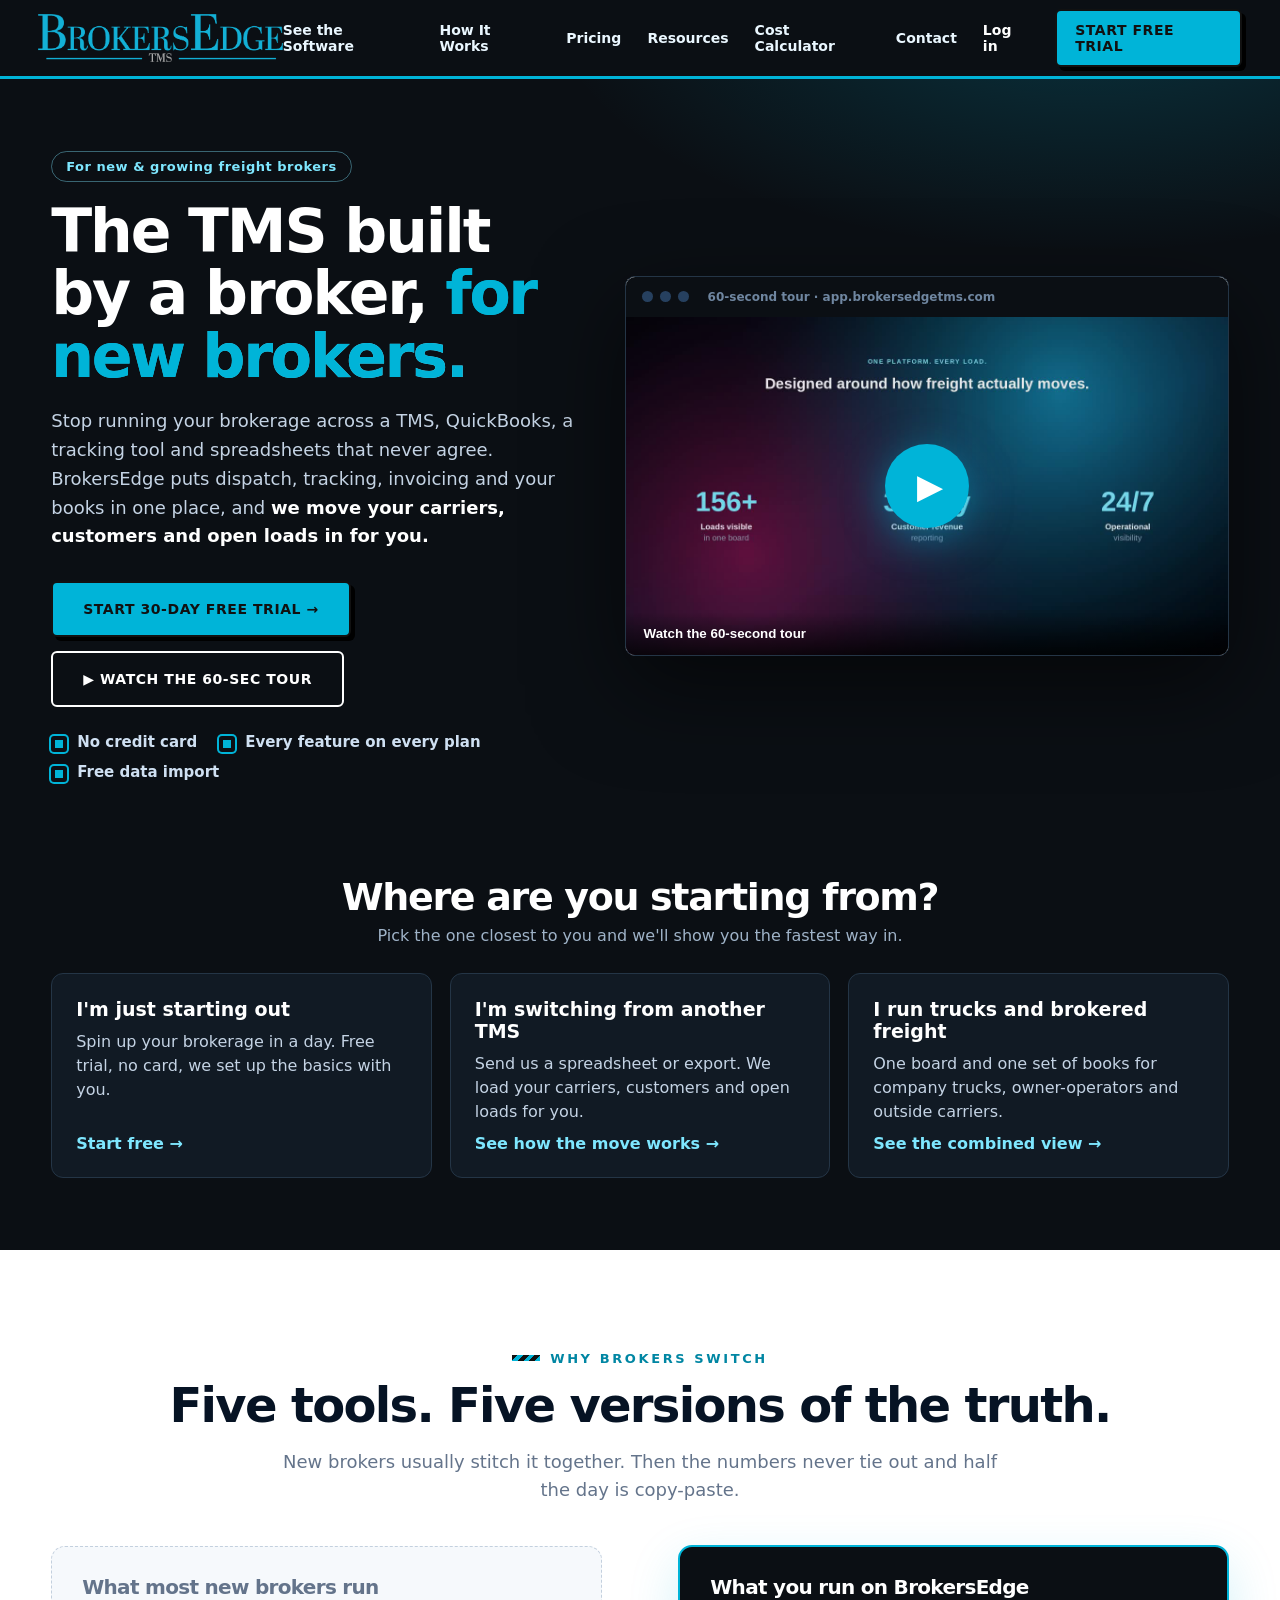
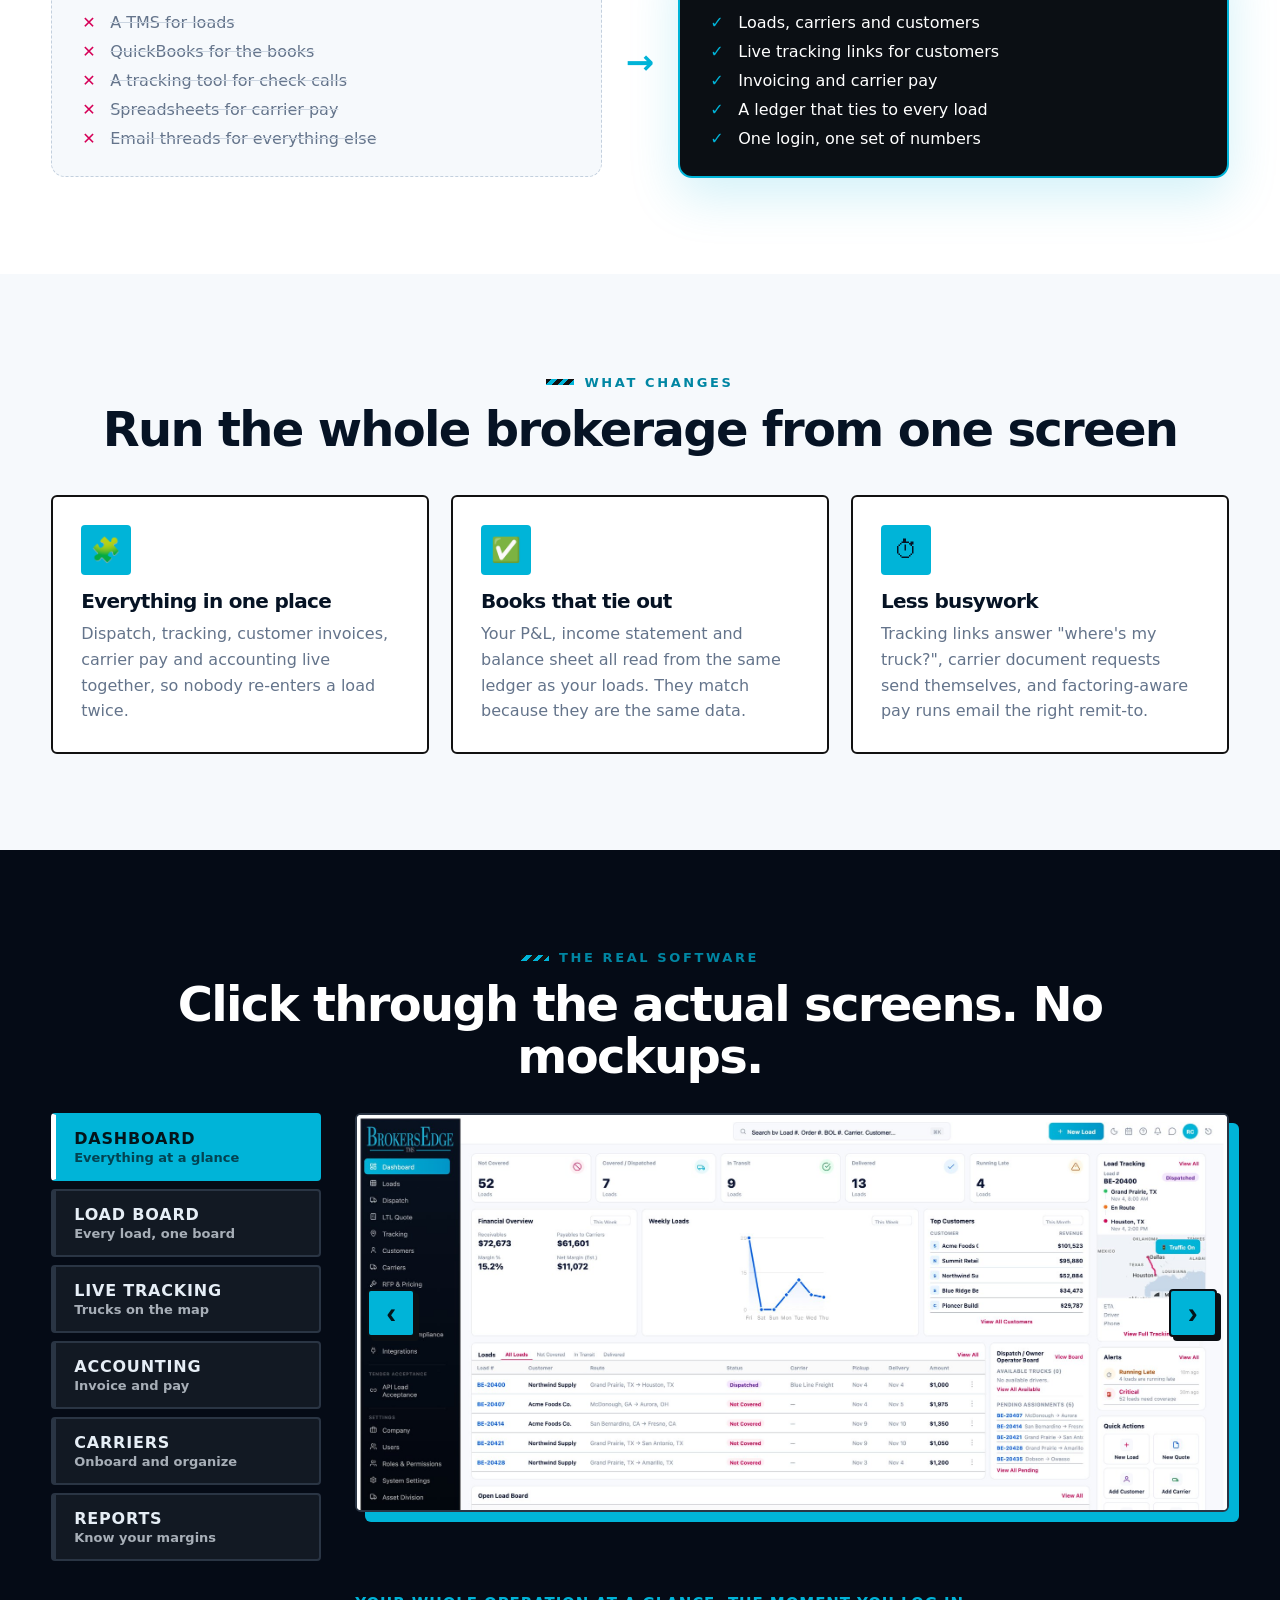
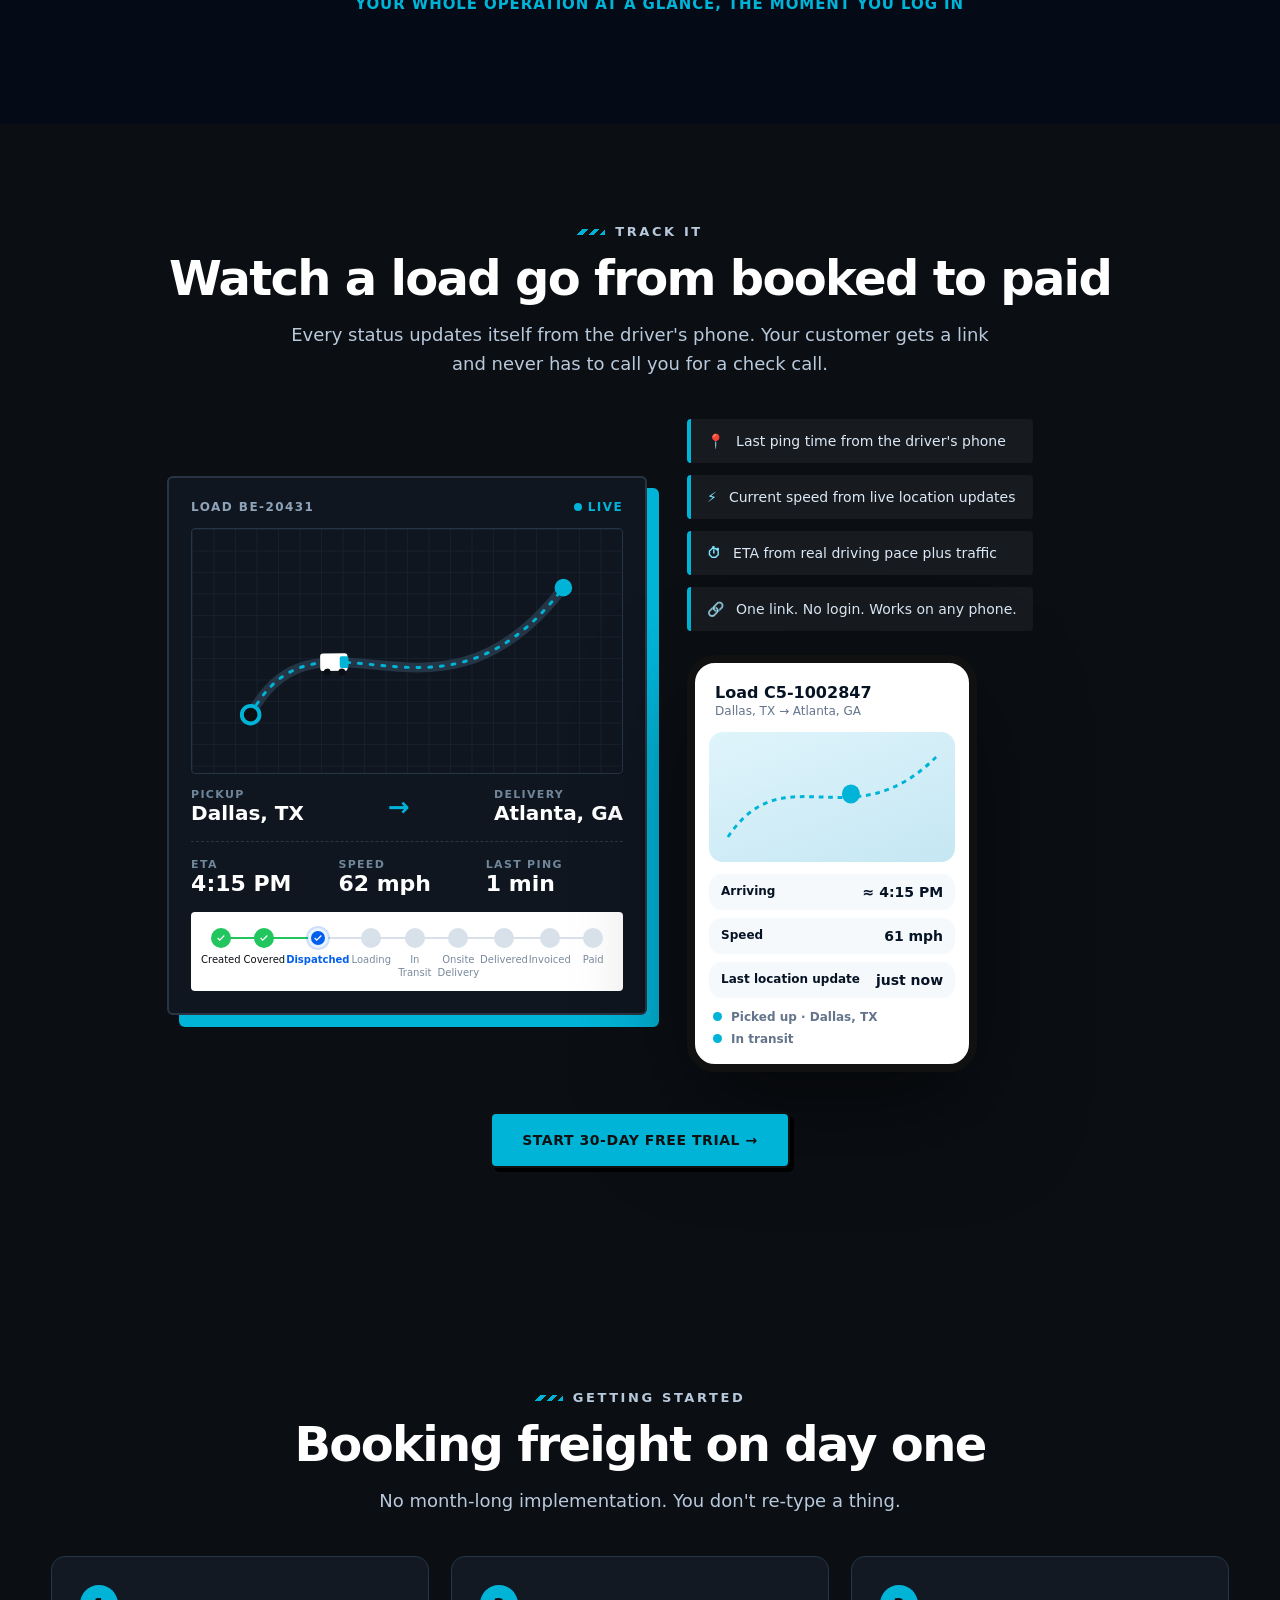
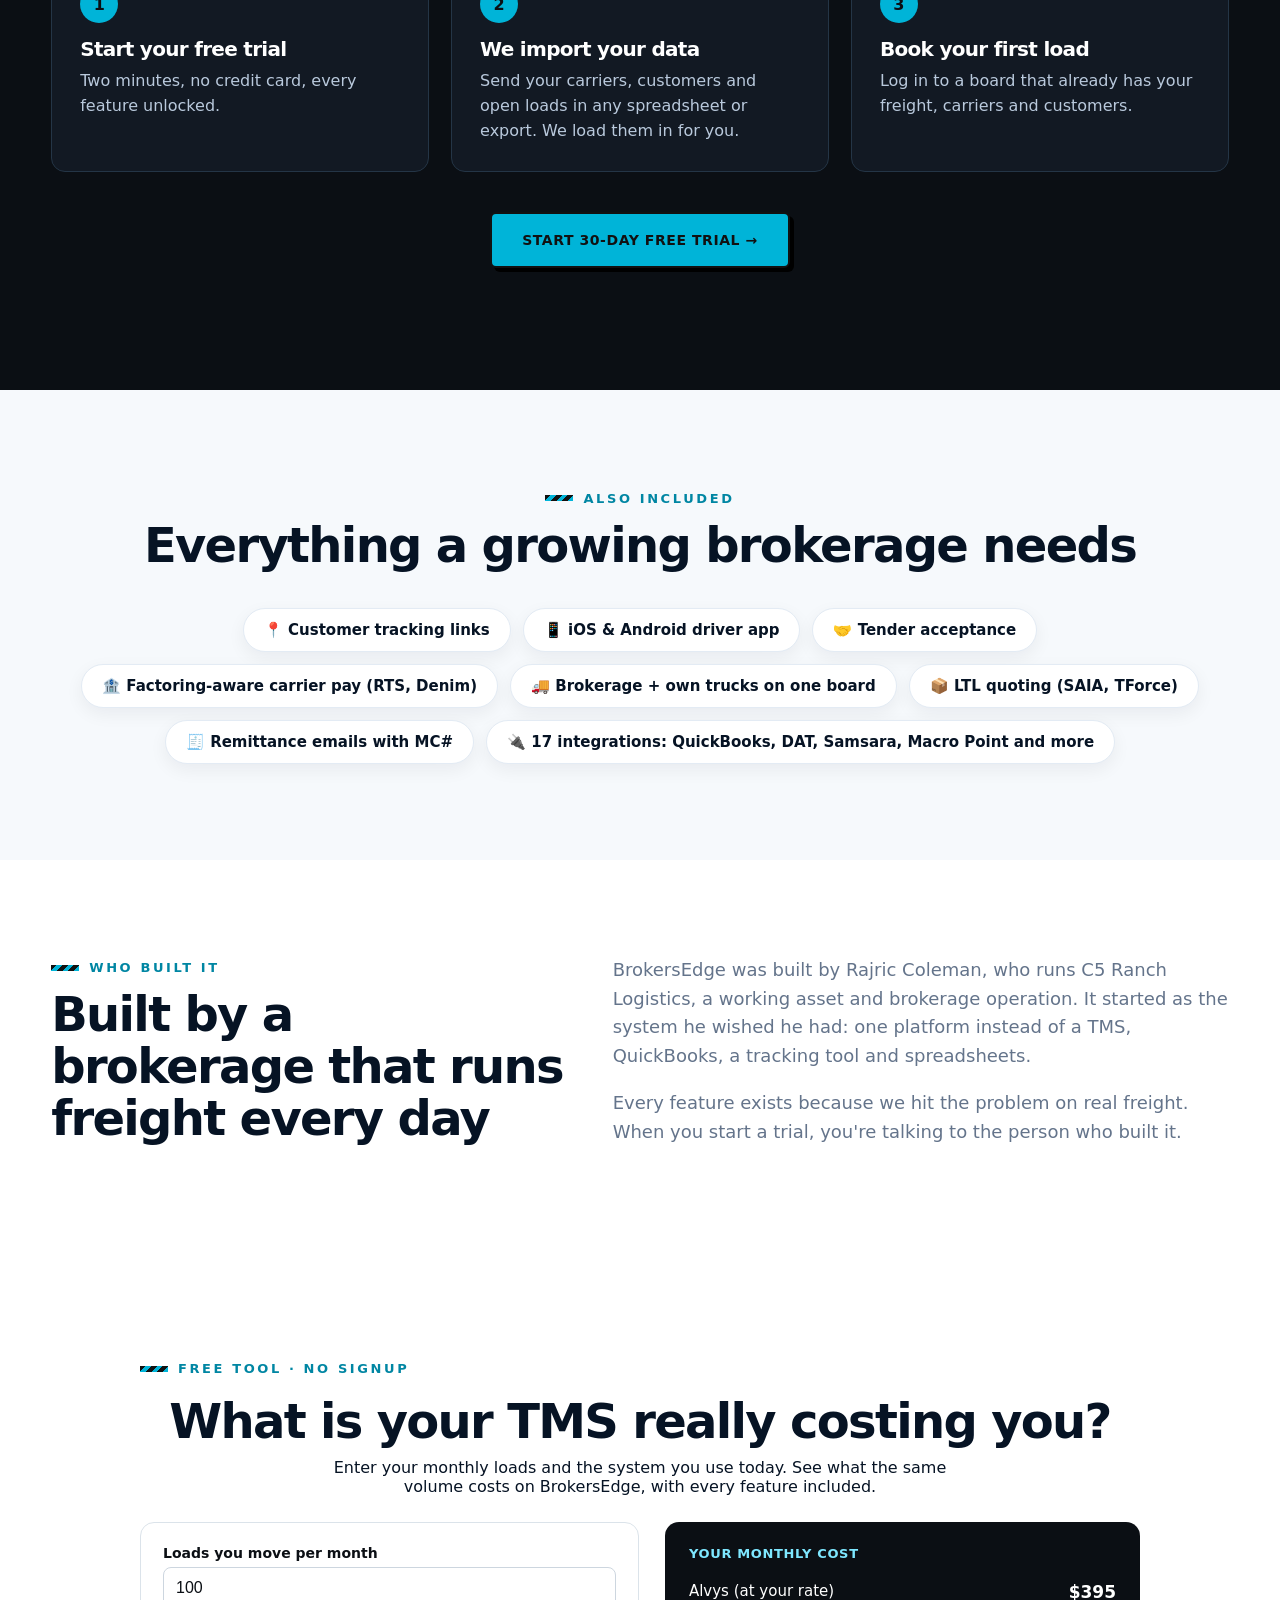
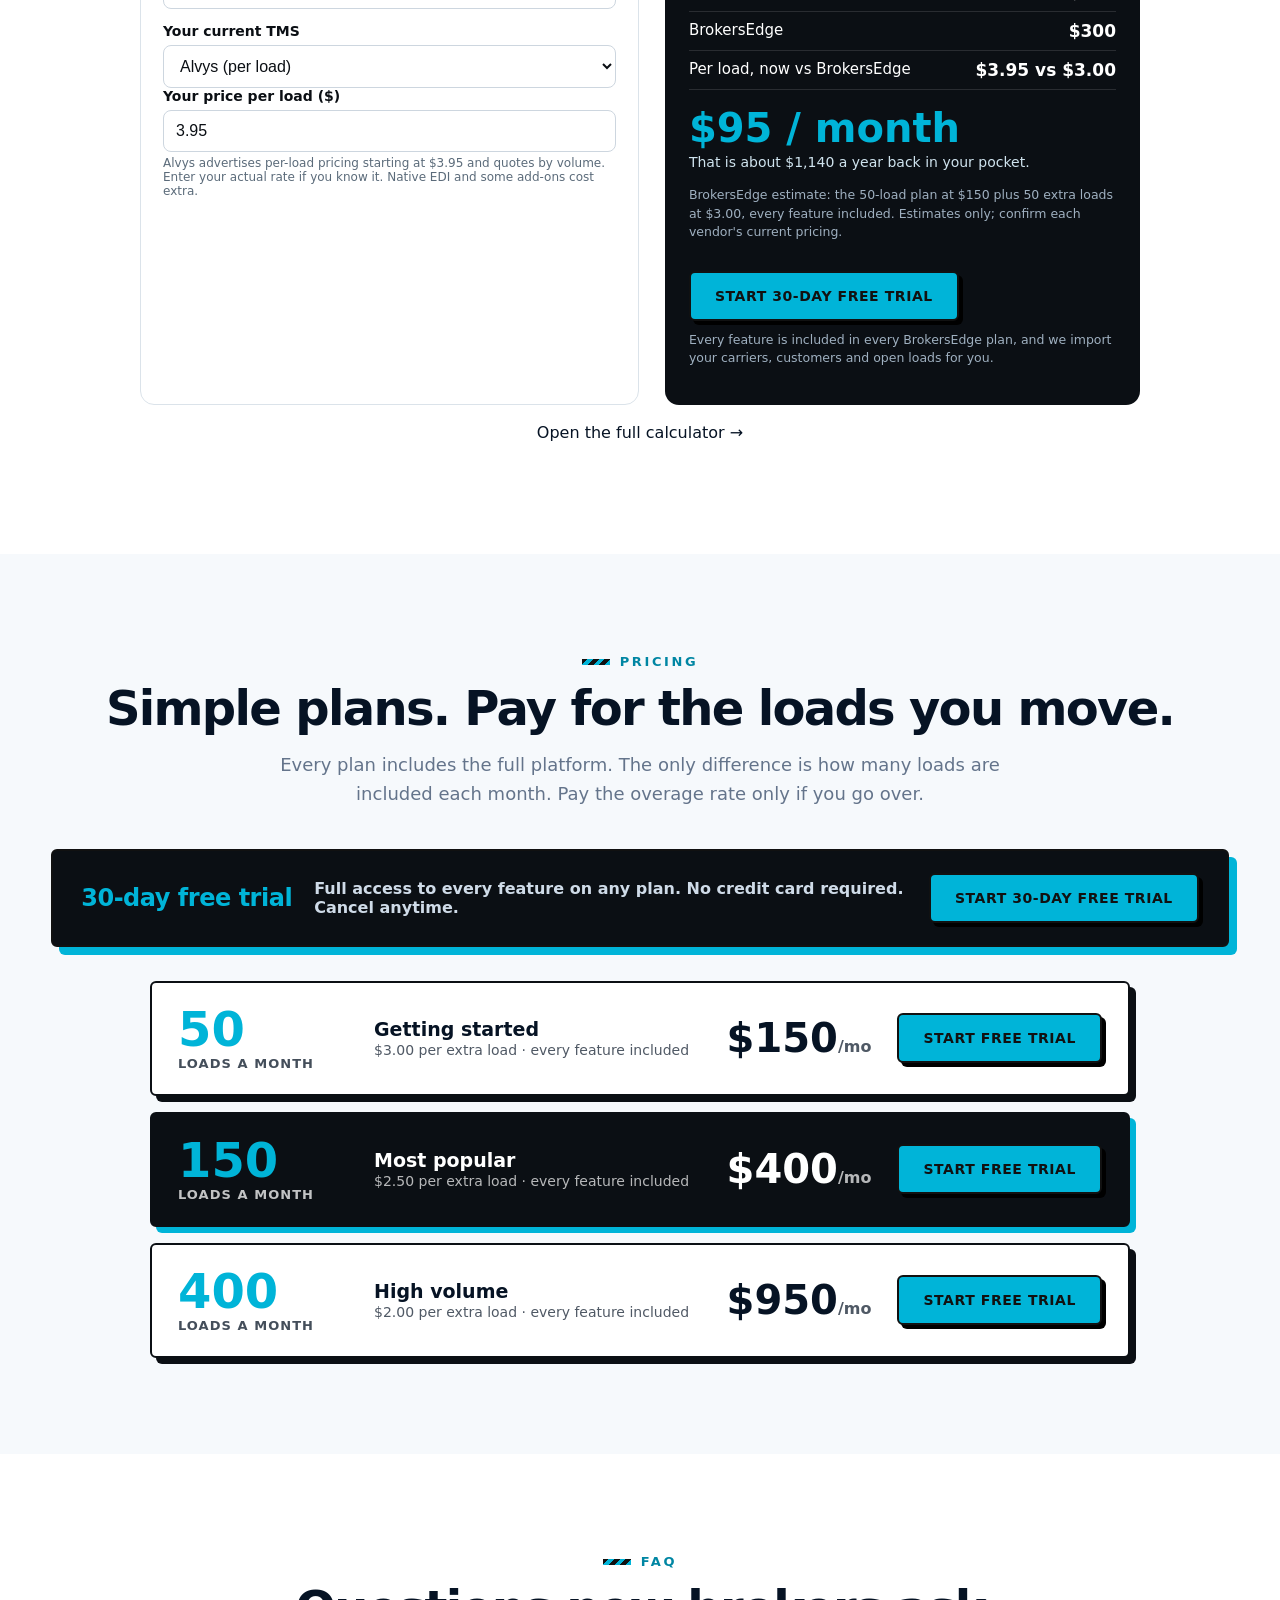
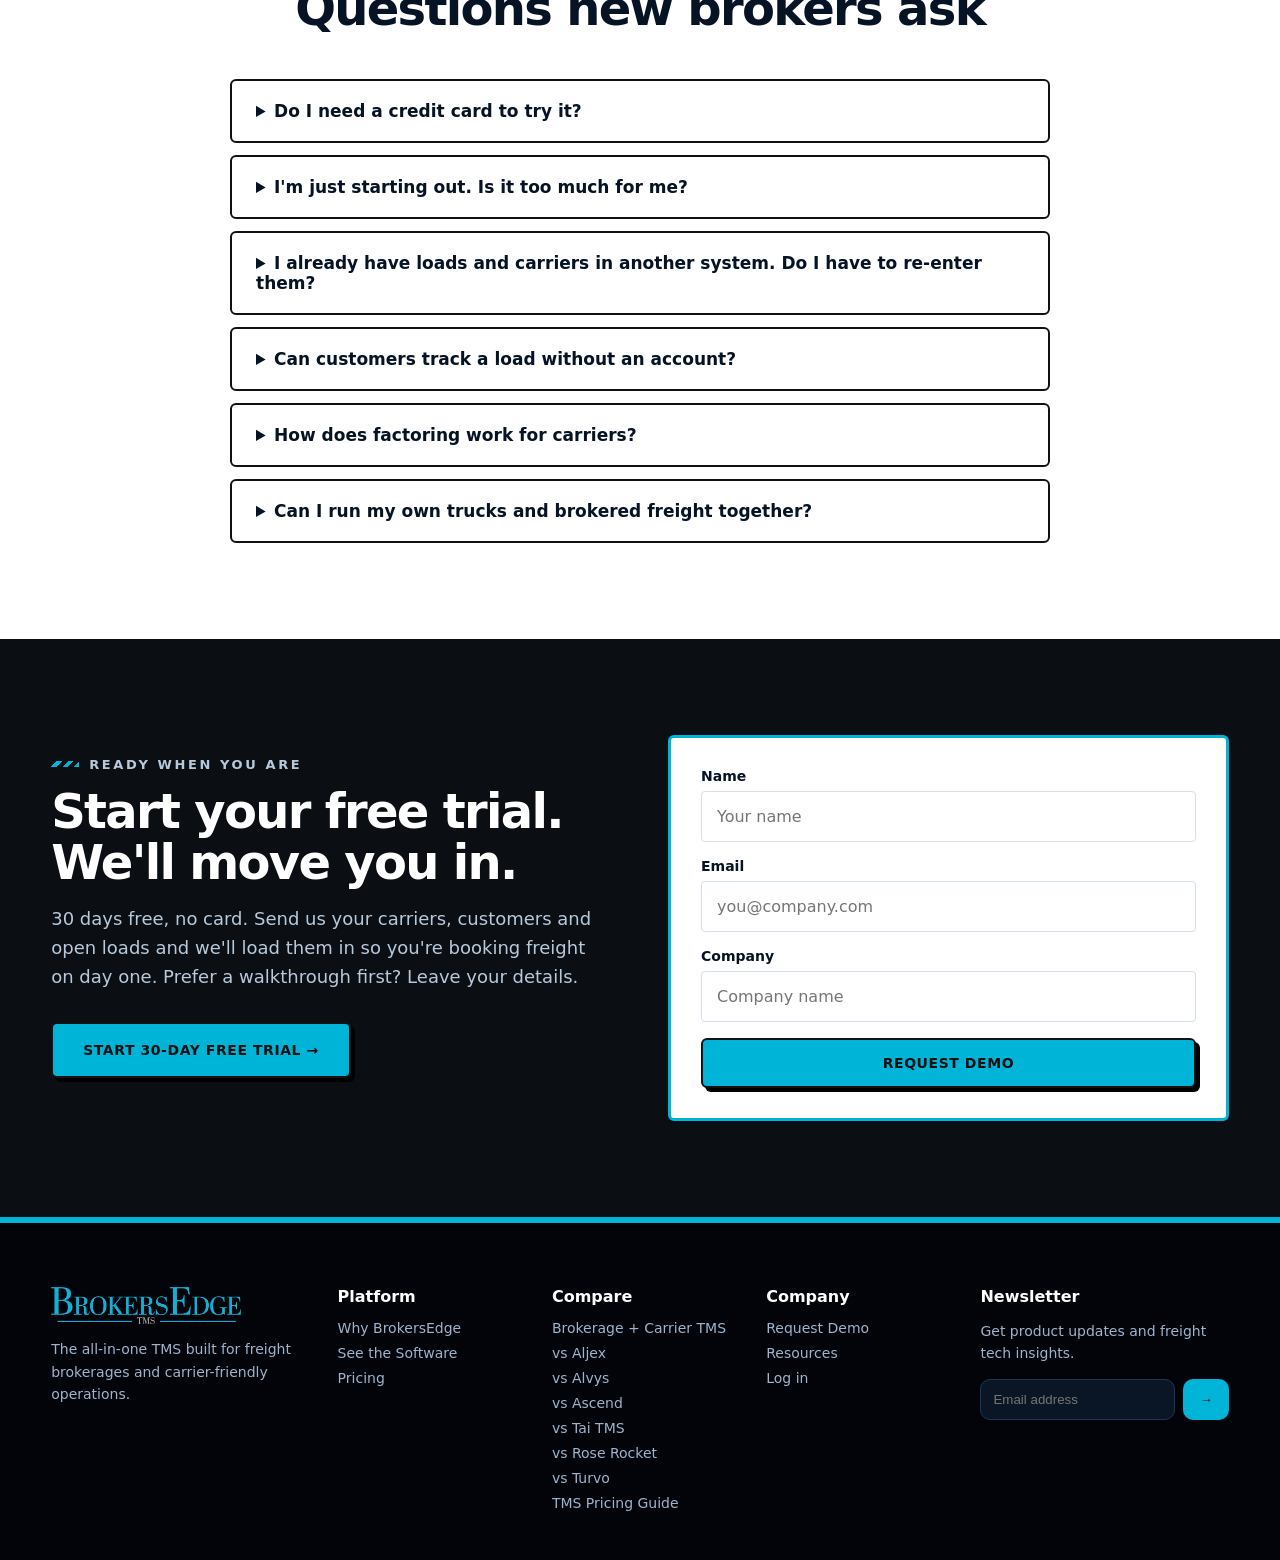
<file: index.html>
<!DOCTYPE html>
<html lang="en">
<head>
  <meta charset="UTF-8" />
  <meta name="viewport" content="width=device-width, initial-scale=1.0" />
  <title>BrokersEdge TMS | Freight Brokerage & Carrier TMS</title>
  <meta name="description" content="BrokersEdge TMS runs your truckload and freight brokerage, carriers, dispatch and accounting in one platform. Live tracking with speed and ETA, tender acceptance, and factoring-aware carrier pay." />
  <link rel="canonical" href="https://www.brokersedgetms.com/" />
  <link rel="icon" type="image/svg+xml" href="/favicon.svg" />
  <link rel="icon" type="image/png" sizes="32x32" href="/favicon-32x32.png" />
  <link rel="icon" type="image/png" sizes="16x16" href="/favicon-16x16.png" />
  <link rel="shortcut icon" href="/favicon.ico" />
  <link rel="apple-touch-icon" sizes="180x180" href="/apple-touch-icon.png" />

  <meta property="og:type" content="website" />
  <meta property="og:site_name" content="BrokersEdge TMS" />
  <meta property="og:title" content="BrokersEdge TMS | Freight Brokerage & Carrier TMS" />
  <meta property="og:description" content="Run your brokerage, carrier network, dispatch, and accounting from one modern TMS. Load management, tender acceptance, tracking, documents, and accounting in one platform." />
  <meta property="og:url" content="https://www.brokersedgetms.com/" />
  <meta property="og:image" content="https://www.brokersedgetms.com/assets/new-dashboard.png" />
  <meta property="og:image:alt" content="BrokersEdge TMS dashboard interface preview" />
  <meta name="twitter:card" content="summary_large_image" />
  <meta name="twitter:title" content="BrokersEdge TMS | Freight Brokerage & Carrier TMS" />
  <meta name="twitter:description" content="Run your brokerage, carrier network, dispatch, and accounting from one modern TMS." />
  <meta name="twitter:image" content="https://www.brokersedgetms.com/assets/new-dashboard.png" />

  <link rel="stylesheet" href="styles.css" />
  <link rel="stylesheet" href="home.css" />

  <script type="application/ld+json">
  {
    "@context": "https://schema.org",
    "@type": "SoftwareApplication",
    "name": "BrokersEdge TMS",
    "applicationCategory": "BusinessApplication",
    "applicationSubCategory": "Transportation Management System",
    "operatingSystem": "Web",
    "description": "BrokersEdge TMS is an all-in-one transportation management system for freight brokerages, carrier networks, dispatch teams, and accounting operations -- combining load management, tender acceptance, shipment tracking, documents, and accounting in one platform.",
    "url": "https://www.brokersedgetms.com/",
    "image": "https://www.brokersedgetms.com/assets/new-dashboard.png",
    "offers": [
      {"@type":"Offer","name":"Starter","price":"150","priceCurrency":"USD","url":"https://app.brokersedgetms.com/signup"},
      {"@type":"Offer","name":"Growth","price":"400","priceCurrency":"USD","url":"https://app.brokersedgetms.com/signup"},
      {"@type":"Offer","name":"Scale","price":"950","priceCurrency":"USD","url":"https://app.brokersedgetms.com/signup"}
    ],
    "publisher": {
      "@type": "Organization",
      "name": "BrokersEdge TMS",
      "url": "https://www.brokersedgetms.com/",
      "logo": "https://www.brokersedgetms.com/assets/brokersedge-logo-wide.png"
    }
  }
  </script>
<!-- Google tag (gtag.js) -->
<script async src="https://www.googletagmanager.com/gtag/js?id=G-B9E0DRJ74R"></script>
<script>
  window.dataLayer = window.dataLayer || [];
  function gtag(){dataLayer.push(arguments);}
  gtag('js', new Date());
  gtag('config', 'G-B9E0DRJ74R', {linker:{domains:['app.brokersedgetms.com'],accept_incoming:true}});
</script>
</head>
<body>
  <header class="site-header" id="top">
    <nav class="nav-shell">
      <a class="brand" href="#top" aria-label="BrokersEdge TMS home">
        <img src="assets/brokersedge-logo-wide-clear.png" alt="BrokersEdge TMS logo" />
      </a>
      <button class="menu-toggle" aria-label="Open menu" aria-expanded="false">☰</button>
      <div class="nav-links" data-nav>
        <a href="#tour">See the Software</a>
        <a href="#start">How It Works</a>
        <a href="#pricing">Pricing</a>
        <a href="/resources/">Resources</a>
        <a href="/tools/tms-cost-calculator/">Cost Calculator</a>
        <a href="#contact">Contact</a>
        <a class="login" href="https://app.brokersedgetms.com/login">Log in</a>
        <a class="btn btn-primary" href="https://app.brokersedgetms.com/signup">Start Free Trial</a>
      </div>
    </nav>
  </header>

  <main>
    <!-- HERO -->
    <section class="hero2">
      <div class="container hero2-grid">
        <div class="hero2-copy">
          <p class="hero2-pill">For new &amp; growing freight brokers</p>
          <h1>The TMS built by a broker, <span class="grad">for new brokers.</span></h1>
          <p class="hero2-sub">Stop running your brokerage across a TMS, QuickBooks, a tracking tool and spreadsheets that never agree. BrokersEdge puts dispatch, tracking, invoicing and your books in one place, and <b>we move your carriers, customers and open loads in for you.</b></p>
          <div class="hero-actions">
            <a class="btn btn-primary btn-lg" href="https://app.brokersedgetms.com/signup">Start 30-Day Free Trial →</a>
            <a class="btn btn-secondary btn-lg" href="#watch" data-watch="1">▶ Watch the 60-sec tour</a>
          </div>
          <ul class="trust-row"><li>No credit card</li><li>Every feature on every plan</li><li>Free data import</li></ul>
        </div>
        <div class="hero2-shot" id="watch">
          <div class="shot vid" id="vidbox"><div class="tf-bar"><i></i><i></i><i></i><span>60-second tour · app.brokersedgetms.com</span></div>
          <button class="vid-play" id="vidplay" aria-label="Play 60-second product tour"><img src="/assets/promo-poster.jpg" alt="BrokersEdge TMS 60-second product tour" width="1280" height="720" fetchpriority="high" /><span class="vid-btn">▶</span><span class="vid-cap">Watch the 60-second tour</span></button></div>
        </div>
      </div>
    </section>

    <!-- SETUP CHOOSER -->
    <section class="setup">
      <div class="container">
        <h2>Where are you starting from?</h2>
        <p class="setup-sub">Pick the one closest to you and we'll show you the fastest way in.</p>
        <div class="setup-grid">
          <a class="setup-card" data-setup="new" href="https://app.brokersedgetms.com/signup"><b>I'm just starting out</b><span>Spin up your brokerage in a day. Free trial, no card, we set up the basics with you.</span><i>Start free →</i></a>
          <a class="setup-card" data-setup="switching" href="/switch/"><b>I'm switching from another TMS</b><span>Send us a spreadsheet or export. We load your carriers, customers and open loads for you.</span><i>See how the move works →</i></a>
          <a class="setup-card" data-setup="asset" href="/brokerage-carrier-tms/"><b>I run trucks and brokered freight</b><span>One board and one set of books for company trucks, owner-operators and outside carriers.</span><i>See the combined view →</i></a>
        </div>
      </div>
    </section>

    <!-- PROBLEM / SOLUTION -->


    <section class="section-pad stack" id="why">
      <div class="container center-copy">
        <p class="eyebrow reveal">Why brokers switch</p>
        <h2 class="reveal">Five tools. Five versions of the truth.</h2>
        <p class="lead reveal">New brokers usually stitch it together. Then the numbers never tie out and half the day is copy-paste.</p>
      </div>
      <div class="container stack-grid">
        <div class="stack-card before reveal">
          <h3>What most new brokers run</h3>
          <ul><li>A TMS for loads</li><li>QuickBooks for the books</li><li>A tracking tool for check calls</li><li>Spreadsheets for carrier pay</li><li>Email threads for everything else</li></ul>
        </div>
        <div class="stack-arrow reveal" aria-hidden="true">→</div>
        <div class="stack-card after reveal" data-d="1">
          <h3>What you run on BrokersEdge</h3>
          <ul><li>Loads, carriers and customers</li><li>Live tracking links for customers</li><li>Invoicing and carrier pay</li><li>A ledger that ties to every load</li><li>One login, one set of numbers</li></ul>
        </div>
      </div>
    </section>

    <!-- BENEFITS -->
    <section class="section-pad light benefits" id="benefits">
      <div class="container center-copy">
        <p class="eyebrow reveal">What changes</p>
        <h2 class="reveal">Run the whole brokerage from one screen</h2>
      </div>
      <div class="container benefit-grid">
        <article class="feature-card reveal"><div class="icon">🧩</div><h3>Everything in one place</h3><p>Dispatch, tracking, customer invoices, carrier pay and accounting live together, so nobody re-enters a load twice.</p></article>
        <article class="feature-card reveal" data-d="1"><div class="icon">✅</div><h3>Books that tie out</h3><p>Your P&amp;L, income statement and balance sheet all read from the same ledger as your loads. They match because they are the same data.</p></article>
        <article class="feature-card reveal" data-d="2"><div class="icon">⏱</div><h3>Less busywork</h3><p>Tracking links answer "where's my truck?", carrier document requests send themselves, and factoring-aware pay runs email the right remit-to.</p></article>
      </div>
    </section>

    <!-- TOUR -->
    <section class="section-pad" id="tour" style="background:#050b16;color:#fff">
      <div class="container center-copy">
        <p class="eyebrow reveal">The real software</p>
        <h2 class="reveal">Click through the actual screens. No mockups.</h2>
      </div>
      <div class="container tour-wrap">
        <div class="tour-tabs"><button class="tour-tab active" data-i="0"><b>Dashboard</b><small>Everything at a glance</small></button><button class="tour-tab" data-i="1"><b>Load Board</b><small>Every load, one board</small></button><button class="tour-tab" data-i="2"><b>Live Tracking</b><small>Trucks on the map</small></button><button class="tour-tab" data-i="3"><b>Accounting</b><small>Invoice and pay</small></button><button class="tour-tab" data-i="4"><b>Carriers</b><small>Onboard and organize</small></button><button class="tour-tab" data-i="5"><b>Reports</b><small>Know your margins</small></button></div>
        <div class="tour-stage">
          <button class="tour-arrow prev" aria-label="Previous screen">&#8249;</button>
          <div class="tour-frame"><div class="tour-slide active"><img src="/assets/app-dashboard.jpg" alt="BrokersEdge TMS Dashboard" width="2000" height="909" /></div><div class="tour-slide"><img src="/assets/app-loads.jpg" alt="BrokersEdge TMS Load Board" width="2000" height="909" loading="lazy" /></div><div class="tour-slide"><img src="/assets/app-tracking.jpg" alt="BrokersEdge TMS Live Tracking" width="2000" height="909" loading="lazy" /></div><div class="tour-slide"><img src="/assets/app-accounting.jpg" alt="BrokersEdge TMS Accounting" width="2000" height="909" loading="lazy" /></div><div class="tour-slide"><img src="/assets/app-carriers.jpg" alt="BrokersEdge TMS Carriers" width="2000" height="909" loading="lazy" /></div><div class="tour-slide"><img src="/assets/app-reports.jpg" alt="BrokersEdge TMS Reports" width="2000" height="909" loading="lazy" /></div></div>
          <button class="tour-arrow next" aria-label="Next screen">&#8250;</button>
        </div>
        <p class="tour-cap" id="tourCap">Your whole operation at a glance, the moment you log in</p>
      </div>
    </section>
    <!-- LIVE TRACKING (animated) -->
    <section class="section-pad dark-panel track2" id="tracking">
      <div class="container">
        <div class="center-copy">
          <p class="eyebrow reveal">Track it</p>
          <h2 class="reveal">Watch a load go from booked to paid</h2>
          <p class="lead reveal">Every status updates itself from the driver's phone. Your customer gets a link and never has to call you for a check call.</p>
        </div>
        <div class="track2-grid">
          <div class="route-card reveal" aria-hidden="true">
          <div class="rc-head"><span>LOAD BE-20431</span><span class="rc-live"><i></i>LIVE</span></div>
          <svg class="rc-map" viewBox="0 0 440 250" xmlns="http://www.w3.org/2000/svg">
            <defs><pattern id="rcg" width="22" height="22" patternUnits="userSpaceOnUse"><path d="M22 0H0V22" fill="none" stroke="#1d2a38" stroke-width="1"/></pattern></defs>
            <rect width="440" height="250" fill="url(#rcg)"/>
            <path id="rcpath" d="M60 190 C 130 60, 250 230, 380 60" fill="none" stroke="#243546" stroke-width="10" stroke-linecap="round"/>
            <path d="M60 190 C 130 60, 250 230, 380 60" fill="none" stroke="#00b4d8" stroke-width="3" stroke-dasharray="3 9" stroke-linecap="round"/>
            <circle cx="60" cy="190" r="9" fill="#0b0f14" stroke="#00b4d8" stroke-width="4"/>
            <circle cx="380" cy="60" r="9" fill="#00b4d8"/>
            <g><rect x="-14" y="-9" width="28" height="18" rx="3" fill="#fff"/><rect x="6" y="-6" width="9" height="12" rx="2" fill="#00b4d8"/><circle cx="-7" cy="10" r="3.5" fill="#0b0f14"/><circle cx="8" cy="10" r="3.5" fill="#0b0f14"/>
              <animateMotion dur="9s" repeatCount="indefinite" rotate="auto"><mpath href="#rcpath"/></animateMotion></g>
          </svg>
          <div class="rc-lane"><div><small>PICKUP</small><b>Dallas, TX</b></div><div class="rc-arrow">→</div><div><small>DELIVERY</small><b>Atlanta, GA</b></div></div>
          <div class="rc-row"><div><small>ETA</small><b>4:15 PM</b></div><div><small>SPEED</small><b>62 mph</b></div><div><small>LAST PING</small><b>1 min</b></div></div>
          <div class="lsbar" id="lsBar"><div class="ls-step"><i class="ls-line"></i><span class="ls-dot"><svg width="10" height="10" viewBox="0 0 24 24" fill="none" stroke="#fff" stroke-width="3"><polyline points="20 6 9 17 4 12"/></svg></span><p>Created</p></div><div class="ls-step"><i class="ls-line"></i><span class="ls-dot"><svg width="10" height="10" viewBox="0 0 24 24" fill="none" stroke="#fff" stroke-width="3"><polyline points="20 6 9 17 4 12"/></svg></span><p>Covered</p></div><div class="ls-step"><i class="ls-line"></i><span class="ls-dot"><svg width="10" height="10" viewBox="0 0 24 24" fill="none" stroke="#fff" stroke-width="3"><polyline points="20 6 9 17 4 12"/></svg></span><p>Dispatched</p></div><div class="ls-step"><i class="ls-line"></i><span class="ls-dot"><svg width="10" height="10" viewBox="0 0 24 24" fill="none" stroke="#fff" stroke-width="3"><polyline points="20 6 9 17 4 12"/></svg></span><p>Loading</p></div><div class="ls-step"><i class="ls-line"></i><span class="ls-dot"><svg width="10" height="10" viewBox="0 0 24 24" fill="none" stroke="#fff" stroke-width="3"><polyline points="20 6 9 17 4 12"/></svg></span><p>In Transit</p></div><div class="ls-step"><i class="ls-line"></i><span class="ls-dot"><svg width="10" height="10" viewBox="0 0 24 24" fill="none" stroke="#fff" stroke-width="3"><polyline points="20 6 9 17 4 12"/></svg></span><p>Onsite Delivery</p></div><div class="ls-step"><i class="ls-line"></i><span class="ls-dot"><svg width="10" height="10" viewBox="0 0 24 24" fill="none" stroke="#fff" stroke-width="3"><polyline points="20 6 9 17 4 12"/></svg></span><p>Delivered</p></div><div class="ls-step"><i class="ls-line"></i><span class="ls-dot"><svg width="10" height="10" viewBox="0 0 24 24" fill="none" stroke="#fff" stroke-width="3"><polyline points="20 6 9 17 4 12"/></svg></span><p>Invoiced</p></div><div class="ls-step"><i class="ls-line"></i><span class="ls-dot"><svg width="10" height="10" viewBox="0 0 24 24" fill="none" stroke="#fff" stroke-width="3"><polyline points="20 6 9 17 4 12"/></svg></span><p>Paid</p></div></div>

        </div>
          <div class="track2-side">
            <ul class="steplist reveal">
              <li><b>📍</b> Last ping time from the driver's phone</li>
              <li><b>⚡</b> Current speed from live location updates</li>
              <li><b>⏱</b> ETA from real driving pace plus traffic</li>
              <li><b>🔗</b> One link. No login. Works on any phone.</li>
            </ul>
          <div class="phone reveal" data-d="1">
            <h4>Load C5-1002847</h4><p class="sub">Dallas, TX → Atlanta, GA</p>
            <div class="ph-map"><svg viewBox="0 0 260 130" preserveAspectRatio="none"><path d="M20 105 C 80 20, 150 110, 240 25" fill="none" stroke="#00b4d8" stroke-width="3" stroke-dasharray="5 5"/><circle cx="150" cy="62" r="7" fill="#00b4d8"><animate attributeName="r" values="6;10;6" dur="1.8s" repeatCount="indefinite"/></circle></svg></div>
            <div class="ph-row"><span>Arriving</span><b id="phEta">≈ 4:15 PM</b></div>
            <div class="ph-row"><span>Speed</span><b id="phSpeed">62 mph</b></div>
            <div class="ph-row"><span>Last location update</span><b id="phPing">just now</b></div>
            <div class="tl"><div>Picked up · Dallas, TX</div><div>In transit</div></div>
          </div>
          </div>
        </div>
        <div class="center-copy"><div class="hero-actions" style="justify-content:center"><a class="btn btn-primary btn-lg" href="https://app.brokersedgetms.com/signup">Start 30-Day Free Trial →</a></div></div>
      </div>
    </section>

    <!-- START -->
    <section class="section-pad dark-panel" id="start">
      <div class="container center-copy">
        <p class="eyebrow reveal">Getting started</p>
        <h2 class="reveal">Booking freight on day one</h2>
        <p class="lead reveal">No month-long implementation. You don't re-type a thing.</p>
      </div>
      <div class="container start-grid">
        <div class="start-step reveal"><span>1</span><h3>Start your free trial</h3><p>Two minutes, no credit card, every feature unlocked.</p></div>
        <div class="start-step reveal" data-d="1"><span>2</span><h3>We import your data</h3><p>Send your carriers, customers and open loads in any spreadsheet or export. We load them in for you.</p></div>
        <div class="start-step reveal" data-d="2"><span>3</span><h3>Book your first load</h3><p>Log in to a board that already has your freight, carriers and customers.</p></div>
      </div>
      <div class="container center-copy"><div class="hero-actions" style="justify-content:center"><a class="btn btn-primary btn-lg" href="https://app.brokersedgetms.com/signup">Start 30-Day Free Trial →</a></div></div>
    </section>

    <!-- ALSO INCLUDED -->
    <section class="section-pad light also" id="included">
      <div class="container center-copy">
        <p class="eyebrow reveal">Also included</p>
        <h2 class="reveal">Everything a growing brokerage needs</h2>
      </div>
      <div class="container chip-grid reveal">
        <span>📍 Customer tracking links</span><span>📱 iOS &amp; Android driver app</span><span>🤝 Tender acceptance</span><span>🏦 Factoring-aware carrier pay (RTS, Denim)</span><span>🚚 Brokerage + own trucks on one board</span><span>📦 LTL quoting (SAIA, TForce)</span><span>🧾 Remittance emails with MC#</span><span>🔌 17 integrations: QuickBooks, DAT, Samsara, Macro Point and more</span>
      </div>
    </section>

    <!-- FOUNDER -->
    <section class="section-pad founder" id="about">
      <div class="container founder-grid">
        <div>
          <p class="eyebrow reveal">Who built it</p>
          <h2 class="reveal">Built by a brokerage that runs freight every day</h2>
        </div>
        <div class="reveal">
          <p class="lead" style="margin-top:0">BrokersEdge was built by Rajric Coleman, who runs C5 Ranch Logistics, a working asset and brokerage operation. It started as the system he wished he had: one platform instead of a TMS, QuickBooks, a tracking tool and spreadsheets.</p>
          <p class="lead">Every feature exists because we hit the problem on real freight. When you start a trial, you're talking to the person who built it.</p>
        </div>
      </div>
    </section>

    <!-- PRICING -->

    <section class="section-pad" id="calculator">
      <div class="container" style="max-width:1000px">
        <p class="eyebrow" style="text-align:center">Free tool · no signup</p>
        <h2 style="text-align:center;margin:6px 0 10px">What is your TMS really costing you?</h2>
        <p style="text-align:center;max-width:640px;margin:0 auto 26px">Enter your monthly loads and the system you use today. See what the same volume costs on BrokersEdge, with every feature included.</p>
<style>
.sv{display:grid;grid-template-columns:1.05fr 1fr;gap:26px;align-items:stretch}
@media(max-width:800px){.sv{grid-template-columns:1fr}}
.sv-in{background:#fff;border:1px solid #dbe3ea;border-radius:14px;padding:22px}
.sv-in label{display:block;font-weight:600;font-size:14px;margin:14px 0 6px;color:#0b0f14}
.sv-in label:first-child{margin-top:0}
.sv-in input,.sv-in select{width:100%;padding:11px 12px;border:1px solid #cdd6df;border-radius:8px;font-size:16px;background:#fff;color:#0b0f14}
.sv-in small{display:block;color:#5b6b7a;font-size:12px;margin-top:4px}
.sv-row2{display:grid;grid-template-columns:1fr 1fr;gap:12px}
.sv-out{background:#0b0f14;color:#fff;border-radius:14px;padding:24px;display:flex;flex-direction:column}
.sv-out h3{margin:0 0 12px;font-size:13px;color:#7ee7ff;letter-spacing:.05em;text-transform:uppercase}
.sv-line{display:flex;justify-content:space-between;gap:12px;padding:9px 0;border-bottom:1px solid rgba(255,255,255,.12);font-size:15px}
.sv-line b{font-size:17px}
.sv-big{font-size:40px;font-weight:800;color:#00b4d8;line-height:1.1;margin:16px 0 4px}
.sv-sub{font-size:14px;color:#cfe3ee;min-height:20px}
.sv-note{font-size:12.5px;color:#9fb0c0;margin-top:12px;line-height:1.5}
.sv-cta{margin-top:auto;padding-top:16px}
.sv-hide{display:none}
</style>
<div class="sv" id="sv">
 <div class="sv-in">
  <label for="sv-loads">Loads you move per month</label>
  <input id="sv-loads" type="number" min="0" step="1" value="100" inputmode="numeric" />
  <label for="sv-tms">Your current TMS</label>
  <select id="sv-tms">
    <option value="alvys">Alvys (per load)</option>
    <option value="other">Another system (enter your cost)</option>
  </select>
  <div id="sv-alvys">
    <label for="sv-rate">Your price per load ($)</label>
    <input id="sv-rate" type="number" min="0" step="any" value="3.95" inputmode="decimal" />
    <small>Alvys advertises per-load pricing starting at $3.95 and quotes by volume. Enter your actual rate if you know it. Native EDI and some add-ons cost extra.</small>
  </div>
  <div id="sv-other" class="sv-hide">
    <label for="sv-cost">What you pay each month ($)</label>
    <input id="sv-cost" type="number" min="0" step="any" value="500" inputmode="decimal" />
    <small>Include every seat, add-on, accounting, tracking and EDI fee.</small>
  </div>
 </div>
 <div class="sv-out" aria-live="polite">
  <h3>Your monthly cost</h3>
  <div class="sv-line"><span id="sv-cur-name">Alvys (at your rate)</span><b id="sv-cur">-</b></div>
  <div class="sv-line"><span>BrokersEdge</span><b id="sv-be">-</b></div>
  <div class="sv-line"><span>Per load, now vs BrokersEdge</span><b id="sv-pl">-</b></div>
  <div class="sv-big" id="sv-save">-</div>
  <div class="sv-sub" id="sv-sub">&nbsp;</div>
  <p class="sv-note" id="sv-plan-note"></p>
  <div class="sv-cta"><a class="btn btn-primary" href="https://app.brokersedgetms.com/signup">Start 30-Day Free Trial</a>
  <p class="sv-note" style="margin-top:10px">Every feature is included in every BrokersEdge plan, and we import your carriers, customers and open loads for you.</p></div>
 </div>
</div>
<script>
(function(){
 var $=function(id){return document.getElementById(id)};
 function num(id){var v=parseFloat($(id).value);return isFinite(v)&&v>0?v:0}
 function usd(v){return (v<0?'-':'')+'$'+Math.abs(v).toLocaleString('en-US',{maximumFractionDigits:0})}
 function usd2(v){return '$'+v.toLocaleString('en-US',{minimumFractionDigits:2,maximumFractionDigits:2})}
 var PLANS=[{n:50,base:150,over:3},{n:150,base:400,over:2.5},{n:400,base:950,over:2}];
 function be(loads){
  var best=null;
  PLANS.forEach(function(p){var c=p.base+Math.max(0,loads-p.n)*p.over;if(!best||c<best.cost)best={cost:c,n:p.n,base:p.base,over:p.over}});
  return best;
 }
 var used=false;
 function calc(){
  var loads=num('sv-loads'),t=$('sv-tms').value,cur=0,name='';
  $('sv-alvys').className=t==='alvys'?'':'sv-hide';
  $('sv-other').className=t==='other'?'':'sv-hide';
  if(t==='alvys'){cur=loads*num('sv-rate');name='Alvys (at your rate)';}
  else{cur=num('sv-cost');name='Your current TMS';}
  var b=be(loads),cost=loads>0?b.cost:0;
  $('sv-cur-name').textContent=name;
  $('sv-cur').textContent=usd(cur);
  $('sv-be').textContent=loads>0?usd(cost):'-';
  $('sv-pl').textContent=loads>0?usd2(cur/loads)+' vs '+usd2(cost/loads):'-';
  var save=cur-cost,big=$('sv-save'),sub=$('sv-sub'),note=$('sv-plan-note');
  if(loads<=0||cur<=0){big.textContent='-';sub.innerHTML='&nbsp;';note.textContent='';return;}
  if(save>0){big.textContent=usd(save)+' / month';sub.textContent='That is about '+usd(save*12)+' a year back in your pocket.';}
  else{big.textContent='About even';sub.textContent='At this volume your current cost is at or below BrokersEdge. Compare features, support and what each plan includes.';}
  var ov=Math.max(0,loads-b.n);
  note.textContent='BrokersEdge estimate: the '+b.n+'-load plan at '+usd(b.base)+(ov>0?' plus '+ov+' extra loads at '+usd2(b.over):'')+', every feature included. Estimates only; confirm each vendor\'s current pricing.';
 }
 ['sv-loads','sv-tms','sv-rate','sv-cost'].forEach(function(id){
  $(id).addEventListener('input',function(){calc();if(!used&&typeof gtag==='function'){used=true;gtag('event','calculator_use',{tool:'tms_cost',transport_type:'beacon'});}});
  $(id).addEventListener('change',calc);
 });
 calc();
})();
</script>

        <p style="text-align:center;margin-top:18px"><a href="/tools/tms-cost-calculator/" data-calc-cta>Open the full calculator →</a></p>
      </div>
    </section>

    <section class="section-pad light" id="pricing">
      <div class="container center-copy">
        <p class="eyebrow reveal">Pricing</p>
        <h2 class="reveal">Simple plans. Pay for the loads you move.</h2>
        <p class="lead reveal">Every plan includes the full platform. The only difference is how many loads are included each month. Pay the overage rate only if you go over.</p>
      </div>
      <div class="container"><div class="trial-banner reveal"><b>30-day free trial</b><span>Full access to every feature on any plan. No credit card required. Cancel anytime.</span><a class="btn btn-primary" href="https://app.brokersedgetms.com/signup">Start 30-Day Free Trial</a></div></div>
      <div class="container ladder">
        <div class="rung reveal" data-family="starter"><div class="rg-loads"><b>50</b><span>loads a month</span></div><div class="rg-mid"><em>Getting started</em><small>$3.00 per extra load · every feature included</small></div><div class="rg-price">$150<small>/mo</small></div><a class="btn btn-primary" href="https://app.brokersedgetms.com/signup">Start Free Trial</a></div>
        <div class="rung reveal pop" data-family="growth"><div class="rg-loads"><b>150</b><span>loads a month</span></div><div class="rg-mid"><em>Most popular</em><small>$2.50 per extra load · every feature included</small></div><div class="rg-price">$400<small>/mo</small></div><a class="btn btn-primary" href="https://app.brokersedgetms.com/signup">Start Free Trial</a></div>
        <div class="rung reveal" data-family="scale"><div class="rg-loads"><b>400</b><span>loads a month</span></div><div class="rg-mid"><em>High volume</em><small>$2.00 per extra load · every feature included</small></div><div class="rg-price">$950<small>/mo</small></div><a class="btn btn-primary" href="https://app.brokersedgetms.com/signup">Start Free Trial</a></div>
      </div>
    </section>
    <!-- FAQ -->
    <section class="section-pad">
      <div class="container center-copy"><p class="eyebrow">FAQ</p><h2>Questions new brokers ask</h2></div>
      <div class="container faq">
        <details><summary>Do I need a credit card to try it?</summary><p>No. The 30-day trial is free with full access to every feature, and you can cancel anytime.</p></details>
        <details><summary>I'm just starting out. Is it too much for me?</summary><p id="faqStarterAnswer">No. The Starter plan covers 50 loads a month for $150, with every feature included. Extra loads are $3 each, and you move up only when you grow.</p></details>
        <details id="faqFounding" hidden><summary>What is founding-member pricing?</summary><p>The first 25 brokerages to subscribe get 50% off every plan, and that price is locked in for as long as you stay subscribed, even after we raise prices. You can still move between plan tiers at your founding rate. Once the 25 spots are gone, standard pricing applies.</p></details>
        <details><summary>I already have loads and carriers in another system. Do I have to re-enter them?</summary><p>No. Send us your carriers, customers and open loads in a spreadsheet or export and we load them in for you.</p></details>
        <details><summary>Can customers track a load without an account?</summary><p>Yes. You send a tracking link and they see status, last location update, speed and a live ETA with no login.</p></details>
        <details><summary>How does factoring work for carriers?</summary><p>Link a carrier to its factoring company once. Pay runs then use the factor's remit-to emails, and factored loads skip the carrier due-date countdown.</p></details>
        <details><summary>Can I run my own trucks and brokered freight together?</summary><p>Yes. Outside carriers, owner-operators and company trucks share one board and one set of books. You can also quote and dispatch LTL from the same board.</p></details>
      </div>
    </section>

    <!-- CTA -->
    <section class="section-pad dark-panel" id="contact">
      <div class="container cta-grid">
        <div>
          <p class="eyebrow">Ready when you are</p>
          <h2>Start your free trial. We'll move you in.</h2>
          <p class="lead">30 days free, no card. Send us your carriers, customers and open loads and we'll load them in so you're booking freight on day one. Prefer a walkthrough first? Leave your details.</p>
          <div class="hero-actions"><a class="btn btn-primary btn-lg" href="https://app.brokersedgetms.com/signup">Start 30-Day Free Trial →</a></div>
        </div>
        <form class="lead-form" action="https://formspree.io/f/xdarlkjk" method="POST">
          <label>Name<input type="text" name="name" placeholder="Your name" required /></label>
          <label>Email<input type="email" name="email" placeholder="you@company.com" required /></label>
          <label>Company<input type="text" name="company" placeholder="Company name" /></label>
          <button class="btn btn-primary" type="submit">Request Demo</button>
        </form>
      </div>
    </section>
  </main>

  <footer class="footer">
    <div class="container footer-grid">
      <div>
        <img src="assets/brokersedge-logo-wide-clear.png" alt="BrokersEdge TMS logo" />
        <p>The all-in-one TMS built for freight brokerages and carrier-friendly operations.</p>
      </div>
      <div><h4>Platform</h4><a href="#why">Why BrokersEdge</a><a href="#tour">See the Software</a><a href="#pricing">Pricing</a></div>
      <div><h4>Compare</h4><a href="/brokerage-carrier-tms/">Brokerage + Carrier TMS</a><a href="/vs/aljex/">vs Aljex</a><a href="/vs/alvys/">vs Alvys</a><a href="/vs/ascend/">vs Ascend</a><a href="/vs/tai-tms/">vs Tai TMS</a><a href="/vs/rose-rocket/">vs Rose Rocket</a><a href="/vs/turvo/">vs Turvo</a><a href="/guides/tms-pricing/">TMS Pricing Guide</a></div>
      <div><h4>Company</h4><a href="#contact">Request Demo</a><a href="/resources/">Resources</a><a href="https://app.brokersedgetms.com/login">Log in</a></div>
      <div><h4>Newsletter</h4><p>Get product updates and freight tech insights.</p><div class="newsletter"><input placeholder="Email address" aria-label="Email address" /><button aria-label="Subscribe">→</button></div></div>
    </div>
  </footer>
  <a class="sticky-cta" href="https://app.brokersedgetms.com/signup">Start 30-Day Free Trial →</a>
  <script src="script.js"></script>
<script>
/* CTA click tracking -> GA4 events (trial_cta_click, login_click) */
document.addEventListener('click',function(e){
  var a=e.target.closest&&e.target.closest('a[href]'); if(!a||typeof gtag!=='function')return;
  var h=a.getAttribute('href')||'', n='';
  if(h.indexOf('app.brokersedgetms.com/signup')>-1)n='trial_cta_click';
  else if(h.indexOf('app.brokersedgetms.com/login')>-1)n='login_click';
  if(!n)return;
  gtag('event',n,{link_text:(a.textContent||'').trim().slice(0,60),page_path:location.pathname,transport_type:'beacon'});
},true);
</script>
<script>
(function(){
  var box=document.getElementById('vidbox'),btn=document.getElementById('vidplay');
  function ev(n,p){if(typeof gtag==='function')gtag('event',n,p||{});}
  function play(){
    if(!box||box.querySelector('video'))return;
    var v=document.createElement('video');v.src='/assets/promo-tour.mp4';v.controls=true;v.autoplay=true;v.playsInline=true;v.poster='/assets/promo-poster.jpg';v.style.width='100%';v.style.display='block';
    v.addEventListener('play',function(){ev('video_play',{video:'promo_tour'});},{once:true});
    v.addEventListener('ended',function(){ev('video_complete',{video:'promo_tour'});});
    v.addEventListener('timeupdate',function(){if(!v._h&&v.currentTime/(v.duration||1)>.5){v._h=1;ev('video_50pct',{video:'promo_tour'});}});
    btn.replaceWith(v);v.play&&v.play().catch(function(){});
  }
  if(btn)btn.addEventListener('click',play);
  document.addEventListener('click',function(e){
    var w=e.target.closest&&e.target.closest('[data-watch]');if(w){var t=document.getElementById('vidbox');if(t){t.scrollIntoView({behavior:'smooth',block:'center'});setTimeout(play,350);}e.preventDefault();return;}
    var c=e.target.closest&&e.target.closest('[data-setup]');if(c)ev('setup_choice',{choice:c.getAttribute('data-setup')});
  },true);
  var f=document.querySelector('#contact form');if(f)f.addEventListener('submit',function(){ev('demo_request_submit');});
})();
</script>
</body>
</html>
</file>
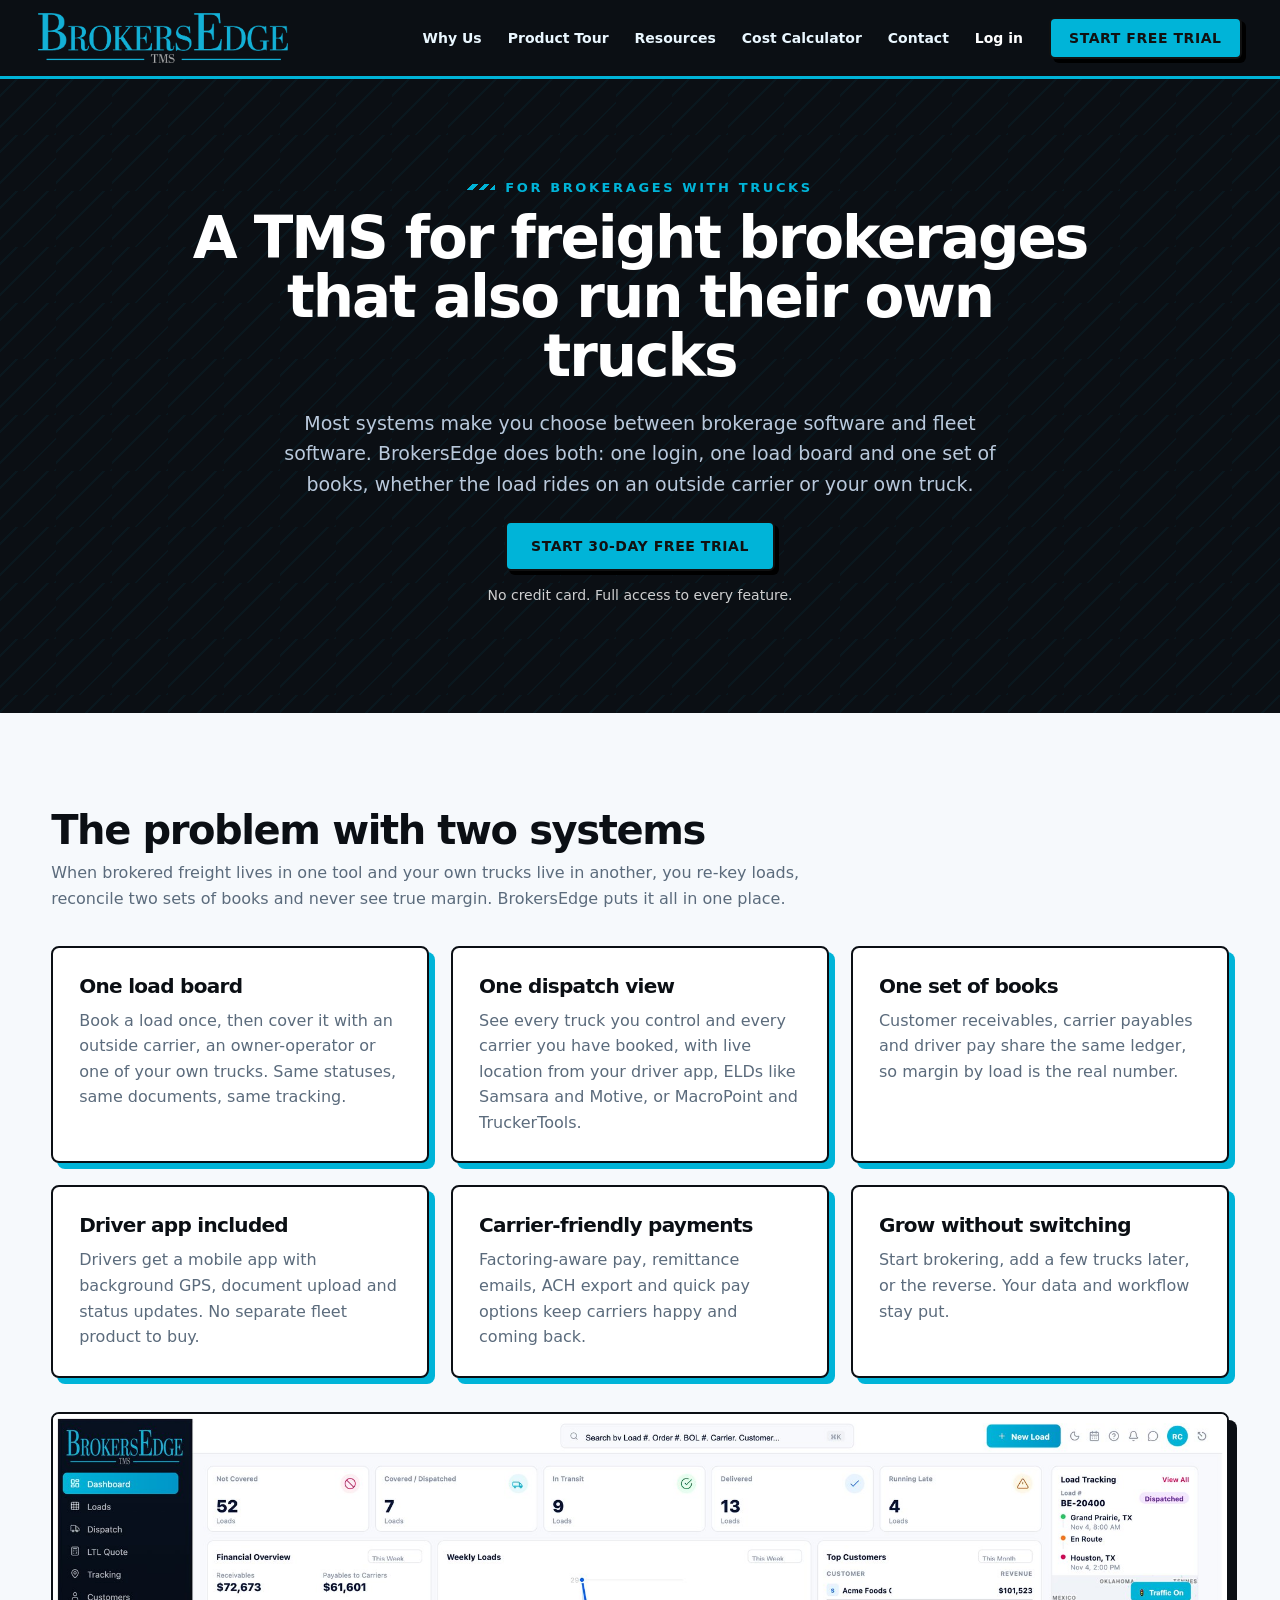
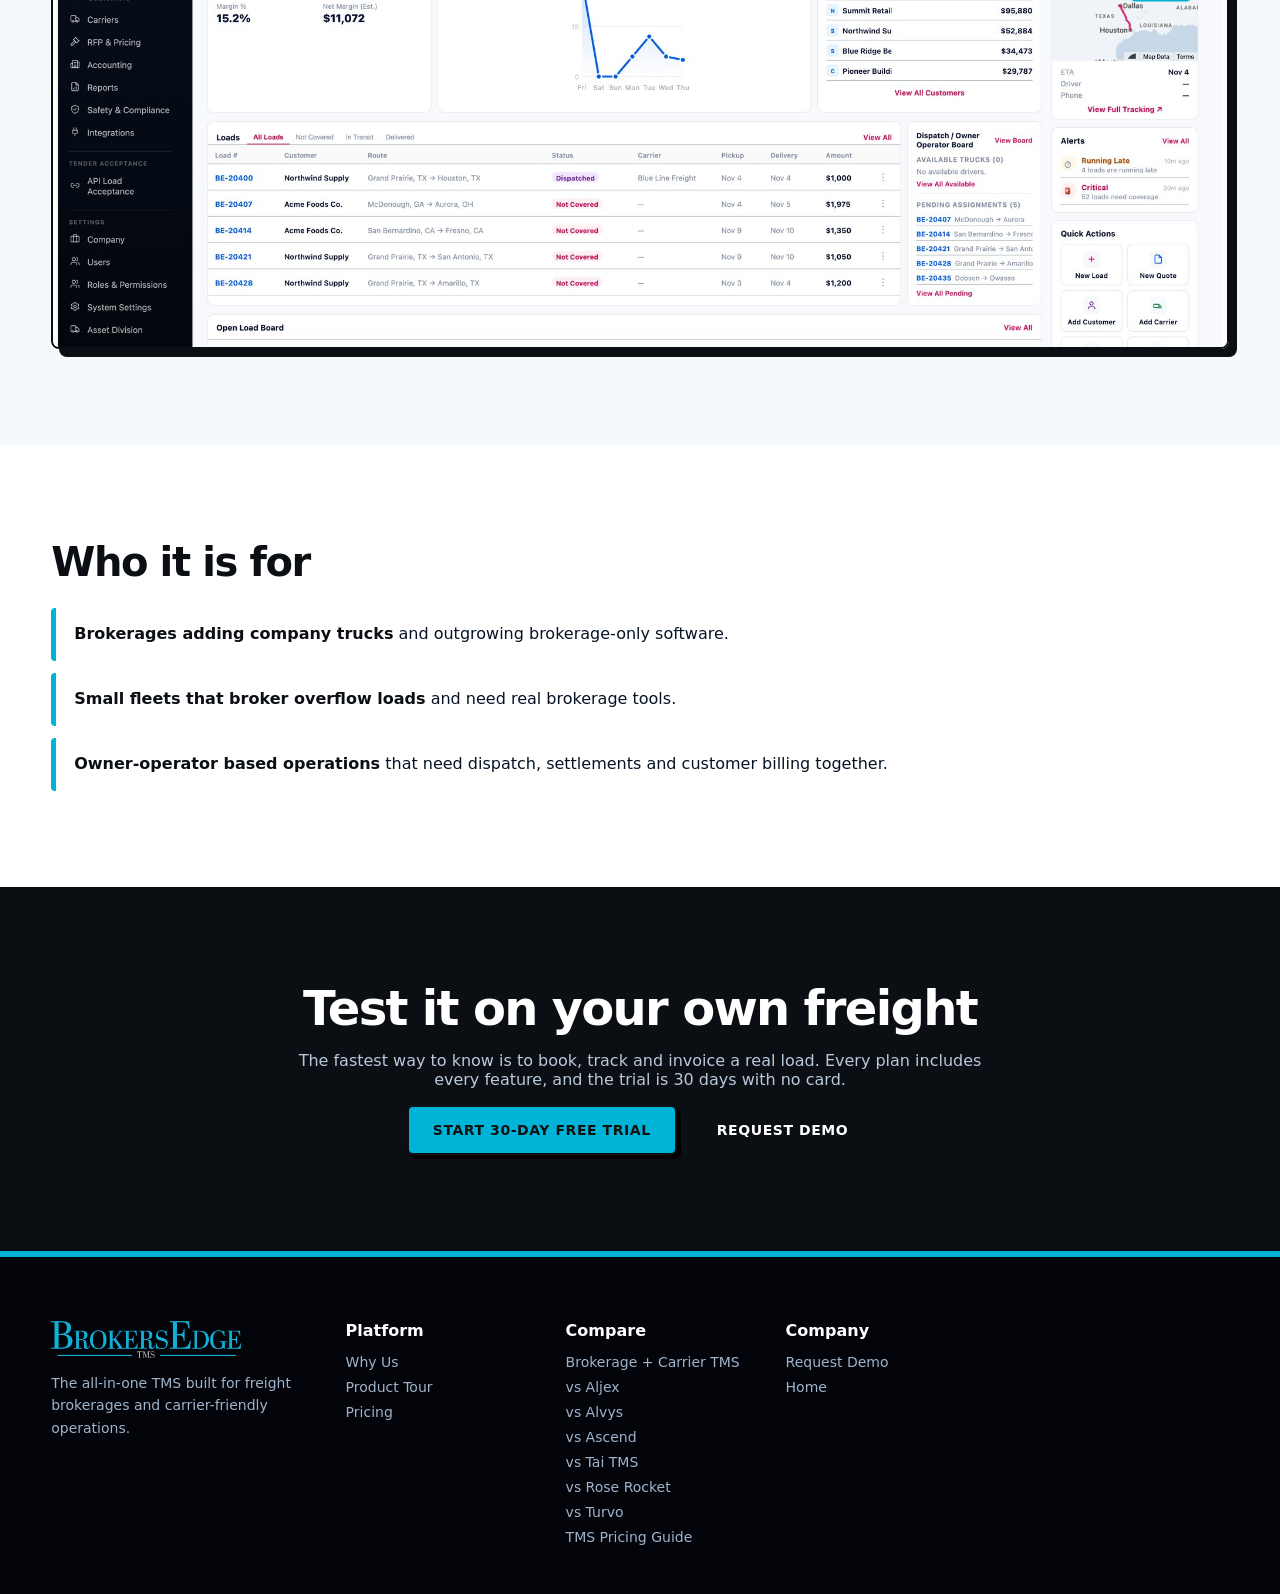
<file: brokerage-carrier-tms/index.html>
<!DOCTYPE html>
<html lang="en">
<head>
  <meta charset="UTF-8" />
  <meta name="viewport" content="width=device-width, initial-scale=1.0" />
  <title>TMS for Brokerages That Run Their Own Trucks | BrokersEdge TMS</title>
  <meta name="description" content="One TMS for freight brokerages that also run their own trucks: one load board, one dispatch view, one set of books, live tracking and a driver app." />
  <link rel="canonical" href="https://www.brokersedgetms.com/brokerage-carrier-tms/" />
  <link rel="icon" type="image/svg+xml" href="/favicon.svg" />
  <link rel="icon" type="image/png" sizes="32x32" href="/favicon-32x32.png" />
  <link rel="icon" type="image/png" sizes="16x16" href="/favicon-16x16.png" />
  <link rel="shortcut icon" href="/favicon.ico" />
  <link rel="apple-touch-icon" sizes="180x180" href="/apple-touch-icon.png" />

  <meta property="og:type" content="website" />
  <meta property="og:site_name" content="BrokersEdge TMS" />
  <meta property="og:title" content="TMS for Brokerages That Run Their Own Trucks | BrokersEdge TMS" />
  <meta property="og:description" content="One TMS for freight brokerages that also run their own trucks: one load board, one dispatch view, one set of books, live tracking and a driver app." />
  <meta property="og:url" content="https://www.brokersedgetms.com/brokerage-carrier-tms/" />
  <meta property="og:image" content="https://www.brokersedgetms.com/assets/new-dashboard.png" />

  <meta name="twitter:card" content="summary_large_image" />
  <meta name="twitter:title" content="TMS for Brokerages That Run Their Own Trucks | BrokersEdge TMS" />
  <meta name="twitter:description" content="One TMS for freight brokerages that also run their own trucks: one load board, one dispatch view, one set of books, live tracking and a driver app." />
  <meta name="twitter:image" content="https://www.brokersedgetms.com/assets/new-dashboard.png" />

  <link rel="stylesheet" href="/styles.css" />
  
<!-- Google tag (gtag.js) -->
<script async src="https://www.googletagmanager.com/gtag/js?id=G-B9E0DRJ74R"></script>
<script>
  window.dataLayer = window.dataLayer || [];
  function gtag(){dataLayer.push(arguments);}
  gtag('js', new Date());
  gtag('config', 'G-B9E0DRJ74R');
</script>
</head>
<body>
  <header class="site-header" id="top">
    <nav class="nav-shell">
      <a class="brand" href="/" aria-label="BrokersEdge TMS home">
        <img src="/assets/brokersedge-logo-wide-clear.png" alt="BrokersEdge TMS logo" />
      </a>
      <button class="menu-toggle" aria-label="Open menu" aria-expanded="false">☰</button>
      <div class="nav-links" data-nav>
        <a href="/#why">Why Us</a>
        <a href="/#tour">Product Tour</a>
        <a href="/resources/">Resources</a>
        <a href="/tools/tms-cost-calculator/">Cost Calculator</a>
        <a href="/#contact">Contact</a>
        <a class="login" href="https://app.brokersedgetms.com/login">Log in</a>
        <a class="btn btn-primary" href="https://app.brokersedgetms.com/signup">Start Free Trial</a>
      </div>
    </nav>
  </header>

  <main>
    <section class="hero section-pad">
      <div class="hero-bg"></div>
      <div class="container center-copy" style="max-width:900px">
        <p class="eyebrow">For brokerages with trucks</p>
        <h1 style="font-size:clamp(34px,5vw,58px)">A TMS for freight brokerages that also run their own trucks</h1>
        <p class="hero-text">Most systems make you choose between brokerage software and fleet software. BrokersEdge does both: one login, one load board and one set of books, whether the load rides on an outside carrier or your own truck.</p>
        <p style="margin-top:22px"><a class="btn btn-primary" href="https://app.brokersedgetms.com/signup">Start 30-Day Free Trial</a></p>
        <p style="margin-top:10px;font-size:14px;opacity:.8">No credit card. Full access to every feature.</p>
      </div>
    </section>
<section class="section-pad light"><div class="container">
  <h2 class="cmp-h">The problem with two systems</h2>
  <p class="cmp-sub">When brokered freight lives in one tool and your own trucks live in another, you re-key loads, reconcile two sets of books and never see true margin. BrokersEdge puts it all in one place.</p>
  <div class="cmp-grid">
    <div class="cmp-card"><h3>One load board</h3><p>Book a load once, then cover it with an outside carrier, an owner-operator or one of your own trucks. Same statuses, same documents, same tracking.</p></div>
    <div class="cmp-card"><h3>One dispatch view</h3><p>See every truck you control and every carrier you have booked, with live location from your driver app, ELDs like Samsara and Motive, or MacroPoint and TruckerTools.</p></div>
    <div class="cmp-card"><h3>One set of books</h3><p>Customer receivables, carrier payables and driver pay share the same ledger, so margin by load is the real number.</p></div>
    <div class="cmp-card"><h3>Driver app included</h3><p>Drivers get a mobile app with background GPS, document upload and status updates. No separate fleet product to buy.</p></div>
    <div class="cmp-card"><h3>Carrier-friendly payments</h3><p>Factoring-aware pay, remittance emails, ACH export and quick pay options keep carriers happy and coming back.</p></div>
    <div class="cmp-card"><h3>Grow without switching</h3><p>Start brokering, add a few trucks later, or the reverse. Your data and workflow stay put.</p></div>
  </div>
  <div class="cmp-shot"><img src="/assets/app-dashboard.jpg" alt="BrokersEdge TMS dashboard" loading="lazy" /></div>
</div></section>
<section class="section-pad"><div class="container">
  <h2 class="cmp-h">Who it is for</h2>
  <ul class="cmp-list">
   <li><b>Brokerages adding company trucks</b> and outgrowing brokerage-only software.</li>
   <li><b>Small fleets that broker overflow loads</b> and need real brokerage tools.</li>
   <li><b>Owner-operator based operations</b> that need dispatch, settlements and customer billing together.</li>
  </ul>
</div></section>
    <section class="section-pad dark-panel">
      <div class="container center-copy">
        <h2>Test it on your own freight</h2>
        <p>The fastest way to know is to book, track and invoice a real load. Every plan includes every feature, and the trial is 30 days with no card.</p>
      </div>
      <div class="container" style="margin-top:16px;text-align:center">
        <a class="btn btn-primary" href="https://app.brokersedgetms.com/signup">Start 30-Day Free Trial</a>
        <a class="btn" href="/#contact" style="margin-left:10px">Request Demo</a>
      </div>
    </section>
  </main>

  <footer class="footer">
    <div class="container footer-grid">
      <div>
        <img src="/assets/brokersedge-logo-wide-clear.png" alt="BrokersEdge TMS logo" />
        <p>The all-in-one TMS built for freight brokerages and carrier-friendly operations.</p>
      </div>
      <div><h4>Platform</h4><a href="/#why">Why Us</a><a href="/#tour">Product Tour</a><a href="/#pricing">Pricing</a></div>
      <div><h4>Compare</h4><a href="/brokerage-carrier-tms/">Brokerage + Carrier TMS</a><a href="/vs/aljex/">vs Aljex</a><a href="/vs/alvys/">vs Alvys</a><a href="/vs/ascend/">vs Ascend</a><a href="/vs/tai-tms/">vs Tai TMS</a><a href="/vs/rose-rocket/">vs Rose Rocket</a><a href="/vs/turvo/">vs Turvo</a><a href="/guides/tms-pricing/">TMS Pricing Guide</a></div>
      <div><h4>Company</h4><a href="/#contact">Request Demo</a><a href="/">Home</a></div>
    </div>
  </footer>
  <script src="/script.js"></script>
<script>
/* CTA click tracking -> GA4 events (trial_cta_click, login_click) */
document.addEventListener('click',function(e){
  var a=e.target.closest&&e.target.closest('a[href]'); if(!a||typeof gtag!=='function')return;
  var h=a.getAttribute('href')||'', n='';
  if(h.indexOf('app.brokersedgetms.com/signup')>-1)n='trial_cta_click';
  else if(h.indexOf('app.brokersedgetms.com/login')>-1)n='login_click';
  if(!n)return;
  gtag('event',n,{link_text:(a.textContent||'').trim().slice(0,60),page_path:location.pathname,transport_type:'beacon'});
},true);
</script>
</body>
</html>
</file>
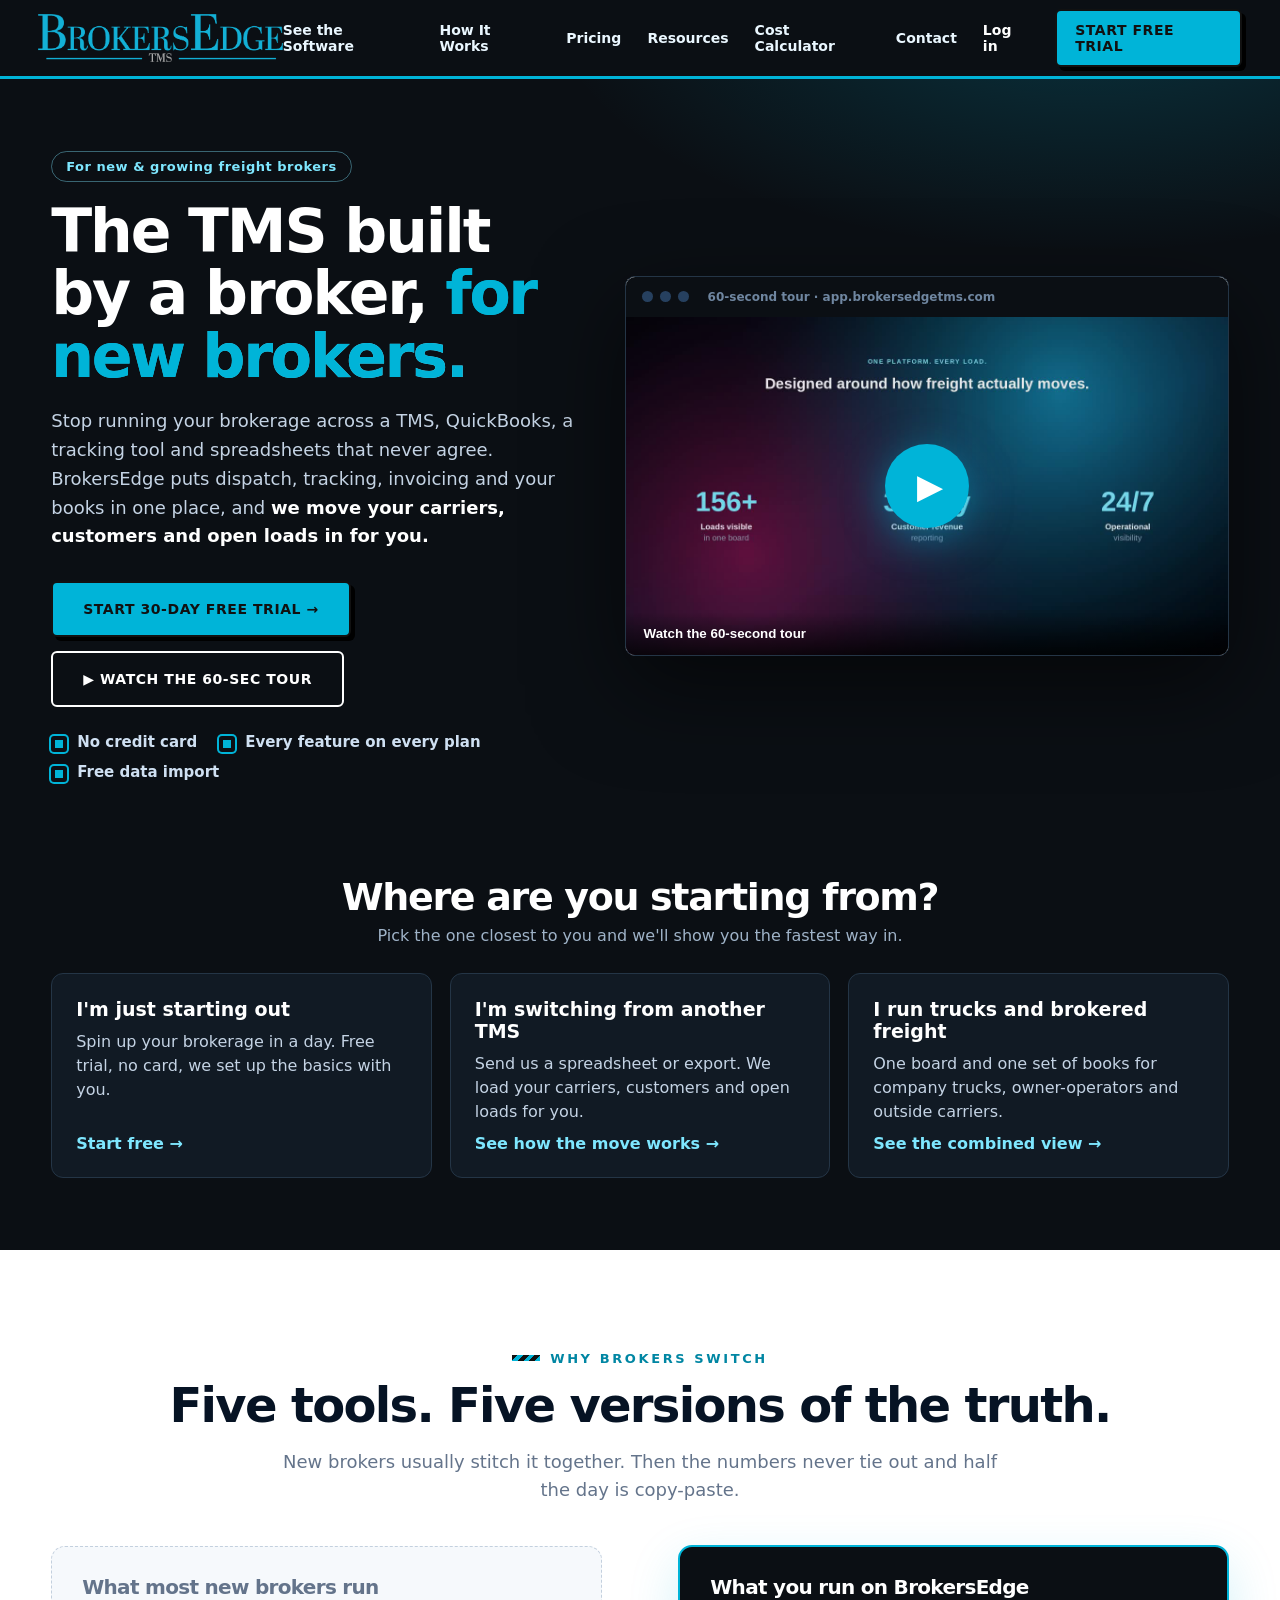
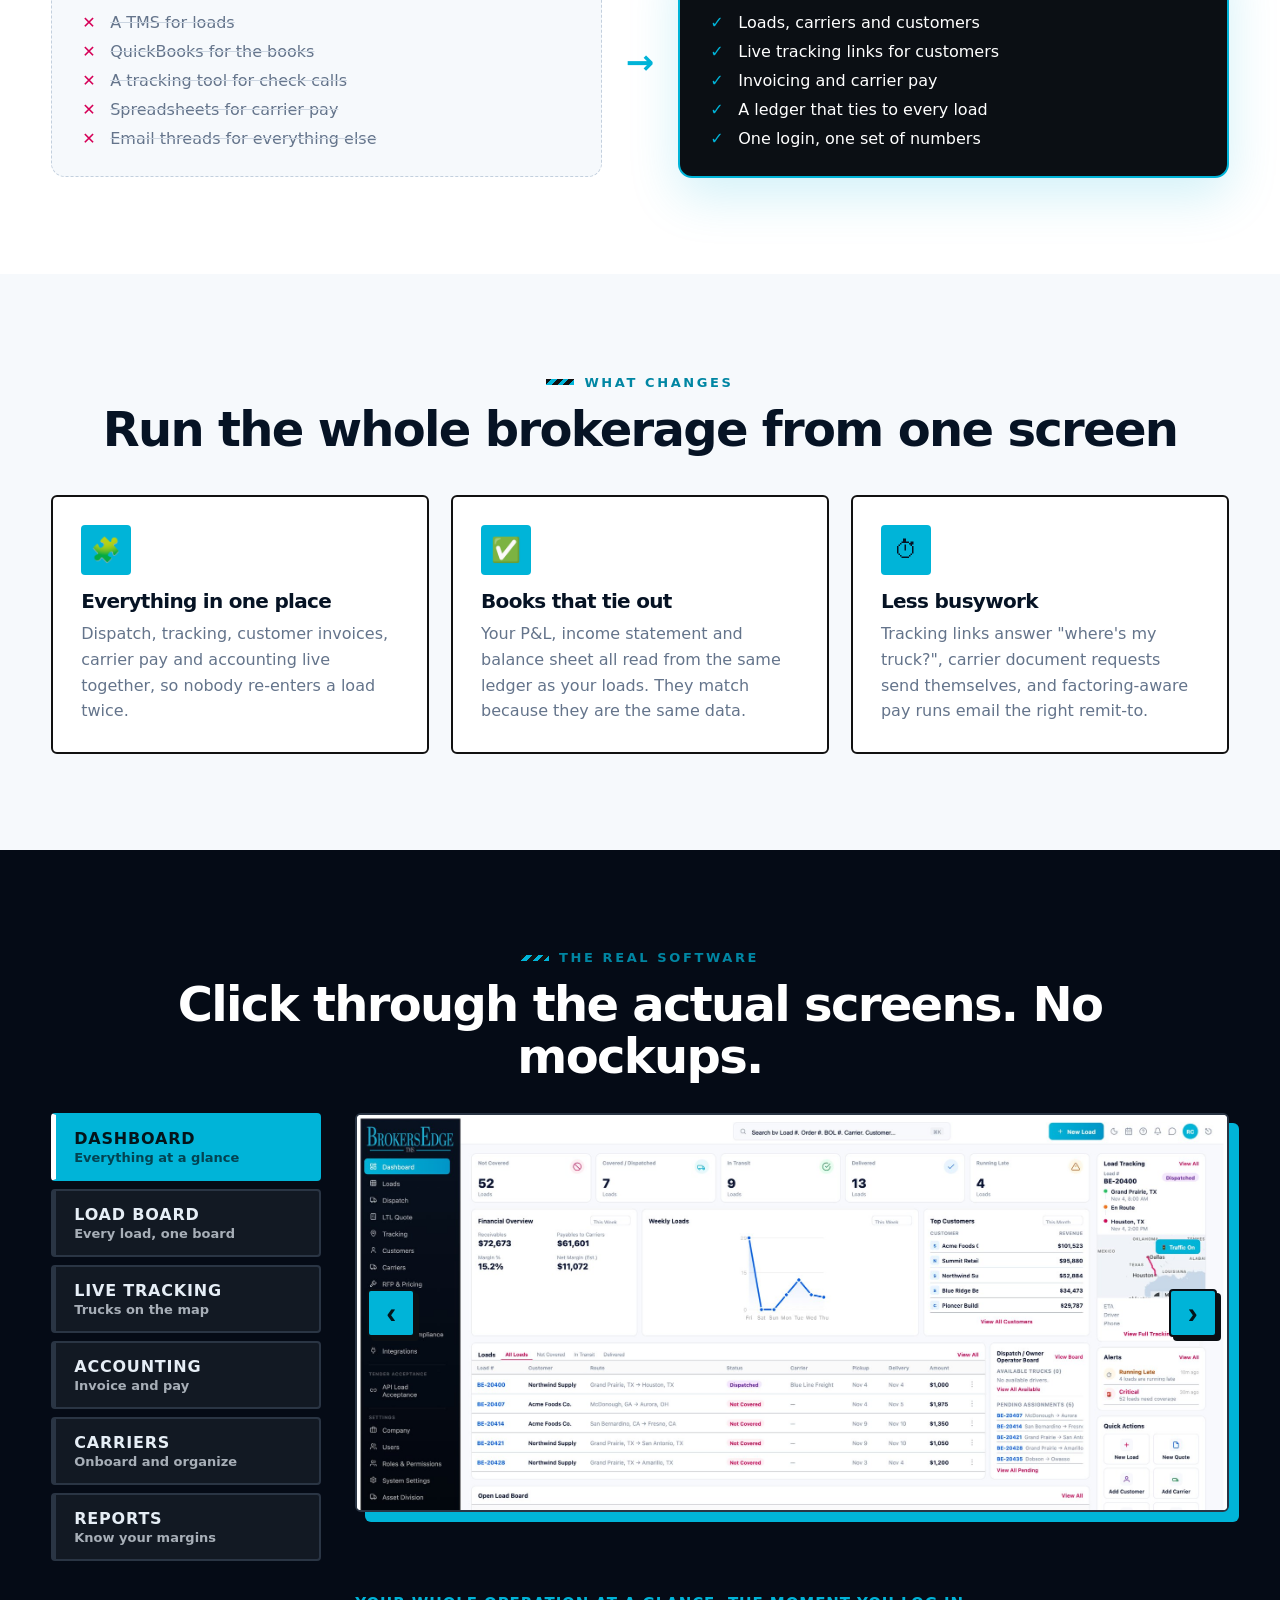
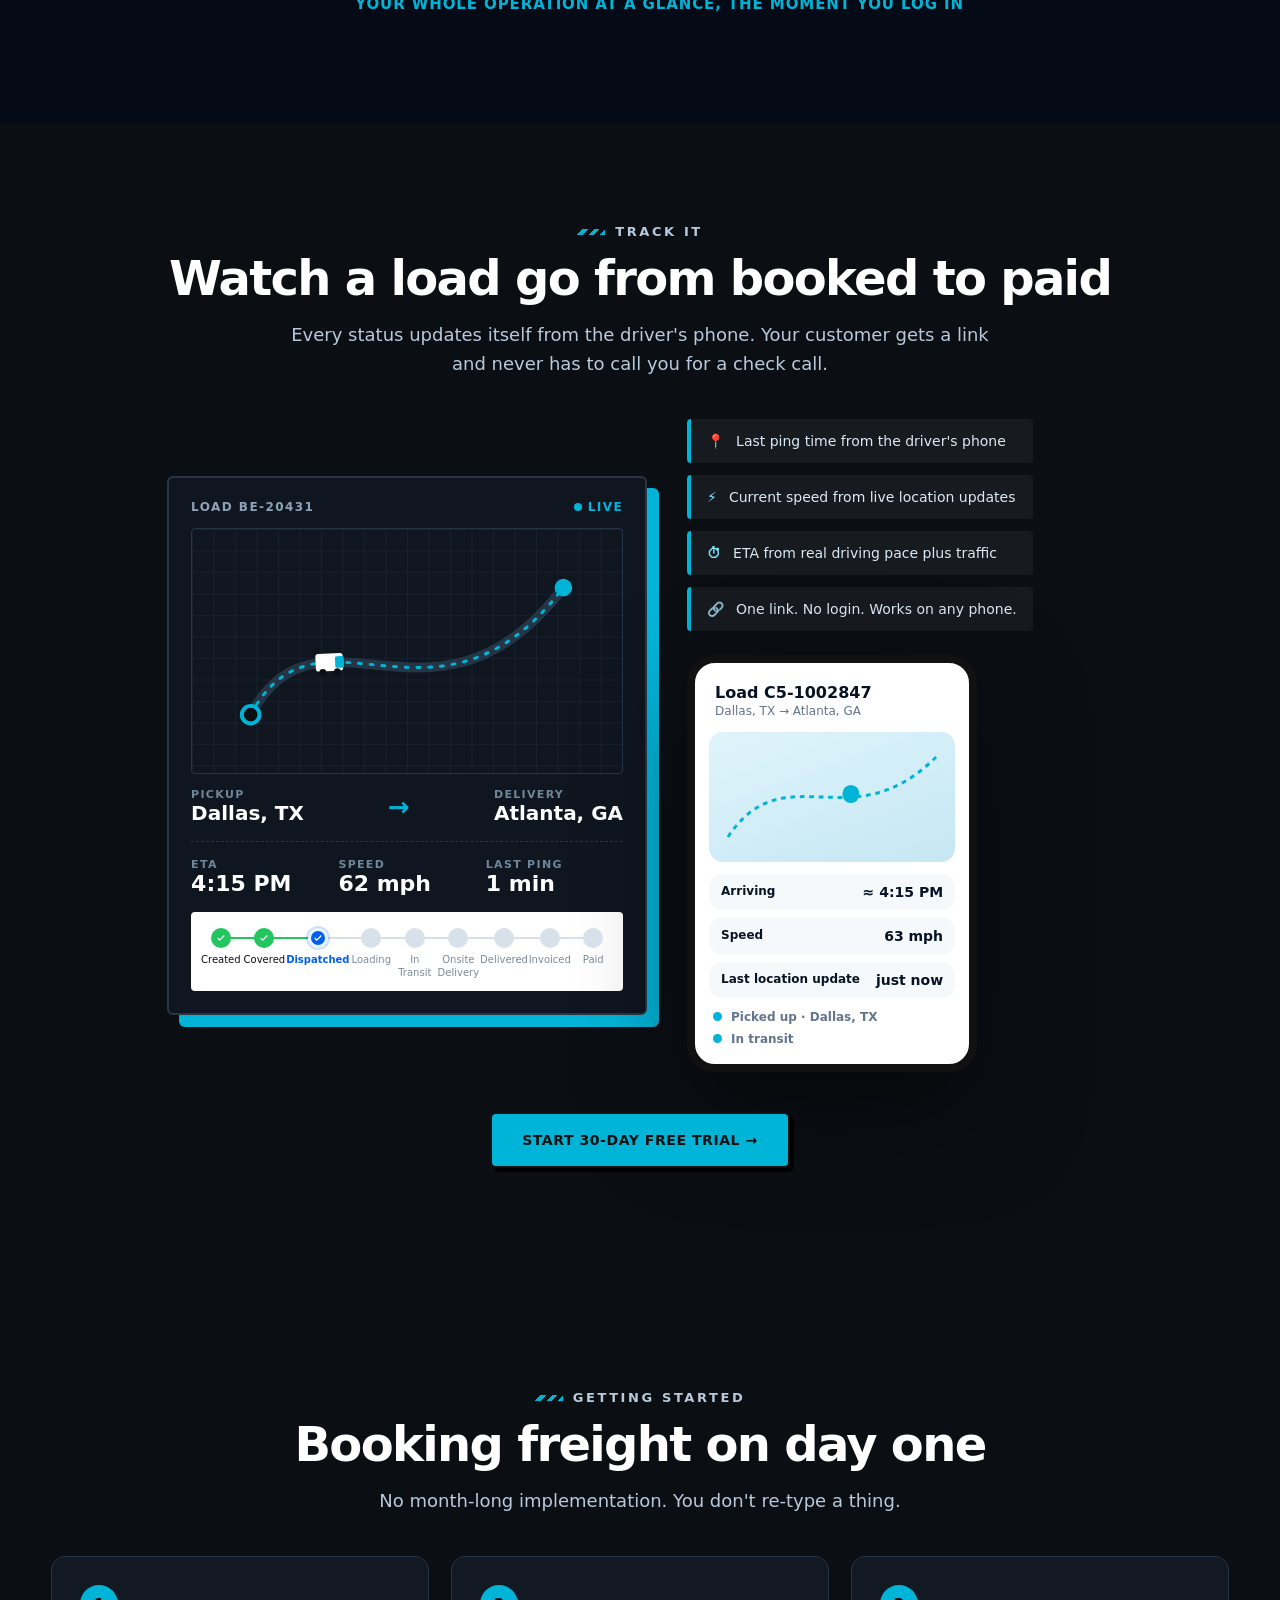
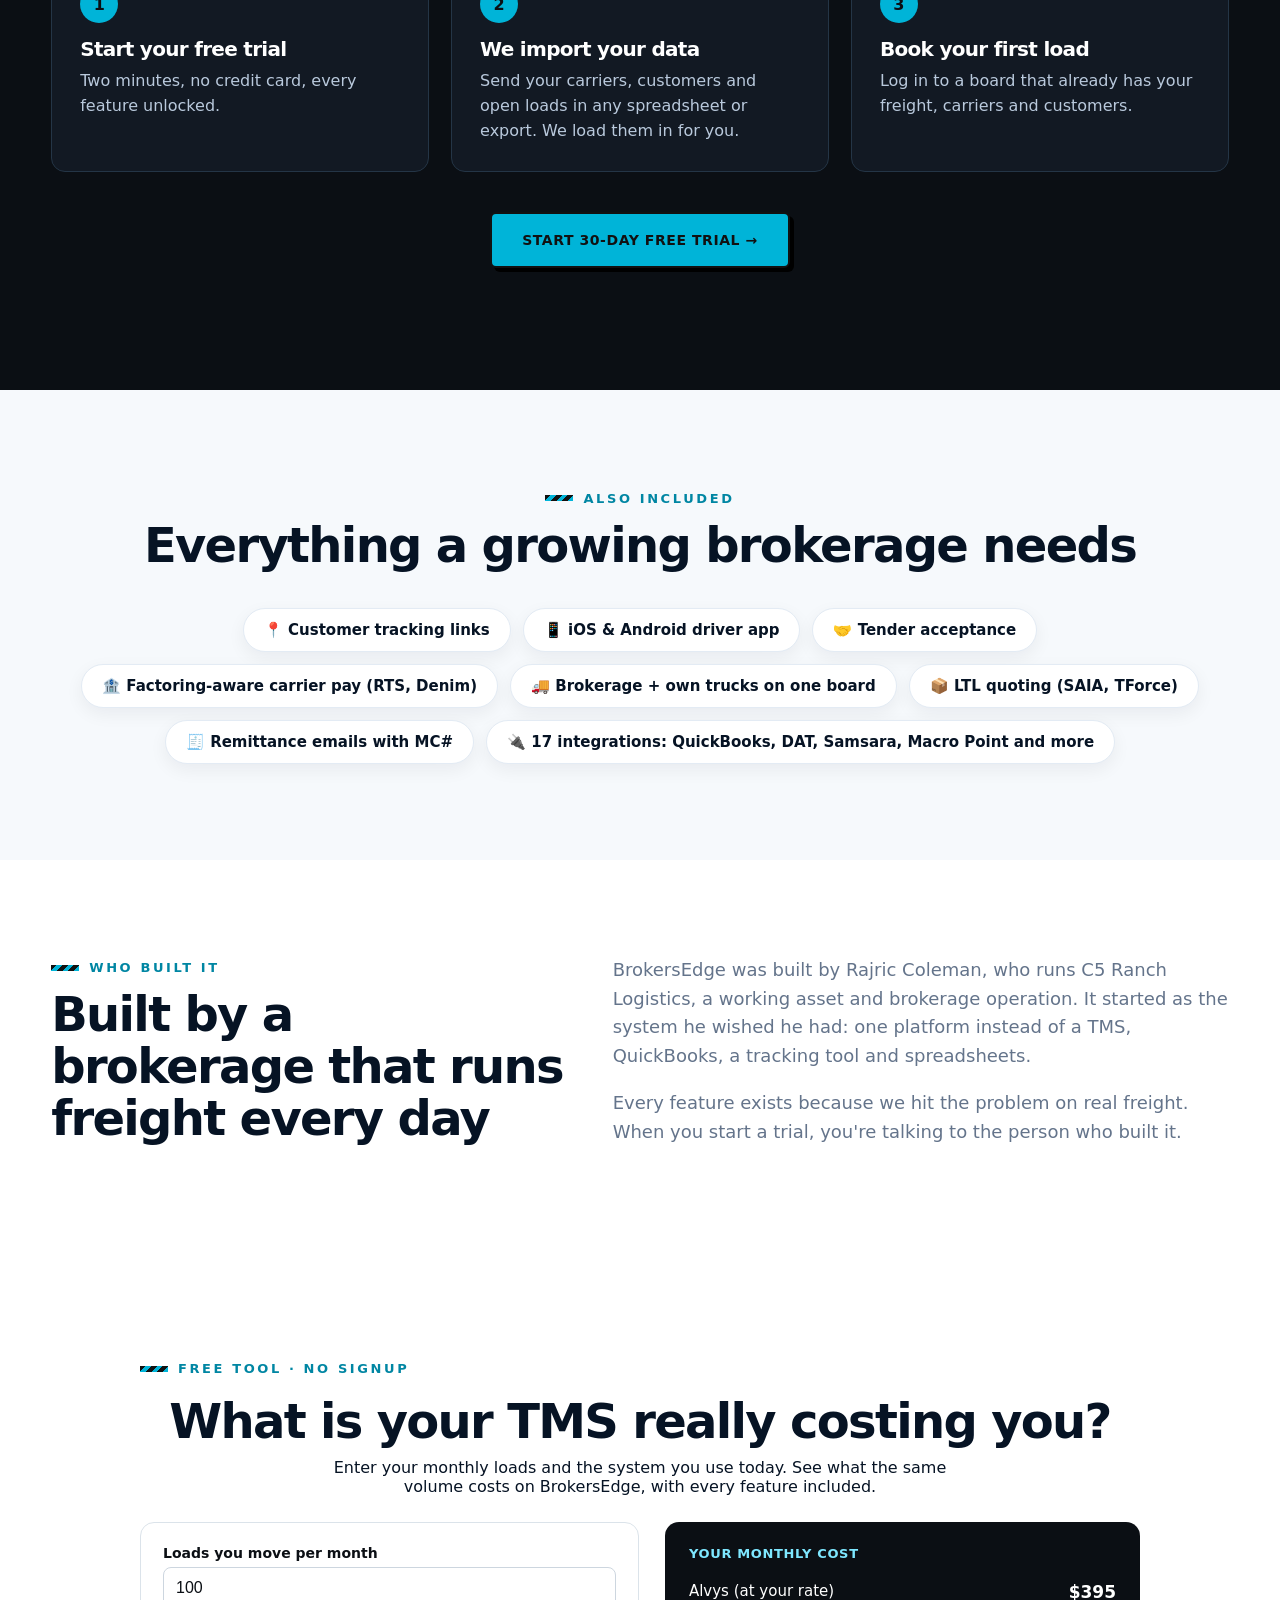
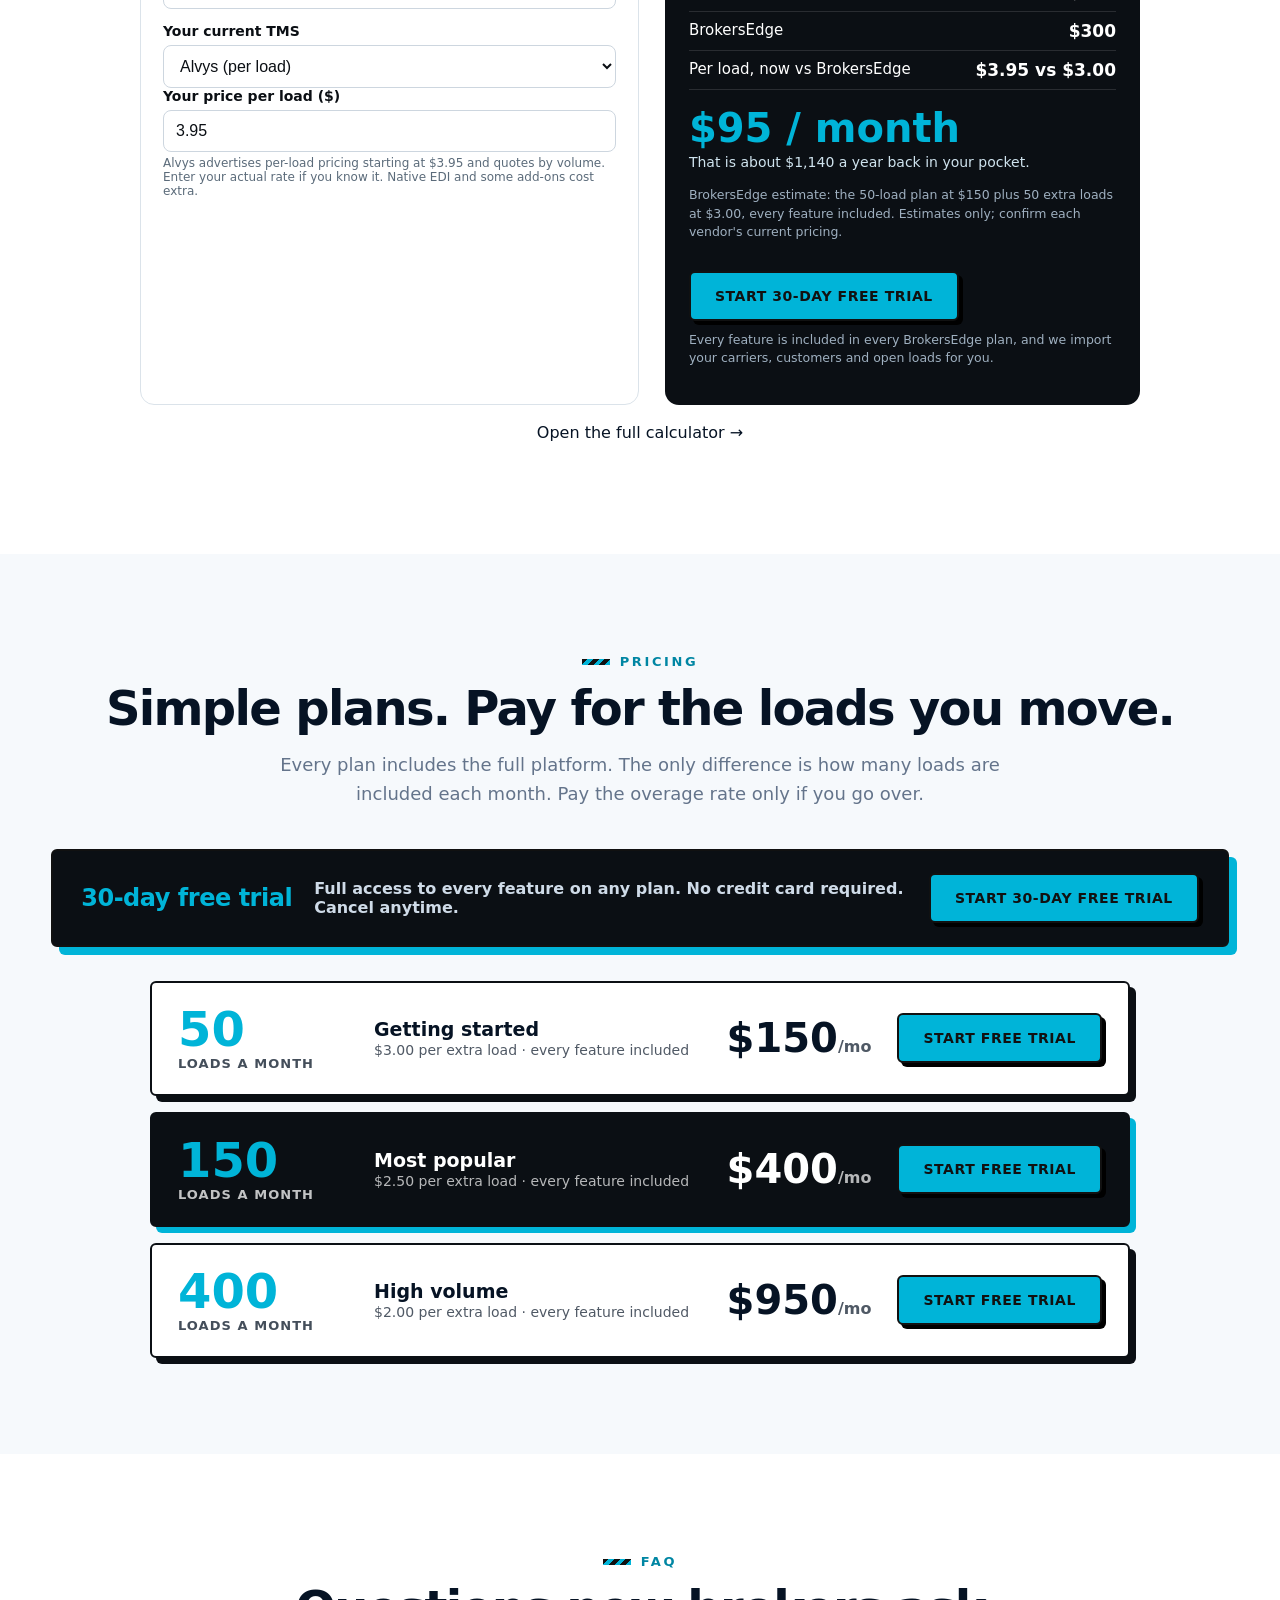
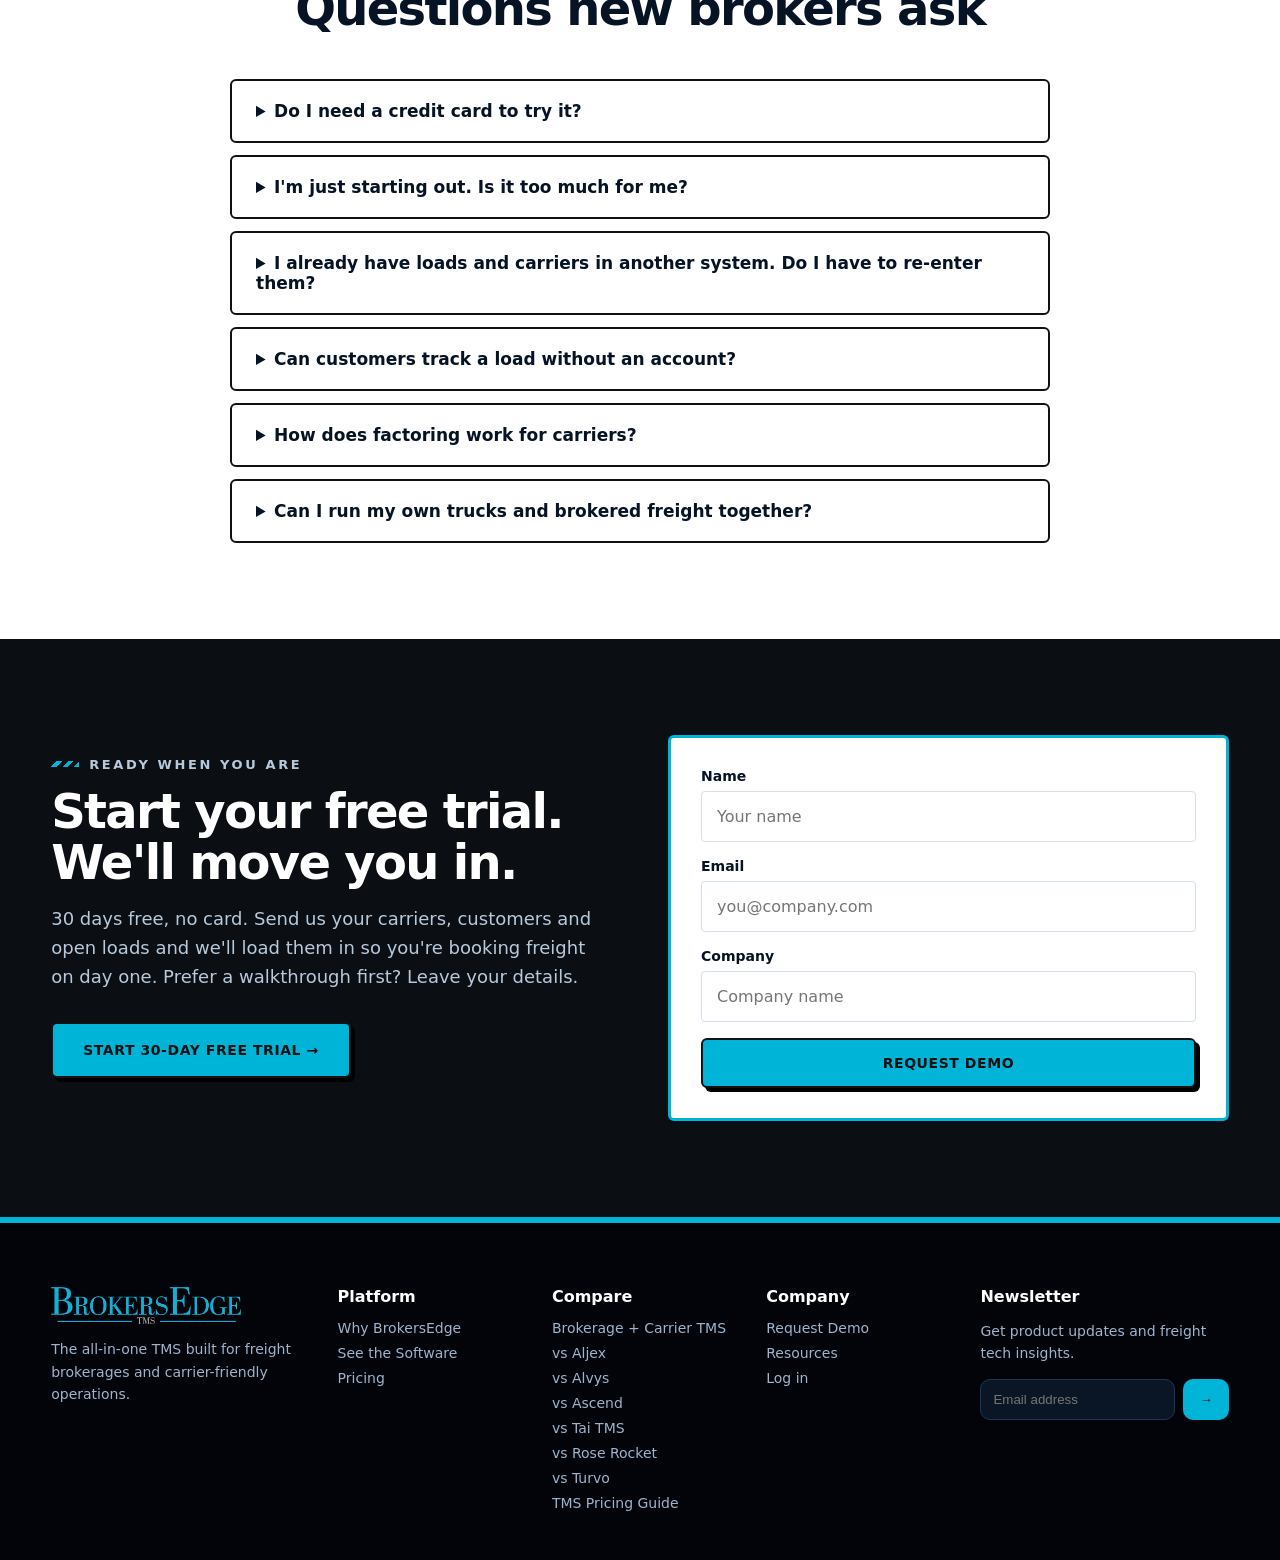
<file: fb/index.html>
<!DOCTYPE html>
<html lang="en"><head>
<meta charset="utf-8">
<title>BrokersEdge TMS</title>
<meta name="robots" content="noindex">
<meta http-equiv="refresh" content="0; url=/?utm_source=facebook&utm_medium=social&utm_campaign=fb-nov">
<link rel="canonical" href="https://www.brokersedgetms.com/">
<script>location.replace('/?utm_source=facebook&utm_medium=social&utm_campaign=fb-nov')</script>
</head><body><a href="/?utm_source=facebook&utm_medium=social&utm_campaign=fb-nov">Continue to BrokersEdge</a></body></html>
</file>
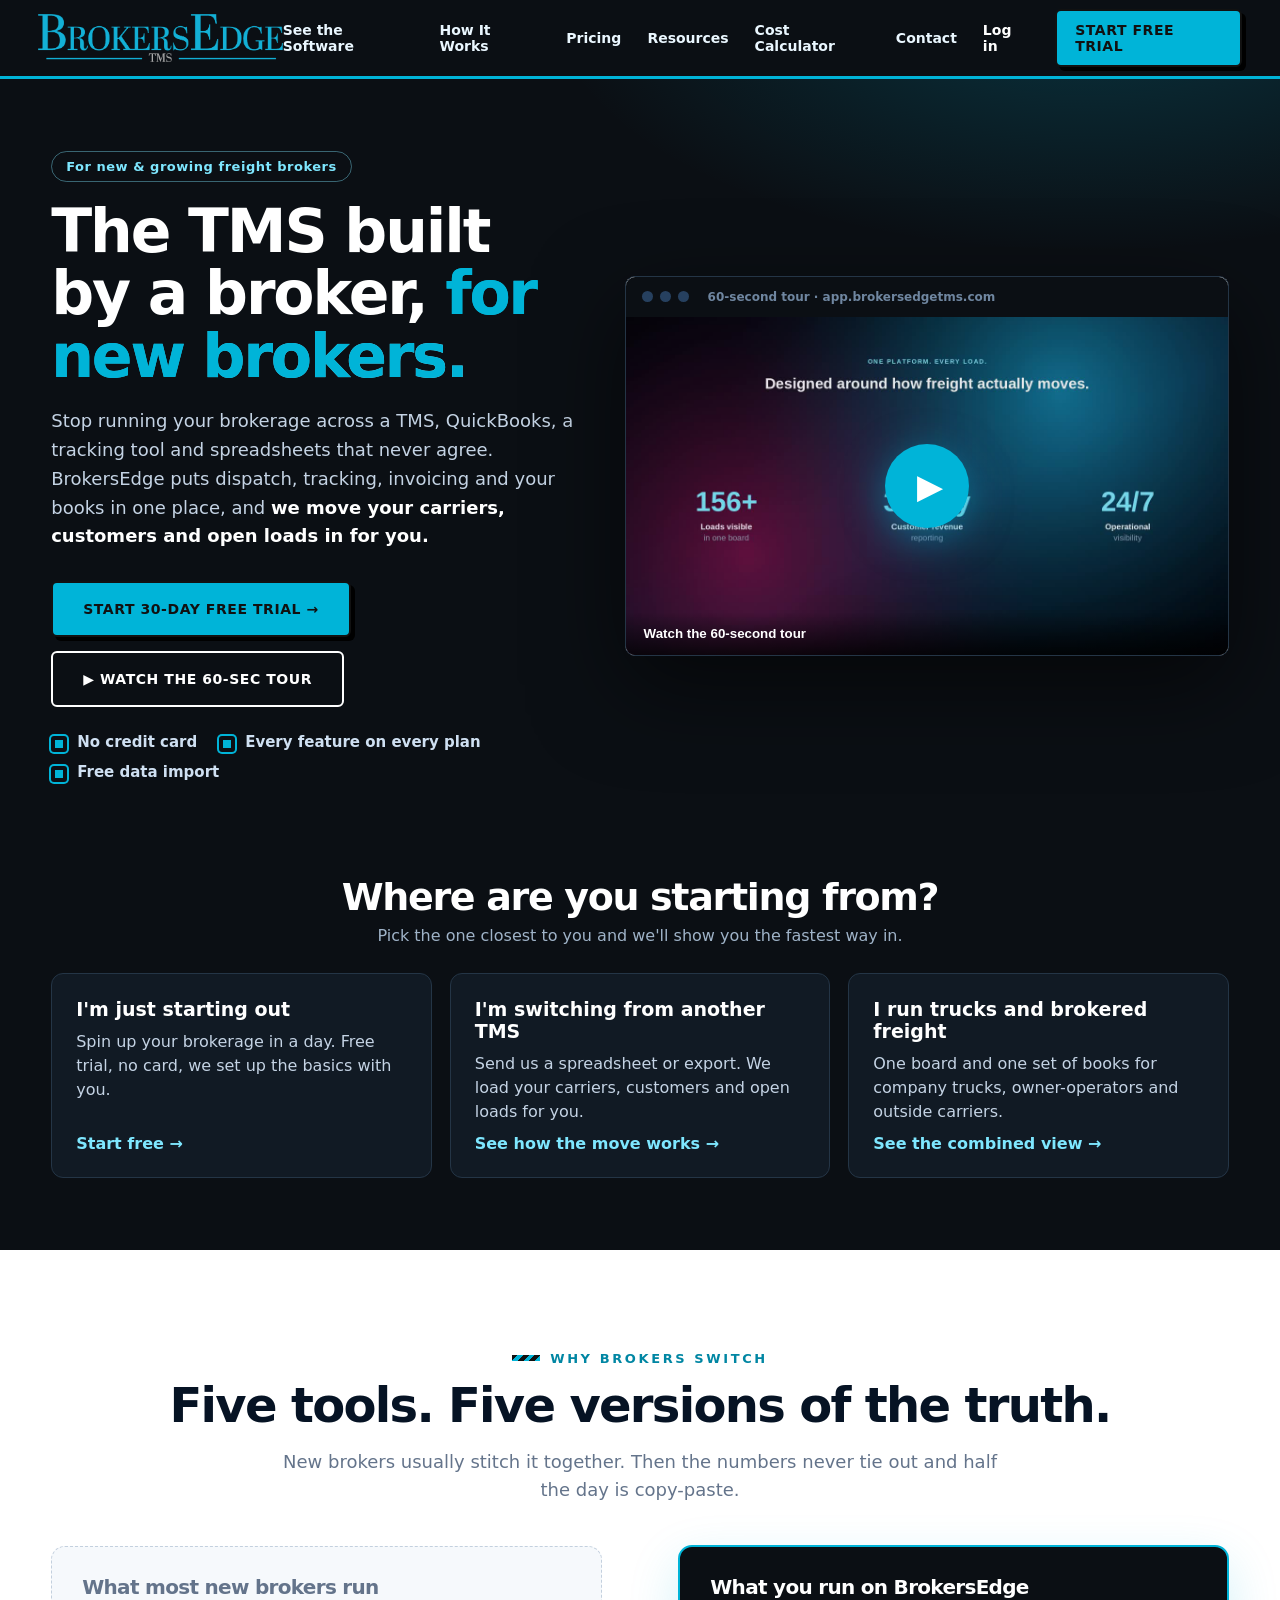
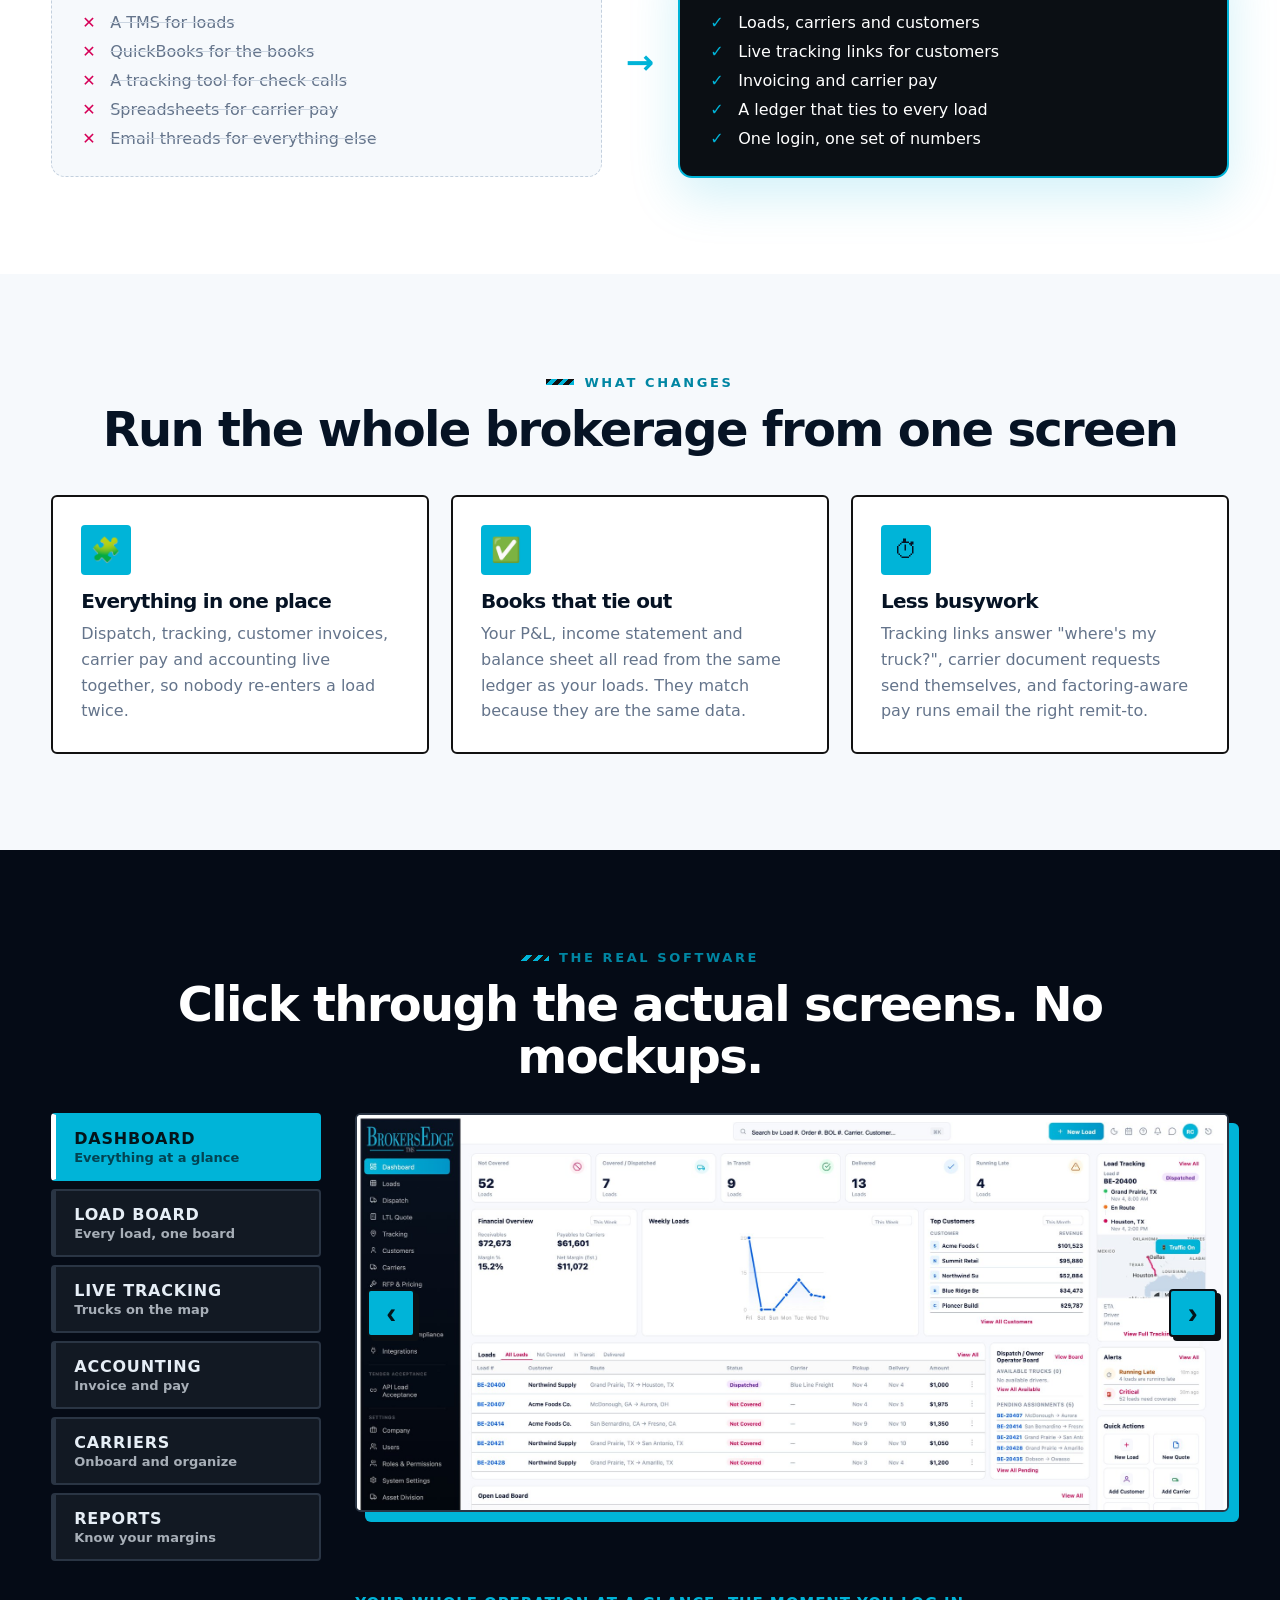
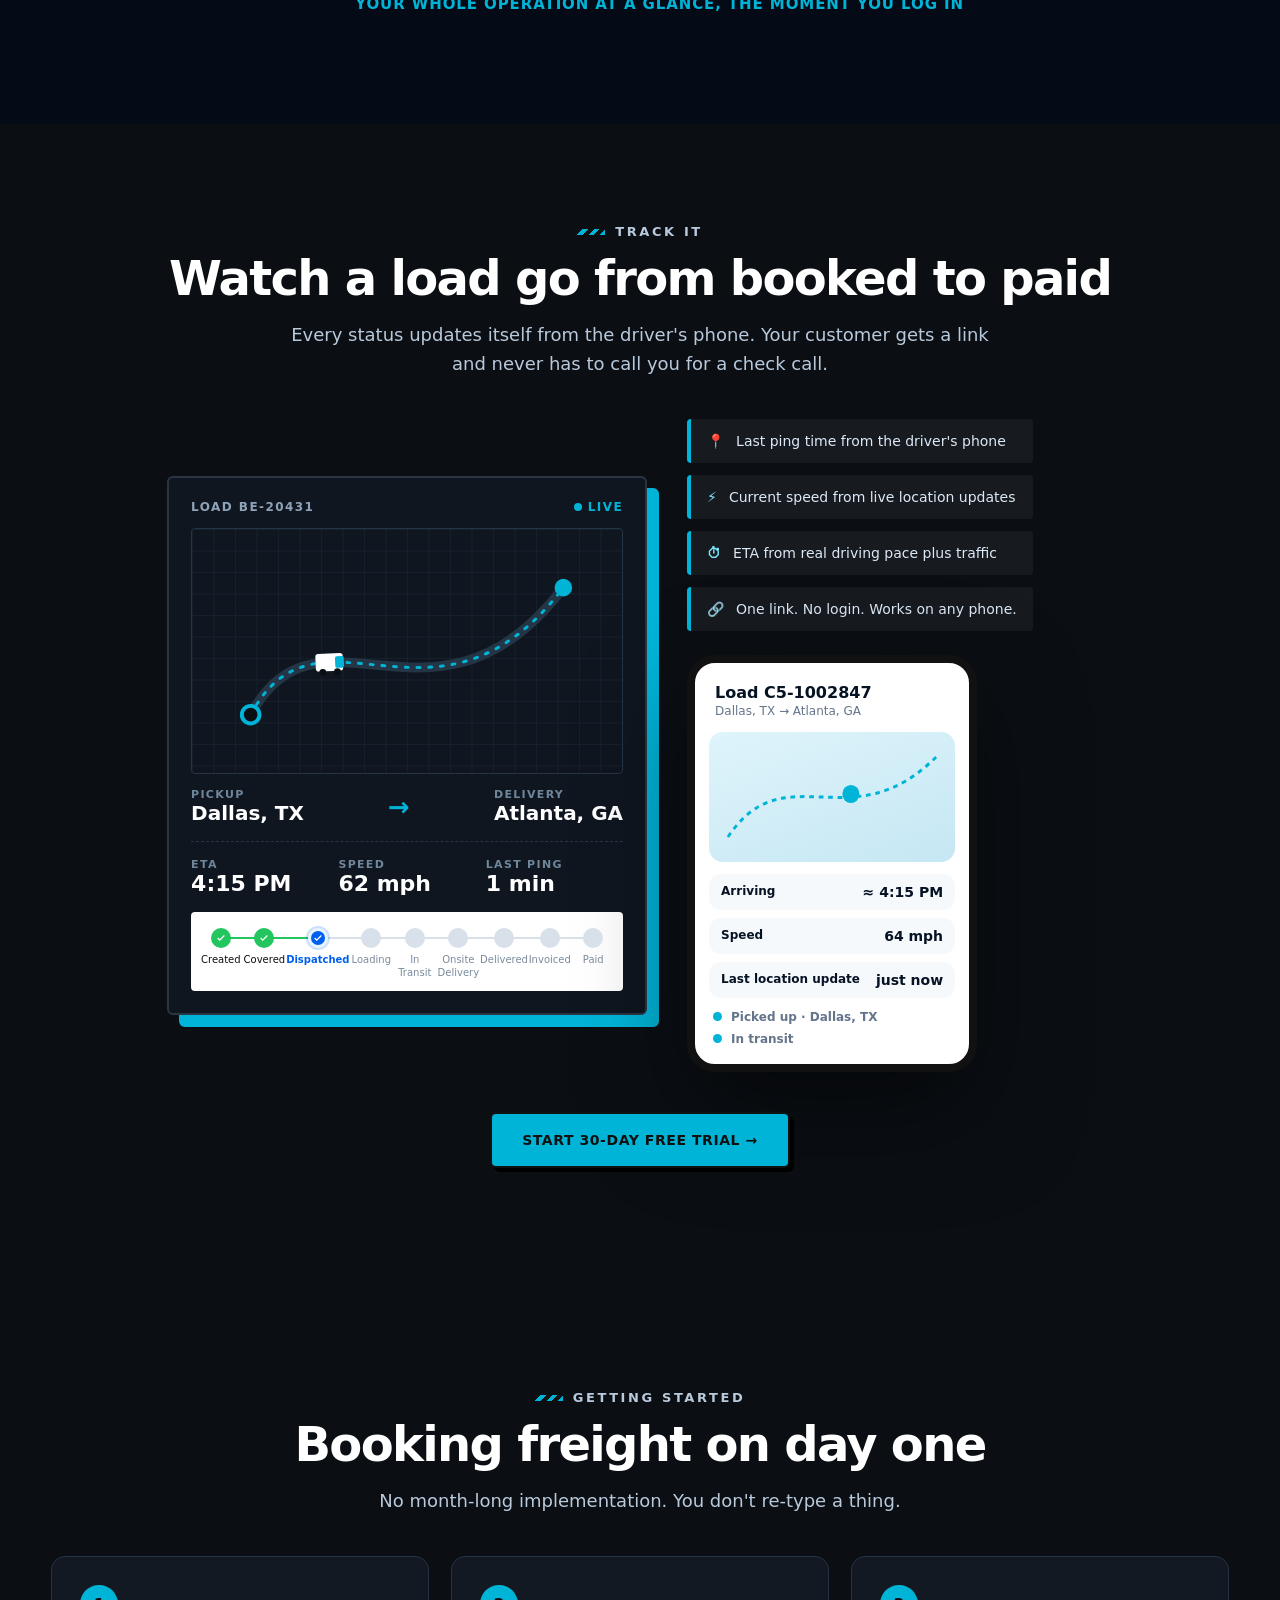
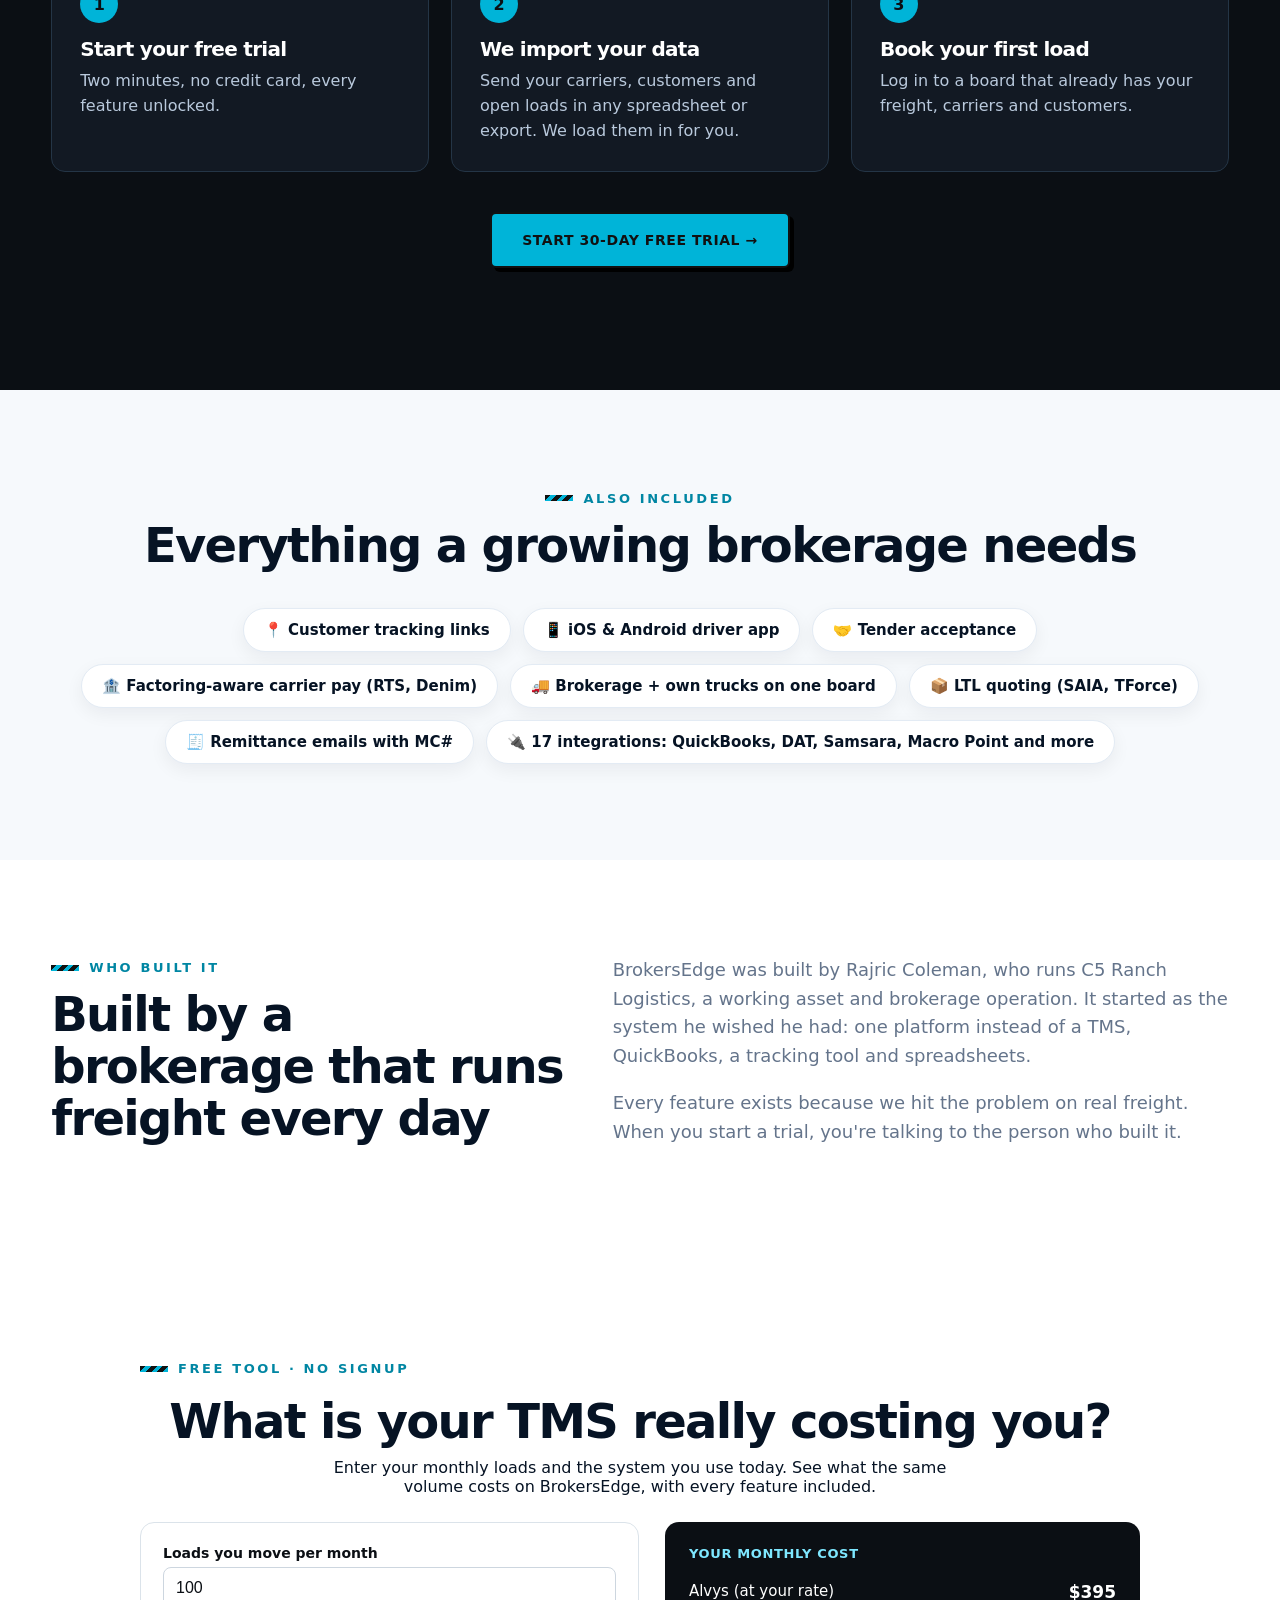
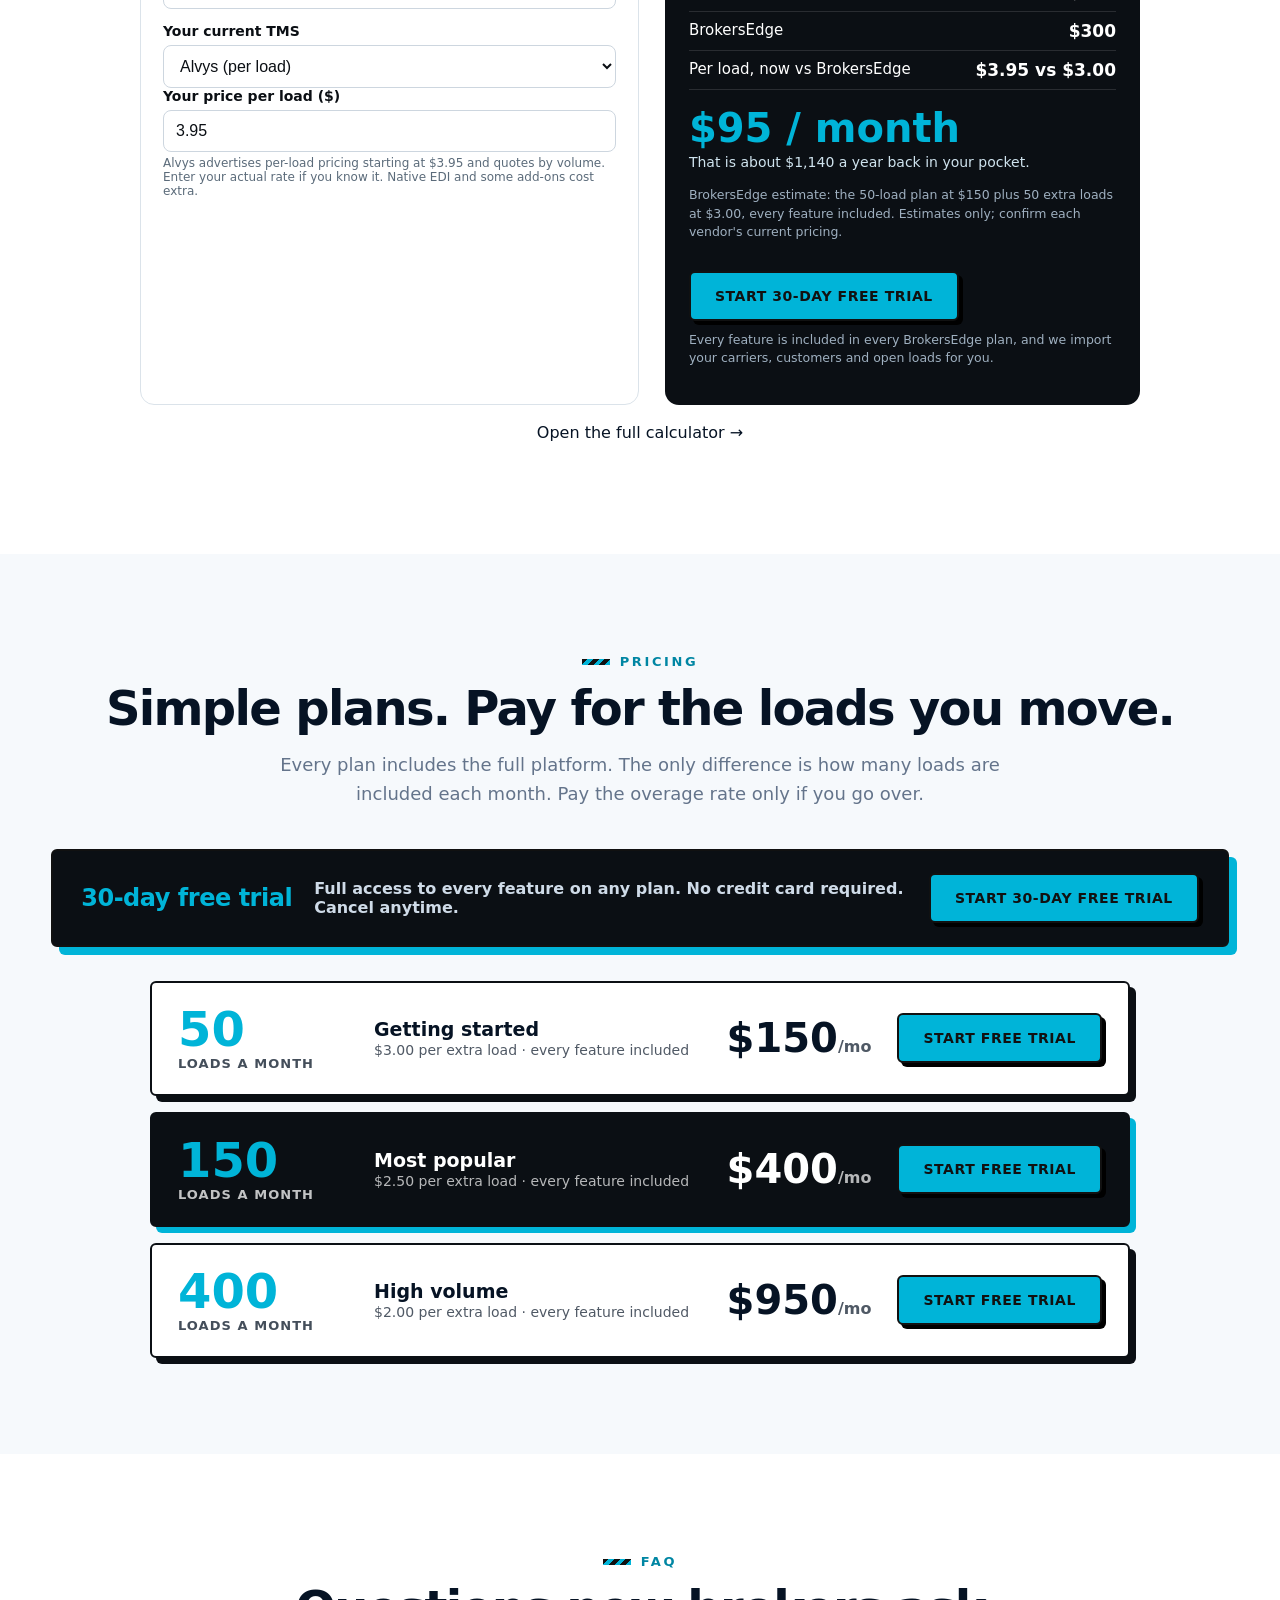
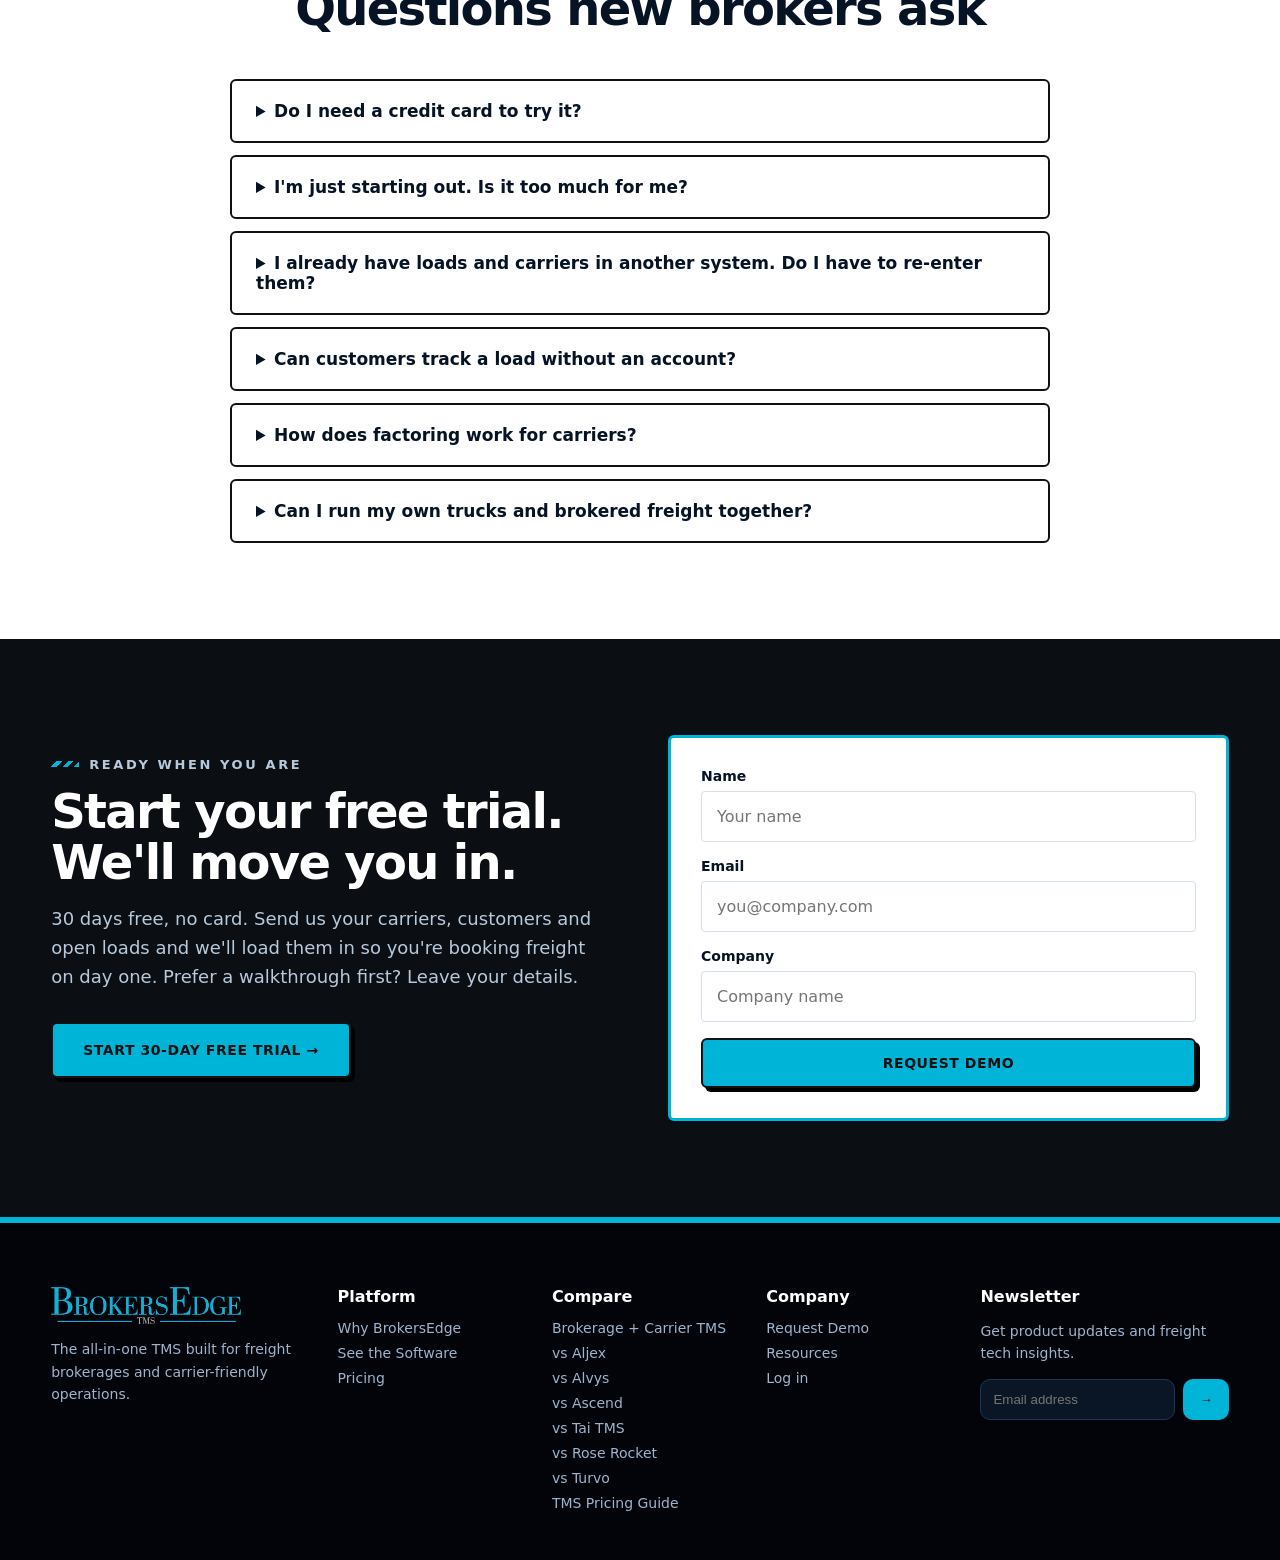
<file: li/index.html>
<!DOCTYPE html>
<html lang="en"><head>
<meta charset="utf-8">
<title>BrokersEdge TMS</title>
<meta name="robots" content="noindex">
<meta http-equiv="refresh" content="0; url=/?utm_source=linkedin&utm_medium=social&utm_campaign=li-nov">
<link rel="canonical" href="https://www.brokersedgetms.com/">
<script>location.replace('/?utm_source=linkedin&utm_medium=social&utm_campaign=li-nov')</script>
</head><body><a href="/?utm_source=linkedin&utm_medium=social&utm_campaign=li-nov">Continue to BrokersEdge</a></body></html>
</file>
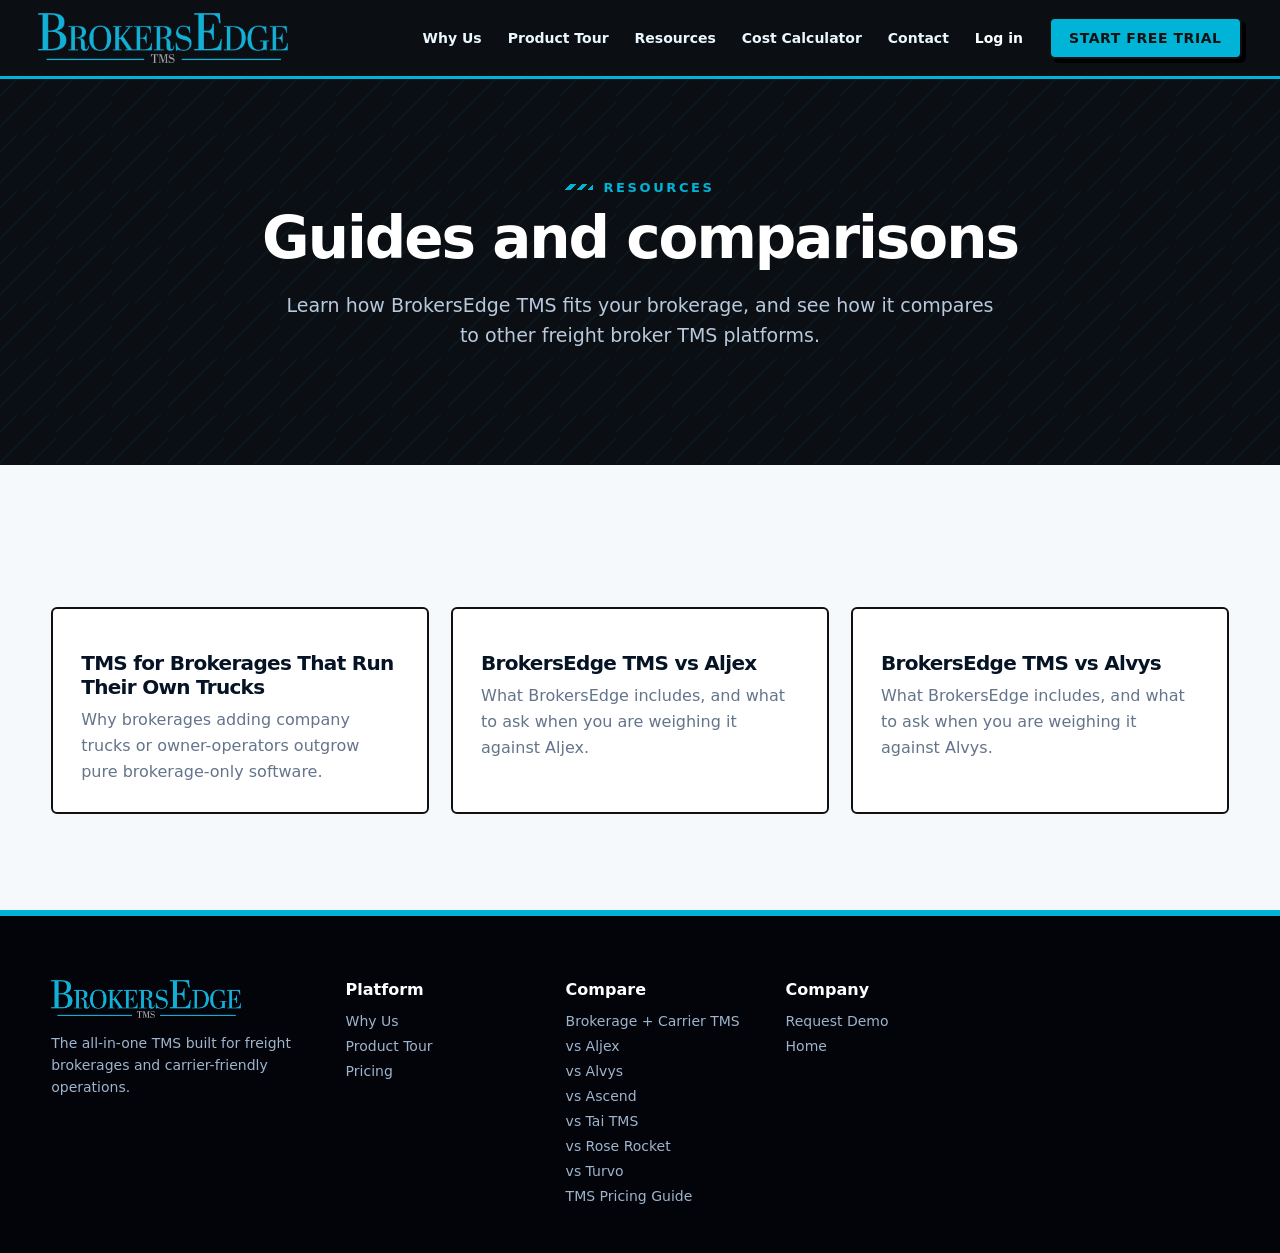
<file: resources/index.html>
<!DOCTYPE html>
<html lang="en">
<head>
  <meta charset="UTF-8" />
  <meta name="viewport" content="width=device-width, initial-scale=1.0" />
  <title>Resources & Comparisons | BrokersEdge TMS</title>
  <meta name="description" content="Guides and comparisons to help freight brokerages choose the right TMS -- including how BrokersEdge TMS compares to Aljex, Alvys, and other broker TMS platforms." />
  <link rel="canonical" href="https://www.brokersedgetms.com/resources/" />
  <link rel="icon" type="image/svg+xml" href="/favicon.svg" />
  <link rel="icon" type="image/png" sizes="32x32" href="/favicon-32x32.png" />
  <link rel="icon" type="image/png" sizes="16x16" href="/favicon-16x16.png" />
  <link rel="shortcut icon" href="/favicon.ico" />
  <link rel="apple-touch-icon" sizes="180x180" href="/apple-touch-icon.png" />

  <meta property="og:type" content="website" />
  <meta property="og:site_name" content="BrokersEdge TMS" />
  <meta property="og:title" content="Resources & Comparisons | BrokersEdge TMS" />
  <meta property="og:description" content="Guides and comparisons to help freight brokerages choose the right TMS -- including how BrokersEdge TMS compares to Aljex, Alvys, and other broker TMS platforms." />
  <meta property="og:url" content="https://www.brokersedgetms.com/resources/" />
  <meta property="og:image" content="https://www.brokersedgetms.com/assets/new-dashboard.png" />

  <meta name="twitter:card" content="summary_large_image" />
  <meta name="twitter:title" content="Resources & Comparisons | BrokersEdge TMS" />
  <meta name="twitter:description" content="Guides and comparisons to help freight brokerages choose the right TMS -- including how BrokersEdge TMS compares to Aljex, Alvys, and other broker TMS platforms." />
  <meta name="twitter:image" content="https://www.brokersedgetms.com/assets/new-dashboard.png" />

  <link rel="stylesheet" href="/styles.css" />
  
<!-- Google tag (gtag.js) -->
<script async src="https://www.googletagmanager.com/gtag/js?id=G-B9E0DRJ74R"></script>
<script>
  window.dataLayer = window.dataLayer || [];
  function gtag(){dataLayer.push(arguments);}
  gtag('js', new Date());
  gtag('config', 'G-B9E0DRJ74R');
</script>
</head>
<body>
  <header class="site-header" id="top">
    <nav class="nav-shell">
      <a class="brand" href="/" aria-label="BrokersEdge TMS home">
        <img src="/assets/brokersedge-logo-wide-clear.png" alt="BrokersEdge TMS logo" />
      </a>
      <button class="menu-toggle" aria-label="Open menu" aria-expanded="false">☰</button>
      <div class="nav-links" data-nav>
        <a href="/#why">Why Us</a>
        <a href="/#tour">Product Tour</a>
        <a href="/resources/">Resources</a>
        <a href="/tools/tms-cost-calculator/">Cost Calculator</a>
        <a href="/#contact">Contact</a>
        <a class="login" href="https://app.brokersedgetms.com/login">Log in</a>
        <a class="btn btn-primary" href="https://app.brokersedgetms.com/signup">Start Free Trial</a>
      </div>
    </nav>
  </header>

  <main>
    <section class="hero section-pad">
      <div class="hero-bg"></div>
      <div class="container center-copy" style="max-width:900px">
        <p class="eyebrow">Resources</p>
        <h1 style="font-size:clamp(34px,5vw,58px)">Guides and comparisons</h1>
        <p class="hero-text">Learn how BrokersEdge TMS fits your brokerage, and see how it compares to other freight broker TMS platforms.</p>
      </div>
    </section>
    <section class="section-pad light">
      <div class="container feature-grid">
        <article class="feature-card"><h3><a href="/brokerage-carrier-tms/">TMS for Brokerages That Run Their Own Trucks</a></h3><p>Why brokerages adding company trucks or owner-operators outgrow pure brokerage-only software.</p></article>
        <article class="feature-card"><h3><a href="/vs/aljex/">BrokersEdge TMS vs Aljex</a></h3><p>What BrokersEdge includes, and what to ask when you are weighing it against Aljex.</p></article>
        <article class="feature-card"><h3><a href="/vs/alvys/">BrokersEdge TMS vs Alvys</a></h3><p>What BrokersEdge includes, and what to ask when you are weighing it against Alvys.</p></article>
      </div>
    </section>
  </main>

  <footer class="footer">
    <div class="container footer-grid">
      <div>
        <img src="/assets/brokersedge-logo-wide-clear.png" alt="BrokersEdge TMS logo" />
        <p>The all-in-one TMS built for freight brokerages and carrier-friendly operations.</p>
      </div>
      <div><h4>Platform</h4><a href="/#why">Why Us</a><a href="/#tour">Product Tour</a><a href="/#pricing">Pricing</a></div>
      <div><h4>Compare</h4><a href="/brokerage-carrier-tms/">Brokerage + Carrier TMS</a><a href="/vs/aljex/">vs Aljex</a><a href="/vs/alvys/">vs Alvys</a><a href="/vs/ascend/">vs Ascend</a><a href="/vs/tai-tms/">vs Tai TMS</a><a href="/vs/rose-rocket/">vs Rose Rocket</a><a href="/vs/turvo/">vs Turvo</a><a href="/guides/tms-pricing/">TMS Pricing Guide</a></div>
      <div><h4>Company</h4><a href="/#contact">Request Demo</a><a href="/">Home</a></div>
    </div>
  </footer>
  <script src="/script.js"></script>
<script>
/* CTA click tracking -> GA4 events (trial_cta_click, login_click) */
document.addEventListener('click',function(e){
  var a=e.target.closest&&e.target.closest('a[href]'); if(!a||typeof gtag!=='function')return;
  var h=a.getAttribute('href')||'', n='';
  if(h.indexOf('app.brokersedgetms.com/signup')>-1)n='trial_cta_click';
  else if(h.indexOf('app.brokersedgetms.com/login')>-1)n='login_click';
  if(!n)return;
  gtag('event',n,{link_text:(a.textContent||'').trim().slice(0,60),page_path:location.pathname,transport_type:'beacon'});
},true);
</script>
</body>
</html>
</file>
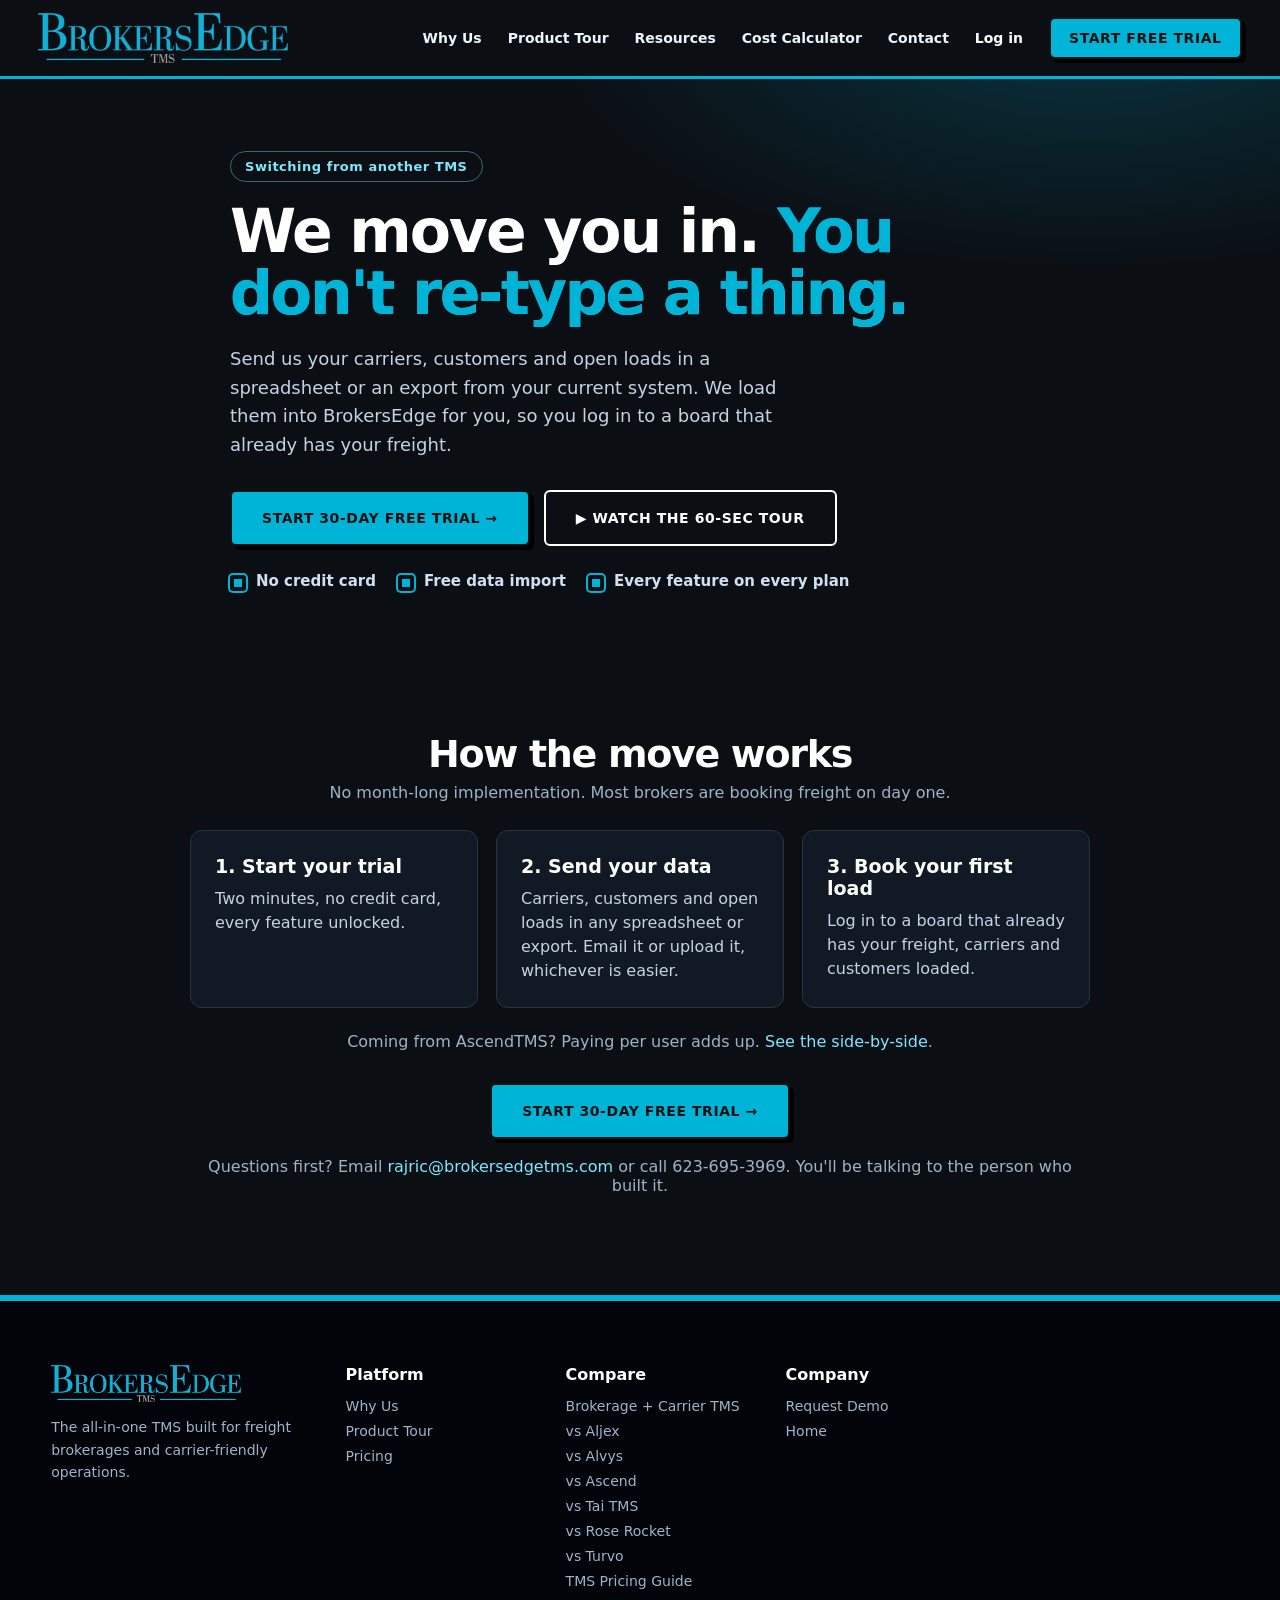
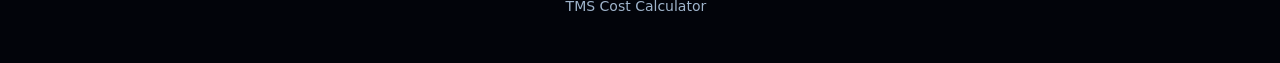
<file: switch/index.html>
<!DOCTYPE html>
<html lang="en">
<head>
  <meta charset="UTF-8" />
  <meta name="viewport" content="width=device-width, initial-scale=1.0" />
  <title>Switching TMS? We move your carriers, customers and open loads in for you | BrokersEdge</title>
  <meta name="description" content="Send BrokersEdge your carriers, customers and open loads in any spreadsheet or export and we load them in for you, so you are booking freight on day one." />
  <link rel="canonical" href="https://www.brokersedgetms.com/switch/" />
  <link rel="icon" type="image/svg+xml" href="/favicon.svg" />
  <link rel="icon" type="image/png" sizes="32x32" href="/favicon-32x32.png" />
  <link rel="icon" type="image/png" sizes="16x16" href="/favicon-16x16.png" />
  <link rel="shortcut icon" href="/favicon.ico" />
  <link rel="apple-touch-icon" sizes="180x180" href="/apple-touch-icon.png" />

  <meta property="og:type" content="website" />
  <meta property="og:site_name" content="BrokersEdge TMS" />
  <meta property="og:title" content="We move your carriers, customers and open loads in for you" />
  <meta property="og:description" content="Send BrokersEdge your carriers, customers and open loads and we load them in for you. Booking freight on day one." />
  <meta property="og:url" content="https://www.brokersedgetms.com/switch/" />
  <meta property="og:image" content="https://www.brokersedgetms.com/assets/new-dashboard.png" />

  <meta name="twitter:card" content="summary_large_image" />
  <meta name="twitter:title" content="We move your carriers, customers and open loads in for you" />
  <meta name="twitter:description" content="Send BrokersEdge your carriers, customers and open loads and we load them in for you. Booking freight on day one." />
  <meta name="twitter:image" content="https://www.brokersedgetms.com/assets/new-dashboard.png" />

  <link rel="stylesheet" href="/styles.css" />
  <link rel="stylesheet" href="/home.css" />
  
<!-- Google tag (gtag.js) -->
<script async src="https://www.googletagmanager.com/gtag/js?id=G-B9E0DRJ74R"></script>
<script>
  window.dataLayer = window.dataLayer || [];
  function gtag(){dataLayer.push(arguments);}
  gtag('js', new Date());
  gtag('config', 'G-B9E0DRJ74R');
</script>
</head>
<body>
  <header class="site-header" id="top">
    <nav class="nav-shell">
      <a class="brand" href="/" aria-label="BrokersEdge TMS home">
        <img src="/assets/brokersedge-logo-wide-clear.png" alt="BrokersEdge TMS logo" />
      </a>
      <button class="menu-toggle" aria-label="Open menu" aria-expanded="false">☰</button>
      <div class="nav-links" data-nav>
        <a href="/#why">Why Us</a>
        <a href="/#tour">Product Tour</a>
        <a href="/resources/">Resources</a>
        <a href="/tools/tms-cost-calculator/">Cost Calculator</a>
        <a href="/#contact">Contact</a>
        <a class="login" href="https://app.brokersedgetms.com/login">Log in</a>
        <a class="btn btn-primary" href="https://app.brokersedgetms.com/signup">Start Free Trial</a>
      </div>
    </nav>
  </header>
  <main>
    <section class="hero2"><div class="container" style="position:relative;max-width:820px">
      <p class="hero2-pill">Switching from another TMS</p>
      <h1>We move you in. <span class="grad">You don't re-type a thing.</span></h1>
      <p class="hero2-sub">Send us your carriers, customers and open loads in a spreadsheet or an export from your current system. We load them into BrokersEdge for you, so you log in to a board that already has your freight.</p>
      <div class="hero-actions"><a class="btn btn-primary btn-lg" href="https://app.brokersedgetms.com/signup">Start 30-Day Free Trial →</a><a class="btn btn-secondary btn-lg" href="/#watch">▶ Watch the 60-sec tour</a></div>
      <ul class="trust-row"><li>No credit card</li><li>Free data import</li><li>Every feature on every plan</li></ul>
    </div></section>
    <section class="setup" style="padding-top:56px"><div class="container" style="max-width:900px">
      <h2>How the move works</h2><p class="setup-sub">No month-long implementation. Most brokers are booking freight on day one.</p>
      <div class="setup-grid">
        <div class="setup-card"><b>1. Start your trial</b><span>Two minutes, no credit card, every feature unlocked.</span></div>
        <div class="setup-card"><b>2. Send your data</b><span>Carriers, customers and open loads in any spreadsheet or export. Email it or upload it, whichever is easier.</span></div>
        <div class="setup-card"><b>3. Book your first load</b><span>Log in to a board that already has your freight, carriers and customers loaded.</span></div>
      </div>
      <p class="setup-sub" style="margin-top:24px">Coming from AscendTMS? Paying per user adds up. <a href="/vs/ascend/" style="color:#7ee7ff">See the side-by-side</a>.</p><p style="text-align:center;margin-top:32px"><a class="btn btn-primary btn-lg" href="https://app.brokersedgetms.com/signup">Start 30-Day Free Trial →</a></p>
      <p class="setup-sub" style="margin-top:18px">Questions first? Email <a href="mailto:rajric@brokersedgetms.com" style="color:#7ee7ff">rajric@brokersedgetms.com</a> or call 623-695-3969. You'll be talking to the person who built it.</p>
    </div></section>
  </main>
<footer class="footer">
    <div class="container footer-grid">
      <div>
        <img src="/assets/brokersedge-logo-wide-clear.png" alt="BrokersEdge TMS logo" />
        <p>The all-in-one TMS built for freight brokerages and carrier-friendly operations.</p>
      </div>
      <div><h4>Platform</h4><a href="/#why">Why Us</a><a href="/#tour">Product Tour</a><a href="/#pricing">Pricing</a></div>
      <div><h4>Compare</h4><a href="/brokerage-carrier-tms/">Brokerage + Carrier TMS</a><a href="/vs/aljex/">vs Aljex</a><a href="/vs/alvys/">vs Alvys</a><a href="/vs/ascend/">vs Ascend</a><a href="/vs/tai-tms/">vs Tai TMS</a><a href="/vs/rose-rocket/">vs Rose Rocket</a><a href="/vs/turvo/">vs Turvo</a><a href="/guides/tms-pricing/">TMS Pricing Guide</a><a href="/tools/tms-cost-calculator/">TMS Cost Calculator</a></div>
      <div><h4>Company</h4><a href="/#contact">Request Demo</a><a href="/">Home</a></div>
    </div>
  </footer>
  <script src="/script.js"></script>
<script>
/* CTA click tracking -> GA4 events (trial_cta_click, login_click) */
document.addEventListener('click',function(e){
  var a=e.target.closest&&e.target.closest('a[href]'); if(!a||typeof gtag!=='function')return;
  var h=a.getAttribute('href')||'', n='';
  if(h.indexOf('app.brokersedgetms.com/signup')>-1)n='trial_cta_click';
  else if(h.indexOf('app.brokersedgetms.com/login')>-1)n='login_click';
  if(!n)return;
  gtag('event',n,{link_text:(a.textContent||'').trim().slice(0,60),page_path:location.pathname,transport_type:'beacon'});
},true);
</script>
</body>
</html>
</file>
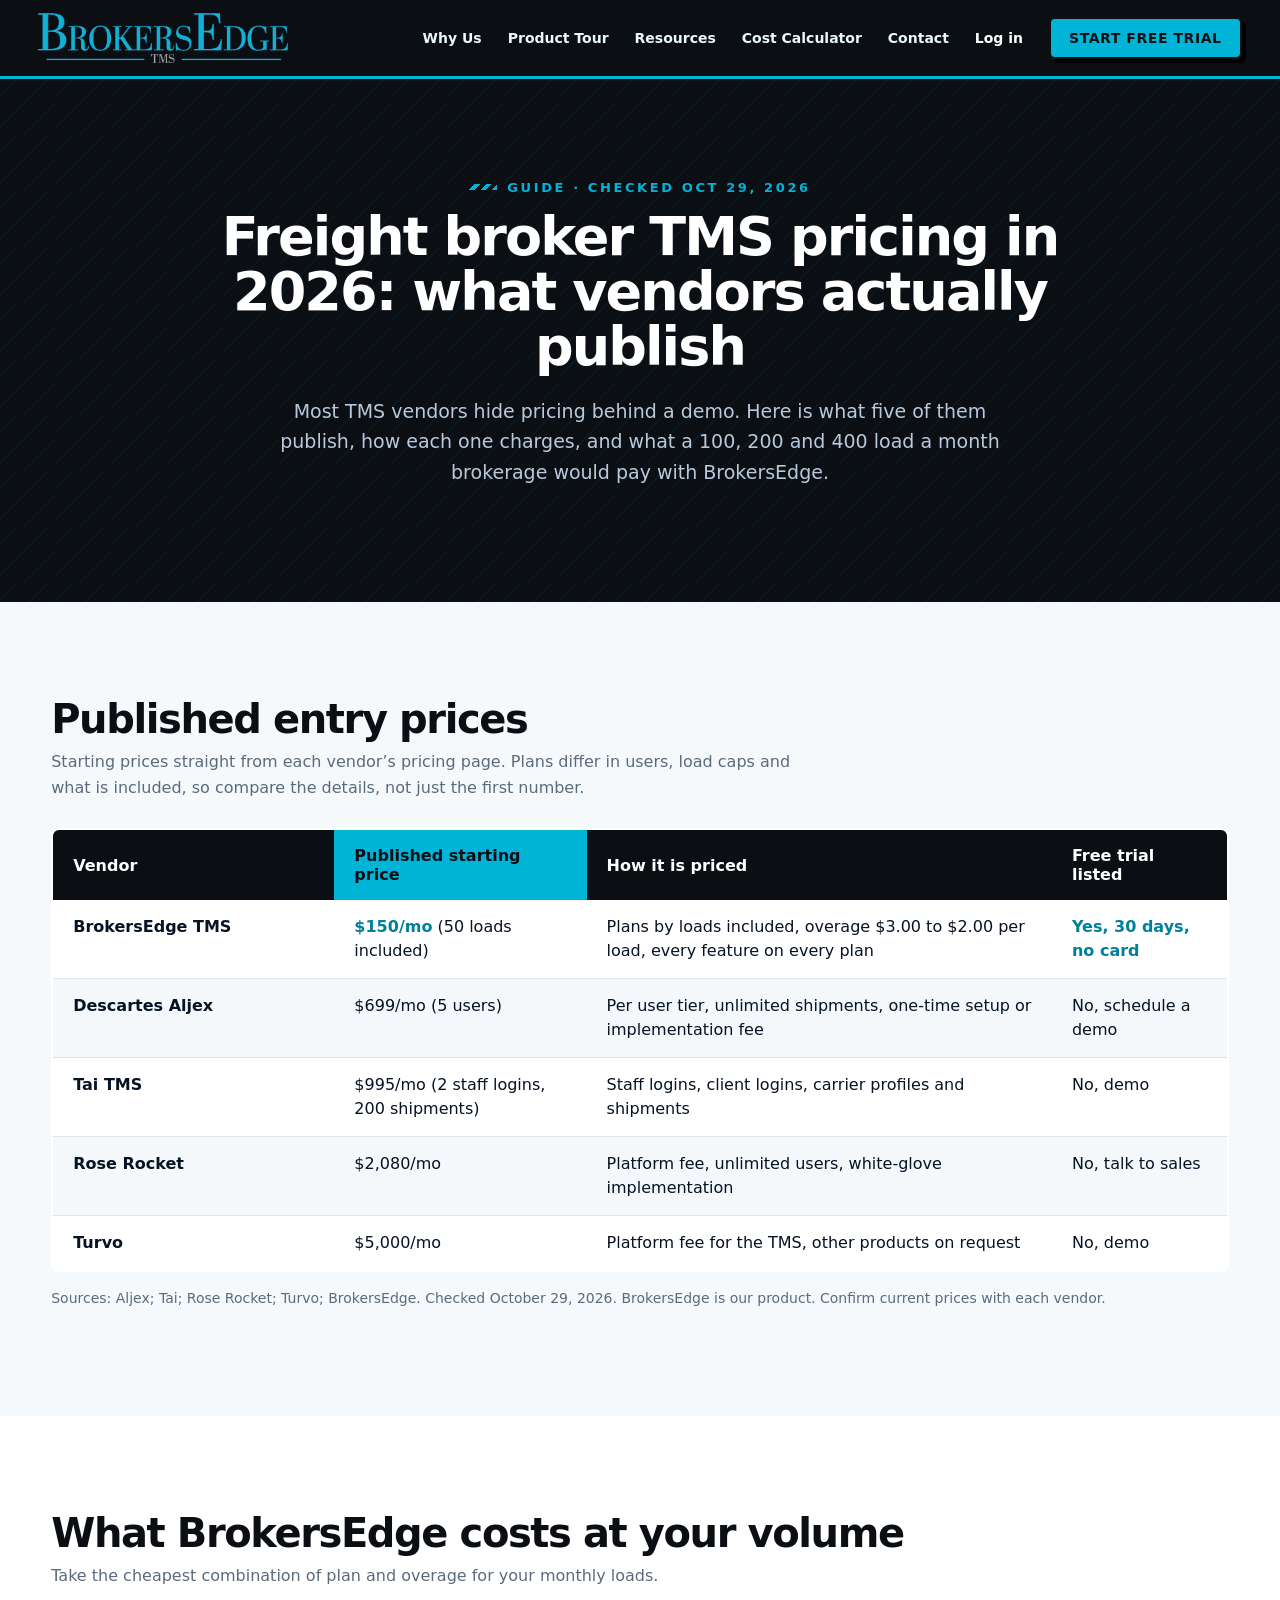
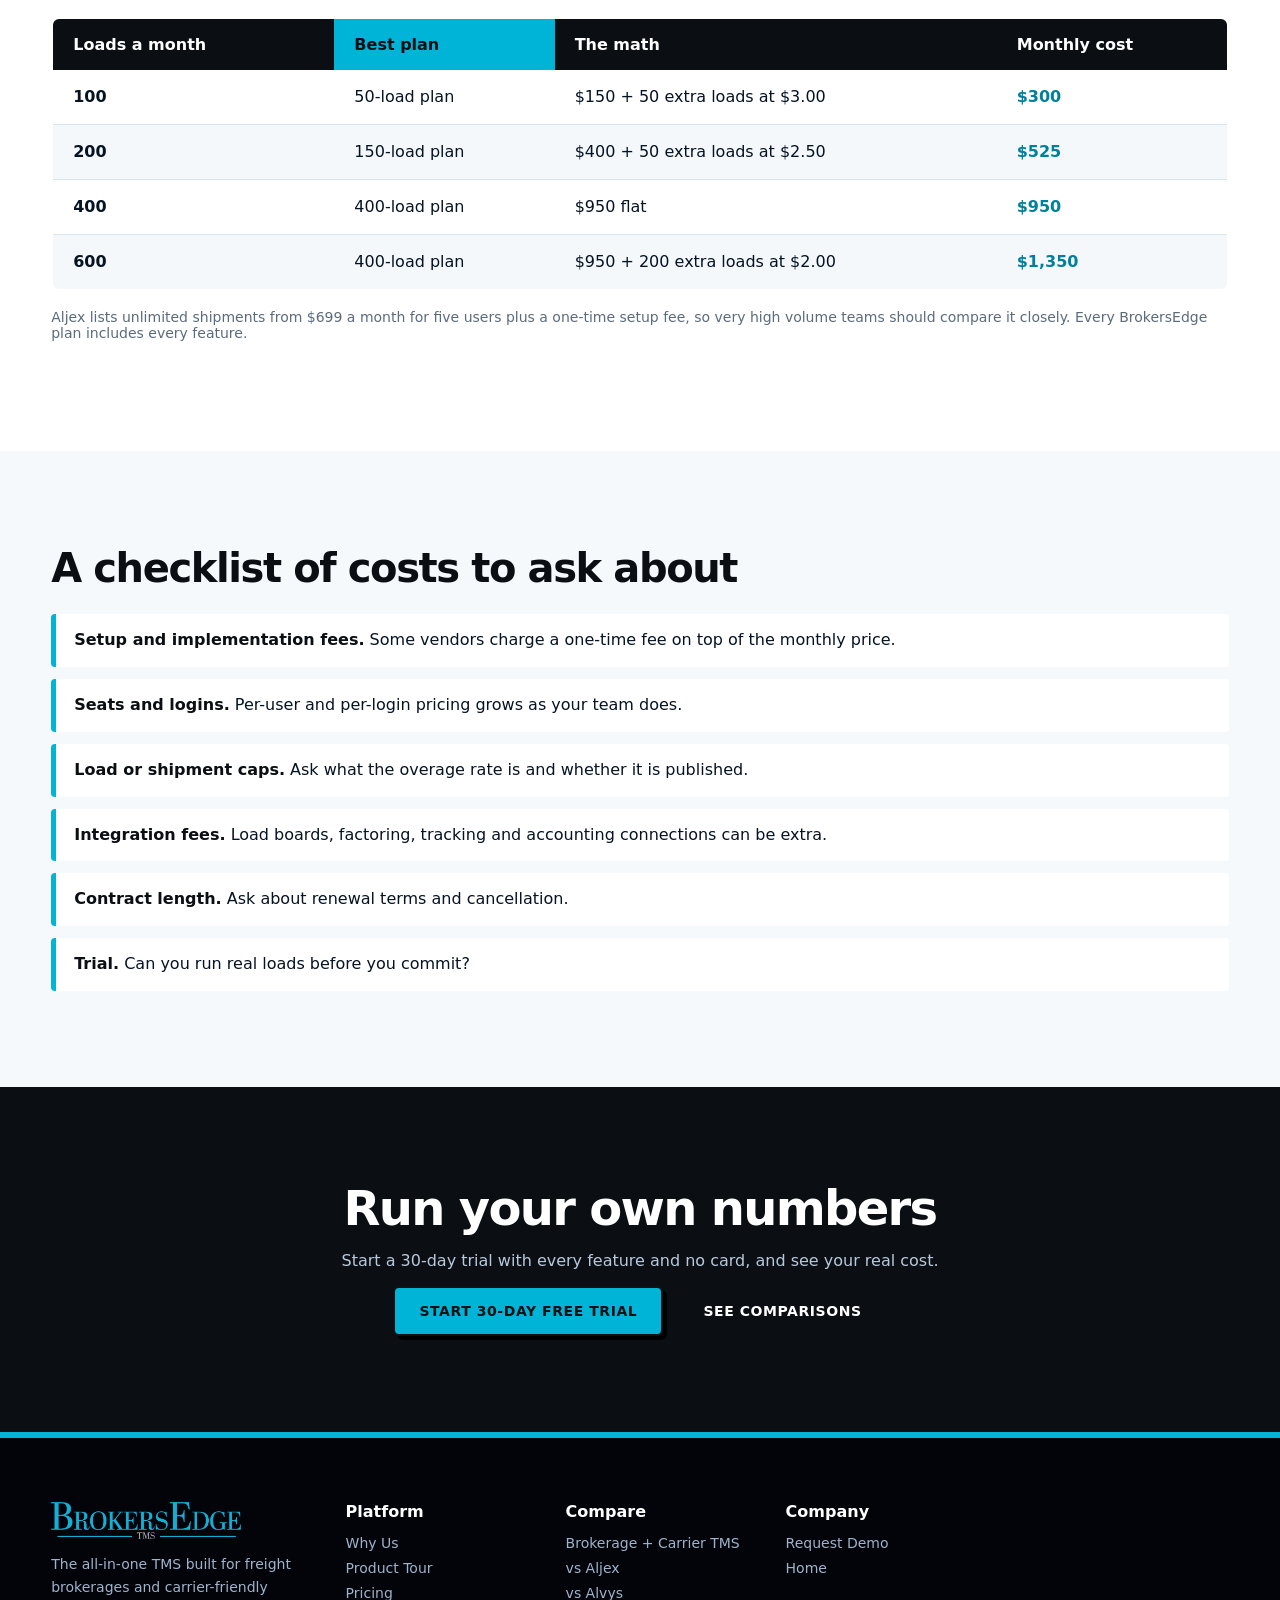
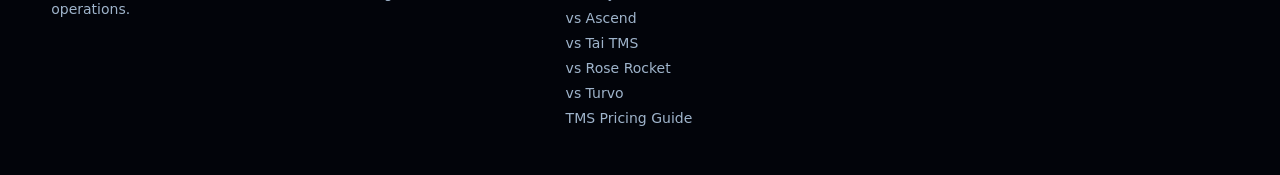
<file: guides/tms-pricing/index.html>
<!DOCTYPE html>
<html lang="en">
<head>
  <meta charset="UTF-8" />
  <meta name="viewport" content="width=device-width, initial-scale=1.0" />
  <title>Freight Broker TMS Pricing Compared (2026): What Vendors Publish</title>
  <meta name="description" content="Published TMS prices from BrokersEdge, Aljex, Tai TMS, Rose Rocket and Turvo, with worked monthly costs at 100, 200 and 400 loads. Checked October 29, 2026." />
  <link rel="canonical" href="https://www.brokersedgetms.com/guides/tms-pricing/" />
  <link rel="icon" type="image/svg+xml" href="/favicon.svg" />
  <link rel="icon" type="image/png" sizes="32x32" href="/favicon-32x32.png" />
  <link rel="icon" type="image/png" sizes="16x16" href="/favicon-16x16.png" />
  <link rel="shortcut icon" href="/favicon.ico" />
  <link rel="apple-touch-icon" sizes="180x180" href="/apple-touch-icon.png" />

  <meta property="og:type" content="website" />
  <meta property="og:site_name" content="BrokersEdge TMS" />
  <meta property="og:title" content="Freight Broker TMS Pricing Compared (2026)" />
  <meta property="og:description" content="Published TMS prices from BrokersEdge, Aljex, Tai TMS, Rose Rocket and Turvo, with worked monthly costs at 100, 200 and 400 loads. Checked October 29, 2026." />
  <meta property="og:url" content="https://www.brokersedgetms.com/guides/tms-pricing/" />
  <meta property="og:image" content="https://www.brokersedgetms.com/assets/new-dashboard.png" />

  <meta name="twitter:card" content="summary_large_image" />
  <meta name="twitter:title" content="Freight Broker TMS Pricing Compared (2026)" />
  <meta name="twitter:description" content="Published TMS prices from BrokersEdge, Aljex, Tai TMS, Rose Rocket and Turvo, with worked monthly costs at 100, 200 and 400 loads. Checked October 29, 2026." />
  <meta name="twitter:image" content="https://www.brokersedgetms.com/assets/new-dashboard.png" />

  <link rel="stylesheet" href="/styles.css" />
  
<!-- Google tag (gtag.js) -->
<script async src="https://www.googletagmanager.com/gtag/js?id=G-B9E0DRJ74R"></script>
<script>
  window.dataLayer = window.dataLayer || [];
  function gtag(){dataLayer.push(arguments);}
  gtag('js', new Date());
  gtag('config', 'G-B9E0DRJ74R');
</script>
</head>
<body>
  <header class="site-header" id="top">
    <nav class="nav-shell">
      <a class="brand" href="/" aria-label="BrokersEdge TMS home">
        <img src="/assets/brokersedge-logo-wide-clear.png" alt="BrokersEdge TMS logo" />
      </a>
      <button class="menu-toggle" aria-label="Open menu" aria-expanded="false">☰</button>
      <div class="nav-links" data-nav>
        <a href="/#why">Why Us</a>
        <a href="/#tour">Product Tour</a>
        <a href="/resources/">Resources</a>
        <a href="/tools/tms-cost-calculator/">Cost Calculator</a>
        <a href="/#contact">Contact</a>
        <a class="login" href="https://app.brokersedgetms.com/login">Log in</a>
        <a class="btn btn-primary" href="https://app.brokersedgetms.com/signup">Start Free Trial</a>
      </div>
    </nav>
  </header>

  <main>
<section class="hero section-pad"><div class="hero-bg"></div><div class="container center-copy" style="max-width:900px">
<p class="eyebrow">Guide · checked Oct 29, 2026</p>
<h1 style="font-size:clamp(32px,4.6vw,54px)">Freight broker TMS pricing in 2026: what vendors actually publish</h1>
<p class="hero-text">Most TMS vendors hide pricing behind a demo. Here is what five of them publish, how each one charges, and what a 100, 200 and 400 load a month brokerage would pay with BrokersEdge.</p></div></section>
<section class="section-pad light"><div class="container">
<h2 class="cmp-h">Published entry prices</h2>
<p class="cmp-sub">Starting prices straight from each vendor’s pricing page. Plans differ in users, load caps and what is included, so compare the details, not just the first number.</p>
<div style="margin-top:28px;overflow-x:auto"><table class="cmp-table"><thead><tr><th>Vendor</th><th>Published starting price</th><th>How it is priced</th><th>Free trial listed</th></tr></thead><tbody>
<tr><td>BrokersEdge TMS</td><td><span class="y">$150/mo</span> (50 loads included)</td><td>Plans by loads included, overage $3.00 to $2.00 per load, every feature on every plan</td><td><span class="y">Yes, 30 days, no card</span></td></tr>
<tr><td>Descartes Aljex</td><td>$699/mo (5 users)</td><td>Per user tier, unlimited shipments, one-time setup or implementation fee</td><td>No, schedule a demo</td></tr>
<tr><td>Tai TMS</td><td>$995/mo (2 staff logins, 200 shipments)</td><td>Staff logins, client logins, carrier profiles and shipments</td><td>No, demo</td></tr>
<tr><td>Rose Rocket</td><td>$2,080/mo</td><td>Platform fee, unlimited users, white-glove implementation</td><td>No, talk to sales</td></tr>
<tr><td>Turvo</td><td>$5,000/mo</td><td>Platform fee for the TMS, other products on request</td><td>No, demo</td></tr>
</tbody></table></div>
<p class="cmp-note">Sources: <a href="https://www.aljex.com/pricing/" rel="nofollow noopener">Aljex</a>; <a href="https://tai-software.com/pricing/" rel="nofollow noopener">Tai</a>; <a href="https://www.roserocket.com/pricing" rel="nofollow noopener">Rose Rocket</a>; <a href="https://turvo.com/pricing/" rel="nofollow noopener">Turvo</a>; <a href="/#pricing">BrokersEdge</a>. Checked October 29, 2026. BrokersEdge is our product. Confirm current prices with each vendor.</p>
</div></section>
<section class="section-pad"><div class="container">
<h2 class="cmp-h">What BrokersEdge costs at your volume</h2>
<p class="cmp-sub">Take the cheapest combination of plan and overage for your monthly loads.</p>
<div style="margin-top:28px;overflow-x:auto"><table class="cmp-table"><thead><tr><th>Loads a month</th><th>Best plan</th><th>The math</th><th>Monthly cost</th></tr></thead><tbody>
<tr><td>100</td><td>50-load plan</td><td>$150 + 50 extra loads at $3.00</td><td><span class="y">$300</span></td></tr>
<tr><td>200</td><td>150-load plan</td><td>$400 + 50 extra loads at $2.50</td><td><span class="y">$525</span></td></tr>
<tr><td>400</td><td>400-load plan</td><td>$950 flat</td><td><span class="y">$950</span></td></tr>
<tr><td>600</td><td>400-load plan</td><td>$950 + 200 extra loads at $2.00</td><td><span class="y">$1,350</span></td></tr>
</tbody></table></div>
<p class="cmp-note">Aljex lists unlimited shipments from $699 a month for five users plus a one-time setup fee, so very high volume teams should compare it closely. Every BrokersEdge plan includes every feature.</p>
</div></section>
<section class="section-pad light"><div class="container">
<h2 class="cmp-h">A checklist of costs to ask about</h2>
<ul class="cmp-list">
<li><b>Setup and implementation fees.</b> Some vendors charge a one-time fee on top of the monthly price.</li>
<li><b>Seats and logins.</b> Per-user and per-login pricing grows as your team does.</li>
<li><b>Load or shipment caps.</b> Ask what the overage rate is and whether it is published.</li>
<li><b>Integration fees.</b> Load boards, factoring, tracking and accounting connections can be extra.</li>
<li><b>Contract length.</b> Ask about renewal terms and cancellation.</li>
<li><b>Trial.</b> Can you run real loads before you commit?</li>
</ul>
</div></section>
<section class="section-pad dark-panel"><div class="container center-copy"><h2>Run your own numbers</h2><p>Start a 30-day trial with every feature and no card, and see your real cost.</p></div>
<div class="container" style="margin-top:16px;text-align:center"><a class="btn btn-primary" href="https://app.brokersedgetms.com/signup">Start 30-Day Free Trial</a> <a class="btn" href="/vs/aljex/" style="margin-left:10px">See comparisons</a></div></section>
</main>

  <footer class="footer">
    <div class="container footer-grid">
      <div>
        <img src="/assets/brokersedge-logo-wide-clear.png" alt="BrokersEdge TMS logo" />
        <p>The all-in-one TMS built for freight brokerages and carrier-friendly operations.</p>
      </div>
      <div><h4>Platform</h4><a href="/#why">Why Us</a><a href="/#tour">Product Tour</a><a href="/#pricing">Pricing</a></div>
      <div><h4>Compare</h4><a href="/brokerage-carrier-tms/">Brokerage + Carrier TMS</a><a href="/vs/aljex/">vs Aljex</a><a href="/vs/alvys/">vs Alvys</a><a href="/vs/ascend/">vs Ascend</a><a href="/vs/tai-tms/">vs Tai TMS</a><a href="/vs/rose-rocket/">vs Rose Rocket</a><a href="/vs/turvo/">vs Turvo</a><a href="/guides/tms-pricing/">TMS Pricing Guide</a></div>
      <div><h4>Company</h4><a href="/#contact">Request Demo</a><a href="/">Home</a></div>
    </div>
  </footer>
  <script src="/script.js"></script>
<script>
/* CTA click tracking -> GA4 events (trial_cta_click, login_click) */
document.addEventListener('click',function(e){
  var a=e.target.closest&&e.target.closest('a[href]'); if(!a||typeof gtag!=='function')return;
  var h=a.getAttribute('href')||'', n='';
  if(h.indexOf('app.brokersedgetms.com/signup')>-1)n='trial_cta_click';
  else if(h.indexOf('app.brokersedgetms.com/login')>-1)n='login_click';
  if(!n)return;
  gtag('event',n,{link_text:(a.textContent||'').trim().slice(0,60),page_path:location.pathname,transport_type:'beacon'});
},true);
</script>
</body>
</html>
</file>
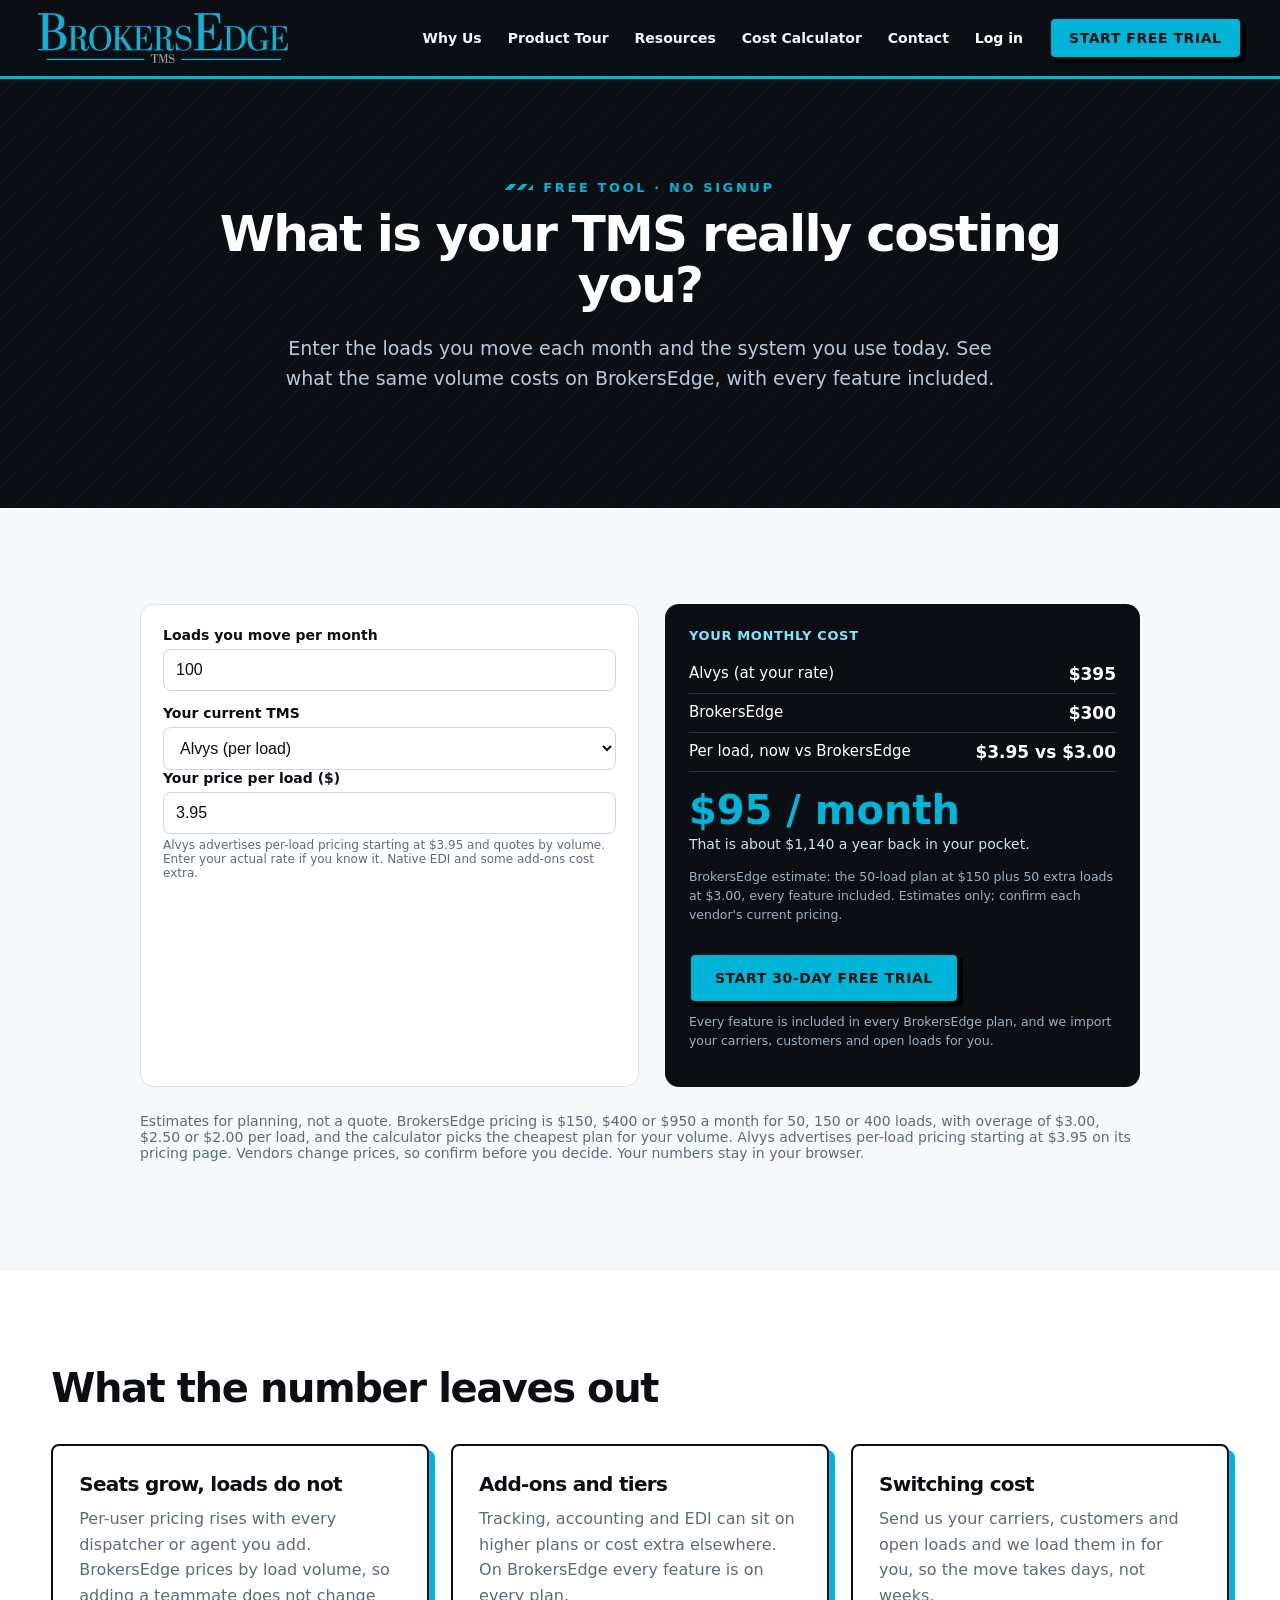
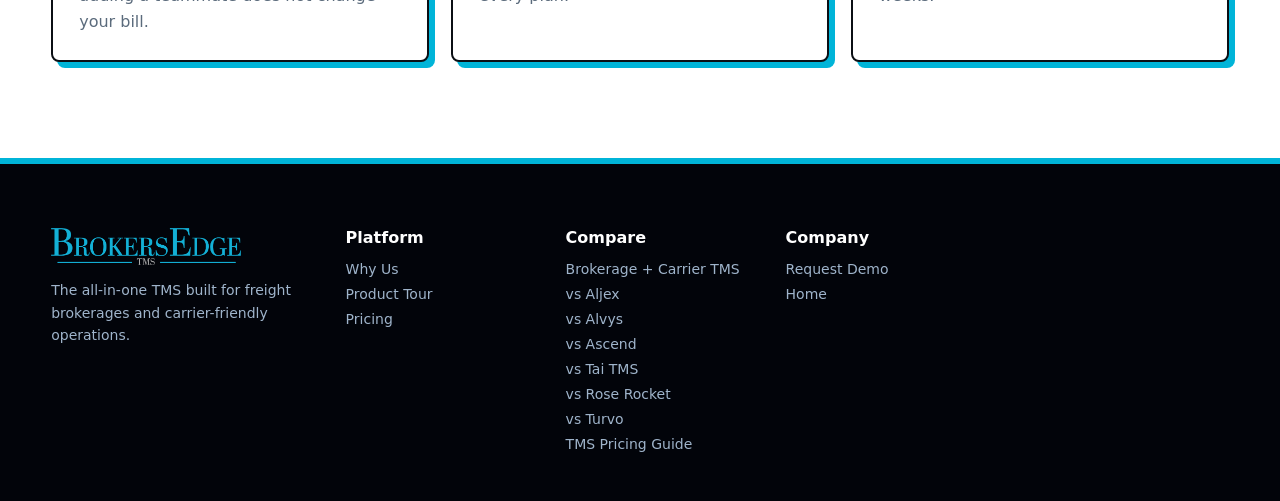
<file: tools/tms-cost-calculator/index.html>
<!DOCTYPE html>
<html lang="en">
<head>
  <meta charset="UTF-8" />
  <meta name="viewport" content="width=device-width, initial-scale=1.0" />
  <title>TMS Cost Calculator: What Are You Really Paying? | BrokersEdge TMS</title>
  <meta name="description" content="Free TMS cost calculator. Enter your monthly loads and current system (Alvys or other) to see what you would pay on BrokersEdge. No signup." />
  <link rel="canonical" href="https://www.brokersedgetms.com/tools/tms-cost-calculator/" />
  <link rel="icon" type="image/svg+xml" href="/favicon.svg" />
  <link rel="icon" type="image/png" sizes="32x32" href="/favicon-32x32.png" />
  <link rel="icon" type="image/png" sizes="16x16" href="/favicon-16x16.png" />
  <link rel="shortcut icon" href="/favicon.ico" />
  <link rel="apple-touch-icon" sizes="180x180" href="/apple-touch-icon.png" />

  <meta property="og:type" content="website" />
  <meta property="og:site_name" content="BrokersEdge TMS" />
  <meta property="og:title" content="TMS Cost Calculator: What Are You Really Paying? | BrokersEdge TMS" />
  <meta property="og:description" content="Free TMS cost calculator. Enter your monthly loads and current system (Alvys or other) to see what you would pay on BrokersEdge. No signup." />
  <meta property="og:url" content="https://www.brokersedgetms.com/tools/tms-cost-calculator/" />
  <meta property="og:image" content="https://www.brokersedgetms.com/assets/new-dashboard.png" />

  <meta name="twitter:card" content="summary_large_image" />
  <meta name="twitter:title" content="TMS Cost Calculator: What Are You Really Paying? | BrokersEdge TMS" />
  <meta name="twitter:description" content="Free TMS cost calculator. Enter your monthly loads and current system (Alvys or other) to see what you would pay on BrokersEdge. No signup." />
  <meta name="twitter:image" content="https://www.brokersedgetms.com/assets/new-dashboard.png" />

  <link rel="stylesheet" href="/styles.css" />
  
<!-- Google tag (gtag.js) -->
<script async src="https://www.googletagmanager.com/gtag/js?id=G-B9E0DRJ74R"></script>
<script>
  window.dataLayer = window.dataLayer || [];
  function gtag(){dataLayer.push(arguments);}
  gtag('js', new Date());
  gtag('config', 'G-B9E0DRJ74R');
</script>
</head>
<body>
  <header class="site-header" id="top">
    <nav class="nav-shell">
      <a class="brand" href="/" aria-label="BrokersEdge TMS home">
        <img src="/assets/brokersedge-logo-wide-clear.png" alt="BrokersEdge TMS logo" />
      </a>
      <button class="menu-toggle" aria-label="Open menu" aria-expanded="false">☰</button>
      <div class="nav-links" data-nav>
        <a href="/#why">Why Us</a>
        <a href="/#tour">Product Tour</a>
        <a href="/resources/">Resources</a>
        <a href="/tools/tms-cost-calculator/">Cost Calculator</a>
        <a href="/#contact">Contact</a>
        <a class="login" href="https://app.brokersedgetms.com/login">Log in</a>
        <a class="btn btn-primary" href="https://app.brokersedgetms.com/signup">Start Free Trial</a>
      </div>
    </nav>
  </header>

  <main>
    <section class="hero section-pad"><div class="hero-bg"></div>
      <div class="container center-copy" style="max-width:860px">
        <p class="eyebrow">Free tool · no signup</p>
        <h1 style="font-size:clamp(30px,4.4vw,50px)">What is your TMS really costing you?</h1>
        <p class="hero-text">Enter the loads you move each month and the system you use today. See what the same volume costs on BrokersEdge, with every feature included.</p>
      </div></section>
<section class="section-pad light"><div class="container" style="max-width:1000px">
<style>
.sv{display:grid;grid-template-columns:1.05fr 1fr;gap:26px;align-items:stretch}
@media(max-width:800px){.sv{grid-template-columns:1fr}}
.sv-in{background:#fff;border:1px solid #dbe3ea;border-radius:14px;padding:22px}
.sv-in label{display:block;font-weight:600;font-size:14px;margin:14px 0 6px;color:#0b0f14}
.sv-in label:first-child{margin-top:0}
.sv-in input,.sv-in select{width:100%;padding:11px 12px;border:1px solid #cdd6df;border-radius:8px;font-size:16px;background:#fff;color:#0b0f14}
.sv-in small{display:block;color:#5b6b7a;font-size:12px;margin-top:4px}
.sv-row2{display:grid;grid-template-columns:1fr 1fr;gap:12px}
.sv-out{background:#0b0f14;color:#fff;border-radius:14px;padding:24px;display:flex;flex-direction:column}
.sv-out h3{margin:0 0 12px;font-size:13px;color:#7ee7ff;letter-spacing:.05em;text-transform:uppercase}
.sv-line{display:flex;justify-content:space-between;gap:12px;padding:9px 0;border-bottom:1px solid rgba(255,255,255,.12);font-size:15px}
.sv-line b{font-size:17px}
.sv-big{font-size:40px;font-weight:800;color:#00b4d8;line-height:1.1;margin:16px 0 4px}
.sv-sub{font-size:14px;color:#cfe3ee;min-height:20px}
.sv-note{font-size:12.5px;color:#9fb0c0;margin-top:12px;line-height:1.5}
.sv-cta{margin-top:auto;padding-top:16px}
.sv-hide{display:none}
</style>
<div class="sv" id="sv">
 <div class="sv-in">
  <label for="sv-loads">Loads you move per month</label>
  <input id="sv-loads" type="number" min="0" step="1" value="100" inputmode="numeric" />
  <label for="sv-tms">Your current TMS</label>
  <select id="sv-tms">
    <option value="alvys">Alvys (per load)</option>
    <option value="other">Another system (enter your cost)</option>
  </select>
  <div id="sv-alvys">
    <label for="sv-rate">Your price per load ($)</label>
    <input id="sv-rate" type="number" min="0" step="any" value="3.95" inputmode="decimal" />
    <small>Alvys advertises per-load pricing starting at $3.95 and quotes by volume. Enter your actual rate if you know it. Native EDI and some add-ons cost extra.</small>
  </div>
  <div id="sv-other" class="sv-hide">
    <label for="sv-cost">What you pay each month ($)</label>
    <input id="sv-cost" type="number" min="0" step="any" value="500" inputmode="decimal" />
    <small>Include every seat, add-on, accounting, tracking and EDI fee.</small>
  </div>
 </div>
 <div class="sv-out" aria-live="polite">
  <h3>Your monthly cost</h3>
  <div class="sv-line"><span id="sv-cur-name">Alvys (at your rate)</span><b id="sv-cur">-</b></div>
  <div class="sv-line"><span>BrokersEdge</span><b id="sv-be">-</b></div>
  <div class="sv-line"><span>Per load, now vs BrokersEdge</span><b id="sv-pl">-</b></div>
  <div class="sv-big" id="sv-save">-</div>
  <div class="sv-sub" id="sv-sub">&nbsp;</div>
  <p class="sv-note" id="sv-plan-note"></p>
  <div class="sv-cta"><a class="btn btn-primary" href="https://app.brokersedgetms.com/signup">Start 30-Day Free Trial</a>
  <p class="sv-note" style="margin-top:10px">Every feature is included in every BrokersEdge plan, and we import your carriers, customers and open loads for you.</p></div>
 </div>
</div>
<script>
(function(){
 var $=function(id){return document.getElementById(id)};
 function num(id){var v=parseFloat($(id).value);return isFinite(v)&&v>0?v:0}
 function usd(v){return (v<0?'-':'')+'$'+Math.abs(v).toLocaleString('en-US',{maximumFractionDigits:0})}
 function usd2(v){return '$'+v.toLocaleString('en-US',{minimumFractionDigits:2,maximumFractionDigits:2})}
 var PLANS=[{n:50,base:150,over:3},{n:150,base:400,over:2.5},{n:400,base:950,over:2}];
 function be(loads){
  var best=null;
  PLANS.forEach(function(p){var c=p.base+Math.max(0,loads-p.n)*p.over;if(!best||c<best.cost)best={cost:c,n:p.n,base:p.base,over:p.over}});
  return best;
 }
 var used=false;
 function calc(){
  var loads=num('sv-loads'),t=$('sv-tms').value,cur=0,name='';
  $('sv-alvys').className=t==='alvys'?'':'sv-hide';
  $('sv-other').className=t==='other'?'':'sv-hide';
  if(t==='alvys'){cur=loads*num('sv-rate');name='Alvys (at your rate)';}
  else{cur=num('sv-cost');name='Your current TMS';}
  var b=be(loads),cost=loads>0?b.cost:0;
  $('sv-cur-name').textContent=name;
  $('sv-cur').textContent=usd(cur);
  $('sv-be').textContent=loads>0?usd(cost):'-';
  $('sv-pl').textContent=loads>0?usd2(cur/loads)+' vs '+usd2(cost/loads):'-';
  var save=cur-cost,big=$('sv-save'),sub=$('sv-sub'),note=$('sv-plan-note');
  if(loads<=0||cur<=0){big.textContent='-';sub.innerHTML='&nbsp;';note.textContent='';return;}
  if(save>0){big.textContent=usd(save)+' / month';sub.textContent='That is about '+usd(save*12)+' a year back in your pocket.';}
  else{big.textContent='About even';sub.textContent='At this volume your current cost is at or below BrokersEdge. Compare features, support and what each plan includes.';}
  var ov=Math.max(0,loads-b.n);
  note.textContent='BrokersEdge estimate: the '+b.n+'-load plan at '+usd(b.base)+(ov>0?' plus '+ov+' extra loads at '+usd2(b.over):'')+', every feature included. Estimates only; confirm each vendor\'s current pricing.';
 }
 ['sv-loads','sv-tms','sv-rate','sv-cost'].forEach(function(id){
  $(id).addEventListener('input',function(){calc();if(!used&&typeof gtag==='function'){used=true;gtag('event','calculator_use',{tool:'tms_cost',transport_type:'beacon'});}});
  $(id).addEventListener('change',calc);
 });
 calc();
})();
</script>

<p class="cmp-note" style="margin-top:26px">Estimates for planning, not a quote. BrokersEdge pricing is $150, $400 or $950 a month for 50, 150 or 400 loads, with overage of $3.00, $2.50 or $2.00 per load, and the calculator picks the cheapest plan for your volume. Alvys advertises per-load pricing starting at $3.95 on <a href="https://alvys.com/pricing" rel="nofollow noopener">its pricing page</a>. Vendors change prices, so confirm before you decide. Your numbers stay in your browser.</p>
</div></section>
<section class="section-pad "><div class="container"><h2 class="cmp-h">What the number leaves out</h2><div class="cmp-grid"><div class="cmp-card"><h3>Seats grow, loads do not</h3><p>Per-user pricing rises with every dispatcher or agent you add. BrokersEdge prices by load volume, so adding a teammate does not change your bill.</p></div><div class="cmp-card"><h3>Add-ons and tiers</h3><p>Tracking, accounting and EDI can sit on higher plans or cost extra elsewhere. On BrokersEdge every feature is on every plan.</p></div><div class="cmp-card"><h3>Switching cost</h3><p>Send us your carriers, customers and open loads and <a href="/switch/">we load them in for you</a>, so the move takes days, not weeks.</p></div></div></div></section>
    </main>

  <footer class="footer">
    <div class="container footer-grid">
      <div>
        <img src="/assets/brokersedge-logo-wide-clear.png" alt="BrokersEdge TMS logo" />
        <p>The all-in-one TMS built for freight brokerages and carrier-friendly operations.</p>
      </div>
      <div><h4>Platform</h4><a href="/#why">Why Us</a><a href="/#tour">Product Tour</a><a href="/#pricing">Pricing</a></div>
      <div><h4>Compare</h4><a href="/brokerage-carrier-tms/">Brokerage + Carrier TMS</a><a href="/vs/aljex/">vs Aljex</a><a href="/vs/alvys/">vs Alvys</a><a href="/vs/ascend/">vs Ascend</a><a href="/vs/tai-tms/">vs Tai TMS</a><a href="/vs/rose-rocket/">vs Rose Rocket</a><a href="/vs/turvo/">vs Turvo</a><a href="/guides/tms-pricing/">TMS Pricing Guide</a></div>
      <div><h4>Company</h4><a href="/#contact">Request Demo</a><a href="/">Home</a></div>
    </div>
  </footer>
  <script src="/script.js"></script>
<script>
/* CTA click tracking -> GA4 events (trial_cta_click, login_click) */
document.addEventListener('click',function(e){
  var a=e.target.closest&&e.target.closest('a[href]'); if(!a||typeof gtag!=='function')return;
  var h=a.getAttribute('href')||'', n='';
  if(h.indexOf('app.brokersedgetms.com/signup')>-1)n='trial_cta_click';
  else if(h.indexOf('app.brokersedgetms.com/login')>-1)n='login_click';
  if(!n)return;
  gtag('event',n,{link_text:(a.textContent||'').trim().slice(0,60),page_path:location.pathname,transport_type:'beacon'});
},true);
</script>
</body>
</html>
</file>
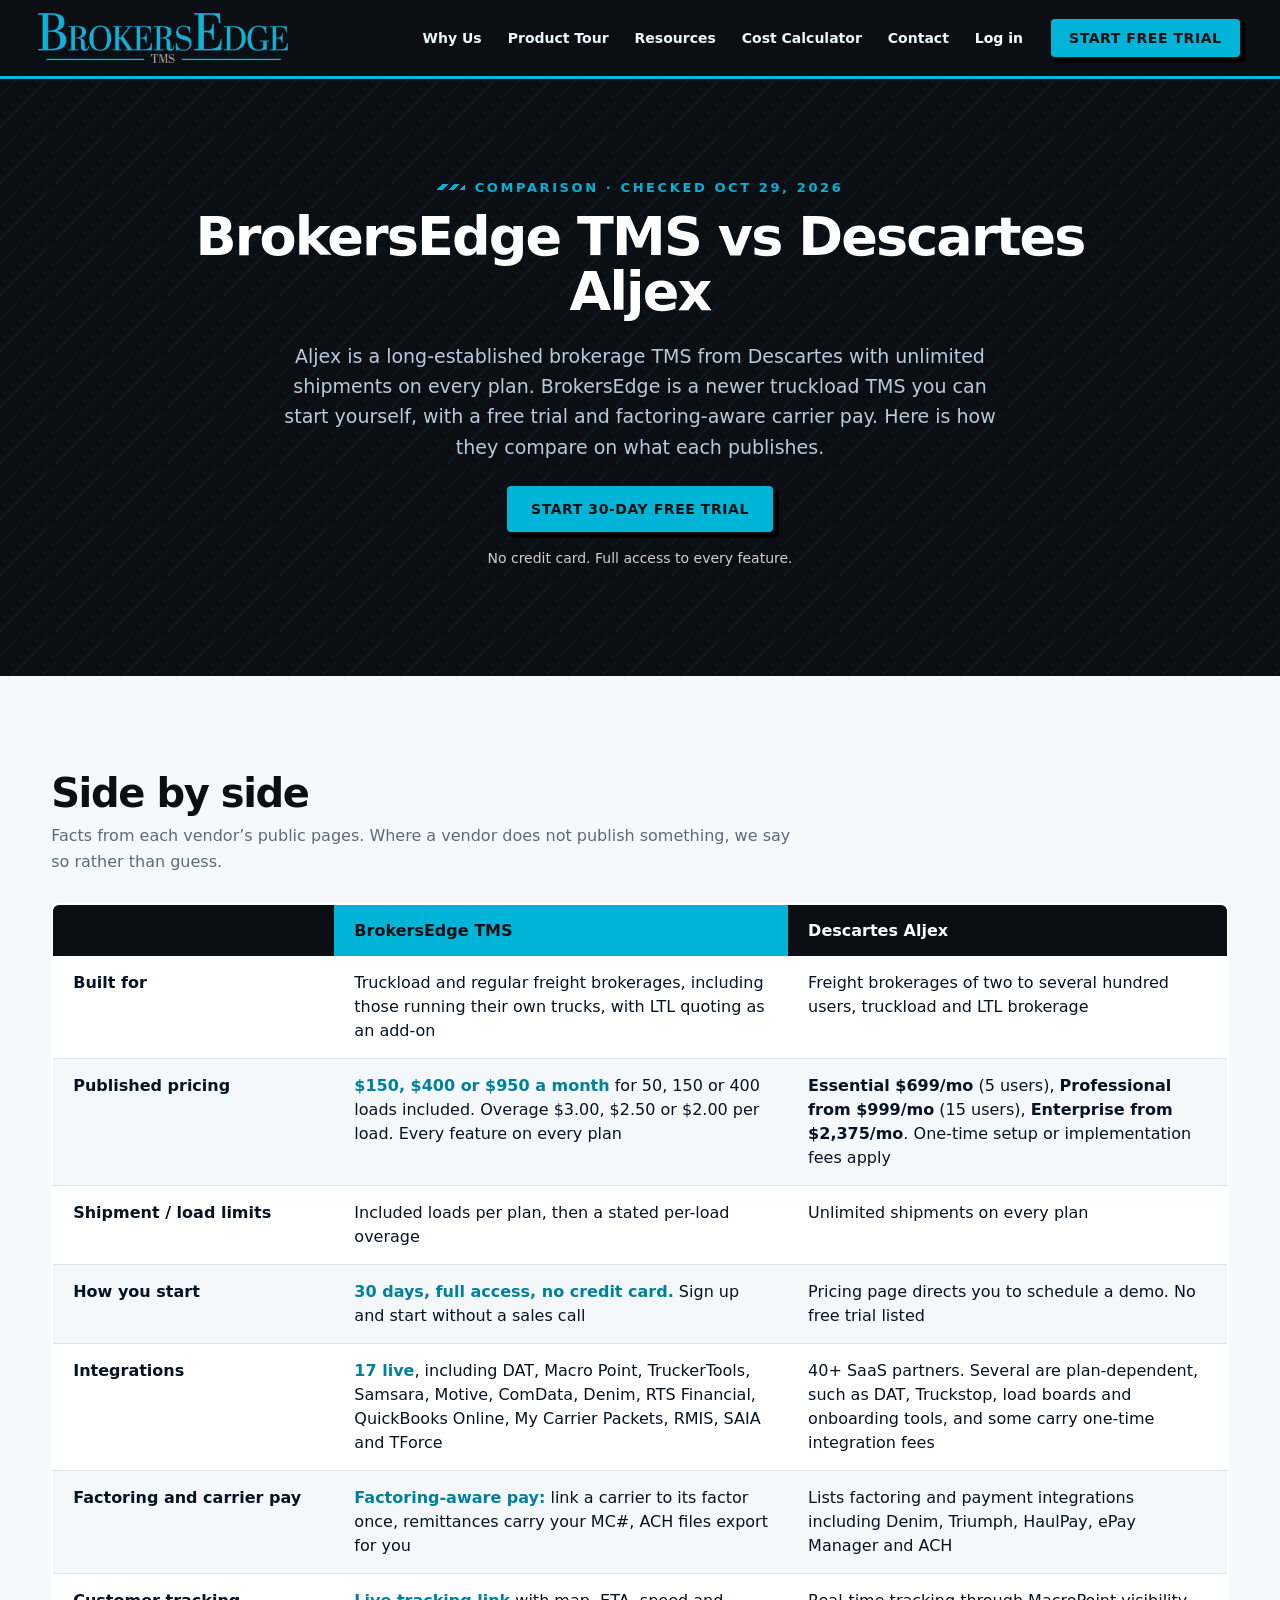
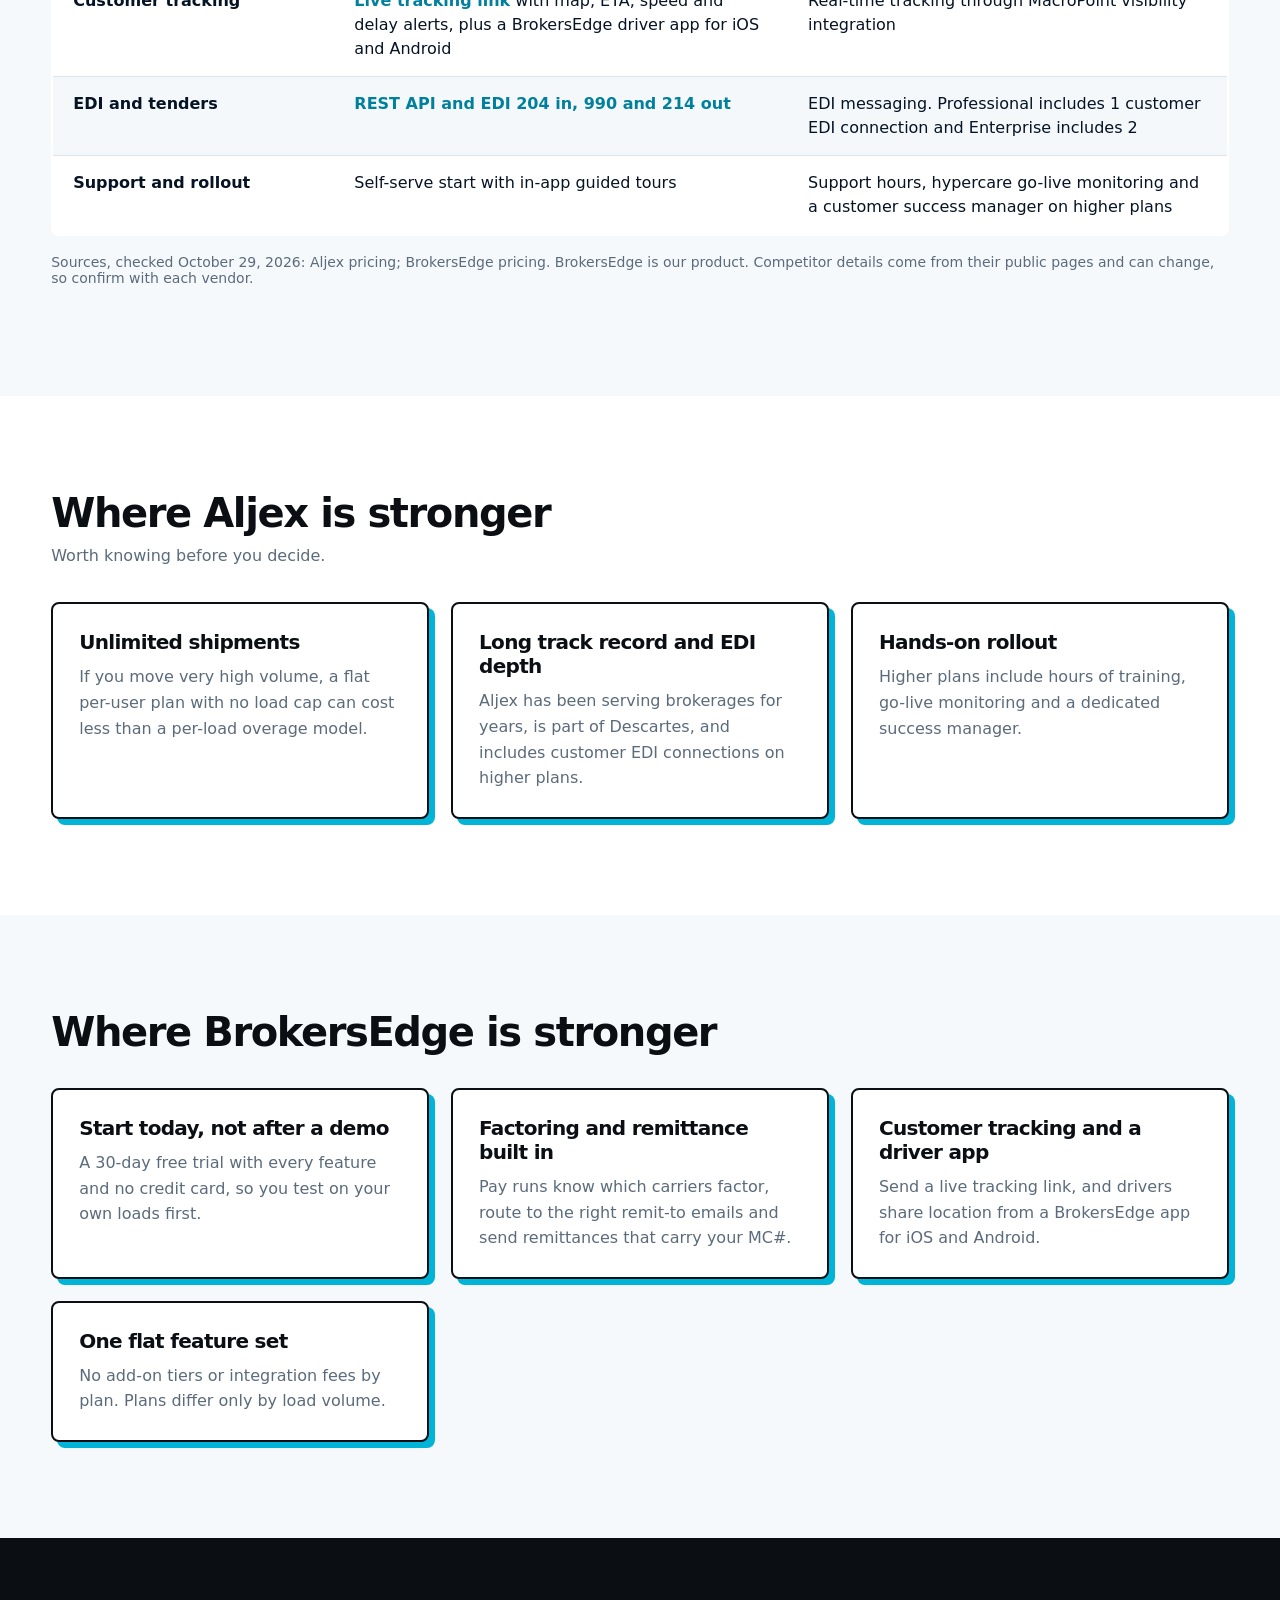
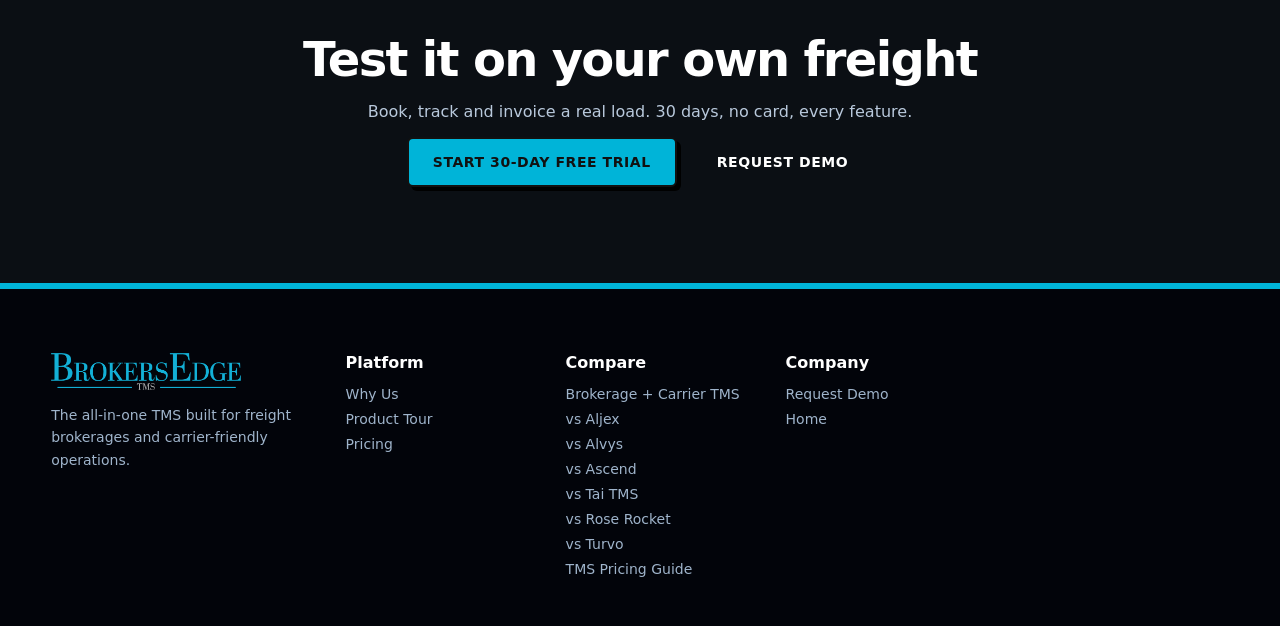
<file: vs/aljex/index.html>
<!DOCTYPE html>
<html lang="en">
<head>
  <meta charset="UTF-8" />
  <meta name="viewport" content="width=device-width, initial-scale=1.0" />
  <title>BrokersEdge TMS vs Descartes Aljex: pricing, features and fit (2026)</title>
  <meta name="description" content="BrokersEdge TMS vs Descartes Aljex compared on published pricing, included volume, trial, integrations, tracking and carrier pay. Sources and date included." />
  <link rel="canonical" href="https://www.brokersedgetms.com/vs/aljex/" />
  <link rel="icon" type="image/svg+xml" href="/favicon.svg" />
  <link rel="icon" type="image/png" sizes="32x32" href="/favicon-32x32.png" />
  <link rel="icon" type="image/png" sizes="16x16" href="/favicon-16x16.png" />
  <link rel="shortcut icon" href="/favicon.ico" />
  <link rel="apple-touch-icon" sizes="180x180" href="/apple-touch-icon.png" />

  <meta property="og:type" content="website" />
  <meta property="og:site_name" content="BrokersEdge TMS" />
  <meta property="og:title" content="BrokersEdge TMS vs Descartes Aljex: pricing, features and fit (2026)" />
  <meta property="og:description" content="BrokersEdge TMS vs Descartes Aljex compared on published pricing, included volume, trial, integrations, tracking and carrier pay. Sources and date included." />
  <meta property="og:url" content="https://www.brokersedgetms.com/vs/aljex/" />
  <meta property="og:image" content="https://www.brokersedgetms.com/assets/new-dashboard.png" />

  <meta name="twitter:card" content="summary_large_image" />
  <meta name="twitter:title" content="BrokersEdge TMS vs Descartes Aljex: pricing, features and fit (2026)" />
  <meta name="twitter:description" content="BrokersEdge TMS vs Descartes Aljex compared on published pricing, included volume, trial, integrations, tracking and carrier pay. Sources and date included." />
  <meta name="twitter:image" content="https://www.brokersedgetms.com/assets/new-dashboard.png" />

  <link rel="stylesheet" href="/styles.css" />
  
<!-- Google tag (gtag.js) -->
<script async src="https://www.googletagmanager.com/gtag/js?id=G-B9E0DRJ74R"></script>
<script>
  window.dataLayer = window.dataLayer || [];
  function gtag(){dataLayer.push(arguments);}
  gtag('js', new Date());
  gtag('config', 'G-B9E0DRJ74R');
</script>
</head>
<body>
  <header class="site-header" id="top">
    <nav class="nav-shell">
      <a class="brand" href="/" aria-label="BrokersEdge TMS home">
        <img src="/assets/brokersedge-logo-wide-clear.png" alt="BrokersEdge TMS logo" />
      </a>
      <button class="menu-toggle" aria-label="Open menu" aria-expanded="false">☰</button>
      <div class="nav-links" data-nav>
        <a href="/#why">Why Us</a>
        <a href="/#tour">Product Tour</a>
        <a href="/resources/">Resources</a>
        <a href="/tools/tms-cost-calculator/">Cost Calculator</a>
        <a href="/#contact">Contact</a>
        <a class="login" href="https://app.brokersedgetms.com/login">Log in</a>
        <a class="btn btn-primary" href="https://app.brokersedgetms.com/signup">Start Free Trial</a>
      </div>
    </nav>
  </header>

  <main>
    <section class="hero section-pad"><div class="hero-bg"></div>
      <div class="container center-copy" style="max-width:900px">
        <p class="eyebrow">Comparison · checked Oct 29, 2026</p>
        <h1 style="font-size:clamp(32px,4.6vw,54px)">BrokersEdge TMS vs Descartes Aljex</h1>
        <p class="hero-text">Aljex is a long-established brokerage TMS from Descartes with unlimited shipments on every plan. BrokersEdge is a newer truckload TMS you can start yourself, with a free trial and factoring-aware carrier pay. Here is how they compare on what each publishes.</p>
        <p style="margin-top:22px"><a class="btn btn-primary" href="https://app.brokersedgetms.com/signup">Start 30-Day Free Trial</a></p>
        <p style="margin-top:10px;font-size:14px;opacity:.8">No credit card. Full access to every feature.</p>
      </div></section>
<section class="section-pad light"><div class="container"><h2 class="cmp-h">Side by side</h2><p class="cmp-sub">Facts from each vendor’s public pages. Where a vendor does not publish something, we say so rather than guess.</p><div style="margin-top:28px;overflow-x:auto"><table class="cmp-table"><thead><tr><th>&nbsp;</th><th>BrokersEdge TMS</th><th>Descartes Aljex</th></tr></thead><tbody><tr><td>Built for</td><td>Truckload and regular freight brokerages, including those running their own trucks, with LTL quoting as an add-on</td><td>Freight brokerages of two to several hundred users, truckload and LTL brokerage</td></tr><tr><td>Published pricing</td><td><span class="y">$150, $400 or $950 a month</span> for 50, 150 or 400 loads included. Overage $3.00, $2.50 or $2.00 per load. Every feature on every plan</td><td><b>Essential $699/mo</b> (5 users), <b>Professional from $999/mo</b> (15 users), <b>Enterprise from $2,375/mo</b>. One-time setup or implementation fees apply</td></tr><tr><td>Shipment / load limits</td><td>Included loads per plan, then a stated per-load overage</td><td>Unlimited shipments on every plan</td></tr><tr><td>How you start</td><td><span class="y">30 days, full access, no credit card.</span> Sign up and start without a sales call</td><td>Pricing page directs you to schedule a demo. No free trial listed</td></tr><tr><td>Integrations</td><td><span class="y">17 live</span>, including DAT, Macro Point, TruckerTools, Samsara, Motive, ComData, Denim, RTS Financial, QuickBooks Online, My Carrier Packets, RMIS, SAIA and TForce</td><td>40+ SaaS partners. Several are plan-dependent, such as DAT, Truckstop, load boards and onboarding tools, and some carry one-time integration fees</td></tr><tr><td>Factoring and carrier pay</td><td><span class="y">Factoring-aware pay:</span> link a carrier to its factor once, remittances carry your MC#, ACH files export for you</td><td>Lists factoring and payment integrations including Denim, Triumph, HaulPay, ePay Manager and ACH</td></tr><tr><td>Customer tracking</td><td><span class="y">Live tracking link</span> with map, ETA, speed and delay alerts, plus a BrokersEdge driver app for iOS and Android</td><td>Real-time tracking through MacroPoint visibility integration</td></tr><tr><td>EDI and tenders</td><td><span class="y">REST API and EDI 204 in, 990 and 214 out</span></td><td>EDI messaging. Professional includes 1 customer EDI connection and Enterprise includes 2</td></tr><tr><td>Support and rollout</td><td>Self-serve start with in-app guided tours</td><td>Support hours, hypercare go-live monitoring and a customer success manager on higher plans</td></tr></tbody></table></div><p class="cmp-note">Sources, checked October 29, 2026: <a href="https://www.aljex.com/pricing/" rel="nofollow noopener">Aljex pricing</a>; <a href="https://www.brokersedgetms.com/#pricing" rel="nofollow noopener">BrokersEdge pricing</a>. BrokersEdge is our product. Competitor details come from their public pages and can change, so confirm with each vendor.</p></div></section><section class="section-pad "><div class="container"><h2 class="cmp-h">Where Aljex is stronger</h2><p class="cmp-sub">Worth knowing before you decide.</p><div class="cmp-grid"><div class="cmp-card"><h3>Unlimited shipments</h3><p>If you move very high volume, a flat per-user plan with no load cap can cost less than a per-load overage model.</p></div><div class="cmp-card"><h3>Long track record and EDI depth</h3><p>Aljex has been serving brokerages for years, is part of Descartes, and includes customer EDI connections on higher plans.</p></div><div class="cmp-card"><h3>Hands-on rollout</h3><p>Higher plans include hours of training, go-live monitoring and a dedicated success manager.</p></div></div></div></section><section class="section-pad light"><div class="container"><h2 class="cmp-h">Where BrokersEdge is stronger</h2><div class="cmp-grid"><div class="cmp-card"><h3>Start today, not after a demo</h3><p>A 30-day free trial with every feature and no credit card, so you test on your own loads first.</p></div><div class="cmp-card"><h3>Factoring and remittance built in</h3><p>Pay runs know which carriers factor, route to the right remit-to emails and send remittances that carry your MC#.</p></div><div class="cmp-card"><h3>Customer tracking and a driver app</h3><p>Send a live tracking link, and drivers share location from a BrokersEdge app for iOS and Android.</p></div><div class="cmp-card"><h3>One flat feature set</h3><p>No add-on tiers or integration fees by plan. Plans differ only by load volume.</p></div></div></div></section>
    <section class="section-pad dark-panel"><div class="container center-copy"><h2>Test it on your own freight</h2><p>Book, track and invoice a real load. 30 days, no card, every feature.</p></div>
      <div class="container" style="margin-top:16px;text-align:center"><a class="btn btn-primary" href="https://app.brokersedgetms.com/signup">Start 30-Day Free Trial</a> <a class="btn" href="/#contact" style="margin-left:10px">Request Demo</a></div></section>
  </main>

  <footer class="footer">
    <div class="container footer-grid">
      <div>
        <img src="/assets/brokersedge-logo-wide-clear.png" alt="BrokersEdge TMS logo" />
        <p>The all-in-one TMS built for freight brokerages and carrier-friendly operations.</p>
      </div>
      <div><h4>Platform</h4><a href="/#why">Why Us</a><a href="/#tour">Product Tour</a><a href="/#pricing">Pricing</a></div>
      <div><h4>Compare</h4><a href="/brokerage-carrier-tms/">Brokerage + Carrier TMS</a><a href="/vs/aljex/">vs Aljex</a><a href="/vs/alvys/">vs Alvys</a><a href="/vs/ascend/">vs Ascend</a><a href="/vs/tai-tms/">vs Tai TMS</a><a href="/vs/rose-rocket/">vs Rose Rocket</a><a href="/vs/turvo/">vs Turvo</a><a href="/guides/tms-pricing/">TMS Pricing Guide</a></div>
      <div><h4>Company</h4><a href="/#contact">Request Demo</a><a href="/">Home</a></div>
    </div>
  </footer>
  <script src="/script.js"></script>
<script>
/* CTA click tracking -> GA4 events (trial_cta_click, login_click) */
document.addEventListener('click',function(e){
  var a=e.target.closest&&e.target.closest('a[href]'); if(!a||typeof gtag!=='function')return;
  var h=a.getAttribute('href')||'', n='';
  if(h.indexOf('app.brokersedgetms.com/signup')>-1)n='trial_cta_click';
  else if(h.indexOf('app.brokersedgetms.com/login')>-1)n='login_click';
  if(!n)return;
  gtag('event',n,{link_text:(a.textContent||'').trim().slice(0,60),page_path:location.pathname,transport_type:'beacon'});
},true);
</script>
</body>
</html>
</file>
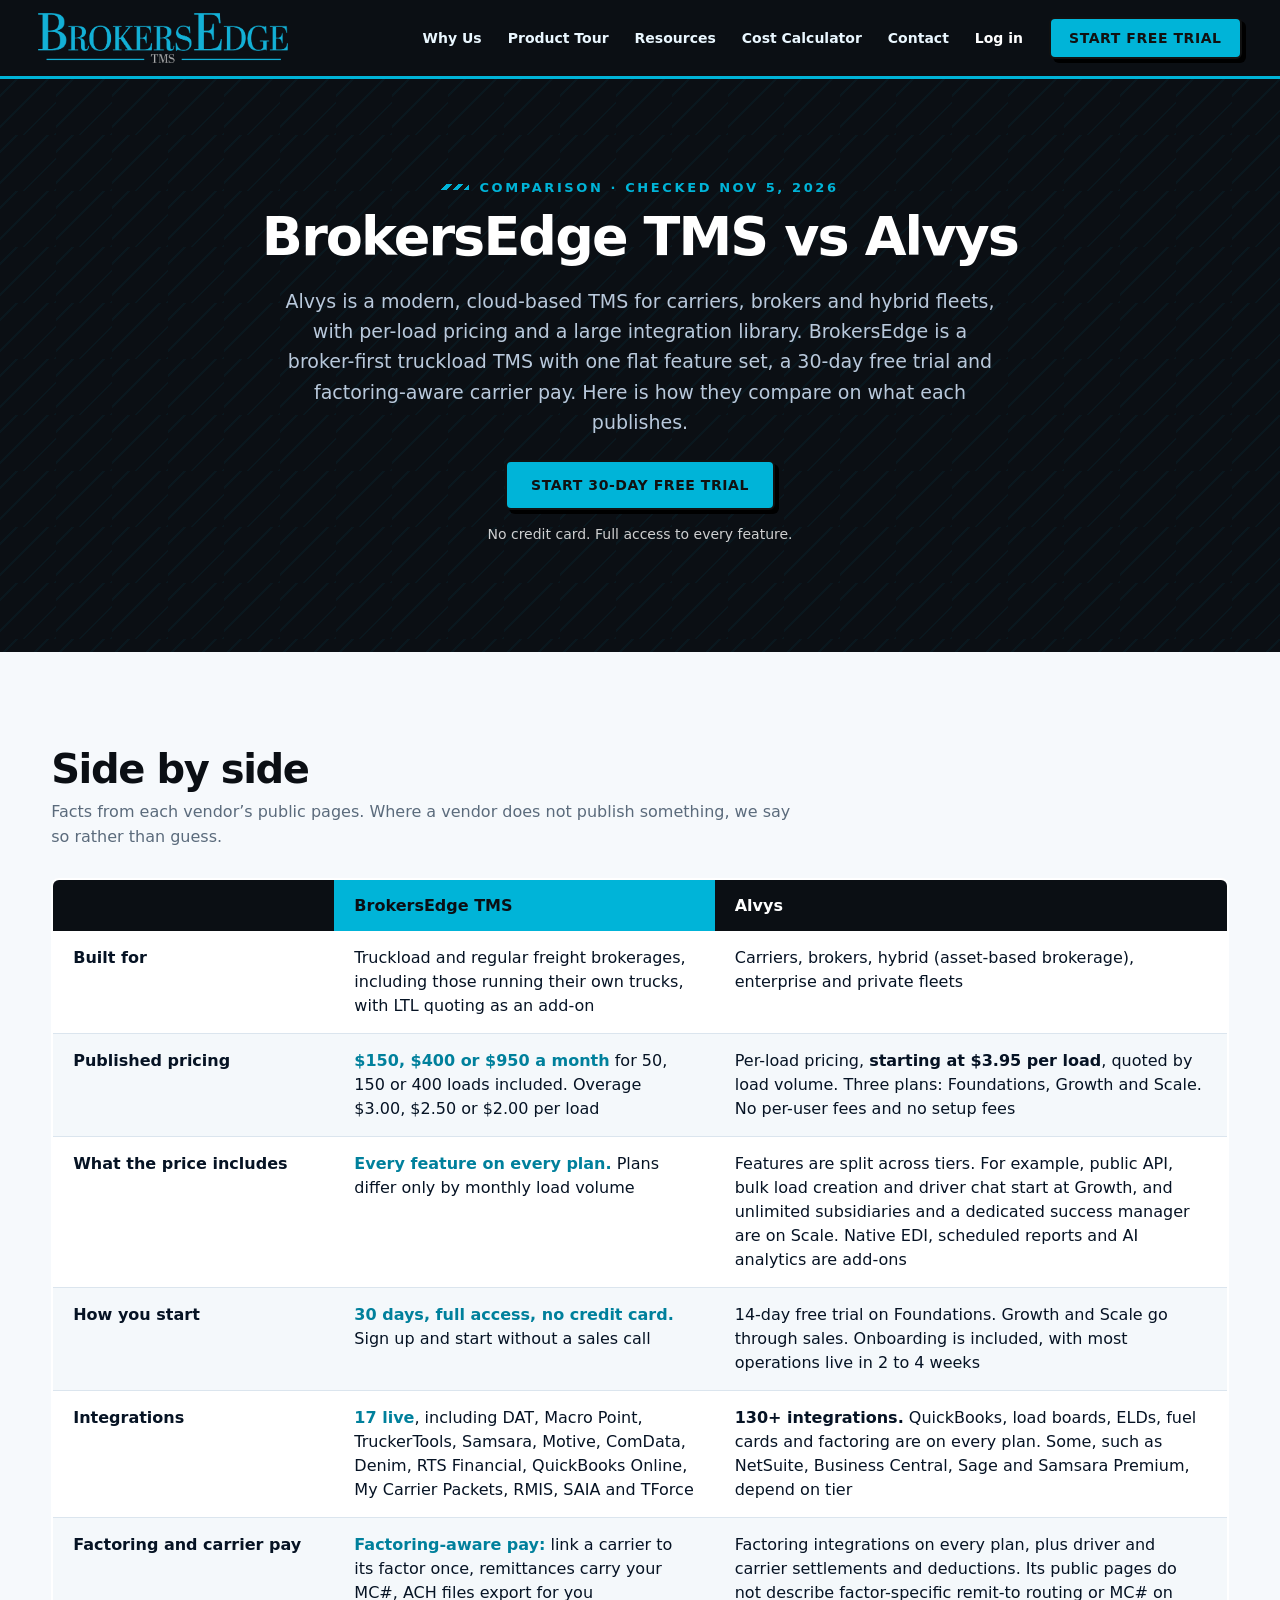
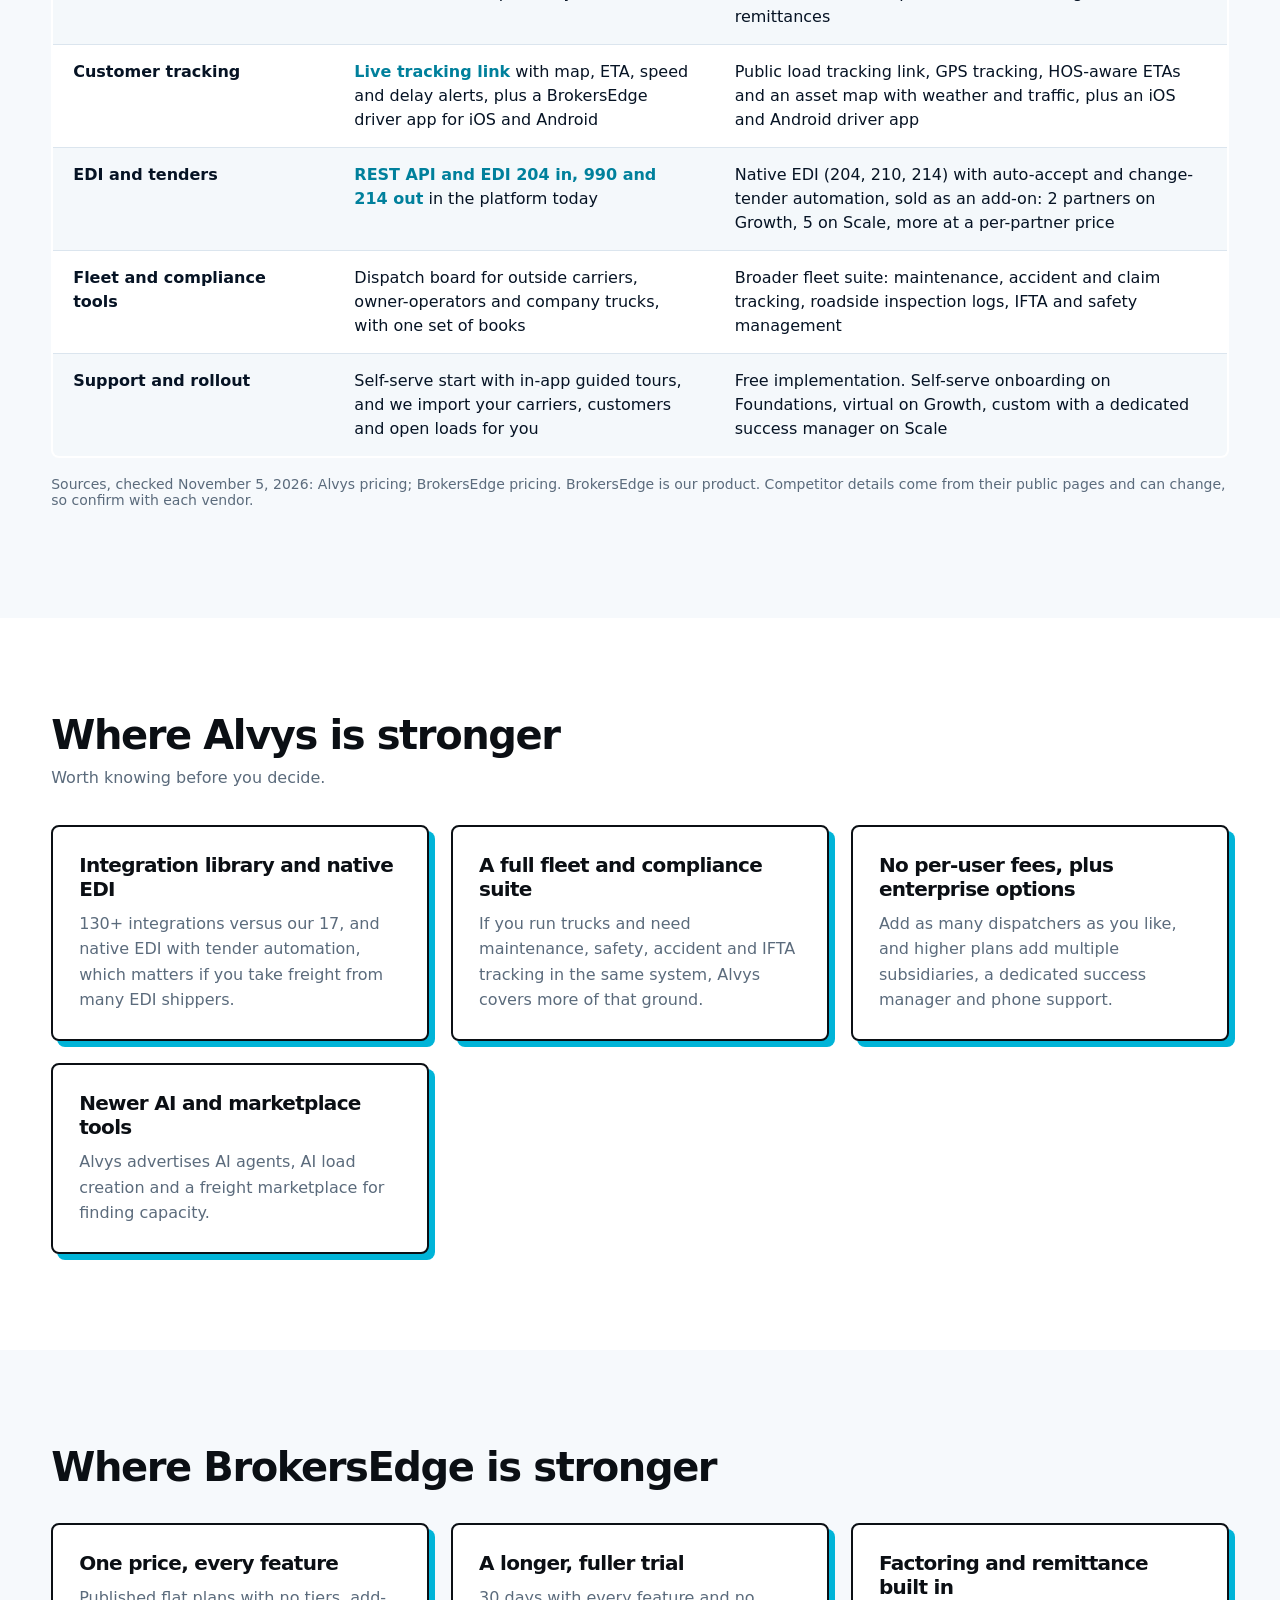
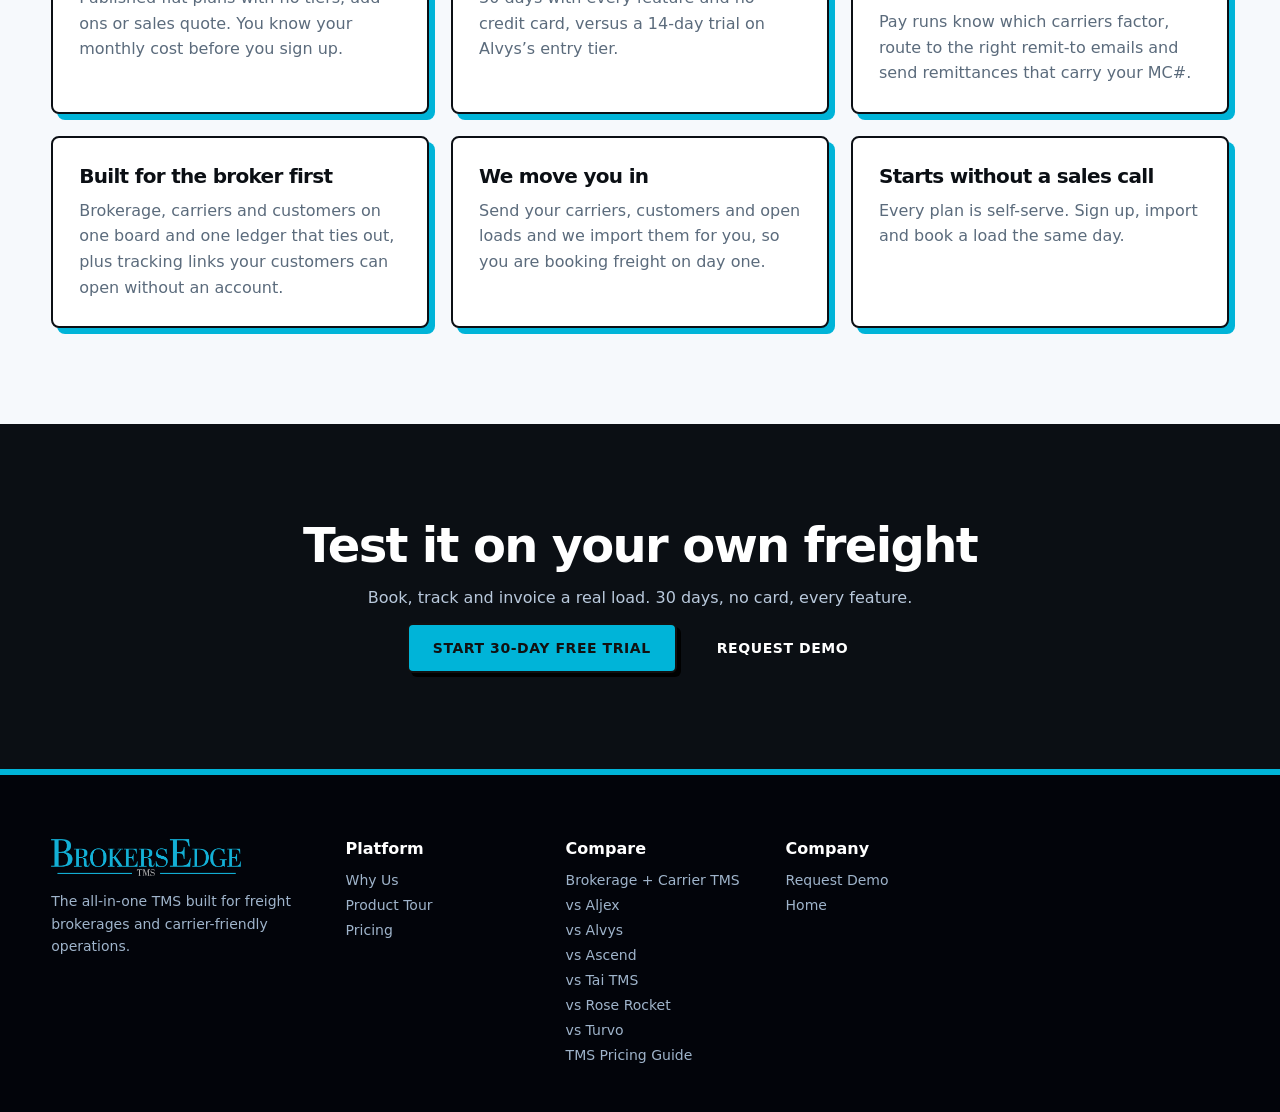
<file: vs/alvys/index.html>
<!DOCTYPE html>
<html lang="en">
<head>
  <meta charset="UTF-8" />
  <meta name="viewport" content="width=device-width, initial-scale=1.0" />
  <title>BrokersEdge TMS vs Alvys: pricing, features and fit (2026)</title>
  <meta name="description" content="BrokersEdge TMS vs Alvys compared on published pricing, trial, integrations, EDI, tracking and carrier pay. Sources and date included." />
  <link rel="canonical" href="https://www.brokersedgetms.com/vs/alvys/" />
  <link rel="icon" type="image/svg+xml" href="/favicon.svg" />
  <link rel="icon" type="image/png" sizes="32x32" href="/favicon-32x32.png" />
  <link rel="icon" type="image/png" sizes="16x16" href="/favicon-16x16.png" />
  <link rel="shortcut icon" href="/favicon.ico" />
  <link rel="apple-touch-icon" sizes="180x180" href="/apple-touch-icon.png" />

  <meta property="og:type" content="website" />
  <meta property="og:site_name" content="BrokersEdge TMS" />
  <meta property="og:title" content="BrokersEdge TMS vs Alvys: pricing, features and fit (2026)" />
  <meta property="og:description" content="BrokersEdge TMS vs Alvys compared on published pricing, trial, integrations, EDI, tracking and carrier pay. Sources and date included." />
  <meta property="og:url" content="https://www.brokersedgetms.com/vs/alvys/" />
  <meta property="og:image" content="https://www.brokersedgetms.com/assets/new-dashboard.png" />

  <meta name="twitter:card" content="summary_large_image" />
  <meta name="twitter:title" content="BrokersEdge TMS vs Alvys: pricing, features and fit (2026)" />
  <meta name="twitter:description" content="BrokersEdge TMS vs Alvys compared on published pricing, trial, integrations, EDI, tracking and carrier pay. Sources and date included." />
  <meta name="twitter:image" content="https://www.brokersedgetms.com/assets/new-dashboard.png" />

  <link rel="stylesheet" href="/styles.css" />
  
<!-- Google tag (gtag.js) -->
<script async src="https://www.googletagmanager.com/gtag/js?id=G-B9E0DRJ74R"></script>
<script>
  window.dataLayer = window.dataLayer || [];
  function gtag(){dataLayer.push(arguments);}
  gtag('js', new Date());
  gtag('config', 'G-B9E0DRJ74R');
</script>
</head>
<body>
  <header class="site-header" id="top">
    <nav class="nav-shell">
      <a class="brand" href="/" aria-label="BrokersEdge TMS home">
        <img src="/assets/brokersedge-logo-wide-clear.png" alt="BrokersEdge TMS logo" />
      </a>
      <button class="menu-toggle" aria-label="Open menu" aria-expanded="false">☰</button>
      <div class="nav-links" data-nav>
        <a href="/#why">Why Us</a>
        <a href="/#tour">Product Tour</a>
        <a href="/resources/">Resources</a>
        <a href="/tools/tms-cost-calculator/">Cost Calculator</a>
        <a href="/#contact">Contact</a>
        <a class="login" href="https://app.brokersedgetms.com/login">Log in</a>
        <a class="btn btn-primary" href="https://app.brokersedgetms.com/signup">Start Free Trial</a>
      </div>
    </nav>
  </header>

  <main>
    <section class="hero section-pad"><div class="hero-bg"></div>
      <div class="container center-copy" style="max-width:900px">
        <p class="eyebrow">Comparison · checked Nov 5, 2026</p>
        <h1 style="font-size:clamp(32px,4.6vw,54px)">BrokersEdge TMS vs Alvys</h1>
        <p class="hero-text">Alvys is a modern, cloud-based TMS for carriers, brokers and hybrid fleets, with per-load pricing and a large integration library. BrokersEdge is a broker-first truckload TMS with one flat feature set, a 30-day free trial and factoring-aware carrier pay. Here is how they compare on what each publishes.</p>
        <p style="margin-top:22px"><a class="btn btn-primary" href="https://app.brokersedgetms.com/signup">Start 30-Day Free Trial</a></p>
        <p style="margin-top:10px;font-size:14px;opacity:.8">No credit card. Full access to every feature.</p>
      </div></section>
<section class="section-pad light"><div class="container"><h2 class="cmp-h">Side by side</h2><p class="cmp-sub">Facts from each vendor’s public pages. Where a vendor does not publish something, we say so rather than guess.</p><div style="margin-top:28px;overflow-x:auto"><table class="cmp-table"><thead><tr><th>&nbsp;</th><th>BrokersEdge TMS</th><th>Alvys</th></tr></thead><tbody>
<tr><td>Built for</td><td>Truckload and regular freight brokerages, including those running their own trucks, with LTL quoting as an add-on</td><td>Carriers, brokers, hybrid (asset-based brokerage), enterprise and private fleets</td></tr>
<tr><td>Published pricing</td><td><span class="y">$150, $400 or $950 a month</span> for 50, 150 or 400 loads included. Overage $3.00, $2.50 or $2.00 per load</td><td>Per-load pricing, <b>starting at $3.95 per load</b>, quoted by load volume. Three plans: Foundations, Growth and Scale. No per-user fees and no setup fees</td></tr>
<tr><td>What the price includes</td><td><span class="y">Every feature on every plan.</span> Plans differ only by monthly load volume</td><td>Features are split across tiers. For example, public API, bulk load creation and driver chat start at Growth, and unlimited subsidiaries and a dedicated success manager are on Scale. Native EDI, scheduled reports and AI analytics are add-ons</td></tr>
<tr><td>How you start</td><td><span class="y">30 days, full access, no credit card.</span> Sign up and start without a sales call</td><td>14-day free trial on Foundations. Growth and Scale go through sales. Onboarding is included, with most operations live in 2 to 4 weeks</td></tr>
<tr><td>Integrations</td><td><span class="y">17 live</span>, including DAT, Macro Point, TruckerTools, Samsara, Motive, ComData, Denim, RTS Financial, QuickBooks Online, My Carrier Packets, RMIS, SAIA and TForce</td><td><b>130+ integrations.</b> QuickBooks, load boards, ELDs, fuel cards and factoring are on every plan. Some, such as NetSuite, Business Central, Sage and Samsara Premium, depend on tier</td></tr>
<tr><td>Factoring and carrier pay</td><td><span class="y">Factoring-aware pay:</span> link a carrier to its factor once, remittances carry your MC#, ACH files export for you</td><td>Factoring integrations on every plan, plus driver and carrier settlements and deductions. Its public pages do not describe factor-specific remit-to routing or MC# on remittances</td></tr>
<tr><td>Customer tracking</td><td><span class="y">Live tracking link</span> with map, ETA, speed and delay alerts, plus a BrokersEdge driver app for iOS and Android</td><td>Public load tracking link, GPS tracking, HOS-aware ETAs and an asset map with weather and traffic, plus an iOS and Android driver app</td></tr>
<tr><td>EDI and tenders</td><td><span class="y">REST API and EDI 204 in, 990 and 214 out</span> in the platform today</td><td>Native EDI (204, 210, 214) with auto-accept and change-tender automation, sold as an add-on: 2 partners on Growth, 5 on Scale, more at a per-partner price</td></tr>
<tr><td>Fleet and compliance tools</td><td>Dispatch board for outside carriers, owner-operators and company trucks, with one set of books</td><td>Broader fleet suite: maintenance, accident and claim tracking, roadside inspection logs, IFTA and safety management</td></tr>
<tr><td>Support and rollout</td><td>Self-serve start with in-app guided tours, and we import your carriers, customers and open loads for you</td><td>Free implementation. Self-serve onboarding on Foundations, virtual on Growth, custom with a dedicated success manager on Scale</td></tr>
</tbody></table></div><p class="cmp-note">Sources, checked November 5, 2026: <a href="https://alvys.com/pricing" rel="nofollow noopener">Alvys pricing</a>; <a href="https://www.brokersedgetms.com/#pricing" rel="nofollow noopener">BrokersEdge pricing</a>. BrokersEdge is our product. Competitor details come from their public pages and can change, so confirm with each vendor.</p></div></section><section class="section-pad "><div class="container"><h2 class="cmp-h">Where Alvys is stronger</h2><p class="cmp-sub">Worth knowing before you decide.</p><div class="cmp-grid"><div class="cmp-card"><h3>Integration library and native EDI</h3><p>130+ integrations versus our 17, and native EDI with tender automation, which matters if you take freight from many EDI shippers.</p></div><div class="cmp-card"><h3>A full fleet and compliance suite</h3><p>If you run trucks and need maintenance, safety, accident and IFTA tracking in the same system, Alvys covers more of that ground.</p></div><div class="cmp-card"><h3>No per-user fees, plus enterprise options</h3><p>Add as many dispatchers as you like, and higher plans add multiple subsidiaries, a dedicated success manager and phone support.</p></div><div class="cmp-card"><h3>Newer AI and marketplace tools</h3><p>Alvys advertises AI agents, AI load creation and a freight marketplace for finding capacity.</p></div></div></div></section><section class="section-pad light"><div class="container"><h2 class="cmp-h">Where BrokersEdge is stronger</h2><div class="cmp-grid"><div class="cmp-card"><h3>One price, every feature</h3><p>Published flat plans with no tiers, add-ons or sales quote. You know your monthly cost before you sign up.</p></div><div class="cmp-card"><h3>A longer, fuller trial</h3><p>30 days with every feature and no credit card, versus a 14-day trial on Alvys’s entry tier.</p></div><div class="cmp-card"><h3>Factoring and remittance built in</h3><p>Pay runs know which carriers factor, route to the right remit-to emails and send remittances that carry your MC#.</p></div><div class="cmp-card"><h3>Built for the broker first</h3><p>Brokerage, carriers and customers on one board and one ledger that ties out, plus tracking links your customers can open without an account.</p></div><div class="cmp-card"><h3>We move you in</h3><p>Send your carriers, customers and open loads and we import them for you, so you are booking freight on day one.</p></div><div class="cmp-card"><h3>Starts without a sales call</h3><p>Every plan is self-serve. Sign up, import and book a load the same day.</p></div></div></div></section>
    <section class="section-pad dark-panel"><div class="container center-copy"><h2>Test it on your own freight</h2><p>Book, track and invoice a real load. 30 days, no card, every feature.</p></div>
      <div class="container" style="margin-top:16px;text-align:center"><a class="btn btn-primary" href="https://app.brokersedgetms.com/signup">Start 30-Day Free Trial</a> <a class="btn" href="/#contact" style="margin-left:10px">Request Demo</a></div></section>
  </main>

  <footer class="footer">
    <div class="container footer-grid">
      <div>
        <img src="/assets/brokersedge-logo-wide-clear.png" alt="BrokersEdge TMS logo" />
        <p>The all-in-one TMS built for freight brokerages and carrier-friendly operations.</p>
      </div>
      <div><h4>Platform</h4><a href="/#why">Why Us</a><a href="/#tour">Product Tour</a><a href="/#pricing">Pricing</a></div>
      <div><h4>Compare</h4><a href="/brokerage-carrier-tms/">Brokerage + Carrier TMS</a><a href="/vs/aljex/">vs Aljex</a><a href="/vs/alvys/">vs Alvys</a><a href="/vs/ascend/">vs Ascend</a><a href="/vs/tai-tms/">vs Tai TMS</a><a href="/vs/rose-rocket/">vs Rose Rocket</a><a href="/vs/turvo/">vs Turvo</a><a href="/guides/tms-pricing/">TMS Pricing Guide</a></div>
      <div><h4>Company</h4><a href="/#contact">Request Demo</a><a href="/">Home</a></div>
    </div>
  </footer>
  <script src="/script.js"></script>
<script>
/* CTA click tracking -> GA4 events (trial_cta_click, login_click) */
document.addEventListener('click',function(e){
  var a=e.target.closest&&e.target.closest('a[href]'); if(!a||typeof gtag!=='function')return;
  var h=a.getAttribute('href')||'', n='';
  if(h.indexOf('app.brokersedgetms.com/signup')>-1)n='trial_cta_click';
  else if(h.indexOf('app.brokersedgetms.com/login')>-1)n='login_click';
  if(!n)return;
  gtag('event',n,{link_text:(a.textContent||'').trim().slice(0,60),page_path:location.pathname,transport_type:'beacon'});
},true);
</script>
</body>
</html>
</file>
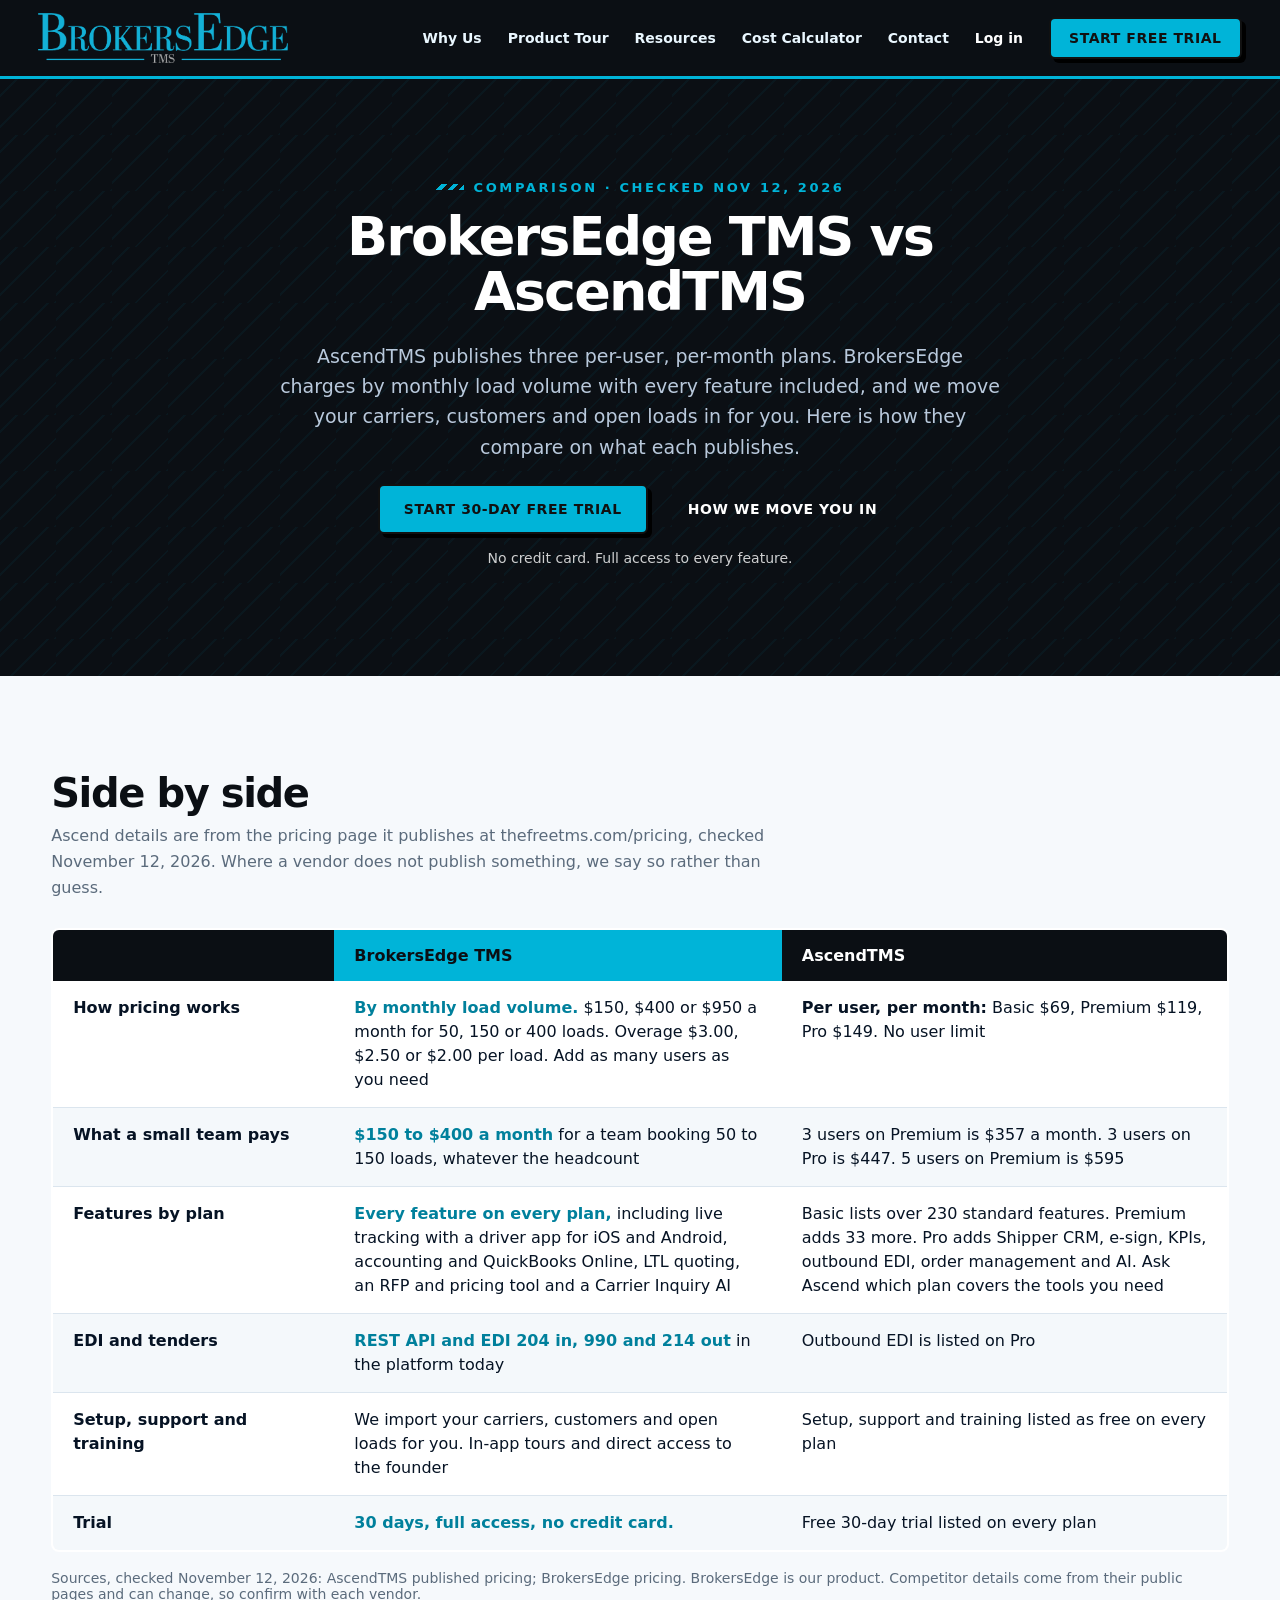
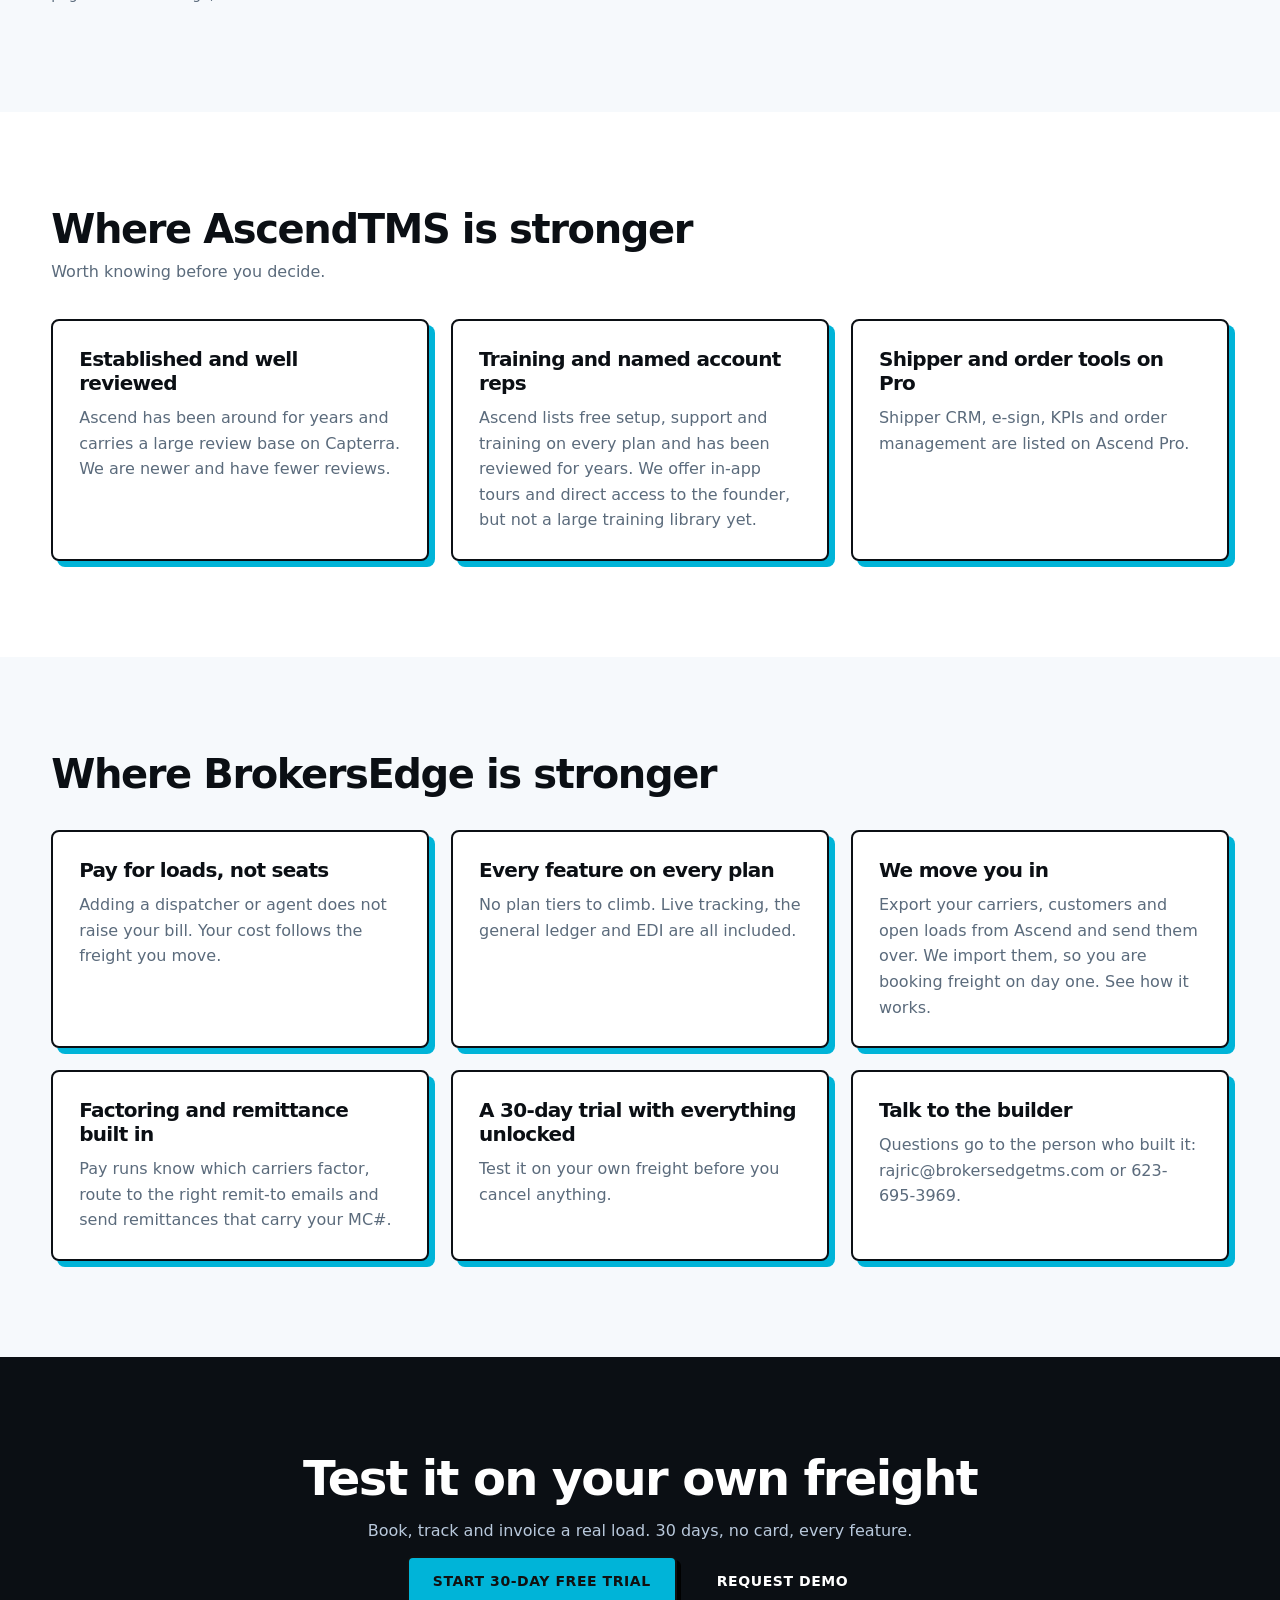
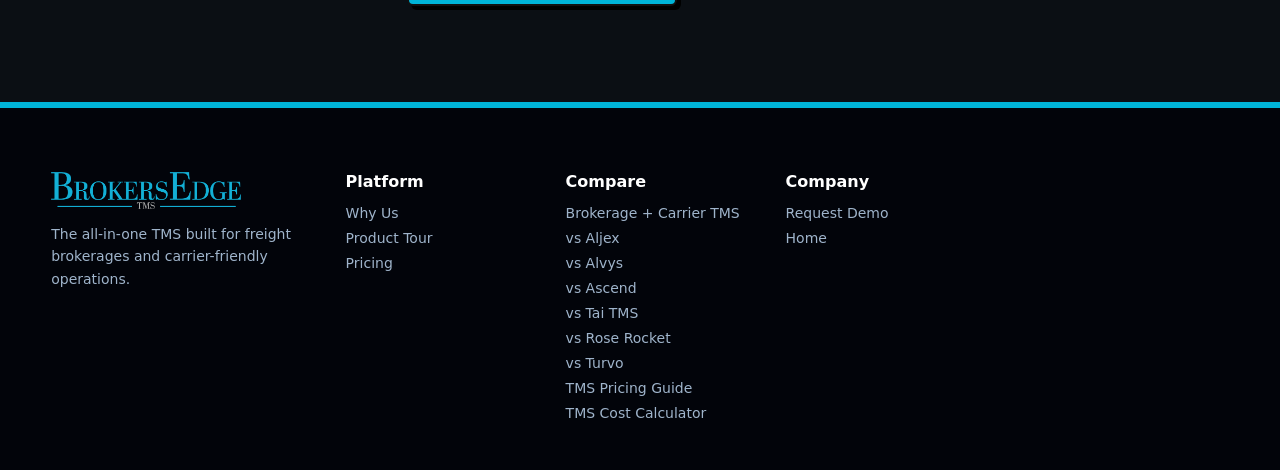
<file: vs/ascend/index.html>
<!DOCTYPE html>
<html lang="en">
<head>
  <meta charset="UTF-8" />
  <meta name="viewport" content="width=device-width, initial-scale=1.0" />
  <title>BrokersEdge TMS vs AscendTMS: pricing, features and switching (2026)</title>
  <meta name="description" content="BrokersEdge TMS vs AscendTMS compared on published pricing, plans and trial. We import your carriers, customers and open loads for you." />
  <link rel="canonical" href="https://www.brokersedgetms.com/vs/ascend/" />
  <link rel="icon" type="image/svg+xml" href="/favicon.svg" />
  <link rel="icon" type="image/png" sizes="32x32" href="/favicon-32x32.png" />
  <link rel="icon" type="image/png" sizes="16x16" href="/favicon-16x16.png" />
  <link rel="shortcut icon" href="/favicon.ico" />
  <link rel="apple-touch-icon" sizes="180x180" href="/apple-touch-icon.png" />

  <meta property="og:type" content="website" />
  <meta property="og:site_name" content="BrokersEdge TMS" />
  <meta property="og:title" content="BrokersEdge TMS vs AscendTMS: pricing, features and switching (2026)" />
  <meta property="og:description" content="BrokersEdge TMS vs AscendTMS compared on published pricing, plans and trial. We import your carriers, customers and open loads for you." />
  <meta property="og:url" content="https://www.brokersedgetms.com/vs/ascend/" />
  <meta property="og:image" content="https://www.brokersedgetms.com/assets/new-dashboard.png" />

  <meta name="twitter:card" content="summary_large_image" />
  <meta name="twitter:title" content="BrokersEdge TMS vs AscendTMS: pricing, features and switching (2026)" />
  <meta name="twitter:description" content="BrokersEdge TMS vs AscendTMS compared on published pricing, plans and trial. We import your carriers, customers and open loads for you." />
  <meta name="twitter:image" content="https://www.brokersedgetms.com/assets/new-dashboard.png" />

  <link rel="stylesheet" href="/styles.css" />
  
<!-- Google tag (gtag.js) -->
<script async src="https://www.googletagmanager.com/gtag/js?id=G-B9E0DRJ74R"></script>
<script>
  window.dataLayer = window.dataLayer || [];
  function gtag(){dataLayer.push(arguments);}
  gtag('js', new Date());
  gtag('config', 'G-B9E0DRJ74R');
</script>
</head>
<body>
  <header class="site-header" id="top">
    <nav class="nav-shell">
      <a class="brand" href="/" aria-label="BrokersEdge TMS home">
        <img src="/assets/brokersedge-logo-wide-clear.png" alt="BrokersEdge TMS logo" />
      </a>
      <button class="menu-toggle" aria-label="Open menu" aria-expanded="false">☰</button>
      <div class="nav-links" data-nav>
        <a href="/#why">Why Us</a>
        <a href="/#tour">Product Tour</a>
        <a href="/resources/">Resources</a>
        <a href="/tools/tms-cost-calculator/">Cost Calculator</a>
        <a href="/#contact">Contact</a>
        <a class="login" href="https://app.brokersedgetms.com/login">Log in</a>
        <a class="btn btn-primary" href="https://app.brokersedgetms.com/signup">Start Free Trial</a>
      </div>
    </nav>
  </header>

  <main>
    <section class="hero section-pad"><div class="hero-bg"></div>
      <div class="container center-copy" style="max-width:900px">
        <p class="eyebrow">Comparison · checked Nov 12, 2026</p>
        <h1 style="font-size:clamp(32px,4.6vw,54px)">BrokersEdge TMS vs AscendTMS</h1>
        <p class="hero-text">AscendTMS publishes three per-user, per-month plans. BrokersEdge charges by monthly load volume with every feature included, and we move your carriers, customers and open loads in for you. Here is how they compare on what each publishes.</p>
        <p style="margin-top:22px"><a class="btn btn-primary" href="https://app.brokersedgetms.com/signup">Start 30-Day Free Trial</a> <a class="btn" href="/switch/" style="margin-left:10px">How we move you in</a></p>
        <p style="margin-top:10px;font-size:14px;opacity:.8">No credit card. Full access to every feature.</p>
      </div></section>
<section class="section-pad light"><div class="container"><h2 class="cmp-h">Side by side</h2><p class="cmp-sub">Ascend details are from the pricing page it publishes at thefreetms.com/pricing, checked November 12, 2026. Where a vendor does not publish something, we say so rather than guess.</p><div style="margin-top:28px;overflow-x:auto"><table class="cmp-table"><thead><tr><th>&nbsp;</th><th>BrokersEdge TMS</th><th>AscendTMS</th></tr></thead><tbody>
<tr><td>How pricing works</td><td><span class="y">By monthly load volume.</span> $150, $400 or $950 a month for 50, 150 or 400 loads. Overage $3.00, $2.50 or $2.00 per load. Add as many users as you need</td><td><b>Per user, per month:</b> Basic $69, Premium $119, Pro $149. No user limit</td></tr>
<tr><td>What a small team pays</td><td><span class="y">$150 to $400 a month</span> for a team booking 50 to 150 loads, whatever the headcount</td><td>3 users on Premium is $357 a month. 3 users on Pro is $447. 5 users on Premium is $595</td></tr>
<tr><td>Features by plan</td><td><span class="y">Every feature on every plan,</span> including live tracking with a driver app for iOS and Android, accounting and QuickBooks Online, LTL quoting, an RFP and pricing tool and a Carrier Inquiry AI</td><td>Basic lists over 230 standard features. Premium adds 33 more. Pro adds Shipper CRM, e-sign, KPIs, outbound EDI, order management and AI. Ask Ascend which plan covers the tools you need</td></tr>
<tr><td>EDI and tenders</td><td><span class="y">REST API and EDI 204 in, 990 and 214 out</span> in the platform today</td><td>Outbound EDI is listed on Pro</td></tr>
<tr><td>Setup, support and training</td><td>We import your carriers, customers and open loads for you. In-app tours and direct access to the founder</td><td>Setup, support and training listed as free on every plan</td></tr>
<tr><td>Trial</td><td><span class="y">30 days, full access, no credit card.</span></td><td>Free 30-day trial listed on every plan</td></tr>
</tbody></table></div><p class="cmp-note">Sources, checked November 12, 2026: <a href="https://www.thefreetms.com/pricing" rel="nofollow noopener">AscendTMS published pricing</a>; <a href="https://www.brokersedgetms.com/#pricing" rel="nofollow noopener">BrokersEdge pricing</a>. BrokersEdge is our product. Competitor details come from their public pages and can change, so confirm with each vendor.</p></div></section><section class="section-pad "><div class="container"><h2 class="cmp-h">Where AscendTMS is stronger</h2><p class="cmp-sub">Worth knowing before you decide.</p><div class="cmp-grid"><div class="cmp-card"><h3>Established and well reviewed</h3><p>Ascend has been around for years and carries a large review base on Capterra. We are newer and have fewer reviews.</p></div><div class="cmp-card"><h3>Training and named account reps</h3><p>Ascend lists free setup, support and training on every plan and has been reviewed for years. We offer in-app tours and direct access to the founder, but not a large training library yet.</p></div><div class="cmp-card"><h3>Shipper and order tools on Pro</h3><p>Shipper CRM, e-sign, KPIs and order management are listed on Ascend Pro.</p></div></div></div></section><section class="section-pad light"><div class="container"><h2 class="cmp-h">Where BrokersEdge is stronger</h2><div class="cmp-grid"><div class="cmp-card"><h3>Pay for loads, not seats</h3><p>Adding a dispatcher or agent does not raise your bill. Your cost follows the freight you move.</p></div><div class="cmp-card"><h3>Every feature on every plan</h3><p>No plan tiers to climb. Live tracking, the general ledger and EDI are all included.</p></div><div class="cmp-card"><h3>We move you in</h3><p>Export your carriers, customers and open loads from Ascend and send them over. We import them, so you are booking freight on day one. <a href="/switch/">See how it works</a>.</p></div><div class="cmp-card"><h3>Factoring and remittance built in</h3><p>Pay runs know which carriers factor, route to the right remit-to emails and send remittances that carry your MC#.</p></div><div class="cmp-card"><h3>A 30-day trial with everything unlocked</h3><p>Test it on your own freight before you cancel anything.</p></div><div class="cmp-card"><h3>Talk to the builder</h3><p>Questions go to the person who built it: rajric@brokersedgetms.com or 623-695-3969.</p></div></div></div></section>
    <section class="section-pad dark-panel"><div class="container center-copy"><h2>Test it on your own freight</h2><p>Book, track and invoice a real load. 30 days, no card, every feature.</p></div>
      <div class="container" style="margin-top:16px;text-align:center"><a class="btn btn-primary" href="https://app.brokersedgetms.com/signup">Start 30-Day Free Trial</a> <a class="btn" href="/#contact" style="margin-left:10px">Request Demo</a></div></section>
  </main>

  <footer class="footer">
    <div class="container footer-grid">
      <div>
        <img src="/assets/brokersedge-logo-wide-clear.png" alt="BrokersEdge TMS logo" />
        <p>The all-in-one TMS built for freight brokerages and carrier-friendly operations.</p>
      </div>
      <div><h4>Platform</h4><a href="/#why">Why Us</a><a href="/#tour">Product Tour</a><a href="/#pricing">Pricing</a></div>
      <div><h4>Compare</h4><a href="/brokerage-carrier-tms/">Brokerage + Carrier TMS</a><a href="/vs/aljex/">vs Aljex</a><a href="/vs/alvys/">vs Alvys</a><a href="/vs/ascend/">vs Ascend</a><a href="/vs/tai-tms/">vs Tai TMS</a><a href="/vs/rose-rocket/">vs Rose Rocket</a><a href="/vs/turvo/">vs Turvo</a><a href="/guides/tms-pricing/">TMS Pricing Guide</a><a href="/tools/tms-cost-calculator/">TMS Cost Calculator</a></div>
      <div><h4>Company</h4><a href="/#contact">Request Demo</a><a href="/">Home</a></div>
    </div>
  </footer>
  <script src="/script.js"></script>
<script>
/* CTA click tracking -> GA4 events (trial_cta_click, login_click) */
document.addEventListener('click',function(e){
  var a=e.target.closest&&e.target.closest('a[href]'); if(!a||typeof gtag!=='function')return;
  var h=a.getAttribute('href')||'', n='';
  if(h.indexOf('app.brokersedgetms.com/signup')>-1)n='trial_cta_click';
  else if(h.indexOf('app.brokersedgetms.com/login')>-1)n='login_click';
  if(!n)return;
  gtag('event',n,{link_text:(a.textContent||'').trim().slice(0,60),page_path:location.pathname,transport_type:'beacon'});
},true);
</script>
</body>
</html>
</file>
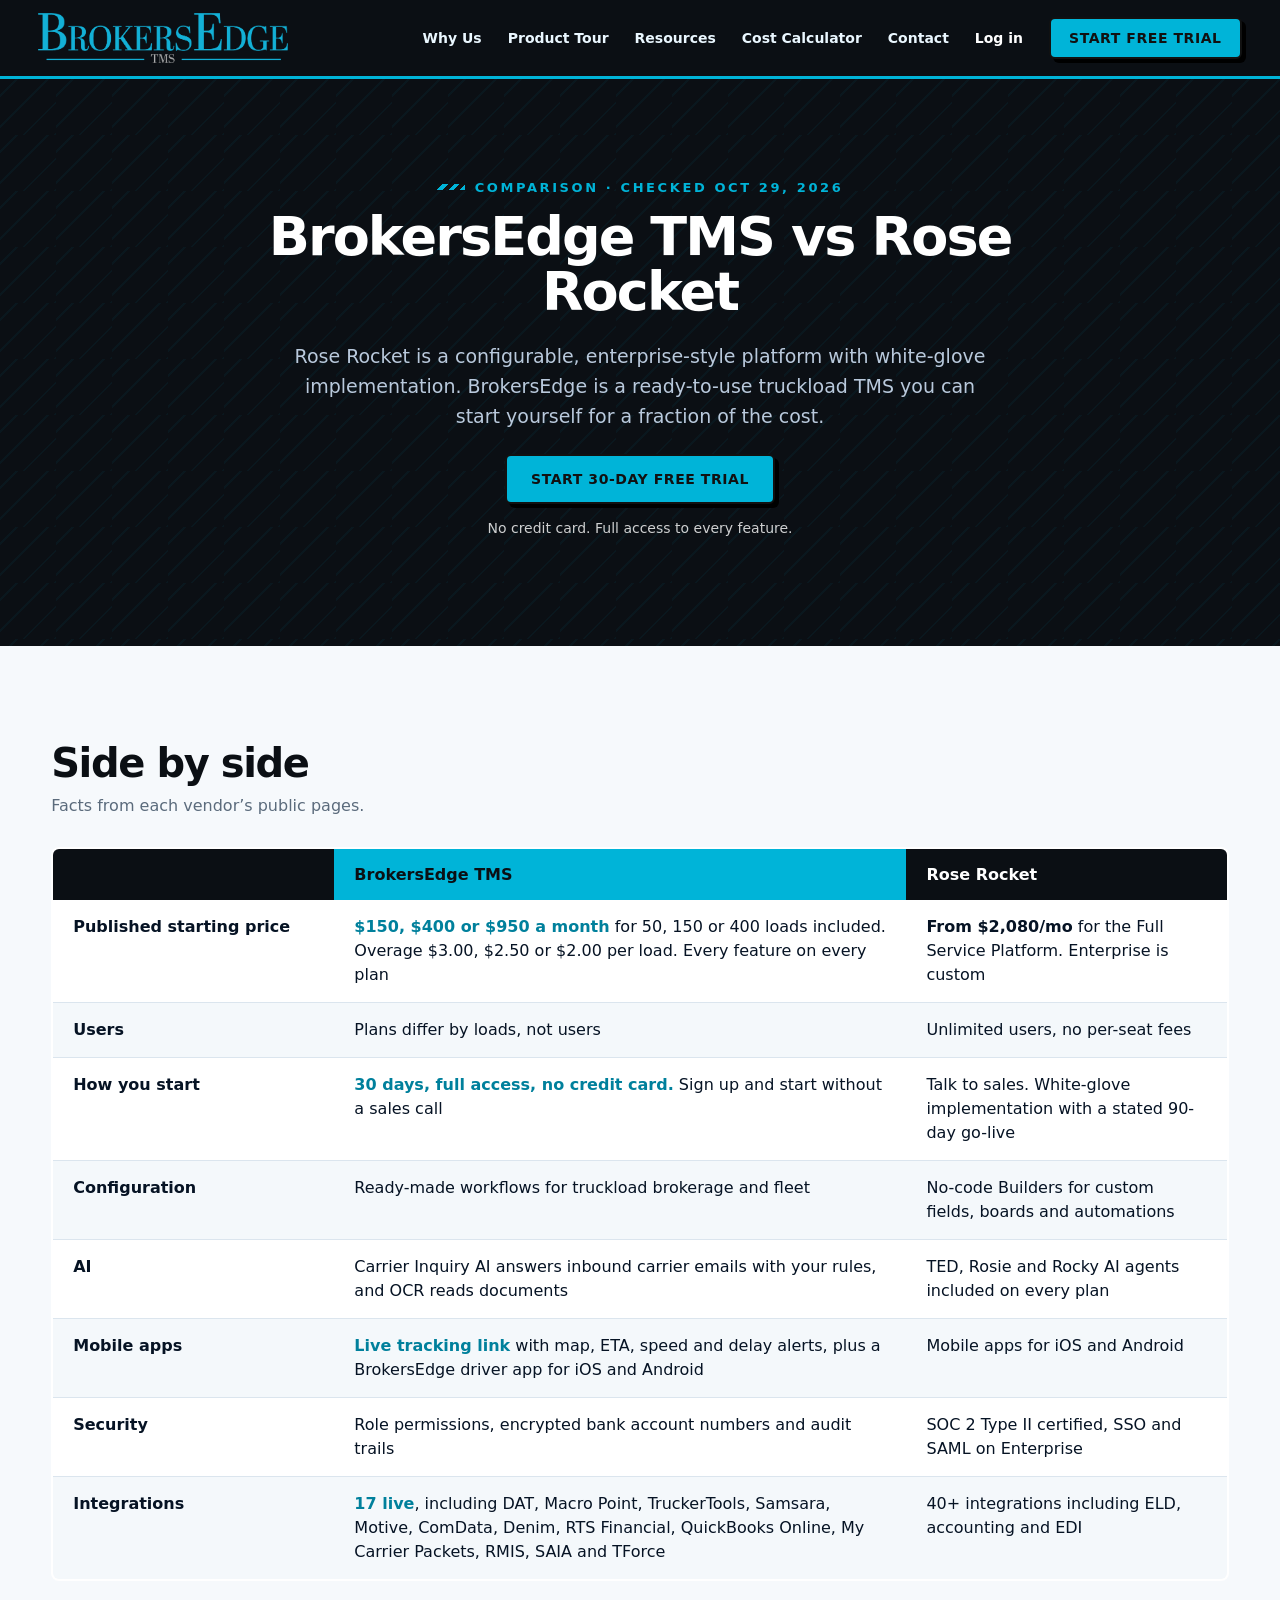
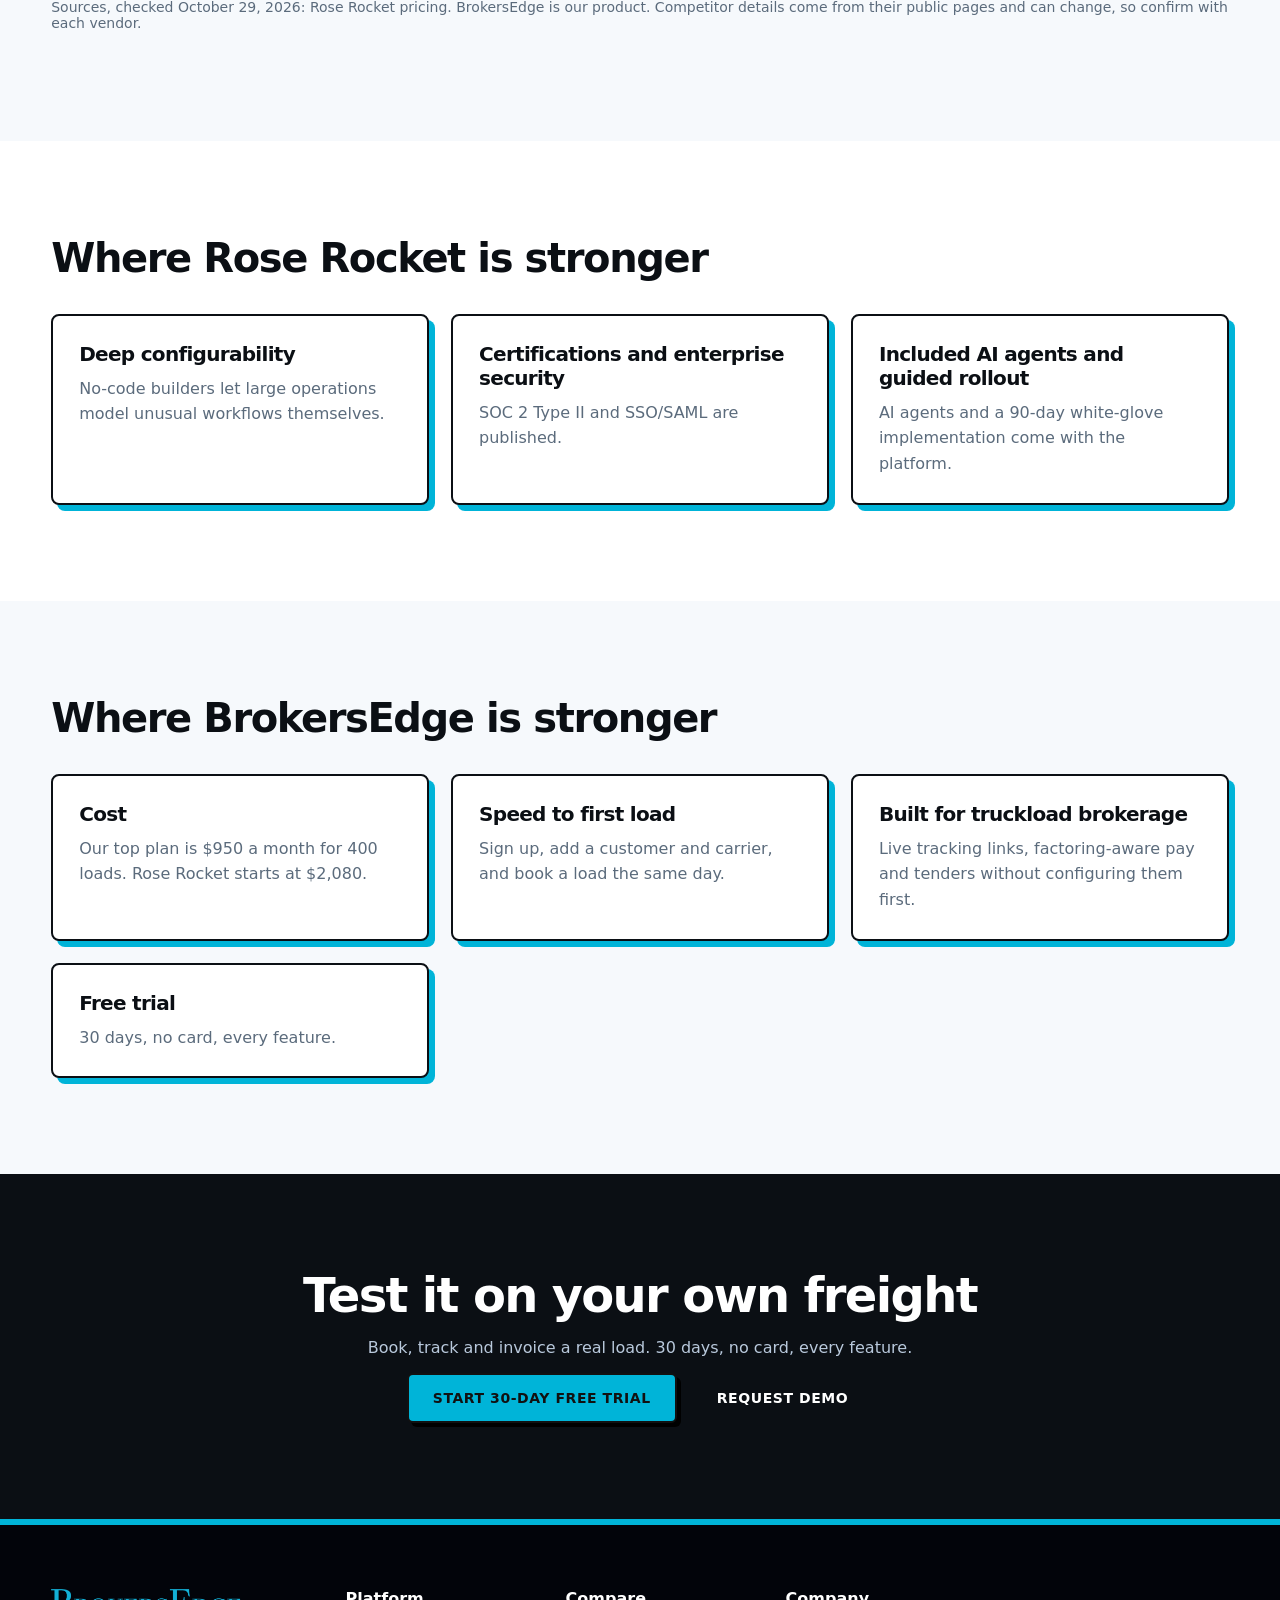
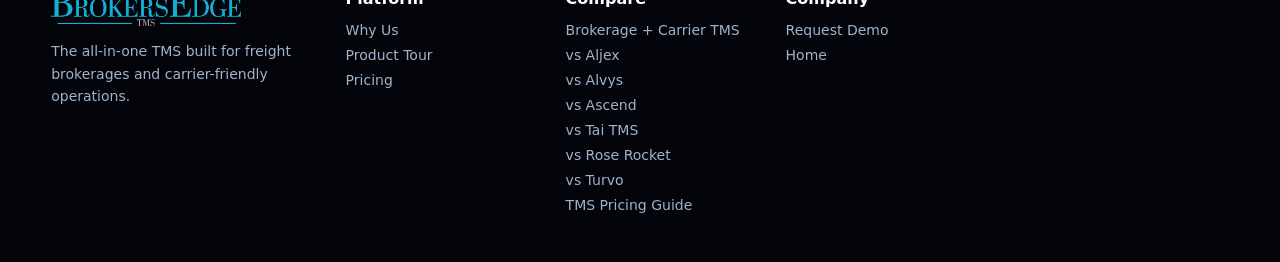
<file: vs/rose-rocket/index.html>
<!DOCTYPE html>
<html lang="en">
<head>
  <meta charset="UTF-8" />
  <meta name="viewport" content="width=device-width, initial-scale=1.0" />
  <title>BrokersEdge TMS vs Rose Rocket: pricing, features and fit (2026)</title>
  <meta name="description" content="BrokersEdge TMS vs Rose Rocket compared on published pricing, rollout, AI agents, mobile apps and security. Sources and date included." />
  <link rel="canonical" href="https://www.brokersedgetms.com/vs/rose-rocket/" />
  <link rel="icon" type="image/svg+xml" href="/favicon.svg" />
  <link rel="icon" type="image/png" sizes="32x32" href="/favicon-32x32.png" />
  <link rel="icon" type="image/png" sizes="16x16" href="/favicon-16x16.png" />
  <link rel="shortcut icon" href="/favicon.ico" />
  <link rel="apple-touch-icon" sizes="180x180" href="/apple-touch-icon.png" />

  <meta property="og:type" content="website" />
  <meta property="og:site_name" content="BrokersEdge TMS" />
  <meta property="og:title" content="BrokersEdge TMS vs Rose Rocket: pricing, features and fit (2026)" />
  <meta property="og:description" content="BrokersEdge TMS vs Rose Rocket compared on published pricing, rollout, AI agents, mobile apps and security. Sources and date included." />
  <meta property="og:url" content="https://www.brokersedgetms.com/vs/rose-rocket/" />
  <meta property="og:image" content="https://www.brokersedgetms.com/assets/new-dashboard.png" />

  <meta name="twitter:card" content="summary_large_image" />
  <meta name="twitter:title" content="BrokersEdge TMS vs Rose Rocket: pricing, features and fit (2026)" />
  <meta name="twitter:description" content="BrokersEdge TMS vs Rose Rocket compared on published pricing, rollout, AI agents, mobile apps and security. Sources and date included." />
  <meta name="twitter:image" content="https://www.brokersedgetms.com/assets/new-dashboard.png" />

  <link rel="stylesheet" href="/styles.css" />
  
<!-- Google tag (gtag.js) -->
<script async src="https://www.googletagmanager.com/gtag/js?id=G-B9E0DRJ74R"></script>
<script>
  window.dataLayer = window.dataLayer || [];
  function gtag(){dataLayer.push(arguments);}
  gtag('js', new Date());
  gtag('config', 'G-B9E0DRJ74R');
</script>
</head>
<body>
  <header class="site-header" id="top">
    <nav class="nav-shell">
      <a class="brand" href="/" aria-label="BrokersEdge TMS home">
        <img src="/assets/brokersedge-logo-wide-clear.png" alt="BrokersEdge TMS logo" />
      </a>
      <button class="menu-toggle" aria-label="Open menu" aria-expanded="false">☰</button>
      <div class="nav-links" data-nav>
        <a href="/#why">Why Us</a>
        <a href="/#tour">Product Tour</a>
        <a href="/resources/">Resources</a>
        <a href="/tools/tms-cost-calculator/">Cost Calculator</a>
        <a href="/#contact">Contact</a>
        <a class="login" href="https://app.brokersedgetms.com/login">Log in</a>
        <a class="btn btn-primary" href="https://app.brokersedgetms.com/signup">Start Free Trial</a>
      </div>
    </nav>
  </header>

  <main>
    <section class="hero section-pad"><div class="hero-bg"></div>
      <div class="container center-copy" style="max-width:900px">
        <p class="eyebrow">Comparison · checked Oct 29, 2026</p>
        <h1 style="font-size:clamp(32px,4.6vw,54px)">BrokersEdge TMS vs Rose Rocket</h1>
        <p class="hero-text">Rose Rocket is a configurable, enterprise-style platform with white-glove implementation. BrokersEdge is a ready-to-use truckload TMS you can start yourself for a fraction of the cost.</p>
        <p style="margin-top:22px"><a class="btn btn-primary" href="https://app.brokersedgetms.com/signup">Start 30-Day Free Trial</a></p>
        <p style="margin-top:10px;font-size:14px;opacity:.8">No credit card. Full access to every feature.</p>
      </div></section>
<section class="section-pad light"><div class="container"><h2 class="cmp-h">Side by side</h2><p class="cmp-sub">Facts from each vendor’s public pages.</p><div style="margin-top:28px;overflow-x:auto"><table class="cmp-table"><thead><tr><th>&nbsp;</th><th>BrokersEdge TMS</th><th>Rose Rocket</th></tr></thead><tbody><tr><td>Published starting price</td><td><span class="y">$150, $400 or $950 a month</span> for 50, 150 or 400 loads included. Overage $3.00, $2.50 or $2.00 per load. Every feature on every plan</td><td><b>From $2,080/mo</b> for the Full Service Platform. Enterprise is custom</td></tr><tr><td>Users</td><td>Plans differ by loads, not users</td><td>Unlimited users, no per-seat fees</td></tr><tr><td>How you start</td><td><span class="y">30 days, full access, no credit card.</span> Sign up and start without a sales call</td><td>Talk to sales. White-glove implementation with a stated 90-day go-live</td></tr><tr><td>Configuration</td><td>Ready-made workflows for truckload brokerage and fleet</td><td>No-code Builders for custom fields, boards and automations</td></tr><tr><td>AI</td><td>Carrier Inquiry AI answers inbound carrier emails with your rules, and OCR reads documents</td><td>TED, Rosie and Rocky AI agents included on every plan</td></tr><tr><td>Mobile apps</td><td><span class="y">Live tracking link</span> with map, ETA, speed and delay alerts, plus a BrokersEdge driver app for iOS and Android</td><td>Mobile apps for iOS and Android</td></tr><tr><td>Security</td><td>Role permissions, encrypted bank account numbers and audit trails</td><td>SOC 2 Type II certified, SSO and SAML on Enterprise</td></tr><tr><td>Integrations</td><td><span class="y">17 live</span>, including DAT, Macro Point, TruckerTools, Samsara, Motive, ComData, Denim, RTS Financial, QuickBooks Online, My Carrier Packets, RMIS, SAIA and TForce</td><td>40+ integrations including ELD, accounting and EDI</td></tr></tbody></table></div><p class="cmp-note">Sources, checked October 29, 2026: <a href="https://www.roserocket.com/pricing" rel="nofollow noopener">Rose Rocket pricing</a>. BrokersEdge is our product. Competitor details come from their public pages and can change, so confirm with each vendor.</p></div></section><section class="section-pad "><div class="container"><h2 class="cmp-h">Where Rose Rocket is stronger</h2><div class="cmp-grid"><div class="cmp-card"><h3>Deep configurability</h3><p>No-code builders let large operations model unusual workflows themselves.</p></div><div class="cmp-card"><h3>Certifications and enterprise security</h3><p>SOC 2 Type II and SSO/SAML are published.</p></div><div class="cmp-card"><h3>Included AI agents and guided rollout</h3><p>AI agents and a 90-day white-glove implementation come with the platform.</p></div></div></div></section><section class="section-pad light"><div class="container"><h2 class="cmp-h">Where BrokersEdge is stronger</h2><div class="cmp-grid"><div class="cmp-card"><h3>Cost</h3><p>Our top plan is $950 a month for 400 loads. Rose Rocket starts at $2,080.</p></div><div class="cmp-card"><h3>Speed to first load</h3><p>Sign up, add a customer and carrier, and book a load the same day.</p></div><div class="cmp-card"><h3>Built for truckload brokerage</h3><p>Live tracking links, factoring-aware pay and tenders without configuring them first.</p></div><div class="cmp-card"><h3>Free trial</h3><p>30 days, no card, every feature.</p></div></div></div></section>
    <section class="section-pad dark-panel"><div class="container center-copy"><h2>Test it on your own freight</h2><p>Book, track and invoice a real load. 30 days, no card, every feature.</p></div>
      <div class="container" style="margin-top:16px;text-align:center"><a class="btn btn-primary" href="https://app.brokersedgetms.com/signup">Start 30-Day Free Trial</a> <a class="btn" href="/#contact" style="margin-left:10px">Request Demo</a></div></section>
  </main>

  <footer class="footer">
    <div class="container footer-grid">
      <div>
        <img src="/assets/brokersedge-logo-wide-clear.png" alt="BrokersEdge TMS logo" />
        <p>The all-in-one TMS built for freight brokerages and carrier-friendly operations.</p>
      </div>
      <div><h4>Platform</h4><a href="/#why">Why Us</a><a href="/#tour">Product Tour</a><a href="/#pricing">Pricing</a></div>
      <div><h4>Compare</h4><a href="/brokerage-carrier-tms/">Brokerage + Carrier TMS</a><a href="/vs/aljex/">vs Aljex</a><a href="/vs/alvys/">vs Alvys</a><a href="/vs/ascend/">vs Ascend</a><a href="/vs/tai-tms/">vs Tai TMS</a><a href="/vs/rose-rocket/">vs Rose Rocket</a><a href="/vs/turvo/">vs Turvo</a><a href="/guides/tms-pricing/">TMS Pricing Guide</a></div>
      <div><h4>Company</h4><a href="/#contact">Request Demo</a><a href="/">Home</a></div>
    </div>
  </footer>
  <script src="/script.js"></script>
<script>
/* CTA click tracking -> GA4 events (trial_cta_click, login_click) */
document.addEventListener('click',function(e){
  var a=e.target.closest&&e.target.closest('a[href]'); if(!a||typeof gtag!=='function')return;
  var h=a.getAttribute('href')||'', n='';
  if(h.indexOf('app.brokersedgetms.com/signup')>-1)n='trial_cta_click';
  else if(h.indexOf('app.brokersedgetms.com/login')>-1)n='login_click';
  if(!n)return;
  gtag('event',n,{link_text:(a.textContent||'').trim().slice(0,60),page_path:location.pathname,transport_type:'beacon'});
},true);
</script>
</body>
</html>
</file>
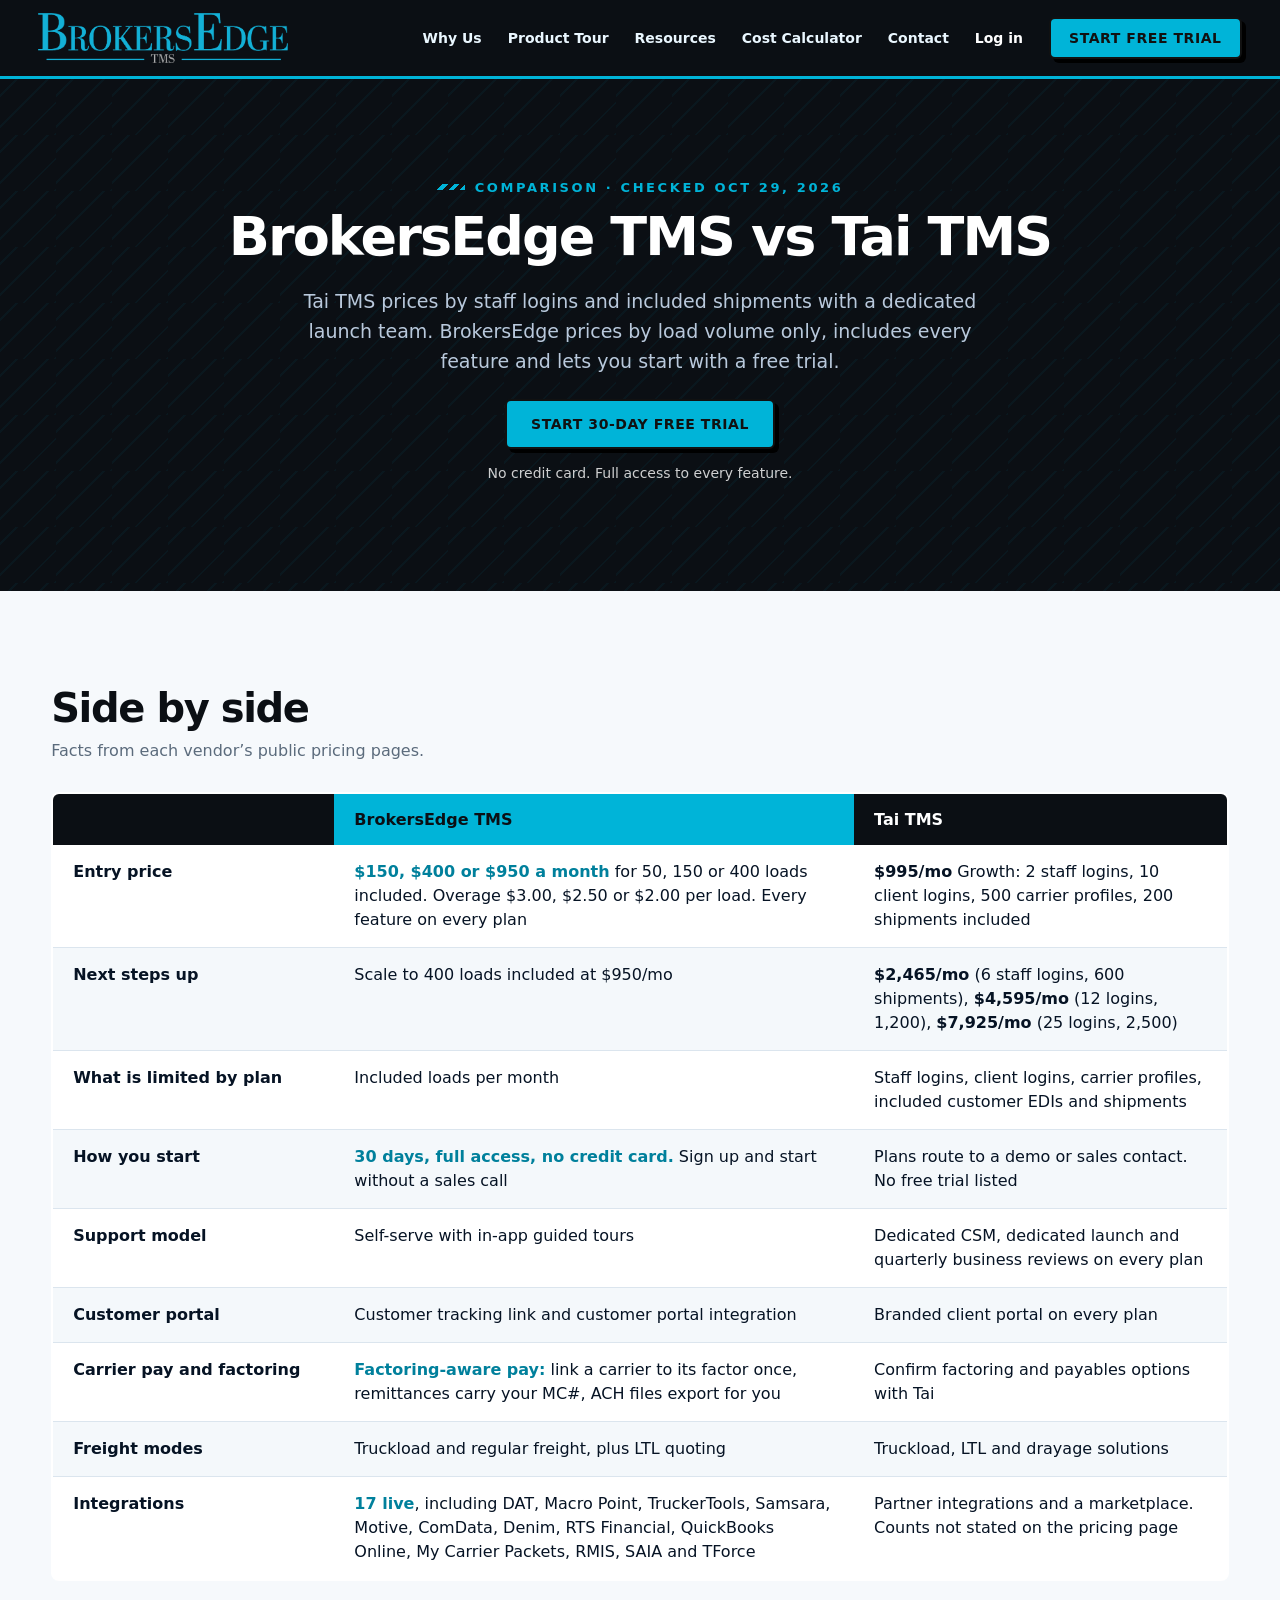
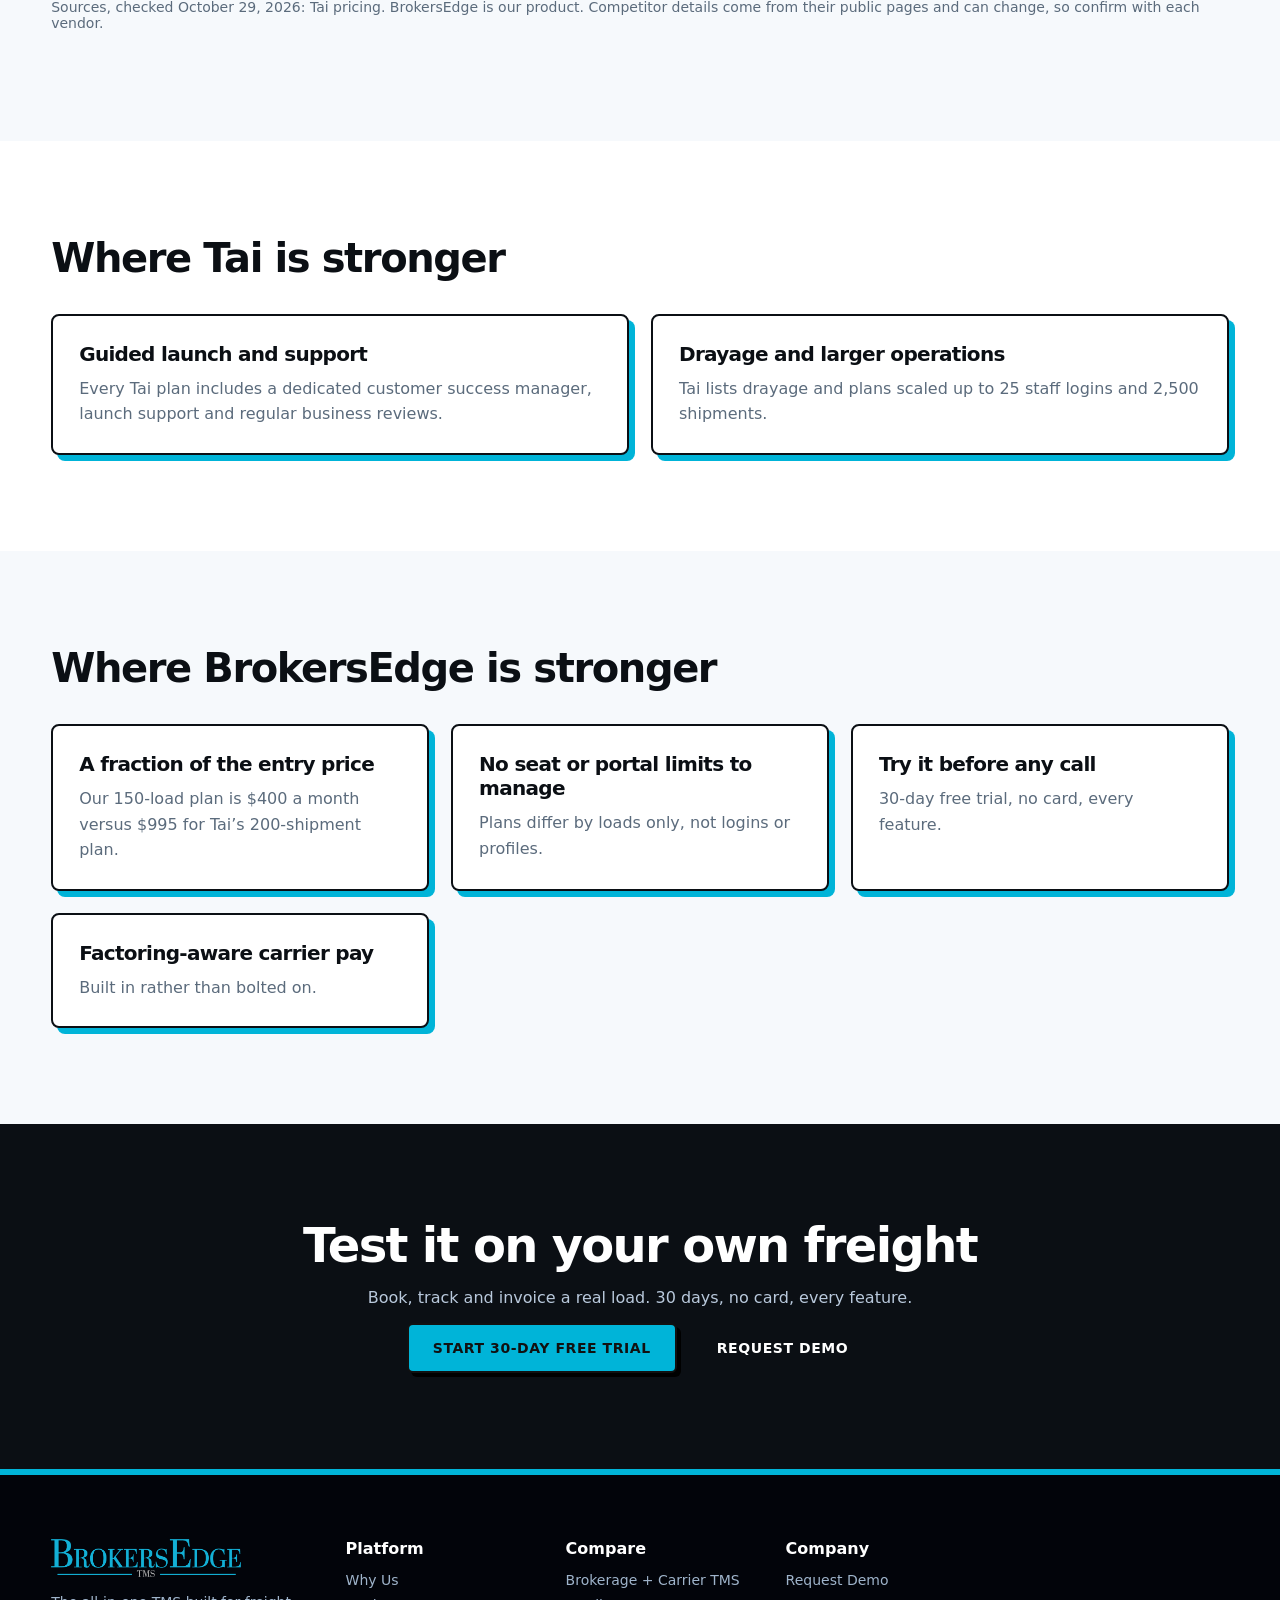
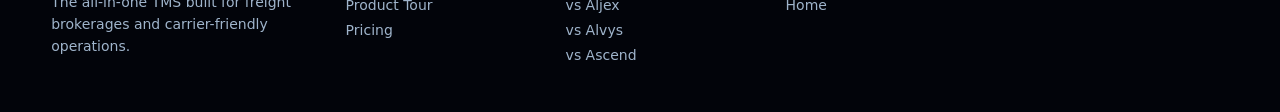
<file: vs/tai-tms/index.html>
<!DOCTYPE html>
<html lang="en">
<head>
  <meta charset="UTF-8" />
  <meta name="viewport" content="width=device-width, initial-scale=1.0" />
  <title>BrokersEdge TMS vs Tai TMS: pricing, features and fit (2026)</title>
  <meta name="description" content="BrokersEdge TMS vs Tai TMS compared on published pricing, shipments included, logins, trial and carrier pay. Sources and date included." />
  <link rel="canonical" href="https://www.brokersedgetms.com/vs/tai-tms/" />
  <link rel="icon" type="image/svg+xml" href="/favicon.svg" />
  <link rel="icon" type="image/png" sizes="32x32" href="/favicon-32x32.png" />
  <link rel="icon" type="image/png" sizes="16x16" href="/favicon-16x16.png" />
  <link rel="shortcut icon" href="/favicon.ico" />
  <link rel="apple-touch-icon" sizes="180x180" href="/apple-touch-icon.png" />

  <meta property="og:type" content="website" />
  <meta property="og:site_name" content="BrokersEdge TMS" />
  <meta property="og:title" content="BrokersEdge TMS vs Tai TMS: pricing, features and fit (2026)" />
  <meta property="og:description" content="BrokersEdge TMS vs Tai TMS compared on published pricing, shipments included, logins, trial and carrier pay. Sources and date included." />
  <meta property="og:url" content="https://www.brokersedgetms.com/vs/tai-tms/" />
  <meta property="og:image" content="https://www.brokersedgetms.com/assets/new-dashboard.png" />

  <meta name="twitter:card" content="summary_large_image" />
  <meta name="twitter:title" content="BrokersEdge TMS vs Tai TMS: pricing, features and fit (2026)" />
  <meta name="twitter:description" content="BrokersEdge TMS vs Tai TMS compared on published pricing, shipments included, logins, trial and carrier pay. Sources and date included." />
  <meta name="twitter:image" content="https://www.brokersedgetms.com/assets/new-dashboard.png" />

  <link rel="stylesheet" href="/styles.css" />
  
<!-- Google tag (gtag.js) -->
<script async src="https://www.googletagmanager.com/gtag/js?id=G-B9E0DRJ74R"></script>
<script>
  window.dataLayer = window.dataLayer || [];
  function gtag(){dataLayer.push(arguments);}
  gtag('js', new Date());
  gtag('config', 'G-B9E0DRJ74R');
</script>
</head>
<body>
  <header class="site-header" id="top">
    <nav class="nav-shell">
      <a class="brand" href="/" aria-label="BrokersEdge TMS home">
        <img src="/assets/brokersedge-logo-wide-clear.png" alt="BrokersEdge TMS logo" />
      </a>
      <button class="menu-toggle" aria-label="Open menu" aria-expanded="false">☰</button>
      <div class="nav-links" data-nav>
        <a href="/#why">Why Us</a>
        <a href="/#tour">Product Tour</a>
        <a href="/resources/">Resources</a>
        <a href="/tools/tms-cost-calculator/">Cost Calculator</a>
        <a href="/#contact">Contact</a>
        <a class="login" href="https://app.brokersedgetms.com/login">Log in</a>
        <a class="btn btn-primary" href="https://app.brokersedgetms.com/signup">Start Free Trial</a>
      </div>
    </nav>
  </header>

  <main>
    <section class="hero section-pad"><div class="hero-bg"></div>
      <div class="container center-copy" style="max-width:900px">
        <p class="eyebrow">Comparison · checked Oct 29, 2026</p>
        <h1 style="font-size:clamp(32px,4.6vw,54px)">BrokersEdge TMS vs Tai TMS</h1>
        <p class="hero-text">Tai TMS prices by staff logins and included shipments with a dedicated launch team. BrokersEdge prices by load volume only, includes every feature and lets you start with a free trial.</p>
        <p style="margin-top:22px"><a class="btn btn-primary" href="https://app.brokersedgetms.com/signup">Start 30-Day Free Trial</a></p>
        <p style="margin-top:10px;font-size:14px;opacity:.8">No credit card. Full access to every feature.</p>
      </div></section>
<section class="section-pad light"><div class="container"><h2 class="cmp-h">Side by side</h2><p class="cmp-sub">Facts from each vendor’s public pricing pages.</p><div style="margin-top:28px;overflow-x:auto"><table class="cmp-table"><thead><tr><th>&nbsp;</th><th>BrokersEdge TMS</th><th>Tai TMS</th></tr></thead><tbody><tr><td>Entry price</td><td><span class="y">$150, $400 or $950 a month</span> for 50, 150 or 400 loads included. Overage $3.00, $2.50 or $2.00 per load. Every feature on every plan</td><td><b>$995/mo</b> Growth: 2 staff logins, 10 client logins, 500 carrier profiles, 200 shipments included</td></tr><tr><td>Next steps up</td><td>Scale to 400 loads included at $950/mo</td><td><b>$2,465/mo</b> (6 staff logins, 600 shipments), <b>$4,595/mo</b> (12 logins, 1,200), <b>$7,925/mo</b> (25 logins, 2,500)</td></tr><tr><td>What is limited by plan</td><td>Included loads per month</td><td>Staff logins, client logins, carrier profiles, included customer EDIs and shipments</td></tr><tr><td>How you start</td><td><span class="y">30 days, full access, no credit card.</span> Sign up and start without a sales call</td><td>Plans route to a demo or sales contact. No free trial listed</td></tr><tr><td>Support model</td><td>Self-serve with in-app guided tours</td><td>Dedicated CSM, dedicated launch and quarterly business reviews on every plan</td></tr><tr><td>Customer portal</td><td>Customer tracking link and customer portal integration</td><td>Branded client portal on every plan</td></tr><tr><td>Carrier pay and factoring</td><td><span class="y">Factoring-aware pay:</span> link a carrier to its factor once, remittances carry your MC#, ACH files export for you</td><td>Confirm factoring and payables options with Tai</td></tr><tr><td>Freight modes</td><td>Truckload and regular freight, plus LTL quoting</td><td>Truckload, LTL and drayage solutions</td></tr><tr><td>Integrations</td><td><span class="y">17 live</span>, including DAT, Macro Point, TruckerTools, Samsara, Motive, ComData, Denim, RTS Financial, QuickBooks Online, My Carrier Packets, RMIS, SAIA and TForce</td><td>Partner integrations and a marketplace. Counts not stated on the pricing page</td></tr></tbody></table></div><p class="cmp-note">Sources, checked October 29, 2026: <a href="https://tai-software.com/pricing/" rel="nofollow noopener">Tai pricing</a>. BrokersEdge is our product. Competitor details come from their public pages and can change, so confirm with each vendor.</p></div></section><section class="section-pad "><div class="container"><h2 class="cmp-h">Where Tai is stronger</h2><div class="cmp-grid"><div class="cmp-card"><h3>Guided launch and support</h3><p>Every Tai plan includes a dedicated customer success manager, launch support and regular business reviews.</p></div><div class="cmp-card"><h3>Drayage and larger operations</h3><p>Tai lists drayage and plans scaled up to 25 staff logins and 2,500 shipments.</p></div></div></div></section><section class="section-pad light"><div class="container"><h2 class="cmp-h">Where BrokersEdge is stronger</h2><div class="cmp-grid"><div class="cmp-card"><h3>A fraction of the entry price</h3><p>Our 150-load plan is $400 a month versus $995 for Tai’s 200-shipment plan.</p></div><div class="cmp-card"><h3>No seat or portal limits to manage</h3><p>Plans differ by loads only, not logins or profiles.</p></div><div class="cmp-card"><h3>Try it before any call</h3><p>30-day free trial, no card, every feature.</p></div><div class="cmp-card"><h3>Factoring-aware carrier pay</h3><p>Built in rather than bolted on.</p></div></div></div></section>
    <section class="section-pad dark-panel"><div class="container center-copy"><h2>Test it on your own freight</h2><p>Book, track and invoice a real load. 30 days, no card, every feature.</p></div>
      <div class="container" style="margin-top:16px;text-align:center"><a class="btn btn-primary" href="https://app.brokersedgetms.com/signup">Start 30-Day Free Trial</a> <a class="btn" href="/#contact" style="margin-left:10px">Request Demo</a></div></section>
  </main>

  <footer class="footer">
    <div class="container footer-grid">
      <div>
        <img src="/assets/brokersedge-logo-wide-clear.png" alt="BrokersEdge TMS logo" />
        <p>The all-in-one TMS built for freight brokerages and carrier-friendly operations.</p>
      </div>
      <div><h4>Platform</h4><a href="/#why">Why Us</a><a href="/#tour">Product Tour</a><a href="/#pricing">Pricing</a></div>
      <div><h4>Compare</h4><a href="/brokerage-carrier-tms/">Brokerage + Carrier TMS</a><a href="/vs/aljex/">vs Aljex</a><a href="/vs/alvys/">vs Alvys</a><a href="/vs/ascend/">vs Ascend</a></div>
      <div><h4>Company</h4><a href="/#contact">Request Demo</a><a href="/">Home</a></div>
    </div>
  </footer>
  <script src="/script.js"></script>
<script>
/* CTA click tracking -> GA4 events (trial_cta_click, login_click) */
document.addEventListener('click',function(e){
  var a=e.target.closest&&e.target.closest('a[href]'); if(!a||typeof gtag!=='function')return;
  var h=a.getAttribute('href')||'', n='';
  if(h.indexOf('app.brokersedgetms.com/signup')>-1)n='trial_cta_click';
  else if(h.indexOf('app.brokersedgetms.com/login')>-1)n='login_click';
  if(!n)return;
  gtag('event',n,{link_text:(a.textContent||'').trim().slice(0,60),page_path:location.pathname,transport_type:'beacon'});
},true);
</script>
</body>
</html>
</file>
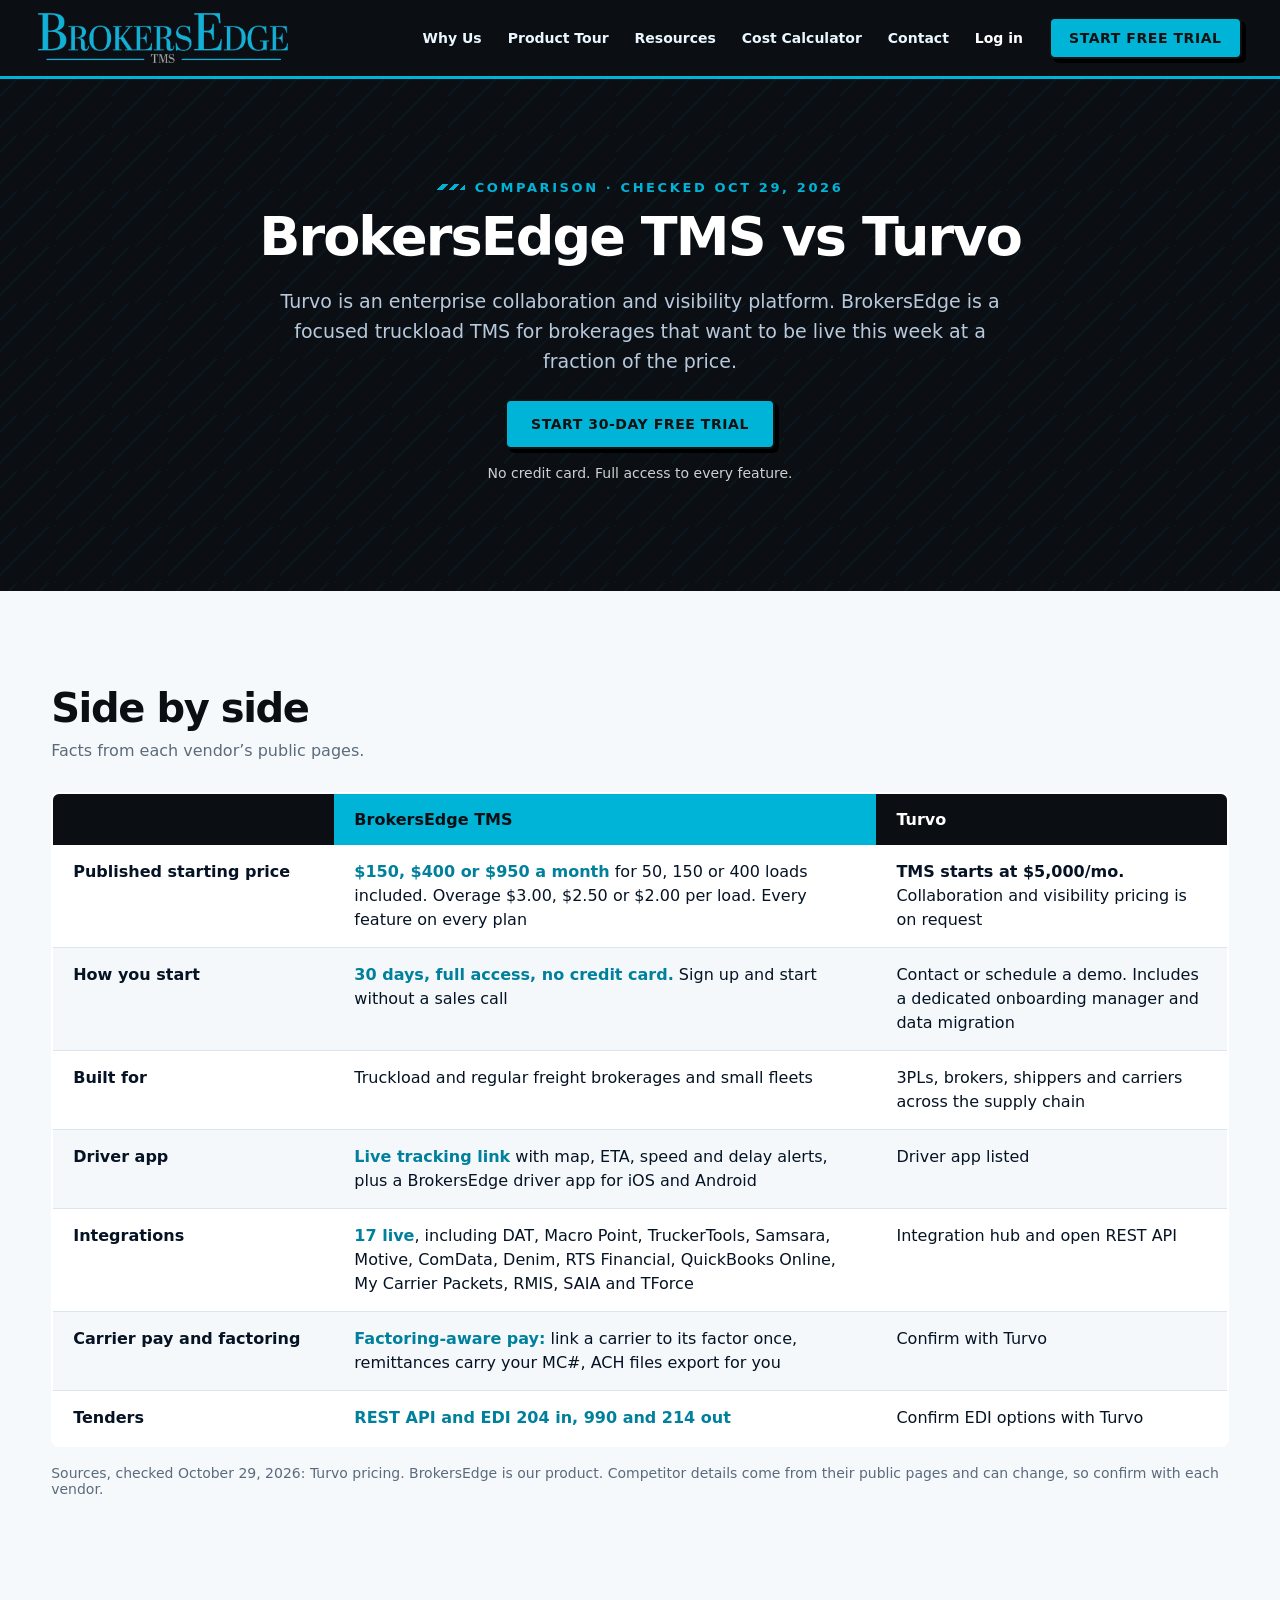
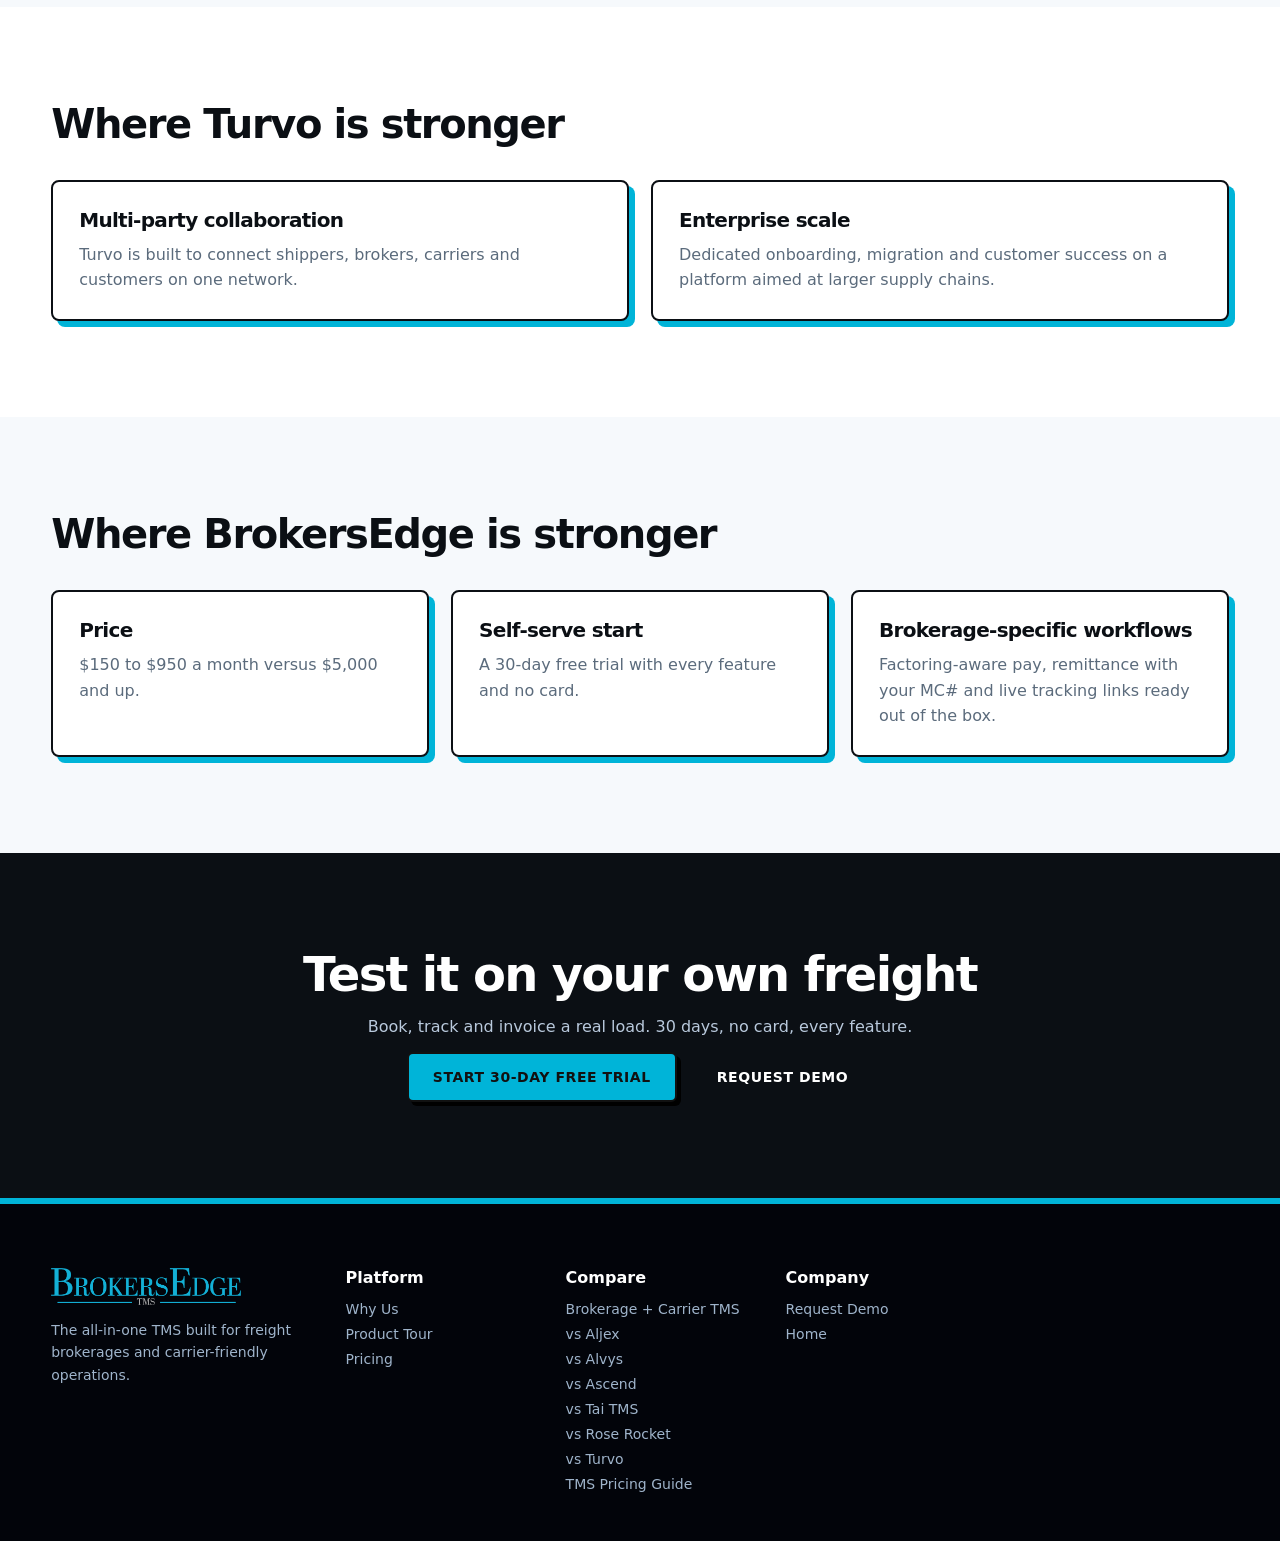
<file: vs/turvo/index.html>
<!DOCTYPE html>
<html lang="en">
<head>
  <meta charset="UTF-8" />
  <meta name="viewport" content="width=device-width, initial-scale=1.0" />
  <title>BrokersEdge TMS vs Turvo: pricing, features and fit (2026)</title>
  <meta name="description" content="BrokersEdge TMS vs Turvo compared on published pricing, onboarding, trial and fit for freight brokerages. Sources and date included." />
  <link rel="canonical" href="https://www.brokersedgetms.com/vs/turvo/" />
  <link rel="icon" type="image/svg+xml" href="/favicon.svg" />
  <link rel="icon" type="image/png" sizes="32x32" href="/favicon-32x32.png" />
  <link rel="icon" type="image/png" sizes="16x16" href="/favicon-16x16.png" />
  <link rel="shortcut icon" href="/favicon.ico" />
  <link rel="apple-touch-icon" sizes="180x180" href="/apple-touch-icon.png" />

  <meta property="og:type" content="website" />
  <meta property="og:site_name" content="BrokersEdge TMS" />
  <meta property="og:title" content="BrokersEdge TMS vs Turvo: pricing, features and fit (2026)" />
  <meta property="og:description" content="BrokersEdge TMS vs Turvo compared on published pricing, onboarding, trial and fit for freight brokerages. Sources and date included." />
  <meta property="og:url" content="https://www.brokersedgetms.com/vs/turvo/" />
  <meta property="og:image" content="https://www.brokersedgetms.com/assets/new-dashboard.png" />

  <meta name="twitter:card" content="summary_large_image" />
  <meta name="twitter:title" content="BrokersEdge TMS vs Turvo: pricing, features and fit (2026)" />
  <meta name="twitter:description" content="BrokersEdge TMS vs Turvo compared on published pricing, onboarding, trial and fit for freight brokerages. Sources and date included." />
  <meta name="twitter:image" content="https://www.brokersedgetms.com/assets/new-dashboard.png" />

  <link rel="stylesheet" href="/styles.css" />
  
<!-- Google tag (gtag.js) -->
<script async src="https://www.googletagmanager.com/gtag/js?id=G-B9E0DRJ74R"></script>
<script>
  window.dataLayer = window.dataLayer || [];
  function gtag(){dataLayer.push(arguments);}
  gtag('js', new Date());
  gtag('config', 'G-B9E0DRJ74R');
</script>
</head>
<body>
  <header class="site-header" id="top">
    <nav class="nav-shell">
      <a class="brand" href="/" aria-label="BrokersEdge TMS home">
        <img src="/assets/brokersedge-logo-wide-clear.png" alt="BrokersEdge TMS logo" />
      </a>
      <button class="menu-toggle" aria-label="Open menu" aria-expanded="false">☰</button>
      <div class="nav-links" data-nav>
        <a href="/#why">Why Us</a>
        <a href="/#tour">Product Tour</a>
        <a href="/resources/">Resources</a>
        <a href="/tools/tms-cost-calculator/">Cost Calculator</a>
        <a href="/#contact">Contact</a>
        <a class="login" href="https://app.brokersedgetms.com/login">Log in</a>
        <a class="btn btn-primary" href="https://app.brokersedgetms.com/signup">Start Free Trial</a>
      </div>
    </nav>
  </header>

  <main>
    <section class="hero section-pad"><div class="hero-bg"></div>
      <div class="container center-copy" style="max-width:900px">
        <p class="eyebrow">Comparison · checked Oct 29, 2026</p>
        <h1 style="font-size:clamp(32px,4.6vw,54px)">BrokersEdge TMS vs Turvo</h1>
        <p class="hero-text">Turvo is an enterprise collaboration and visibility platform. BrokersEdge is a focused truckload TMS for brokerages that want to be live this week at a fraction of the price.</p>
        <p style="margin-top:22px"><a class="btn btn-primary" href="https://app.brokersedgetms.com/signup">Start 30-Day Free Trial</a></p>
        <p style="margin-top:10px;font-size:14px;opacity:.8">No credit card. Full access to every feature.</p>
      </div></section>
<section class="section-pad light"><div class="container"><h2 class="cmp-h">Side by side</h2><p class="cmp-sub">Facts from each vendor’s public pages.</p><div style="margin-top:28px;overflow-x:auto"><table class="cmp-table"><thead><tr><th>&nbsp;</th><th>BrokersEdge TMS</th><th>Turvo</th></tr></thead><tbody><tr><td>Published starting price</td><td><span class="y">$150, $400 or $950 a month</span> for 50, 150 or 400 loads included. Overage $3.00, $2.50 or $2.00 per load. Every feature on every plan</td><td><b>TMS starts at $5,000/mo.</b> Collaboration and visibility pricing is on request</td></tr><tr><td>How you start</td><td><span class="y">30 days, full access, no credit card.</span> Sign up and start without a sales call</td><td>Contact or schedule a demo. Includes a dedicated onboarding manager and data migration</td></tr><tr><td>Built for</td><td>Truckload and regular freight brokerages and small fleets</td><td>3PLs, brokers, shippers and carriers across the supply chain</td></tr><tr><td>Driver app</td><td><span class="y">Live tracking link</span> with map, ETA, speed and delay alerts, plus a BrokersEdge driver app for iOS and Android</td><td>Driver app listed</td></tr><tr><td>Integrations</td><td><span class="y">17 live</span>, including DAT, Macro Point, TruckerTools, Samsara, Motive, ComData, Denim, RTS Financial, QuickBooks Online, My Carrier Packets, RMIS, SAIA and TForce</td><td>Integration hub and open REST API</td></tr><tr><td>Carrier pay and factoring</td><td><span class="y">Factoring-aware pay:</span> link a carrier to its factor once, remittances carry your MC#, ACH files export for you</td><td>Confirm with Turvo</td></tr><tr><td>Tenders</td><td><span class="y">REST API and EDI 204 in, 990 and 214 out</span></td><td>Confirm EDI options with Turvo</td></tr></tbody></table></div><p class="cmp-note">Sources, checked October 29, 2026: <a href="https://turvo.com/pricing/" rel="nofollow noopener">Turvo pricing</a>. BrokersEdge is our product. Competitor details come from their public pages and can change, so confirm with each vendor.</p></div></section><section class="section-pad "><div class="container"><h2 class="cmp-h">Where Turvo is stronger</h2><div class="cmp-grid"><div class="cmp-card"><h3>Multi-party collaboration</h3><p>Turvo is built to connect shippers, brokers, carriers and customers on one network.</p></div><div class="cmp-card"><h3>Enterprise scale</h3><p>Dedicated onboarding, migration and customer success on a platform aimed at larger supply chains.</p></div></div></div></section><section class="section-pad light"><div class="container"><h2 class="cmp-h">Where BrokersEdge is stronger</h2><div class="cmp-grid"><div class="cmp-card"><h3>Price</h3><p>$150 to $950 a month versus $5,000 and up.</p></div><div class="cmp-card"><h3>Self-serve start</h3><p>A 30-day free trial with every feature and no card.</p></div><div class="cmp-card"><h3>Brokerage-specific workflows</h3><p>Factoring-aware pay, remittance with your MC# and live tracking links ready out of the box.</p></div></div></div></section>
    <section class="section-pad dark-panel"><div class="container center-copy"><h2>Test it on your own freight</h2><p>Book, track and invoice a real load. 30 days, no card, every feature.</p></div>
      <div class="container" style="margin-top:16px;text-align:center"><a class="btn btn-primary" href="https://app.brokersedgetms.com/signup">Start 30-Day Free Trial</a> <a class="btn" href="/#contact" style="margin-left:10px">Request Demo</a></div></section>
  </main>

  <footer class="footer">
    <div class="container footer-grid">
      <div>
        <img src="/assets/brokersedge-logo-wide-clear.png" alt="BrokersEdge TMS logo" />
        <p>The all-in-one TMS built for freight brokerages and carrier-friendly operations.</p>
      </div>
      <div><h4>Platform</h4><a href="/#why">Why Us</a><a href="/#tour">Product Tour</a><a href="/#pricing">Pricing</a></div>
      <div><h4>Compare</h4><a href="/brokerage-carrier-tms/">Brokerage + Carrier TMS</a><a href="/vs/aljex/">vs Aljex</a><a href="/vs/alvys/">vs Alvys</a><a href="/vs/ascend/">vs Ascend</a><a href="/vs/tai-tms/">vs Tai TMS</a><a href="/vs/rose-rocket/">vs Rose Rocket</a><a href="/vs/turvo/">vs Turvo</a><a href="/guides/tms-pricing/">TMS Pricing Guide</a></div>
      <div><h4>Company</h4><a href="/#contact">Request Demo</a><a href="/">Home</a></div>
    </div>
  </footer>
  <script src="/script.js"></script>
<script>
/* CTA click tracking -> GA4 events (trial_cta_click, login_click) */
document.addEventListener('click',function(e){
  var a=e.target.closest&&e.target.closest('a[href]'); if(!a||typeof gtag!=='function')return;
  var h=a.getAttribute('href')||'', n='';
  if(h.indexOf('app.brokersedgetms.com/signup')>-1)n='trial_cta_click';
  else if(h.indexOf('app.brokersedgetms.com/login')>-1)n='login_click';
  if(!n)return;
  gtag('event',n,{link_text:(a.textContent||'').trim().slice(0,60),page_path:location.pathname,transport_type:'beacon'});
},true);
</script>
</body>
</html>
</file>
<file: styles.css>
:root{
  --ink:#061324;--black:#02040a;--navy:#071528;--navy2:#0a1d36;
  --cyan:#18b7d8;--cyan-2:#7ee7ff;--accent:#00b4d8;--accent-hover:#0098b8;
  --green:#22c55e;--amber:#f59e0b;--white:#fff;--muted:#64748b;--soft:#f6f9fc;--line:#e3ebf4;
  --shadow:0 24px 80px rgba(6,19,36,.16);--radius:22px;
}
*{box-sizing:border-box}
html{scroll-behavior:smooth}
body{margin:0;font-family:Inter,ui-sans-serif,system-ui,-apple-system,"Segoe UI",Arial,sans-serif;color:var(--ink);background:#fff;overflow-x:hidden}
a{color:inherit;text-decoration:none}img{max-width:100%;display:block}
.container{width:min(1180px,92vw);margin:0 auto}.section-pad{padding:96px 0}
h1,h2,h3{letter-spacing:-.03em;margin:0}
h2{font-size:clamp(30px,4vw,48px);line-height:1.08}
.center-copy{text-align:center}.center-copy p{max-width:720px;margin-left:auto;margin-right:auto}
.eyebrow{display:inline-block;color:var(--accent);font-weight:900;font-size:13px;letter-spacing:.14em;text-transform:uppercase;margin:0 0 14px}

/* header */
.site-header{position:sticky;top:0;z-index:50;background:rgba(2,4,10,.82);backdrop-filter:blur(14px);border-bottom:1px solid rgba(24,183,216,.2)}
.nav-shell{width:min(1240px,94vw);margin:auto;display:flex;align-items:center;justify-content:space-between;min-height:76px}
.brand img{width:250px;height:auto}
.nav-links{display:flex;align-items:center;gap:26px;color:#eaf7ff;font-weight:800;font-size:14px}
.nav-links a:not(.btn):hover{color:var(--cyan)}.login{color:#fff}
.menu-toggle{display:none;background:none;border:0;color:#fff;font-size:28px}
.btn{display:inline-flex;align-items:center;justify-content:center;gap:10px;border-radius:13px;padding:15px 24px;font-weight:900;border:1px solid transparent;cursor:pointer;transition:transform .18s,box-shadow .18s,background .18s;font-size:15px;font-family:inherit}
.btn:hover{transform:translateY(-2px)}
.btn-primary{background:linear-gradient(135deg,#00c6ea,#0093b8);color:#00131c;box-shadow:0 10px 30px rgba(0,180,216,.35)}
.btn-primary:hover{box-shadow:0 14px 40px rgba(0,180,216,.55)}
.btn-secondary{background:rgba(255,255,255,.06);color:#fff;border-color:rgba(255,255,255,.28)}
.btn-secondary:hover{background:rgba(255,255,255,.14)}
.btn-lg{padding:18px 30px;font-size:16px}
.pulse{animation:pulseBtn 2.4s infinite}
@keyframes pulseBtn{0%{box-shadow:0 0 0 0 rgba(0,198,234,.55)}70%{box-shadow:0 0 0 18px rgba(0,198,234,0)}100%{box-shadow:0 0 0 0 rgba(0,198,234,0)}}

/* hero */
.hero{position:relative;background:var(--black);color:#fff;overflow:hidden}
.hero-bg{position:absolute;inset:0;background:radial-gradient(900px 500px at 78% 10%,rgba(0,180,216,.28),transparent 60%),radial-gradient(700px 500px at 5% 90%,rgba(24,90,216,.22),transparent 60%);pointer-events:none}
.hero-bg:after{content:"";position:absolute;inset:0;background-image:linear-gradient(rgba(255,255,255,.04) 1px,transparent 1px),linear-gradient(90deg,rgba(255,255,255,.04) 1px,transparent 1px);background-size:56px 56px;-webkit-mask-image:radial-gradient(ellipse at 50% 30%,#000 20%,transparent 75%);mask-image:radial-gradient(ellipse at 50% 30%,#000 20%,transparent 75%)}
.hero .container{position:relative;z-index:2}
.hero h1{font-size:clamp(38px,6vw,72px);line-height:1.02;margin-bottom:22px}
.grad{background:linear-gradient(90deg,#7ee7ff,#00b4d8 50%,#5b8cff);-webkit-background-clip:text;background-clip:text;color:transparent}
.hero-text{font-size:19px;line-height:1.6;color:#b9c9dc;max-width:640px}
.hero-grid{display:grid;grid-template-columns:1.05fr .95fr;gap:56px;align-items:center}
.hero-actions{display:flex;gap:14px;flex-wrap:wrap;margin:30px 0 26px}
.hero-pill{display:inline-flex;align-items:center;gap:8px;background:rgba(0,180,216,.12);border:1px solid rgba(0,180,216,.4);color:var(--cyan-2);padding:8px 14px;border-radius:999px;font-weight:800;font-size:13px;margin-bottom:22px}
.dot{width:8px;height:8px;border-radius:50%;background:var(--green);box-shadow:0 0 0 0 rgba(34,197,94,.7);animation:ping 1.8s infinite}
@keyframes ping{70%{box-shadow:0 0 0 10px rgba(34,197,94,0)}100%{box-shadow:0 0 0 0 rgba(34,197,94,0)}}
.hero-stats{display:flex;gap:34px;flex-wrap:wrap;margin-top:8px}
.hero-stats b{display:block;font-size:30px;color:#fff;letter-spacing:-.03em}.hero-stats span{font-size:13px;color:#8aa0b8;font-weight:700}

/* hero live card */
.live{position:relative;min-height:470px}
.load-card{position:relative;background:linear-gradient(160deg,#0c2240,#071528);border:1px solid rgba(126,231,255,.25);border-radius:24px;padding:24px;box-shadow:0 40px 100px rgba(0,0,0,.55),0 0 80px rgba(0,180,216,.15);animation:floaty 6s ease-in-out infinite}
@keyframes floaty{50%{transform:translateY(-10px)}}
.lc-top{display:flex;justify-content:space-between;align-items:center;margin-bottom:6px}
.lc-id{font-weight:900;font-size:18px}.lc-badge{font-size:12px;font-weight:900;padding:6px 12px;border-radius:999px;background:rgba(0,180,216,.18);color:var(--cyan-2);transition:all .4s}
.lc-lane{color:#9fb4cb;font-size:14px;margin-bottom:22px}
.steps{display:flex;align-items:center;margin:8px 0 26px}
.step{display:flex;flex-direction:column;align-items:center;gap:8px;font-size:11px;font-weight:800;color:#6f86a0;flex:0 0 auto;width:62px;text-align:center}
.step i{width:16px;height:16px;border-radius:50%;background:#16304f;border:2px solid #24476e;transition:all .4s}
.step.on{color:#fff}.step.on i{background:var(--cyan);border-color:var(--cyan-2);box-shadow:0 0 16px rgba(0,198,234,.8)}
.bar{flex:1;height:3px;background:#16304f;margin-bottom:22px;position:relative;overflow:hidden;border-radius:3px}
.bar b{position:absolute;inset:0;width:0;background:linear-gradient(90deg,var(--cyan),var(--cyan-2));transition:width .9s ease}
.bar.on b{width:100%}
.lc-grid{display:grid;grid-template-columns:repeat(3,1fr);gap:10px}
.lc-cell{background:rgba(255,255,255,.05);border-radius:12px;padding:12px}
.lc-cell small{display:block;color:#7f97b2;font-size:11px;font-weight:800;text-transform:uppercase;letter-spacing:.06em}
.lc-cell b{font-size:17px}
.float{position:absolute;background:#fff;color:var(--ink);border-radius:16px;padding:13px 16px;font-size:13px;font-weight:800;box-shadow:0 20px 50px rgba(0,0,0,.45);display:flex;gap:10px;align-items:center;opacity:0;transform:translateY(16px) scale(.96);transition:opacity .6s,transform .6s;max-width:250px}
.float.show{opacity:1;transform:none}
.float small{display:block;font-weight:600;color:var(--muted);font-size:11px}
.float .ic{font-size:22px}
.f1{left:-34px;top:-22px}.f2{right:-24px;top:128px}.f3{left:-40px;bottom:70px}.f4{right:-10px;bottom:-26px}

/* marquee */
.marquee{background:#050b16;border-top:1px solid rgba(255,255,255,.07);border-bottom:1px solid rgba(255,255,255,.07);overflow:hidden;padding:18px 0}
.marquee-track{display:flex;gap:56px;width:max-content;animation:scroll 38s linear infinite;color:#8aa0b8;font-weight:900;font-size:15px;letter-spacing:.02em;white-space:nowrap}
.marquee-track span:before{content:"✦";color:var(--cyan);margin-right:14px}
@keyframes scroll{to{transform:translateX(-50%)}}

/* sections */
.light{background:var(--soft)}
.dark-panel{background:var(--navy);color:#fff}
.dark-panel p{color:#b9c9dc}
.lead{font-size:18px;color:var(--muted);line-height:1.6;margin-top:16px}
.dark-panel .lead{color:#b9c9dc}
.feature-grid{display:grid;grid-template-columns:repeat(3,1fr);gap:22px;margin-top:46px}
.feature-card{background:#fff;border:1px solid var(--line);border-radius:var(--radius);padding:28px;box-shadow:0 10px 30px rgba(6,19,36,.05);transition:transform .25s,box-shadow .25s,border-color .25s}
.feature-card:hover{transform:translateY(-6px);box-shadow:0 24px 60px rgba(0,180,216,.18);border-color:rgba(0,180,216,.5)}
.feature-card h3{font-size:20px;margin:14px 0 8px}.feature-card p{color:var(--muted);line-height:1.6;margin:0}
.icon{width:50px;height:50px;border-radius:14px;background:linear-gradient(135deg,rgba(0,198,234,.18),rgba(91,140,255,.18));display:grid;place-items:center;font-size:24px}
.tag{display:inline-block;margin-top:14px;font-size:12px;font-weight:900;color:#0a7a94;background:#e3f8fd;padding:5px 10px;border-radius:999px}

/* differentiators */
.diff{display:grid;grid-template-columns:repeat(2,1fr);gap:22px;margin-top:46px}
.diff .feature-card{background:linear-gradient(160deg,#0c2240,#08182d);border-color:rgba(126,231,255,.18);color:#fff}
.diff .feature-card p{color:#aebfd3}.diff .feature-card .tag{background:rgba(0,180,216,.16);color:var(--cyan-2)}

/* tour */
.tour-tabs{display:flex;gap:10px;flex-wrap:wrap;justify-content:center;margin:34px 0 26px}
.tour-tab{background:rgba(255,255,255,.06);color:#cfe0f2;border:1px solid rgba(255,255,255,.15);border-radius:999px;padding:12px 22px;font-weight:900;cursor:pointer;font-family:inherit;font-size:14px;transition:all .2s}
.tour-tab.active,.tour-tab:hover{background:var(--accent);color:#00131c;border-color:var(--accent)}
.tour-frame{background:#0a1a2f;border:1px solid rgba(126,231,255,.22);border-radius:22px;box-shadow:0 40px 120px rgba(0,0,0,.5);overflow:hidden}
.tf-bar{display:flex;gap:7px;padding:13px 16px;background:#06111f;align-items:center}
.tf-bar i{width:11px;height:11px;border-radius:50%;background:#26405f}.tf-bar span{margin-left:12px;color:#6f86a0;font-size:12px;font-weight:700}
.tour-pane{display:none;padding:26px;animation:fadeUp .5s}.tour-pane.active{display:block}
@keyframes fadeUp{from{opacity:0;transform:translateY(14px)}to{opacity:1;transform:none}}
.tbl{width:100%;border-collapse:collapse;font-size:14px;color:#dbe8f6}
.tbl th{text-align:left;color:#7f97b2;font-size:11px;letter-spacing:.08em;text-transform:uppercase;padding:10px 12px}
.tbl td{padding:13px 12px;border-top:1px solid rgba(255,255,255,.07)}
.tbl tr:hover td{background:rgba(0,180,216,.07)}
.pill{padding:4px 10px;border-radius:999px;font-size:11px;font-weight:900;display:inline-block}
.p-blue{background:rgba(0,180,216,.18);color:var(--cyan-2)}.p-green{background:rgba(34,197,94,.18);color:#6ee7a0}.p-amber{background:rgba(245,158,11,.18);color:#fbbf6a}.p-gray{background:rgba(255,255,255,.1);color:#cbd5e1}
.split{display:grid;grid-template-columns:1fr 1fr;gap:26px;align-items:center}
.mapbox{position:relative;height:290px;border-radius:16px;background:linear-gradient(160deg,#0b2542,#081a30);border:1px solid rgba(126,231,255,.18);overflow:hidden}
.mapbox svg{position:absolute;inset:0;width:100%;height:100%}
.truck{position:absolute;left:0;top:0;font-size:24px;offset-path:path("M40 230 C 140 60, 260 250, 420 80");animation:drive 9s linear infinite}
@keyframes drive{from{offset-distance:0}to{offset-distance:100%}}
.kv{display:grid;grid-template-columns:1fr 1fr;gap:10px}
.kv div{background:rgba(255,255,255,.05);border-radius:12px;padding:13px}.kv small{display:block;color:#7f97b2;font-size:11px;font-weight:800;text-transform:uppercase}.kv b{font-size:20px;color:#fff}
.steplist{list-style:none;padding:0;margin:0;display:grid;gap:12px}
.steplist li{background:rgba(255,255,255,.05);border-radius:12px;padding:14px 16px;color:#dbe8f6;font-size:14px;display:flex;gap:12px;align-items:center}
.steplist li b{color:var(--cyan-2)}
.live-demo{margin-top:46px;display:grid;grid-template-columns:1fr 1fr;gap:40px;align-items:center}
.phone{width:290px;margin:auto;background:#fff;color:var(--ink);border-radius:36px;padding:14px;border:8px solid #0d1b2e;box-shadow:0 40px 100px rgba(0,0,0,.5)}
.phone h4{margin:6px 6px 2px;font-size:16px}.phone .sub{margin:0 6px 14px;color:var(--muted);font-size:12px}
.ph-map{height:130px;border-radius:14px;background:linear-gradient(160deg,#dff4fb,#c5e7f3);position:relative;overflow:hidden;margin-bottom:12px}
.ph-map svg{position:absolute;inset:0;width:100%;height:100%}
.ph-row{display:flex;justify-content:space-between;background:var(--soft);border-radius:12px;padding:10px 12px;margin-bottom:8px;font-size:12px;font-weight:700}
.ph-row b{font-size:14px}
.tl{margin:12px 4px 4px;font-size:12px;font-weight:700;color:var(--muted);display:grid;gap:8px}
.tl div:before{content:"";display:inline-block;width:9px;height:9px;border-radius:50%;background:var(--accent);margin-right:9px}

/* workflow */
.timeline{display:grid;grid-template-columns:repeat(5,1fr);gap:18px;margin-top:50px;position:relative}
.timeline:before{content:"";position:absolute;top:27px;left:8%;right:8%;height:3px;background:linear-gradient(90deg,transparent,var(--cyan),transparent)}
.tl-step{text-align:center;position:relative}
.tl-step span{width:56px;height:56px;border-radius:50%;background:var(--navy);color:var(--cyan-2);display:grid;place-items:center;margin:0 auto 14px;font-weight:900;font-size:20px;border:2px solid var(--cyan);box-shadow:0 0 22px rgba(0,180,216,.5)}
.tl-step h3{font-size:17px;margin-bottom:6px}.tl-step p{font-size:14px;color:#9fb4cb;margin:0;line-height:1.5}

/* counters */
.stats{display:grid;grid-template-columns:repeat(4,1fr);gap:22px;margin-top:44px}
.stat{background:#fff;border:1px solid var(--line);border-radius:var(--radius);padding:30px;text-align:center}
.stat b{display:block;font-size:48px;letter-spacing:-.04em;background:linear-gradient(90deg,#00b4d8,#5b8cff);-webkit-background-clip:text;background-clip:text;color:transparent}
.stat span{color:var(--muted);font-weight:700;font-size:14px}

/* pricing */
.pricing{display:grid;grid-template-columns:repeat(3,1fr);gap:22px;margin-top:46px;align-items:stretch}
.plan{background:#fff;border:1px solid var(--line);border-radius:var(--radius);padding:32px;display:flex;flex-direction:column;position:relative;transition:transform .25s,box-shadow .25s}
.plan:hover{transform:translateY(-6px);box-shadow:var(--shadow)}
.plan.pop{background:linear-gradient(160deg,#0c2240,#071528);color:#fff;border-color:var(--cyan);box-shadow:0 30px 80px rgba(0,180,216,.3);transform:scale(1.03)}
.plan.pop:hover{transform:scale(1.03) translateY(-6px)}
.plan .ribbon{position:absolute;top:-14px;left:50%;transform:translateX(-50%);background:var(--accent);color:#00131c;font-weight:900;font-size:12px;padding:6px 14px;border-radius:999px}
.plan h3{font-size:22px}.price{font-size:54px;font-weight:900;letter-spacing:-.04em;margin:12px 0 2px}.price small{font-size:16px;font-weight:700;color:var(--muted)}
.plan.pop .price small,.plan.pop li{color:#b9c9dc}
.plan ul{list-style:none;padding:0;margin:22px 0 26px;display:grid;gap:11px;flex:1}
.plan li{color:#334155;font-size:15px;font-weight:600}.plan li:before{content:"✓";color:var(--accent);font-weight:900;margin-right:10px}
.plan .btn{width:100%}
.plan:not(.pop) .btn-primary{background:var(--black);color:#fff;box-shadow:none}

/* faq */
.faq{max-width:820px;margin:44px auto 0;display:grid;gap:12px}
.faq details{background:#fff;border:1px solid var(--line);border-radius:16px;padding:20px 24px}
.faq summary{font-weight:900;cursor:pointer;font-size:17px}.faq p{color:var(--muted);line-height:1.6;margin:12px 0 0}

/* form / cta */
.cta-grid{display:grid;grid-template-columns:1fr 1fr;gap:56px;align-items:center}
.lead-form{background:#fff;color:var(--ink);border-radius:24px;padding:30px;display:grid;gap:16px;box-shadow:0 30px 90px rgba(0,0,0,.4)}
.lead-form label{display:grid;gap:7px;font-weight:800;font-size:14px}
.lead-form input{padding:15px;border:1px solid #d5e0ec;border-radius:12px;font-size:16px;font-family:inherit}
.lead-form input:focus{outline:2px solid var(--accent);border-color:transparent}

/* footer */
.footer{background:#02040a;color:#9fb4cb;padding:64px 0 40px}
.footer-grid{display:grid;grid-template-columns:1.4fr 1fr 1fr 1fr 1.2fr;gap:34px}
.footer img{width:190px;margin-bottom:14px}.footer h4{color:#fff;margin:0 0 14px}.footer a{display:block;margin:9px 0;font-size:14px}.footer a:hover{color:var(--cyan)}.footer p{font-size:14px;line-height:1.6}
.newsletter{display:flex;gap:8px}.newsletter input{flex:1;min-width:0;padding:12px;border-radius:10px;border:1px solid #1f3652;background:#0a1626;color:#fff}.newsletter button{border:0;border-radius:10px;background:var(--accent);padding:0 16px;font-weight:900;cursor:pointer}

/* reveal */
.reveal{opacity:0;transform:translateY(34px);transition:opacity .8s,transform .8s}
.reveal.in{opacity:1;transform:none}
.reveal[data-d="1"]{transition-delay:.1s}.reveal[data-d="2"]{transition-delay:.2s}.reveal[data-d="3"]{transition-delay:.3s}.reveal[data-d="4"]{transition-delay:.4s}
@media (prefers-reduced-motion:reduce){*{animation:none!important;transition:none!important}.reveal{opacity:1;transform:none}}

@media(max-width:980px){
  .hero-grid,.cta-grid,.split,.live-demo{grid-template-columns:1fr}
  .feature-grid,.pricing,.diff{grid-template-columns:1fr}.stats{grid-template-columns:1fr 1fr}
  .timeline{grid-template-columns:1fr}.timeline:before{display:none}
  .footer-grid{grid-template-columns:1fr 1fr}.plan.pop{transform:none}.plan.pop:hover{transform:translateY(-6px)}
  .float{display:none}.live{min-height:0}
  .menu-toggle{display:block}
  .nav-links{display:none;position:absolute;top:76px;left:0;right:0;background:#02040a;flex-direction:column;padding:24px;gap:18px;align-items:flex-start;border-bottom:1px solid rgba(24,183,216,.2)}
  .nav-links.open{display:flex}
}

/* ===== Industrial identity override ===== */
:root{--amber:#00b4d8;--amber-2:#7ee7ff;--steel:#0b0f14;--steel2:#121923;--paper:#f4f8fb;--radius:8px}
body{font-family:"Inter Tight",Inter,ui-sans-serif,system-ui,-apple-system,"Segoe UI",Arial,sans-serif}
.eyebrow{color:var(--amber);letter-spacing:.2em;display:inline-flex;align-items:center;gap:10px}
.eyebrow:before{content:"";width:28px;height:6px;background:repeating-linear-gradient(-45deg,var(--amber) 0 4px,#111 4px 8px)}
.light .eyebrow,.section-pad:not(.dark-panel):not(.hero) .eyebrow{color:#0086a3}
h1,h2,h3{letter-spacing:-.035em}
.site-header{background:#0b0f14;backdrop-filter:none;border-bottom:3px solid var(--amber)}
.btn{border-radius:6px;text-transform:uppercase;letter-spacing:.04em;font-size:14px}
.btn-primary{background:var(--amber);color:#111;box-shadow:4px 4px 0 #000;border:2px solid #111}
.btn-primary:hover{box-shadow:6px 6px 0 #000;transform:translate(-2px,-2px)}
.btn-secondary{background:transparent;border:2px solid #fff;border-radius:6px}
.pulse{animation:none}
.nav-links .btn{padding:11px 18px}
.hero,.dark-panel{background:var(--steel)}
.hero-bg{background:none}
.hero-bg:after{background-image:repeating-linear-gradient(-45deg,rgba(0,180,216,.05) 0 2px,transparent 2px 22px);-webkit-mask-image:none;mask-image:none}
.grad{background:none;color:var(--amber);-webkit-text-fill-color:var(--amber);position:relative}
.hero-pill{background:var(--amber);color:#111;border:0;border-radius:3px;font-weight:900;text-transform:uppercase;letter-spacing:.08em;font-size:12px}
.dot{background:#111;box-shadow:none;animation:blink 1.4s infinite}
@keyframes blink{50%{opacity:.2}}
.hero-stats b{color:var(--amber)}
/* load ticket */
.load-card{background:var(--paper);color:#161616;border:none;border-radius:4px;box-shadow:10px 10px 0 var(--amber);font-family:ui-monospace,SFMono-Regular,Menlo,monospace;animation:none;transform:rotate(1.2deg);position:relative}
.load-card:before{content:"";position:absolute;left:0;right:0;top:-8px;height:8px;background:radial-gradient(circle at 6px 0,transparent 5px,var(--paper) 5.5px) 0 0/16px 8px repeat-x}
.lc-id{font-size:20px;letter-spacing:.02em}.lc-id:before{content:"LOAD # ";font-size:11px;color:#777}
.lc-badge{background:#161616;color:var(--amber);border-radius:2px;text-transform:uppercase;letter-spacing:.1em}
.lc-lane{color:#555}
.step{color:#8a9aa8}.step i{background:var(--paper);border:2px solid #8a9aa8;border-radius:2px}
.step.on{color:#161616}.step.on i{background:var(--amber);border-color:#161616;box-shadow:none}
.bar{background:repeating-linear-gradient(90deg,#8a9aa8 0 6px,transparent 6px 10px);height:3px}.bar b{background:#161616}
.lc-cell{background:#e1ebf2;border-radius:2px}.lc-cell small{color:#5f6f7d}.lc-cell b{color:#161616}.lc-cell b[style]{color:#12803a!important}
.float{background:var(--amber);color:#111;border-radius:2px;box-shadow:4px 4px 0 #000;border:2px solid #111;transform:rotate(-2deg) translateY(16px)}
.float.show{transform:rotate(-2deg)}.f2,.f4{transform:rotate(2deg) translateY(16px)}.f2.show,.f4.show{transform:rotate(2deg)}
.float small{color:#00323d}
/* road */
.road{position:relative;height:46px;margin-top:56px;border-top:6px solid #1c2530;background:#161d27;overflow:hidden}
.road:before{content:"";position:absolute;left:0;right:0;top:20px;height:4px;background:repeating-linear-gradient(90deg,var(--amber) 0 34px,transparent 34px 68px);animation:lane 1.2s linear infinite}
@keyframes lane{to{background-position:-68px 0}}
.rtruck{position:absolute;top:2px;font-size:30px;left:-60px;animation:haul 9s linear infinite;transform:scaleX(-1)}
@keyframes haul{to{left:110%}}
/* marquee as hazard tape */
.marquee{background:var(--amber);border:0;padding:12px 0;border-top:3px solid #111;border-bottom:3px solid #111}
.marquee-track{color:#111;font-weight:900;text-transform:uppercase;letter-spacing:.08em;font-size:14px}.marquee-track span:before{content:"▰";color:#111}
/* squared components */
.feature-card,.stat,.plan,.faq details,.lead-form,.tour-frame,.phone{border-radius:6px}
.feature-card{box-shadow:none;border:2px solid #111;background:#fff}
.feature-card:hover{box-shadow:6px 6px 0 var(--amber);transform:translate(-3px,-3px);border-color:#111}
.icon{border-radius:4px;background:var(--amber)}
.tag{background:#111;color:var(--amber);border-radius:2px;text-transform:uppercase;letter-spacing:.06em;font-size:11px}
.diff .feature-card{background:var(--steel2);border:2px solid #2a3544;color:#fff}.diff .feature-card:hover{box-shadow:6px 6px 0 var(--amber);border-color:var(--amber)}
.diff .feature-card .tag{background:var(--amber);color:#111}
.tour-tab{border-radius:4px;text-transform:uppercase;letter-spacing:.05em;font-size:13px}
.tour-tab.active,.tour-tab:hover{background:var(--amber);color:#111;border-color:var(--amber)}
.tour-frame{border:2px solid #2a3544;box-shadow:10px 10px 0 var(--amber);background:var(--steel2)}.tf-bar{background:#0b0f14}
.pill{border-radius:2px}.p-blue{background:rgba(0,180,216,.18);color:var(--amber-2)}
.kv div,.steplist li{border-radius:4px;border-left:4px solid var(--amber)}
.mapbox{border-radius:4px;background:#0f1722}
.tl-step span{border-radius:4px;background:var(--amber);color:#111;border:2px solid #111;box-shadow:4px 4px 0 #000}
.timeline:before{height:0;border-top:4px dashed var(--amber);background:none}
.stat{border:2px solid #111;background:#fff}.stat b{background:none;color:#111;-webkit-text-fill-color:#111}.stat:nth-child(odd){box-shadow:6px 6px 0 var(--amber)}
.plan{border:2px solid #111;box-shadow:none}.plan:hover{box-shadow:8px 8px 0 var(--amber);transform:translate(-3px,-3px)}
.plan.pop{background:var(--steel);border-color:#111;box-shadow:10px 10px 0 var(--amber);transform:none}.plan.pop:hover{transform:translate(-3px,-3px)}
.plan .ribbon{background:var(--amber);color:#111;border-radius:2px;border:2px solid #111}
.plan li:before{color:#0086a3}.plan:not(.pop) .btn-primary{background:var(--amber);color:#111;box-shadow:4px 4px 0 #000}
.faq details{border:2px solid #111}
.phone{border-radius:28px;border-color:#111}
.lead-form{border:3px solid var(--amber);box-shadow:none}.lead-form input{border-radius:4px}
.footer{border-top:6px solid var(--amber)}
.light{background:#f6f9fc}
.newsletter button{background:var(--amber);color:#111}
.reveal{transform:translateY(24px)}
.shot{border:2px solid #2a3544;border-radius:6px;overflow:hidden;box-shadow:12px 12px 0 var(--amber);background:#fff;max-width:1100px;margin:0 auto}
.shot img,.tour-img{width:100%;height:auto;display:block}
.shot .tf-bar{background:#0b0f14}
.tour-pane:has(.tour-img){padding:0}
.trial-banner{margin-top:40px;background:var(--steel);color:#fff;border:2px solid #111;border-radius:6px;box-shadow:8px 8px 0 var(--amber);padding:22px 28px;display:flex;align-items:center;gap:22px;flex-wrap:wrap;justify-content:space-between}
.trial-banner b{font-size:24px;letter-spacing:-.02em;color:var(--amber)}.trial-banner span{flex:1;min-width:240px;color:#cfdbe8;font-weight:600}
.int-wrap{margin-top:46px;display:grid;gap:14px;overflow:hidden;-webkit-mask-image:linear-gradient(90deg,transparent,#000 8%,#000 92%,transparent);mask-image:linear-gradient(90deg,transparent,#000 8%,#000 92%,transparent)}
.int-row{overflow:hidden}.int-track{display:flex;gap:14px;width:max-content;animation:scroll 40s linear infinite}
.int-row.rev .int-track{animation-direction:reverse;animation-duration:48s}
.int-track span{background:var(--steel2);border:2px solid #2a3544;color:#fff;font-weight:800;font-size:17px;padding:16px 28px;border-radius:4px;white-space:nowrap}
.int-track span:hover{border-color:var(--amber);color:var(--amber)}

.gal{display:grid;grid-template-columns:1fr 1fr;gap:26px;margin-top:44px}
.gal-item{margin:0}.gal-item.wide{grid-column:1/-1}
.gal-item img{width:100%;height:auto;display:block;border:2px solid #2a3544;border-radius:6px;box-shadow:8px 8px 0 var(--amber);background:#fff}
.gal-item figcaption{margin-top:18px;font-weight:900;text-transform:uppercase;letter-spacing:.06em;font-size:14px;color:var(--amber)}
@media(max-width:980px){.gal{grid-template-columns:1fr}}

/* Whole-card click targets */
.feature-card{position:relative}
.feature-card h3 a::after{content:"";position:absolute;inset:0;z-index:1}
.feature-card h3 a{color:inherit;text-decoration:none}
.feature-card:has(h3 a){cursor:pointer;transition:transform .15s,box-shadow .15s}
.feature-card:has(h3 a):hover{transform:translate(-2px,-2px);box-shadow:6px 6px 0 #00b4d8}

/* Comparison / content pages */
.cmp-grid{display:grid;grid-template-columns:repeat(auto-fit,minmax(280px,1fr));gap:22px;margin-top:34px}
.cmp-card{background:#fff;border:2px solid #0b0f14;border-radius:8px;padding:26px;box-shadow:6px 6px 0 #00b4d8}
.cmp-card h3{margin:0 0 10px;font-size:20px;color:#0b0f14}
.cmp-card p{margin:0;color:#5b6b7c;line-height:1.6}
.cmp-table{width:100%;border-collapse:collapse;background:#fff;border:2px solid #0b0f14;border-radius:8px;overflow:hidden}
.cmp-table th{background:#0b0f14;color:#fff;text-align:left;padding:16px 20px}
.cmp-table th:nth-child(2){background:#00b4d8;color:#0b0f14}
.cmp-table td{padding:15px 20px;border-bottom:1px solid #dbe5ee;vertical-align:top;line-height:1.5}
.cmp-table td:first-child{font-weight:800;width:24%}
.cmp-table tr:nth-child(even) td{background:#f4f8fb}
.cmp-table td .y{color:#00809c;font-weight:800}
.cmp-note{color:#5b6b7c;margin-top:18px;font-size:14px}
.cmp-h{font-size:clamp(26px,3.4vw,40px);margin:0 0 8px;color:#0b0f14}
.cmp-sub{color:#5b6b7c;max-width:760px;margin:0 0 6px;line-height:1.6}
.cmp-list{margin:24px 0 0;padding:0;list-style:none;display:grid;gap:12px}
.cmp-list li{padding:14px 18px;background:#fff;border-left:5px solid #00b4d8;border-radius:4px;line-height:1.55}
.cmp-list li b{color:#0b0f14}
.cmp-shot{margin-top:34px;border:2px solid #0b0f14;border-radius:8px;overflow:hidden;box-shadow:8px 8px 0 #0b0f14}
.cmp-shot img{display:block;width:100%;height:auto}
@media(max-width:700px){.cmp-table{font-size:14px}.cmp-table td,.cmp-table th{padding:12px}}

/* Interactive tour */
.tour-tabs{display:flex;gap:12px;flex-wrap:wrap;justify-content:center;margin:34px 0 28px}
.tour-tab{background:#121923;color:#e6eef6;border:2px solid #2a3544;border-radius:4px;padding:14px 24px;font-weight:900;text-transform:uppercase;letter-spacing:.06em;font-size:14px;cursor:pointer;font-family:inherit;transition:all .15s}
.tour-tab:hover{border-color:#00b4d8;color:#fff}
.tour-tab.active{background:#00b4d8;border-color:#00b4d8;color:#04141a}
.tour-stage{position:relative;max-width:1180px;margin:0 auto}
.tour-frame{border:2px solid #2a3544;border-radius:6px;box-shadow:10px 10px 0 #00b4d8;overflow:hidden;background:#fff}
.tour-slide{display:none;cursor:pointer;animation:fadeUp .4s}
.tour-slide.active{display:block}
.tour-slide img{width:100%;height:auto;display:block}
.tour-arrow{position:absolute;top:50%;transform:translateY(-50%);z-index:3;width:48px;height:48px;border-radius:4px;border:2px solid #0b0f14;background:#00b4d8;color:#04141a;font-size:30px;line-height:1;font-weight:900;cursor:pointer;box-shadow:4px 4px 0 #0b0f14}
.tour-arrow.prev{left:-24px}.tour-arrow.next{right:-24px}
.tour-arrow:hover{background:#7ee7ff}
.tour-cap{text-align:center;margin-top:30px;font-weight:900;text-transform:uppercase;letter-spacing:.06em;font-size:15px;color:#00b4d8}
@media(max-width:1250px){.tour-arrow.prev{left:6px}.tour-arrow.next{right:6px}}
@media(max-width:700px){.tour-tab{padding:10px 14px;font-size:12px}}

/* ---- Distinct identity: route card, trust row, tour rail, pricing ladder ---- */
.route-card{background:#0f1620;border:2px solid #2a3544;border-radius:6px;padding:22px;box-shadow:12px 12px 0 #00b4d8;max-width:480px;margin-left:auto}
.rc-head{display:flex;justify-content:space-between;font-weight:900;letter-spacing:.12em;font-size:12px;color:#8fa3b8}
.rc-live{color:#00b4d8;display:flex;align-items:center;gap:6px}.rc-live i{width:8px;height:8px;border-radius:50%;background:#00b4d8;animation:pulseDot 1.4s infinite}
@keyframes pulseDot{50%{opacity:.25}}
.rc-map{width:100%;height:auto;margin:14px 0;border:1px solid #243546;border-radius:4px;display:block}
.rc-lane{display:flex;align-items:center;justify-content:space-between;gap:10px}
.rc-lane small,.rc-row small{display:block;font-size:11px;letter-spacing:.12em;color:#6f869b;font-weight:800}
.rc-lane b{font-size:20px;color:#fff}.rc-arrow{color:#00b4d8;font-size:26px;font-weight:900}
.rc-row{display:grid;grid-template-columns:repeat(3,1fr);gap:10px;margin-top:16px;padding-top:16px;border-top:1px dashed #2a3544}
.rc-row b{font-size:22px;color:#fff}
.rc-paid{margin-top:16px;padding:12px 14px;background:#06222b;border-left:5px solid #00b4d8;color:#cfe9f0;font-size:14px;animation:paidIn 9s infinite}
.rc-paid span{display:inline-block;background:#00b4d8;color:#04141a;font-weight:900;padding:2px 10px;border-radius:3px;margin-right:8px;letter-spacing:.1em}
@keyframes paidIn{0%,70%{opacity:.35}80%,100%{opacity:1}}
.trust-row{list-style:none;display:flex;flex-wrap:wrap;gap:12px 22px;padding:0;margin:30px 0 0}
.trust-row li{font-weight:800;color:#cfe0f2;font-size:15px;padding-left:26px;position:relative}
.trust-row li::before{content:"";position:absolute;left:0;top:3px;width:16px;height:16px;border-radius:3px;background:#00b4d8;box-shadow:inset 0 0 0 4px #0b0f14,0 0 0 2px #00b4d8}
/* Tour: vertical rail + screen */
.tour-wrap{display:grid;grid-template-columns:270px 1fr;gap:34px;align-items:start;margin-top:30px}
.tour-wrap .tour-tabs{flex-direction:column;flex-wrap:nowrap;justify-content:flex-start;gap:8px;margin:0}
.tour-wrap .tour-tab{text-align:left;text-transform:none;letter-spacing:0;padding:14px 18px;display:block;border-left:5px solid #2a3544}
.tour-wrap .tour-tab b{display:block;font-size:16px;text-transform:uppercase;letter-spacing:.05em}
.tour-wrap .tour-tab small{display:block;font-size:13px;font-weight:600;opacity:.7;margin-top:2px}
.tour-wrap .tour-tab.active{border-left-color:#fff}
.tour-wrap .tour-stage{grid-column:2;max-width:none;margin:0}
.tour-wrap .tour-cap{grid-column:2;margin-top:0;text-align:left}
.tour-wrap .tour-arrow.prev{left:12px}.tour-wrap .tour-arrow.next{right:12px}
@media(max-width:1000px){.tour-wrap{grid-template-columns:1fr}.tour-wrap .tour-tabs{flex-direction:row;flex-wrap:wrap}.tour-wrap .tour-tab small{display:none}.tour-wrap .tour-stage,.tour-wrap .tour-cap{grid-column:1}}
/* Pricing ladder */
.ladder{display:grid;gap:16px;margin-top:34px;max-width:980px}
.rung{display:grid;grid-template-columns:170px 1fr auto auto;align-items:center;gap:26px;background:#fff;border:2px solid #0b0f14;border-radius:6px;padding:22px 26px;box-shadow:6px 6px 0 #0b0f14}
.rung.pop{background:#0b0f14;color:#fff;box-shadow:6px 6px 0 #00b4d8}
.rg-loads b{font-size:48px;line-height:1;display:block;color:#00b4d8}.rg-loads span{font-weight:800;font-size:13px;text-transform:uppercase;letter-spacing:.08em;opacity:.75}
.rg-mid em{font-style:normal;font-weight:900;font-size:19px;display:block}.rg-mid small{opacity:.7;font-size:14px}
.rg-price{font-size:40px;font-weight:900}.rg-price small{font-size:16px;opacity:.7}
@media(max-width:800px){.rung{grid-template-columns:1fr 1fr}.rg-mid{grid-column:1/-1}}

/* Real load status bar (matches the app) */
.lsbar{display:flex;align-items:flex-start;background:#fff;border-radius:4px;margin-top:16px;padding:16px 8px 12px}
.ls-step{flex:1;display:flex;flex-direction:column;align-items:center;position:relative}
.ls-line{position:absolute;top:9px;right:50%;width:100%;height:2px;background:#d8e0ea;z-index:0;transition:background .4s}
.ls-step:first-child .ls-line{display:none}
.ls-dot{width:20px;height:20px;border-radius:50%;background:#d8e0ea;display:flex;align-items:center;justify-content:center;z-index:1;transition:all .4s;box-sizing:border-box}
.ls-dot svg{opacity:0}
.ls-step p{margin:6px 0 0;font-size:10px;line-height:1.25;text-align:center;color:#7a8a9c;font-weight:500}
.ls-step.done .ls-line{background:#22c55e}
.ls-step.done .ls-dot{background:#22c55e}.ls-step.done .ls-dot svg{opacity:1}
.ls-step.done p{color:#0b0f14;font-weight:500}
.ls-step.active .ls-dot{background:#005fee;border:3px solid #e8f4ff;box-shadow:0 0 0 2px #005fee33}
.ls-step.active p{color:#005fee;font-weight:800}
@media(max-width:520px){.ls-step p{font-size:8px}}

/* Driver app section */
.driver-grid{display:grid;grid-template-columns:380px 1fr;gap:70px;align-items:center}
.dphone{width:340px;margin:0 auto;background:#f4f7fb;border:10px solid #1b2430;border-radius:38px;box-shadow:12px 12px 0 #00b4d8;padding:30px 14px 18px;color:#0b0f14;position:relative}
.dp-notch{position:absolute;top:8px;left:50%;width:90px;height:20px;background:#1b2430;border-radius:12px;transform:translateX(-50%)}
.dp-head{display:flex;align-items:center;gap:10px;background:#fff;border-radius:10px;padding:10px 12px;margin-bottom:10px}
.dp-back{font-size:26px;color:#5b6b7c;line-height:1}
.dp-head b{display:block;font-size:16px}.dp-head small{color:#5b6b7c;font-size:12px}
.dp-steps{display:flex;justify-content:space-between;background:#fff;border-radius:10px;padding:10px 6px;margin-bottom:10px}
.dp-steps span{flex:1;text-align:center;font-size:11px;font-weight:800;color:#8fa0b2}
.dp-steps span em{display:block;font-style:normal;font-weight:600;font-size:8px;margin-top:2px}
.dp-steps .on{color:#16a34a}.dp-steps .cur{color:#005fee}
.dp-live{background:#eafaf0;border:1.5px solid #86d9a5;border-radius:10px;padding:10px 12px;margin-bottom:10px}
.dp-live b{color:#16a34a;font-size:14px;display:block}.dp-live small{color:#5b6b7c;font-size:11px}
.dp-card{background:#fff;border-radius:10px;padding:12px;margin-bottom:10px;border:1px solid #e3eaf2}
.dp-row{display:flex;align-items:center;gap:8px}.dp-row small{margin-left:auto;color:#5b6b7c;font-size:11px}
.dp-row i{width:9px;height:9px;border-radius:50%}.dp-row i.g{background:#22c55e}.dp-row i.r{background:#ef4444}
.dp-card p{margin:8px 0;font-weight:800;font-size:17px}
.dp-btns{display:flex;gap:8px}.dp-btns span{flex:1;text-align:center;padding:9px;border-radius:8px;font-size:13px;font-weight:800}
.dp-btns .nav{background:#e6efff;color:#005fee;border:1px solid #b8cffb}.dp-btns .call{background:#eafaf0;color:#16a34a;border:1px solid #86d9a5}
.drv-list{list-style:none;padding:0;margin:24px 0 30px;display:grid;gap:14px}
.drv-list li{padding:14px 18px;background:#121923;border-left:5px solid #00b4d8;border-radius:4px;color:#cfe0f2;line-height:1.55}
.drv-list li b{color:#fff}
@media(max-width:900px){.driver-grid{grid-template-columns:1fr;gap:40px}}

.founding-banner{margin:22px 0 4px;background:#fff8e8;color:#7a4a00;border:2px solid #111;border-radius:6px;box-shadow:6px 6px 0 var(--amber);padding:16px 22px;font-weight:600;line-height:1.5}
.founding-banner[hidden]{display:none}
.founding-banner b{color:#111;font-size:18px;margin-right:6px}
</file>
<file: home.css>
/* Homepage v2: new/small-broker focus */
.hero2{background:#0b0f14;color:#fff;padding:72px 0 88px;position:relative;overflow:hidden}
.hero2:before{content:"";position:absolute;inset:0;background:radial-gradient(900px 420px at 85% -10%,rgba(0,180,216,.22),transparent 60%)}
.hero2-grid{position:relative;display:grid;grid-template-columns:1fr 1.15fr;gap:48px;align-items:center}
.hero2-pill{display:inline-block;margin:0 0 18px;padding:7px 14px;border:1px solid rgba(126,231,255,.4);border-radius:999px;color:#7ee7ff;font-size:13px;font-weight:600;letter-spacing:.04em}
.hero2 h1{font-size:clamp(36px,5vw,60px);line-height:1.04;margin:0 0 20px}
.hero2 .grad{background:linear-gradient(90deg,#00b4d8,#7ee7ff);-webkit-background-clip:text;background-clip:text;color:transparent}
.hero2-sub{font-size:18px;line-height:1.6;color:#c4d3e4;margin:0 0 28px;max-width:560px}
.hero2-sub b{color:#fff}
.hero2 .trust-row{margin-top:22px;color:#9fb3c8}
.hero2-shot .shot{box-shadow:0 30px 90px rgba(0,0,0,.55);border:1px solid #243546;border-radius:10px;overflow:hidden;transform:perspective(1600px) rotateY(-4deg)}
.stack{background:#fff}
.stack-grid{display:grid;grid-template-columns:1fr auto 1fr;gap:24px;align-items:center;margin-top:40px}
.stack-card{border-radius:14px;padding:28px 30px}
.stack-card h3{font-size:20px;margin-bottom:14px}
.stack-card ul{margin:0;padding:0;list-style:none;display:grid;gap:10px}
.stack-card li{font-size:16px;padding-left:28px;position:relative}
.stack-card.before{background:#f6f9fc;border:1px dashed #c3d0de;color:#64748b}
.stack-card.before li:before{content:"✕";position:absolute;left:0;color:#d60057;font-weight:700}
.stack-card.before li{text-decoration:line-through;text-decoration-color:#cbd5e1}
.stack-card.after{background:#0b0f14;color:#fff;border:2px solid #00b4d8;box-shadow:0 18px 50px rgba(0,180,216,.18)}
.stack-card.after li:before{content:"✓";position:absolute;left:0;color:#00b4d8;font-weight:700}
.stack-arrow{font-size:34px;color:#00b4d8;font-weight:700}
.benefit-grid{display:grid;grid-template-columns:repeat(3,1fr);gap:22px;margin-top:40px}
.start-grid{display:grid;grid-template-columns:repeat(3,1fr);gap:22px;margin:40px auto}
.start-step{background:#121923;border:1px solid #243546;border-radius:14px;padding:28px;color:#fff}
.start-step span{display:inline-grid;place-items:center;width:38px;height:38px;border-radius:50%;background:#00b4d8;color:#0b0f14;font-weight:800;margin-bottom:14px}
.start-step h3{font-size:20px;margin-bottom:8px}.start-step p{margin:0;color:#b9c9dc;line-height:1.55}
.chip-grid{display:flex;flex-wrap:wrap;gap:12px;justify-content:center;margin-top:36px}
.chip-grid span{background:#fff;border:1px solid #e3ebf4;border-radius:999px;padding:12px 20px;font-weight:600;font-size:15px;box-shadow:0 6px 18px rgba(6,19,36,.06)}
.founder-grid{display:grid;grid-template-columns:1fr 1.2fr;gap:48px;align-items:start}
.sticky-cta{display:none}
@media (max-width:860px){
  .hero2{padding:48px 0 64px}.hero2-grid{grid-template-columns:1fr;gap:32px}
  .hero2-shot .shot{transform:none}
  .stack-grid{grid-template-columns:1fr}.stack-arrow{transform:rotate(90deg);text-align:center}
  .benefit-grid,.start-grid,.founder-grid{grid-template-columns:1fr}
  .sticky-cta{display:block;position:fixed;left:0;right:0;bottom:0;z-index:50;background:#00b4d8;color:#0b0f14;text-align:center;font-weight:800;padding:16px;letter-spacing:.03em;text-transform:uppercase;font-size:14px;box-shadow:0 -6px 24px rgba(0,0,0,.35)}
  body{padding-bottom:56px}
}

.track2-grid{display:grid;grid-template-columns:1.1fr 1fr;gap:40px;align-items:center;margin:40px auto}
.track2-side{display:grid;gap:24px;justify-items:start}
.track2-side .phone{margin:0}
@media (max-width:860px){.track2-grid{grid-template-columns:1fr}.track2-side{justify-items:stretch}}

.vid .vid-play{position:relative;display:block;width:100%;padding:0;border:0;background:#000;cursor:pointer}
.vid .vid-play img{width:100%;height:auto;display:block;opacity:.92}
.vid-btn{position:absolute;left:50%;top:50%;transform:translate(-50%,-50%);width:84px;height:84px;border-radius:50%;background:#00b4d8;color:#fff;font-size:34px;display:flex;align-items:center;justify-content:center;box-shadow:0 10px 40px rgba(0,180,216,.5);padding-left:6px}
.vid-play:hover .vid-btn{background:#0cc7ee}
.vid-cap{position:absolute;left:0;right:0;bottom:0;padding:14px 18px;background:linear-gradient(transparent,rgba(0,0,0,.75));color:#fff;font-weight:700;text-align:left}
.hero2-shot .shot.vid{transform:none}
.setup{background:#0b0f14;color:#fff;padding:8px 0 72px}
.setup h2{font-size:clamp(26px,3.4vw,38px);margin:0 0 8px;text-align:center}
.setup-sub{text-align:center;color:#9fb3c8;margin:0 0 28px}
.setup-grid{display:grid;grid-template-columns:repeat(3,1fr);gap:18px}
.setup-card{display:flex;flex-direction:column;gap:10px;padding:24px;border:1px solid #243546;border-radius:12px;background:#111a24;color:#fff;text-decoration:none;transition:.15s}
.setup-card:hover{border-color:#00b4d8;transform:translateY(-3px)}
.setup-card b{font-size:19px}.setup-card span{color:#c4d3e4;line-height:1.5;flex:1}.setup-card i{font-style:normal;color:#7ee7ff;font-weight:700}
@media(max-width:820px){.setup-grid{grid-template-columns:1fr}}
</file>
